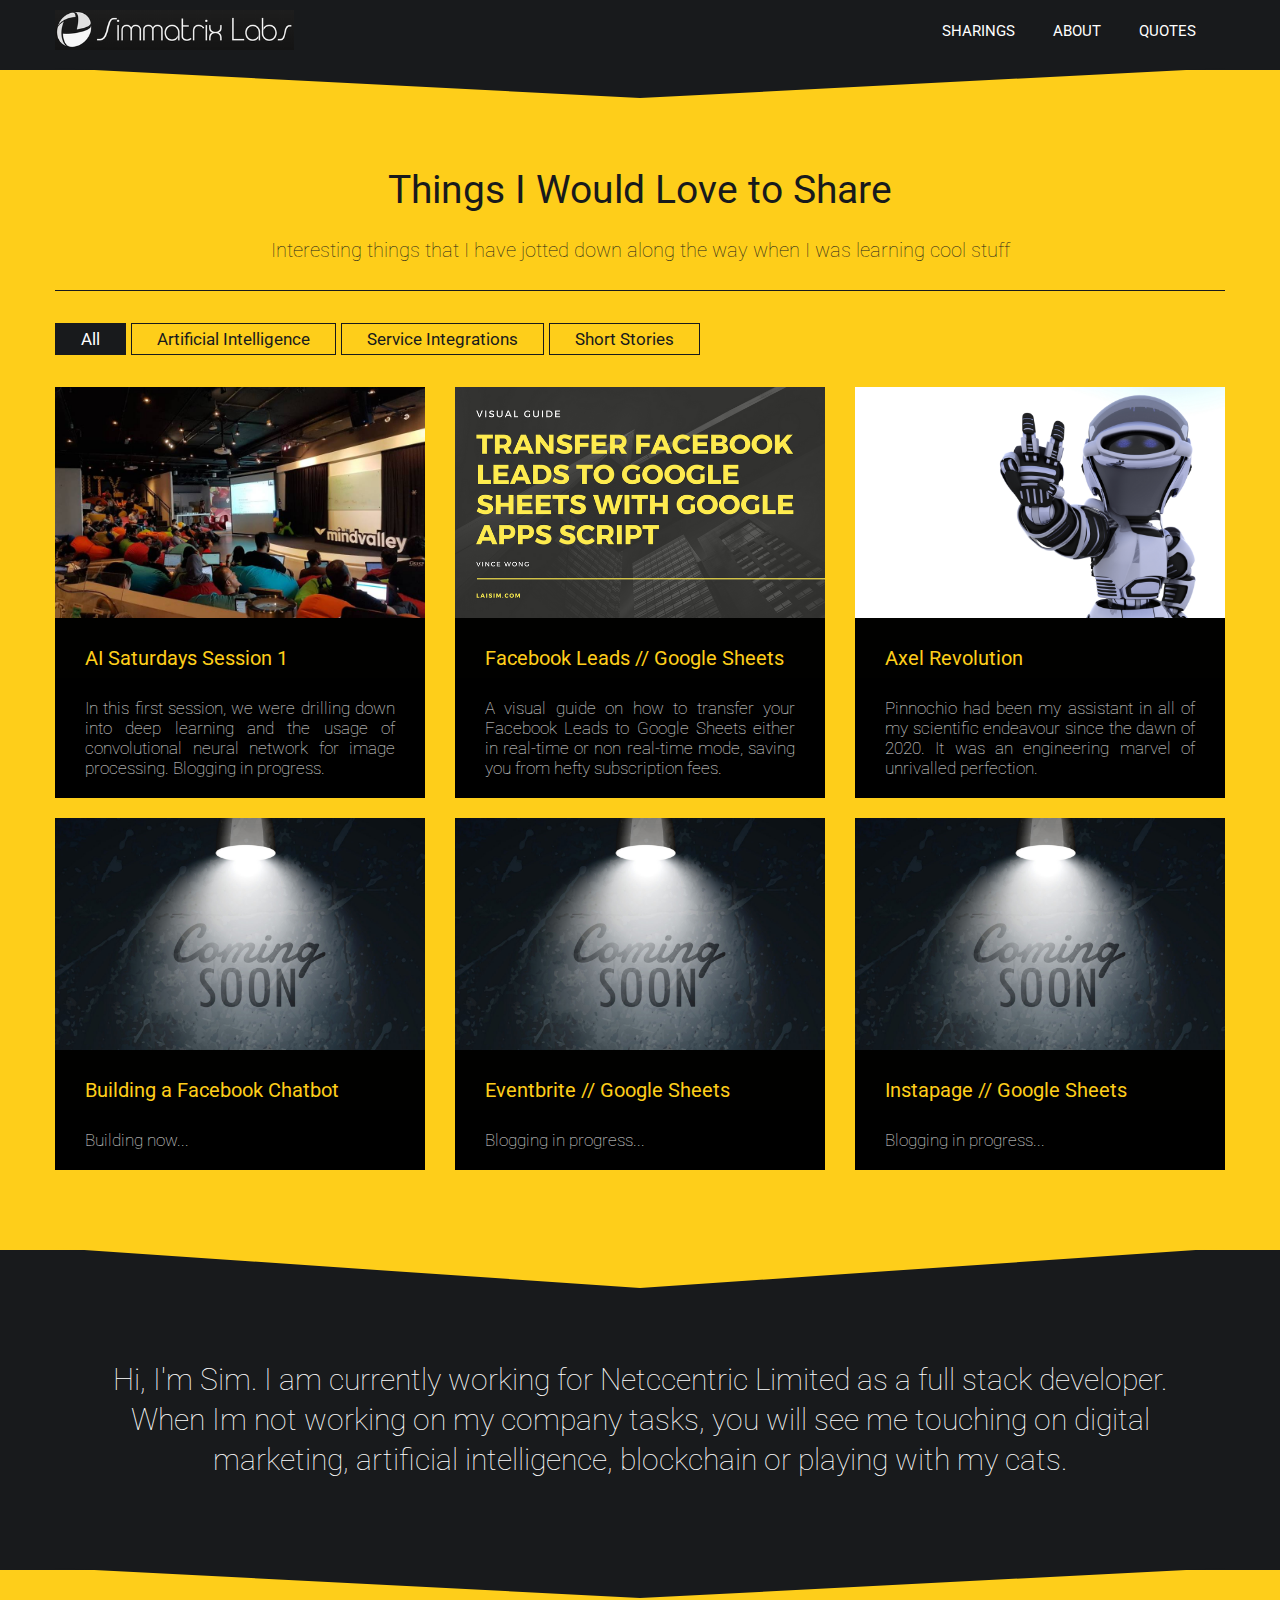
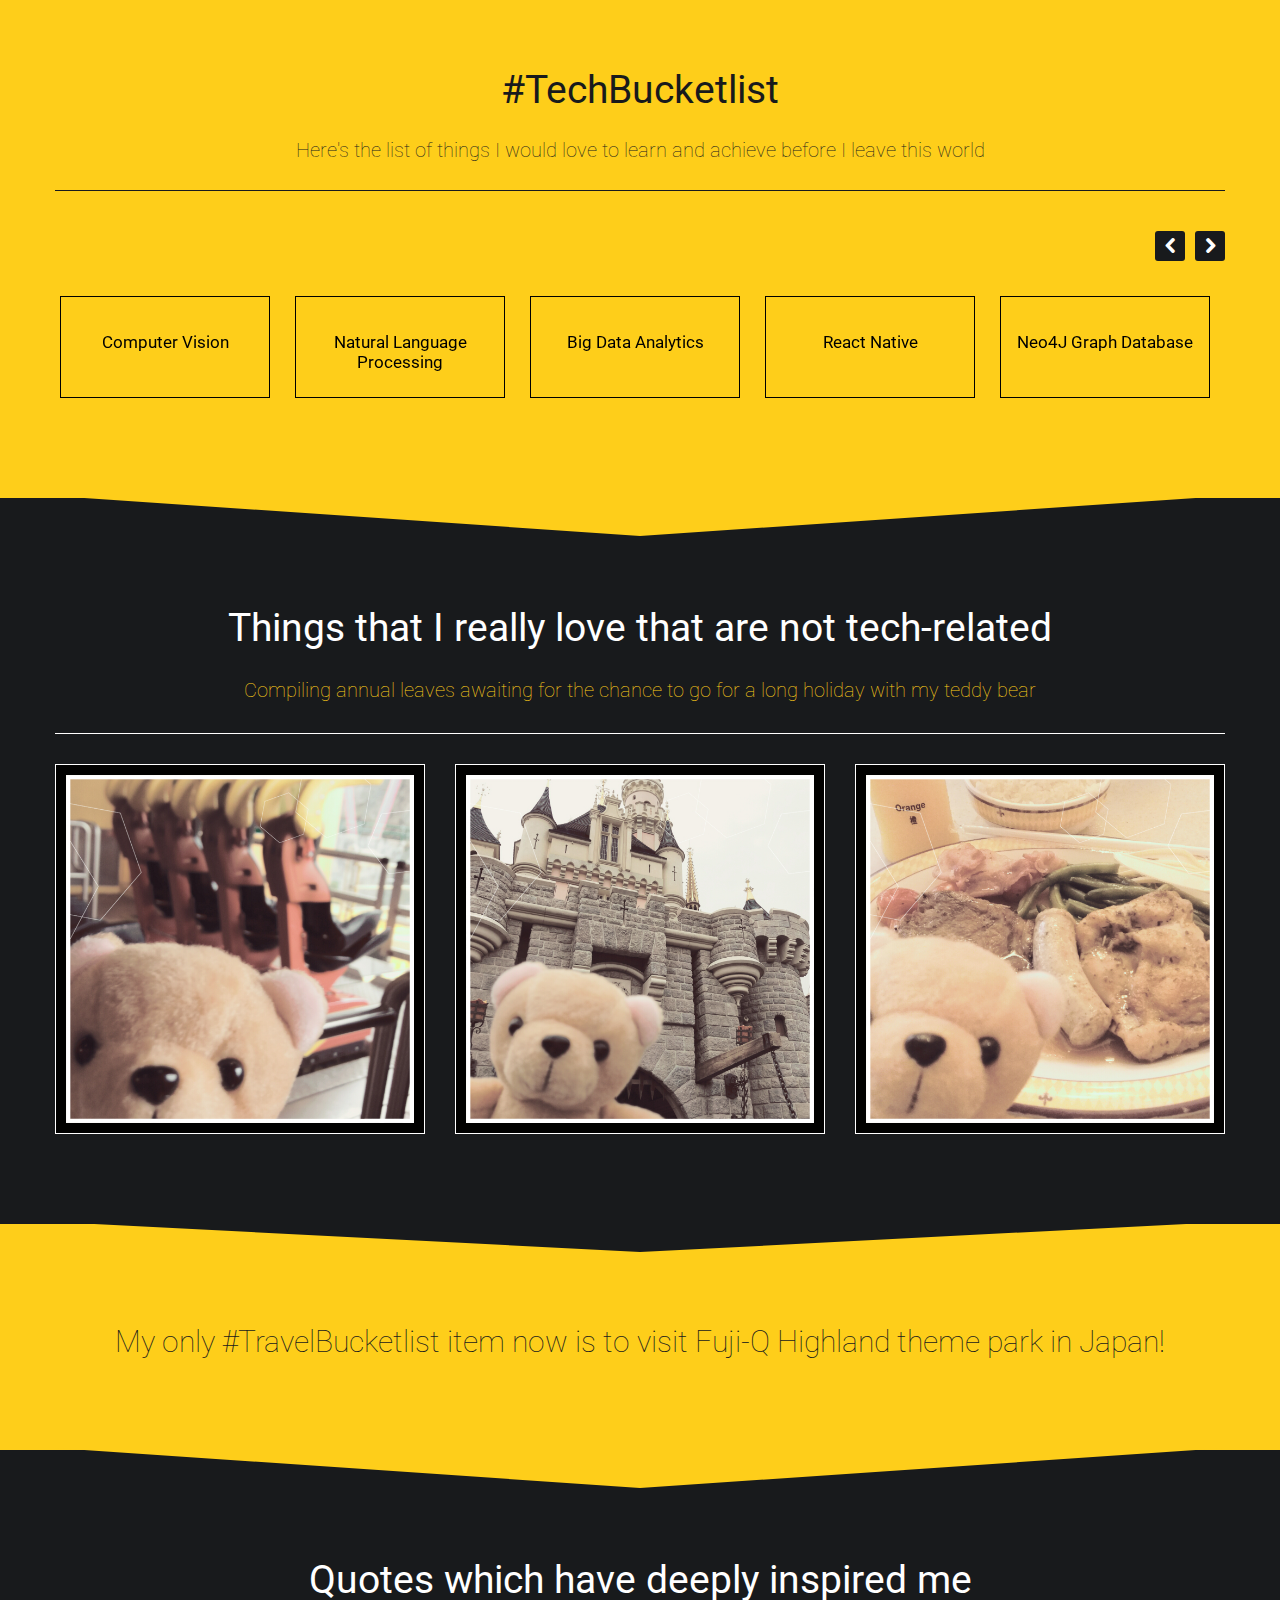
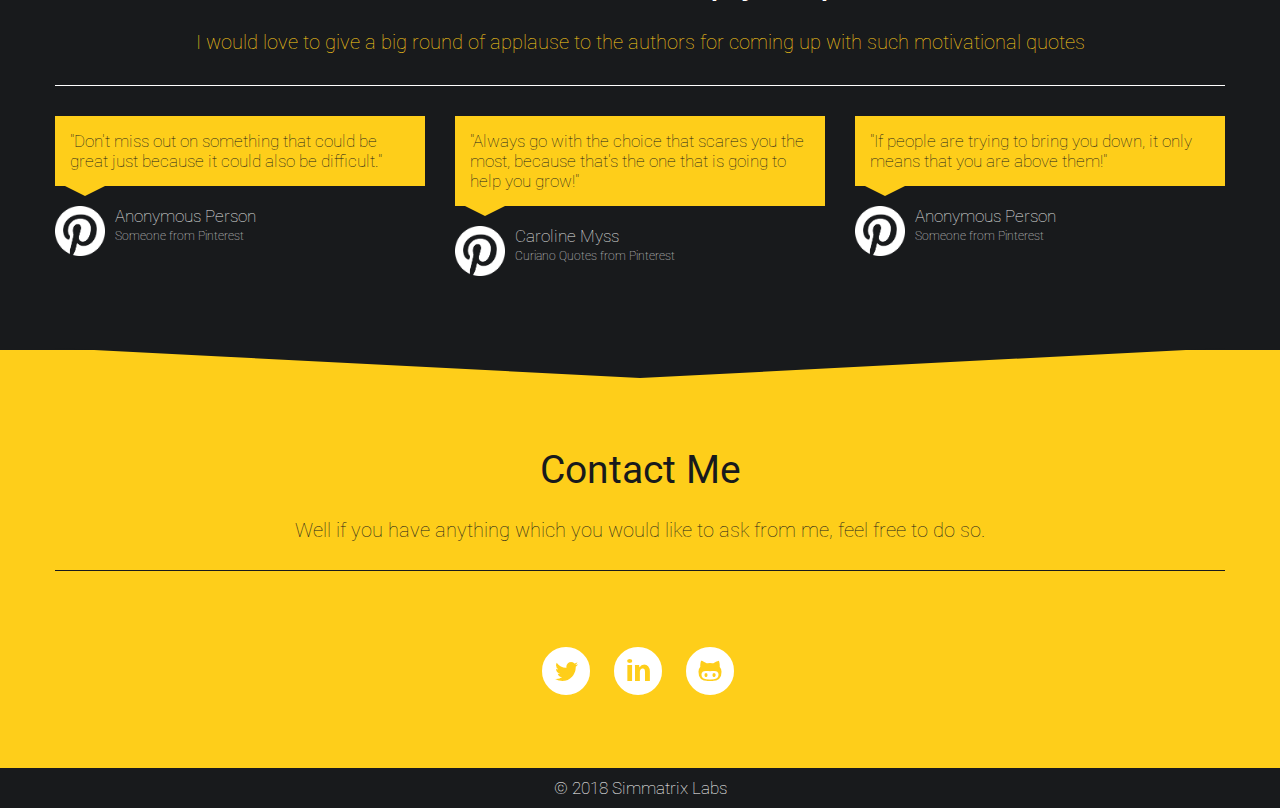
<file: index.html>
<!DOCTYPE html>
<!--
 * A Design by GraphBerry
 * Author: GraphBerry
 * Author URL: http://graphberry.com
 * License: http://graphberry.com/pages/license
-->
<html lang="en">

    <head>
        <!-- Global site tag (gtag.js) - Google Analytics -->
        <script async src="https://www.googletagmanager.com/gtag/js?id=G-CCZ04DTD64"></script>
        <script>
          window.dataLayer = window.dataLayer || [];
          function gtag(){dataLayer.push(arguments);}
          gtag('js', new Date());
          gtag('config', 'G-CCZ04DTD64');
          gtag('event', 'Test Event Action B', {
              'event_category': 'Test Event Category B',
              'event_label': 'Test Event Label B'
          });
        </script>

        <meta charset=utf-8>
        <meta name="viewport" content="width=device-width, initial-scale=1.0">
        <title>Simmatrix Labs</title>
        <!-- Load Roboto font -->
        <link href='https://fonts.googleapis.com/css?family=Roboto:400,300,700&amp;subset=latin,latin-ext' rel='stylesheet' type='text/css'>
        <!-- Load css styles -->
        <link rel="stylesheet" type="text/css" href="css/bootstrap.css" />
        <link rel="stylesheet" type="text/css" href="css/bootstrap-responsive.css" />
        <link rel="stylesheet" type="text/css" href="css/style.css" />
        <link rel="stylesheet" type="text/css" href="css/pluton.css" />
        <!--[if IE 7]>
            <link rel="stylesheet" type="text/css" href="css/pluton-ie7.css" />
        <![endif]-->
        <link rel="stylesheet" type="text/css" href="css/jquery.cslider.css" />
        <link rel="stylesheet" type="text/css" href="css/jquery.bxslider.css" />
        <link rel="stylesheet" type="text/css" href="css/animate.css" />
    </head>

    <body>
        <div class="navbar">
            <div class="navbar-inner">
                <div class="container">
                    <a href="#" class="brand">
                        <img src="images/logo.png" height="40" alt="Logo" />
                        <!-- This is website logo -->
                    </a>
                    <!-- Navigation button, visible on small resolution -->
                    <button type="button" class="btn btn-navbar" data-toggle="collapse" data-target=".nav-collapse">
                        <i class="icon-menu"></i>
                    </button>
                    <!-- Main navigation -->
                    <div class="nav-collapse collapse pull-right">
                        <ul class="nav" id="top-navigation">
                            <li><a href="#portfolio" class="active">Sharings</a></li>
                            <li><a href="#about">About</a></li>
                            <li><a href="#clients">Quotes</a></li>
                        </ul>
                    </div>
                    <!-- End main navigation -->
                </div>
            </div>
        </div>

        <!-- Portfolio section start -->
        <div class="section secondary-section" id="portfolio">
            <div class="triangle"></div>
            <div class="container">
                <div class=" title">
                    <h1>Things I Would Love to Share</h1>
                    <p>Interesting things that I have jotted down along the way when I was learning cool stuff</p>
                </div>
                <ul class="nav nav-pills">
                    <li class="filter" data-filter="all">
                        <a href="#noAction">All</a>
                    </li>
                    <li class="filter" data-filter="ai">
                        <a href="#noAction">Artificial Intelligence</a>
                    </li>
                    <li class="filter" data-filter="service-integrations">
                        <a href="#noAction">Service Integrations</a>
                    </li>
                    <li class="filter" data-filter="short-stories">
                        <a href="#noAction">Short Stories</a>
                    </li>
                </ul>

                <div id="single-project">
                    <div id="slidingDiv1" class="toggleDiv row-fluid single-project">
                        <div class="span6">
                            <img src="journal/aisaturdays-session-1/images/banner.svg" alt="project 1" />
                        </div>
                        <div class="span6">
                            <div class="project-description">
                                <div class="project-title clearfix">
                                    <h3>AI Saturdays Session</h3>
                                    <span class="show_hide close">
                                        <i class="icon-cancel"></i>
                                    </span>
                                </div>
                                <div class="project-info">
                                    <div>
                                        <span>Venue</span>Mindvalley Kuala Lumpur</div>
                                    <div>
                                        <span>Date</span>January 06, 2018</div>
                                    <div>
                                        <span>Feelings</span>Excited. Satisfied. Fulfilling.</div>
                                    <!-- <div>
                                        <span>Link</span><a target="_blank" href="http://simmatrix.github.io/journal/aisaturdays-session-1">http://simmatrix.github.io/journal/aisaturdays-session-1</a>
                                    </div> -->
                                </div>
                                <p>In this first session, we were drilling down into deep learning and the usage of convolutional neural network for image processing tasks. We went through some research papers and Youtube videos of Stanford University lecture sessions</p>
                            </div>
                        </div>
                    </div>

                    <div id="slidingDiv2" class="toggleDiv row-fluid single-project">
                        <div class="span6">
                            <img src="journal/facebook-leads-google-sheets-integrations/images/banner.svg" alt="project 2">
                        </div>
                        <div class="span6">
                            <div class="project-description">
                                <div class="project-title clearfix">
                                    <h3>Facebook Leads & Google Sheets Free Integration with Google Apps Script</h3>
                                    <span class="show_hide close">
                                        <i class="icon-cancel"></i>
                                    </span>
                                </div>
                                <div class="project-info">
                                    <div>
                                        <span>Date</span>December 2017</div>
                                    <div>
                                        <span>Purpose</span>To save money from paying subscription fees</div>
                                    <div>
                                        <span>Link</span><a href="https://github.com/simmatrix/facebook-leads-google-sheets-integration" target="_blank">Click to view full article</a></div>
                                </div>
                                <p>A visual guide on how to transfer your Facebook Leads to Google Sheets either in real-time or non real-time mode, saving you from hefty subscription fees.</p>
                            </div>
                        </div>
                    </div>

                    <div id="slidingDiv3" class="toggleDiv row-fluid single-project">
                        <div class="span6">
                            <img src="journal/axel-revolution/images/banner.svg" alt="project 3">
                        </div>
                        <div class="span6">
                            <div class="project-description">
                                <div class="project-title clearfix">
                                    <h3>Axel Revolution</h3>
                                    <span class="show_hide close">
                                        <i class="icon-cancel"></i>
                                    </span>
                                </div>
                                <div class="project-info">
                                    <div>
                                        <span>Year</span>2008</div>
                                    <div>
                                        <span>Genre</span>Science Fiction</div>
                                    <div>
                                        <span>Link</span><a href="https://simmatrix.github.com/journal/axel-revolution" target="_blank">Click to continue on the adventure</a></div>
                                    <!-- <div>
                                        <span>Link</span><a target="_blank" href="http://simmatrix.github.io/journal/aisaturdays-session-1">http://simmatrix.github.io/journal/aisaturdays-session-1</a>
                                    </div> -->
                                </div>
                                <p>"No! Why, Pinnochio?" Scalding tears were brimming in my eyes before streaming down my cheeks. My sight were fixed on the flying shrapnel all over the sky. Pinnochio had sacrificed itself for the sake of my life. The two flickering infrared sensors on the ground were as though Pinnochio twinkling its eyes, bidding farewell to me. From that day onwards, I knew that I would never see it again. It all started like this...</p>
                            </div>
                        </div>
                    </div>

                    <div id="slidingDiv4" class="toggleDiv row-fluid single-project">
                        <div class="span6">
                            <img src="journal/core/images/banner.svg" alt="project 4">
                        </div>
                        <div class="span6">
                            <div class="project-description">
                                <div class="project-title clearfix">
                                    <h3>Building a Facebook Chatbot</h3>
                                    <span class="show_hide close">
                                        <i class="icon-cancel"></i>
                                    </span>
                                </div>
                                <div class="project-info">
                                    <div>
                                        <span>Venue</span>Mindvalley Kuala Lumpur</div>
                                    <div>
                                        <span>Date</span>January 13, 2018</div>
                                    <div>
                                        <span>Feelings</span>Excited. Satisfied. Fulfilling.</div>
                                    <!-- <div>
                                        <span>Link</span><a target="_blank" href="http://simmatrix.github.io/journal/aisaturdays-session-1">http://simmatrix.github.io/journal/aisaturdays-session-1</a>
                                    </div> -->
                                </div>
                                <p>How far you go in life depends on your being tender with the young, compassionate with the aged, sympathetic with the striving and tolerant of the weak and strong. Because someday in your life you will have been all of these.</p>
                            </div>
                        </div>
                    </div>

                    <div id="slidingDiv5" class="toggleDiv row-fluid single-project">
                        <div class="span6">
                            <img src="journal/core/images/banner.svg" alt="project 5">
                        </div>
                        <div class="span6">
                            <div class="project-description">
                                <div class="project-title clearfix">
                                    <h3>Eventbrite and Google Sheets Integration</h3>
                                    <span class="show_hide close">
                                        <i class="icon-cancel"></i>
                                    </span>
                                </div>
                                <div class="project-info">
                                    <div>
                                        <span>Client</span>Some Client Name</div>
                                    <div>
                                        <span>Date</span>July 2013</div>
                                    <div>
                                        <span>Skills</span>HTML5, CSS3, JavaScript</div>
                                    <div>
                                        <span>Link</span>http://examplecomp.com</div>
                                </div>
                                <p>Life's but a walking shadow, a poor player, that struts and frets his hour upon the stage, and then is heard no more; it is a tale told by an idiot, full of sound and fury, signifying nothing.</p>
                            </div>
                        </div>
                    </div>

                    <div id="slidingDiv6" class="toggleDiv row-fluid single-project">
                        <div class="span6">
                            <img src="journal/core/images/banner.svg" alt="project 6">
                        </div>
                        <div class="span6">
                            <div class="project-description">
                                <div class="project-title clearfix">
                                    <h3>Instapage and Google Sheets Integration</h3>
                                    <span class="show_hide close">
                                        <i class="icon-cancel"></i>
                                    </span>
                                </div>
                                <div class="project-info">
                                    <div>
                                        <span>Venue</span>Mindvalley Kuala Lumpur</div>
                                    <div>
                                        <span>Date</span>January 20, 2018</div>
                                    <div>
                                        <span>Feelings</span>Excited. Satisfied. Fulfilling.</div>
                                    <!-- <div>
                                        <span>Link</span><a target="_blank" href="http://simmatrix.github.io/journal/aisaturdays-session-1">http://simmatrix.github.io/journal/aisaturdays-session-1</a>
                                    </div> -->
                                </div>
                                <p>We need to give each other the space to grow, to be ourselves, to exercise our diversity. We need to give each other space so that we may both give and receive such beautiful things as ideas, openness, dignity, joy, healing, and inclusion.</p>
                            </div>
                        </div>
                    </div>

                    <ul id="portfolio-grid" class="thumbnails row">
                        <li class="span4 mix ai">
                            <div class="thumbnail">
                                <img src="journal/aisaturdays-session-1/images/banner.svg" alt="project 1">
                                <a href="#single-project" class="more show_hide" rel="#slidingDiv1">
                                    <i class="icon-plus"></i>
                                </a>
                                <h3>AI Saturdays Session 1</h3>
                                <p>In this first session, we were drilling down into deep learning and the usage of convolutional neural network for image processing. Blogging in progress.</p>
                                <div class="mask"></div>
                            </div>
                        </li>
                        <li class="span4 mix service-integrations">
                            <div class="thumbnail">
                                <img src="journal/facebook-leads-google-sheets-integrations/images/banner.svg" alt="project 2">
                                <a href="#single-project" class="show_hide more" rel="#slidingDiv2">
                                    <i class="icon-plus"></i>
                                </a>
                                <h3>Facebook Leads // Google Sheets</h3>
                                <p>A visual guide on how to transfer your Facebook Leads to Google Sheets either in real-time or non real-time mode, saving you from hefty subscription fees.</p>
                                <div class="mask"></div>
                            </div>
                        </li>
                        <li class="span4 mix short-stories">
                            <div class="thumbnail">
                                <img src="journal/axel-revolution/images/banner.svg" alt="project 3">
                                <a href="#single-project" class="show_hide more" rel="#slidingDiv3">
                                    <i class="icon-plus"></i>
                                </a>
                                <h3>Axel Revolution</h3>
                                <p>Pinnochio had been my assistant in all of my scientific endeavour since the dawn of 2020. It was an engineering marvel of unrivalled perfection.</p>
                                <div class="mask"></div>
                            </div>
                        </li>
                        <li class="span4 mix ai">
                            <div class="thumbnail">
                                <img src="journal/core/images/banner.svg" alt="project 4">
                                <a style="display:none;" href="#single-project" class="show_hide more" rel="#slidingDiv4">
                                    <i class="icon-plus"></i>
                                </a>
                                <h3>Building a Facebook Chatbot</h3>
                                <p>Building now...</p>
                                <div class="mask"></div>
                            </div>
                        </li>
                        <li class="span4 mix service-integrations">
                            <div class="thumbnail">
                                <img src="journal/core/images/banner.svg" alt="project 5">
                                <a style="display:none;" href="#single-project" class="show_hide more" rel="#slidingDiv5">
                                    <i class="icon-plus"></i>
                                </a>
                                <h3>Eventbrite // Google Sheets</h3>
                                <p>Blogging in progress...</p>
                                <div class="mask"></div>
                            </div>
                        </li>
                        <li class="span4 mix service-integrations">
                            <div class="thumbnail">
                                <img src="journal/core/images/banner.svg" alt="project 6">
                                <a style="display:none;" href="#single-project" class="show_hide more" rel="#slidingDiv6">
                                    <i class="icon-plus"></i>
                                </a>
                                <h3>Instapage // Google Sheets</h3>
                                <p>Blogging in progress...</p>
                                <div class="mask"></div>
                            </div>
                        </li>
                    </ul>
                </div>
            </div>
        </div>
        <!-- Portfolio section end -->

        <div class="section primary-section">
            <div class="triangle"></div>
            <div class="container centered">
                <p class="large-text">Hi, I'm Sim. I am currently working for Netccentric Limited as a full stack developer. When Im not working on my company tasks, you will see me touching on digital marketing, artificial intelligence, blockchain or playing with my cats.</p>
            </div>
        </div>

        <div class="section secondary-section">
            <div class="triangle"></div>
            <div class="container centered">
                <div class="title">
                    <h1>#TechBucketlist</h1>
                    <p>Here's the list of things I would love to learn and achieve before I leave this world</p>
                </div>
                <div class="sub-section">
                    <div class="clearfix" style="margin-bottom: 25px;">
                        <ul class="client-nav pull-right">
                            <li id="client-prev"></li>
                            <li id="client-next"></li>
                        </ul>
                    </div>
                    <ul class="row client-slider" id="clint-slider">
                        <li>
                            <div>Computer Vision</div>
                        </li>
                        <li>
                            <div>Natural Language Processing</div>
                        </li>
                        <li>
                            <div>Big Data Analytics</div>
                        </li>
                        <li>
                            <div>React Native</div>
                        </li>
                        <li>
                            <div>Neo4J Graph Database</div>
                        </li>
                        <li>
                            <div>Blockchain & DApps</div>
                        </li>
                        <li>
                            <div>Arduino & Raspberry Pi</div>
                        </li>
                    </ul>
                </div>
                <p>&nbsp;</p>
            </div>
        </div>

        <!-- About us section start -->
        <div class="section primary-section" id="about">
            <div class="triangle"></div>
            <div class="container">
                <div class="title">
                    <h1>Things that I really love that are not tech-related</h1>
                    <p>Compiling annual leaves awaiting for the chance to go for a long holiday with my teddy bear</p>
                </div>
                <div class="row-fluid team">
                    <div class="span4" id="first-person">
                        <div class="thumbnail">
                            <img src="images/love1.jpg" alt="team 1">
                            <div class="mask">
                                <h2>Roller Coaster</h2>
                                <p>Initially I was still quite hesitant and afraid of going for extreme roller coaster rides, but then I felt that through these rides, it flushed away all of my accumulated stress. The joy is purely ineffable!</p>
                            </div>
                        </div>
                    </div>
                    <div class="span4" id="first-person">
                        <div class="thumbnail">
                            <img src="images/love2.jpg" alt="team 1">
                            <div class="mask">
                                <h2>Travel</h2>
                                <p>I love to travel and my wish is to travel to as many amusement parks as possible. I am marvelled at the splendours of the architecture of all structures within a theme park. Places without amusement parks wouldn't be in my travel list.</p>
                            </div>
                        </div>
                    </div>
                    <div class="span4" id="first-person">
                        <div class="thumbnail">
                            <img src="images/love3.jpg" alt="team 1">
                            <div class="mask">
                                <h2>Good Food</h2>
                                <p>After healing from my severe heartburn, I am delighted and started to enjoy good food. Before this I wouldn't usually care about the food that I would be eating because no matter what I have eaten, I would still suffer from heartburn after every meal.</p>
                            </div>
                        </div>
                    </div>
                <p>&nbsp;</p>
                </div>
            </div>
        </div>
        <!-- About us section end -->

        <div class="section secondary-section">
            <div class="triangle"></div>
            <div class="container centered">
                <p class="large-text">My only #TravelBucketlist item now is to visit Fuji-Q Highland theme park in Japan!</p>
            </div>
        </div>

        <!-- Client section start -->
        <div id="clients">
            <div class="section primary-section">
                <div class="triangle"></div>
                <div class="container">
                    <div class="title">
                        <h1>Quotes which have deeply inspired me</h1>
                        <p>I would love to give a big round of applause to the authors for coming up with such motivational quotes</p>
                    </div>
                    <div class="row">
                        <div class="span4">
                            <div class="testimonial">
                                <p>"Don't miss out on something that could be great just because it could also be difficult."</p>
                                <div class="whopic">
                                    <div class="arrow"></div>
                                    <img src="images/pinterest-logo.png" class="centered" alt="client 3">
                                    <strong>Anonymous Person
                                        <small>Someone from Pinterest</small>
                                    </strong>
                                </div>
                            </div>
                        </div>
                        <div class="span4">
                            <div class="testimonial">
                                <p>"Always go with the choice that scares you the most, because that's the one that is going to help you grow!"</p>
                                <div class="whopic">
                                    <div class="arrow"></div>
                                    <img src="images/pinterest-logo.png" class="centered" alt="client 2">
                                    <strong>Caroline Myss
                                        <small>Curiano Quotes from Pinterest</small>
                                    </strong>
                                </div>
                            </div>
                        </div>
                        <div class="span4">
                            <div class="testimonial">
                                <p>"If people are trying to bring you down, it only means that you are above them!"</p>
                                <div class="whopic">
                                    <div class="arrow"></div>
                                    <img src="images/pinterest-logo.png" class="centered" alt="client 1">
                                    <strong>Anonymous Person
                                        <small>Someone from Pinterest</small>
                                    </strong>
                                </div>
                            </div>
                        </div>
                        <p>&nbsp;</p>
                    </div>
                </div>
            </div>
        </div>

        <!-- Contact section start -->
        <div id="contact" class="contact">
            <div class="section secondary-section">
                <div class="triangle"></div>
                <div class="container">
                    <div class="title">
                        <h1>Contact Me</h1>
                        <p>Well if you have anything which you would like to ask from me, feel free to do so.</p>
                    </div>
                </div>
                <div class="container" style="padding-top:0px;">
                    <div class="row-fluid centered" style=" margin-top: 40px; margin-bottom: 15px;">
                        <ul class="social">
                            <li>
                                <a href="https://twitter.com/SimWL/" target="_blank">
                                    <span class="icon-twitter-circled"></span>
                                </a>
                            </li>
                            <li>
                                <a href="https://www.linkedin.com/in/laisim/" target="_blank">
                                    <span class="icon-linkedin-circled"></span>
                                </a>
                            </li>
                            <li>
                                <a href="https://github.com/simmatrix/" target="_blank">
                                    <span class="icon-github-circled"></span>
                                </a>
                            </li>
                        </ul>
                    </div>
                </div>
            </div>
        </div>
        <!-- Contact section edn -->
        <!-- Footer section start -->
        <div class="footer">
            <p>&copy; 2018 Simmatrix Labs</p>
        </div>
        <!-- Footer section end -->
        <!-- ScrollUp button start -->
        <div class="scrollup">
            <a href="#">
                <i class="icon-up-open"></i>
            </a>
        </div>
        <!-- ScrollUp button end -->
        <!-- Include javascript -->
        <script src="js/jquery.js"></script>
        <script type="text/javascript" src="js/jquery.mixitup.js"></script>
        <script type="text/javascript" src="js/bootstrap.js"></script>
        <script type="text/javascript" src="js/modernizr.custom.js"></script>
        <script type="text/javascript" src="js/jquery.bxslider.js"></script>
        <script type="text/javascript" src="js/jquery.cslider.js"></script>
        <script type="text/javascript" src="js/jquery.placeholder.js"></script>
        <script type="text/javascript" src="js/jquery.inview.js"></script>
        <!-- css3-mediaqueries.js for IE8 or older -->
        <!--[if lt IE 9]>
            <script src="js/respond.min.js"></script>
        <![endif]-->
        <script type="text/javascript" src="js/app.js"></script>
    </body>
</html>
</file>
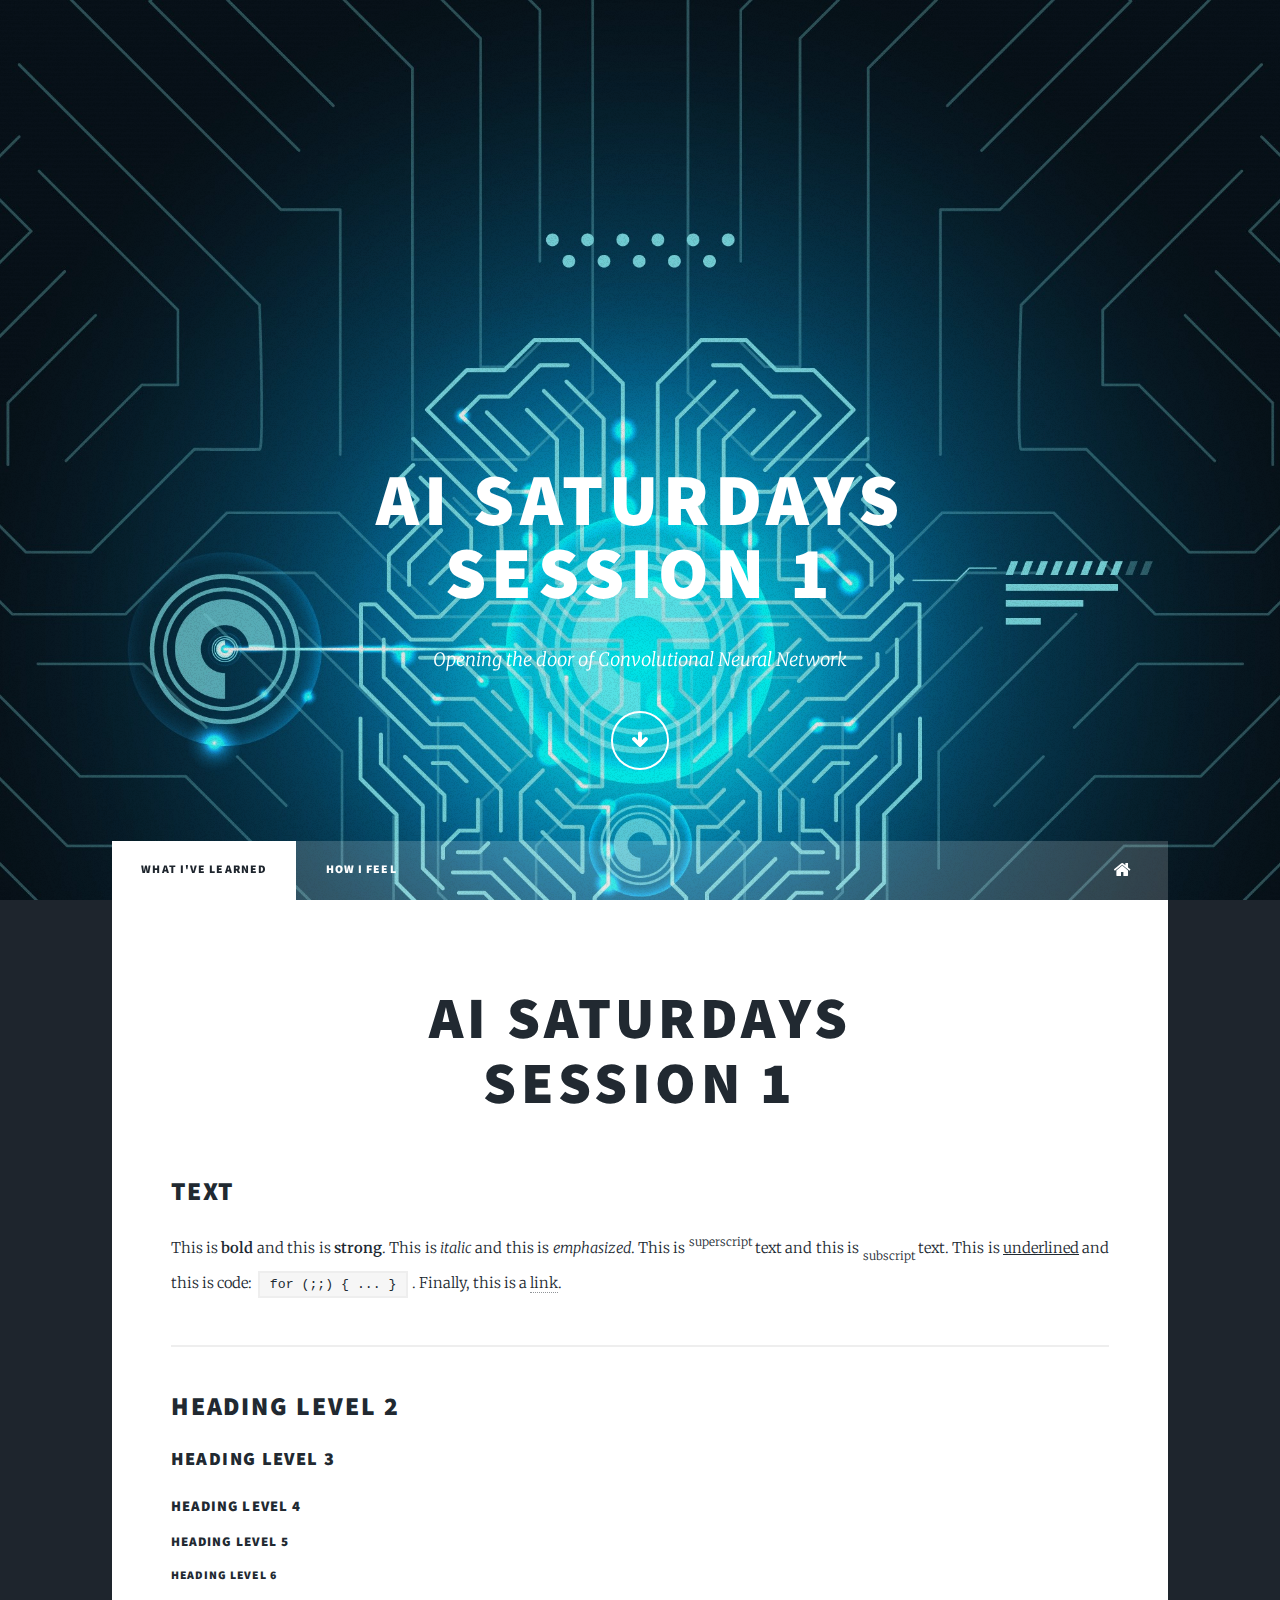
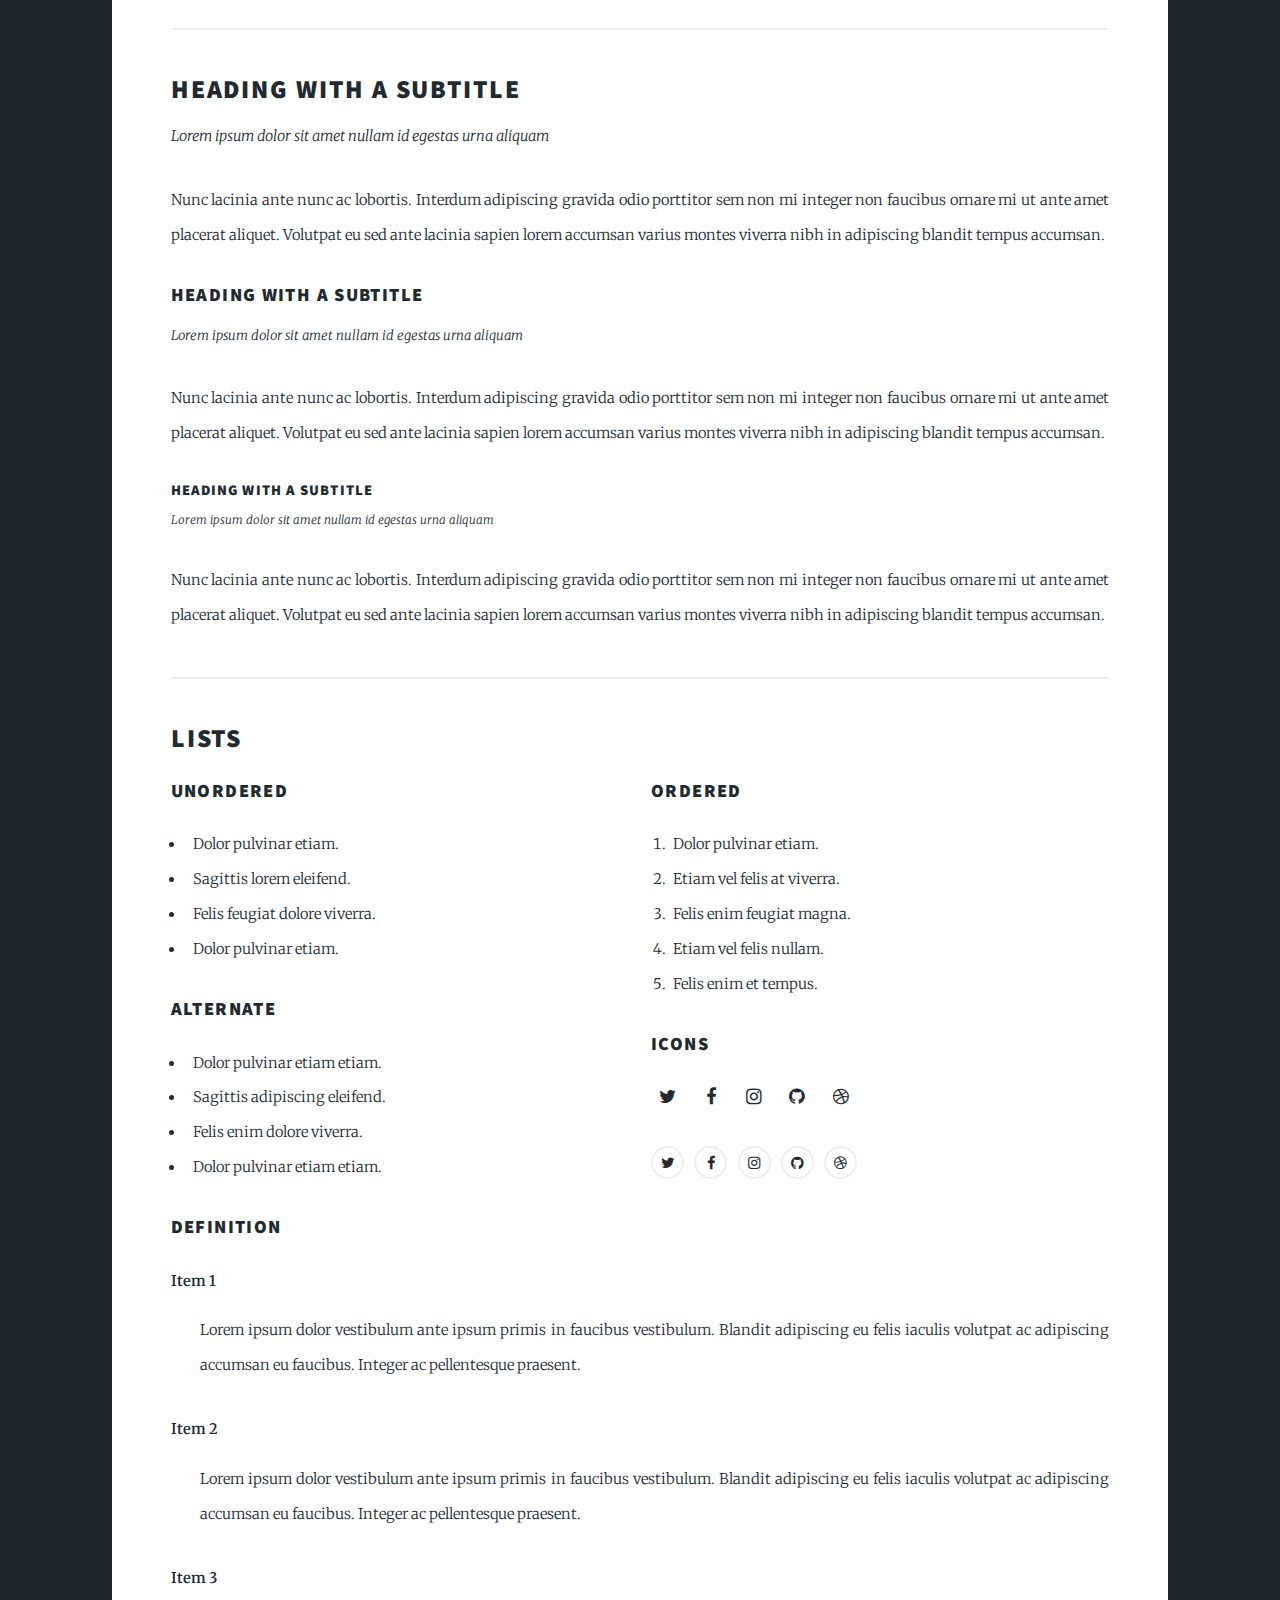
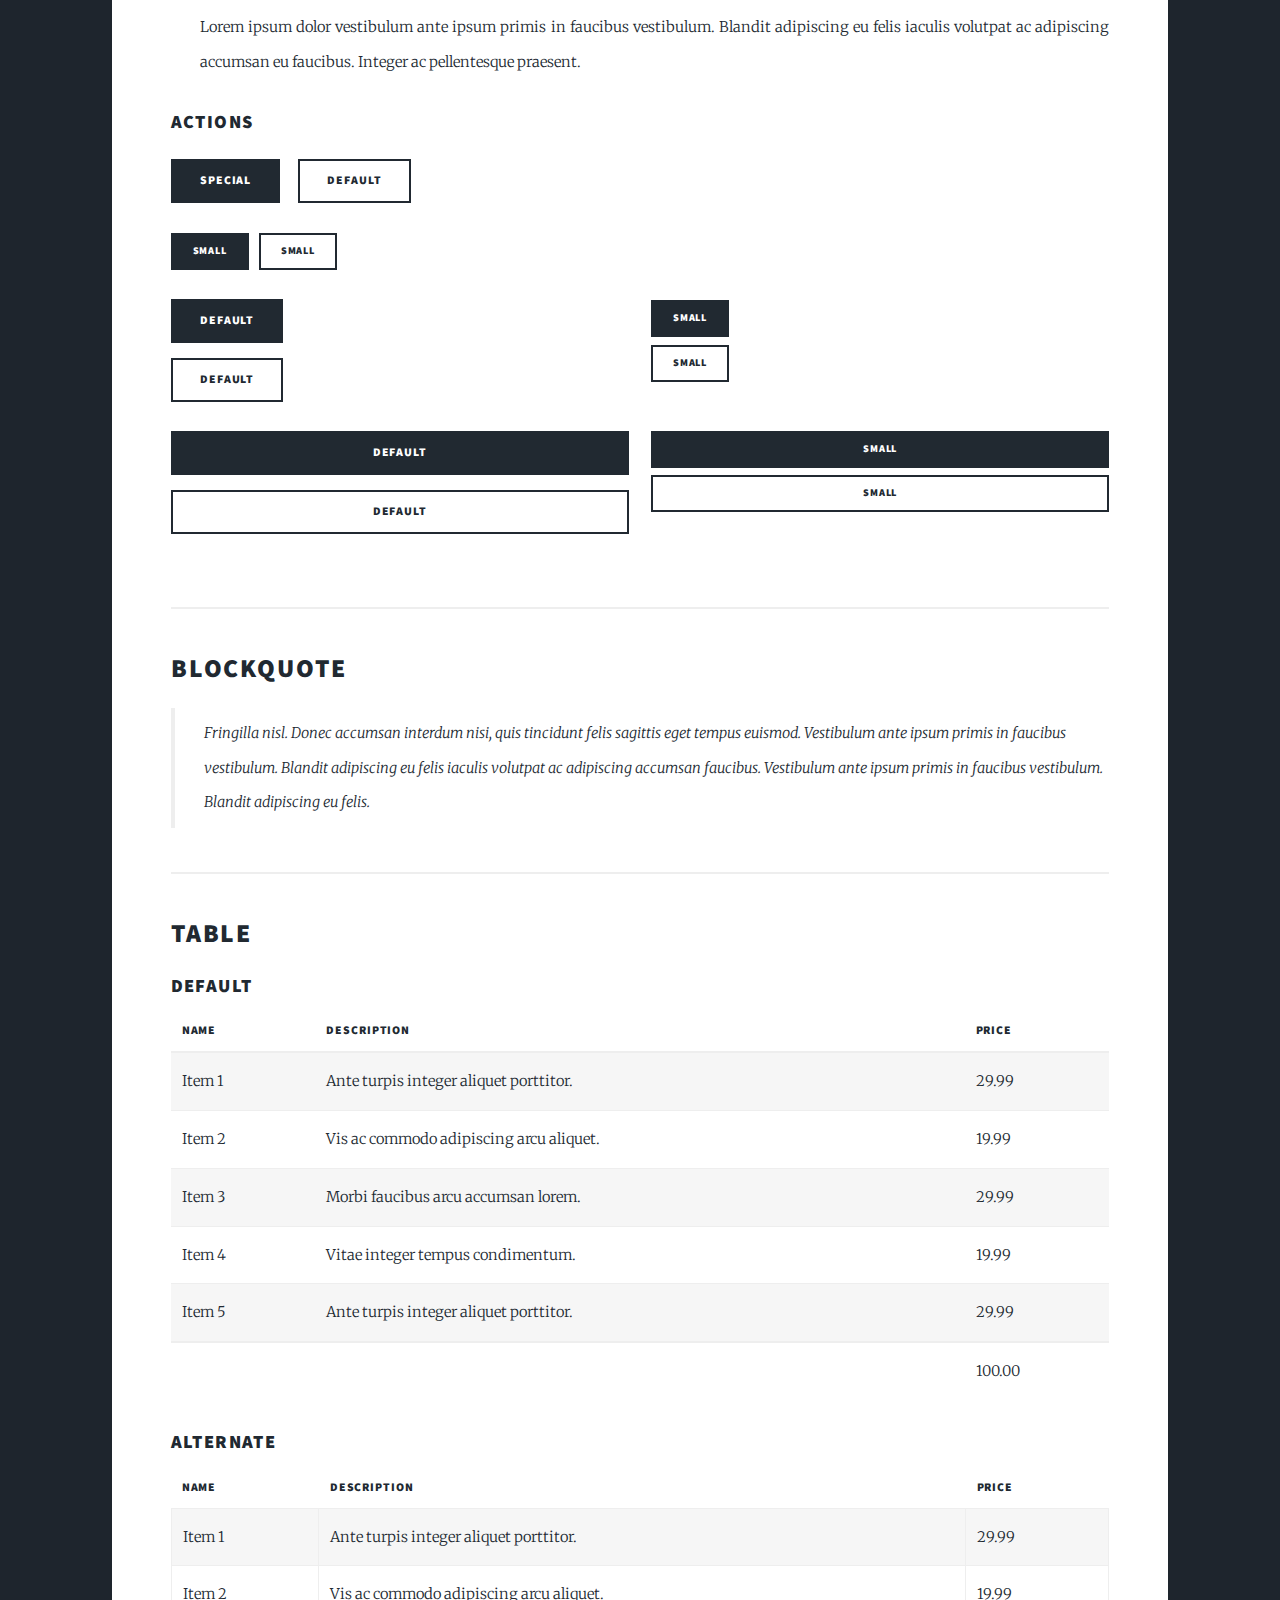
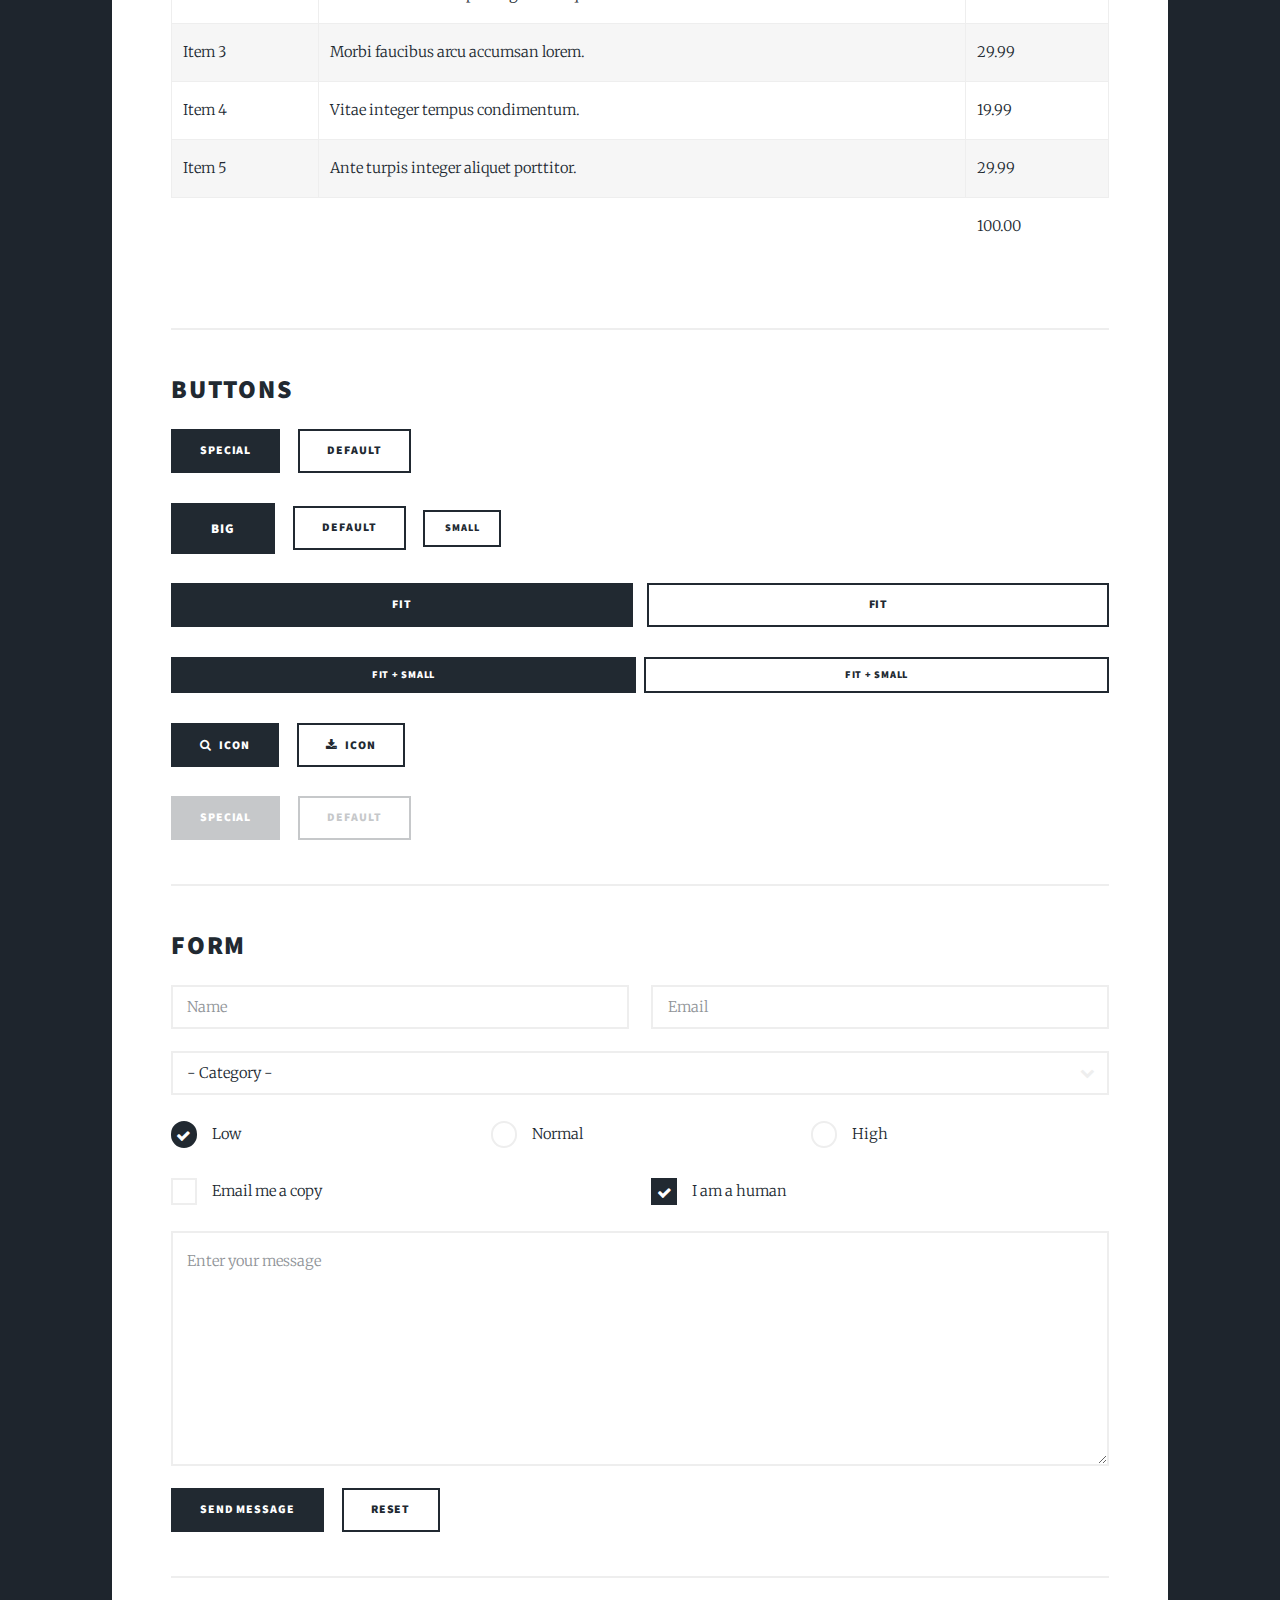
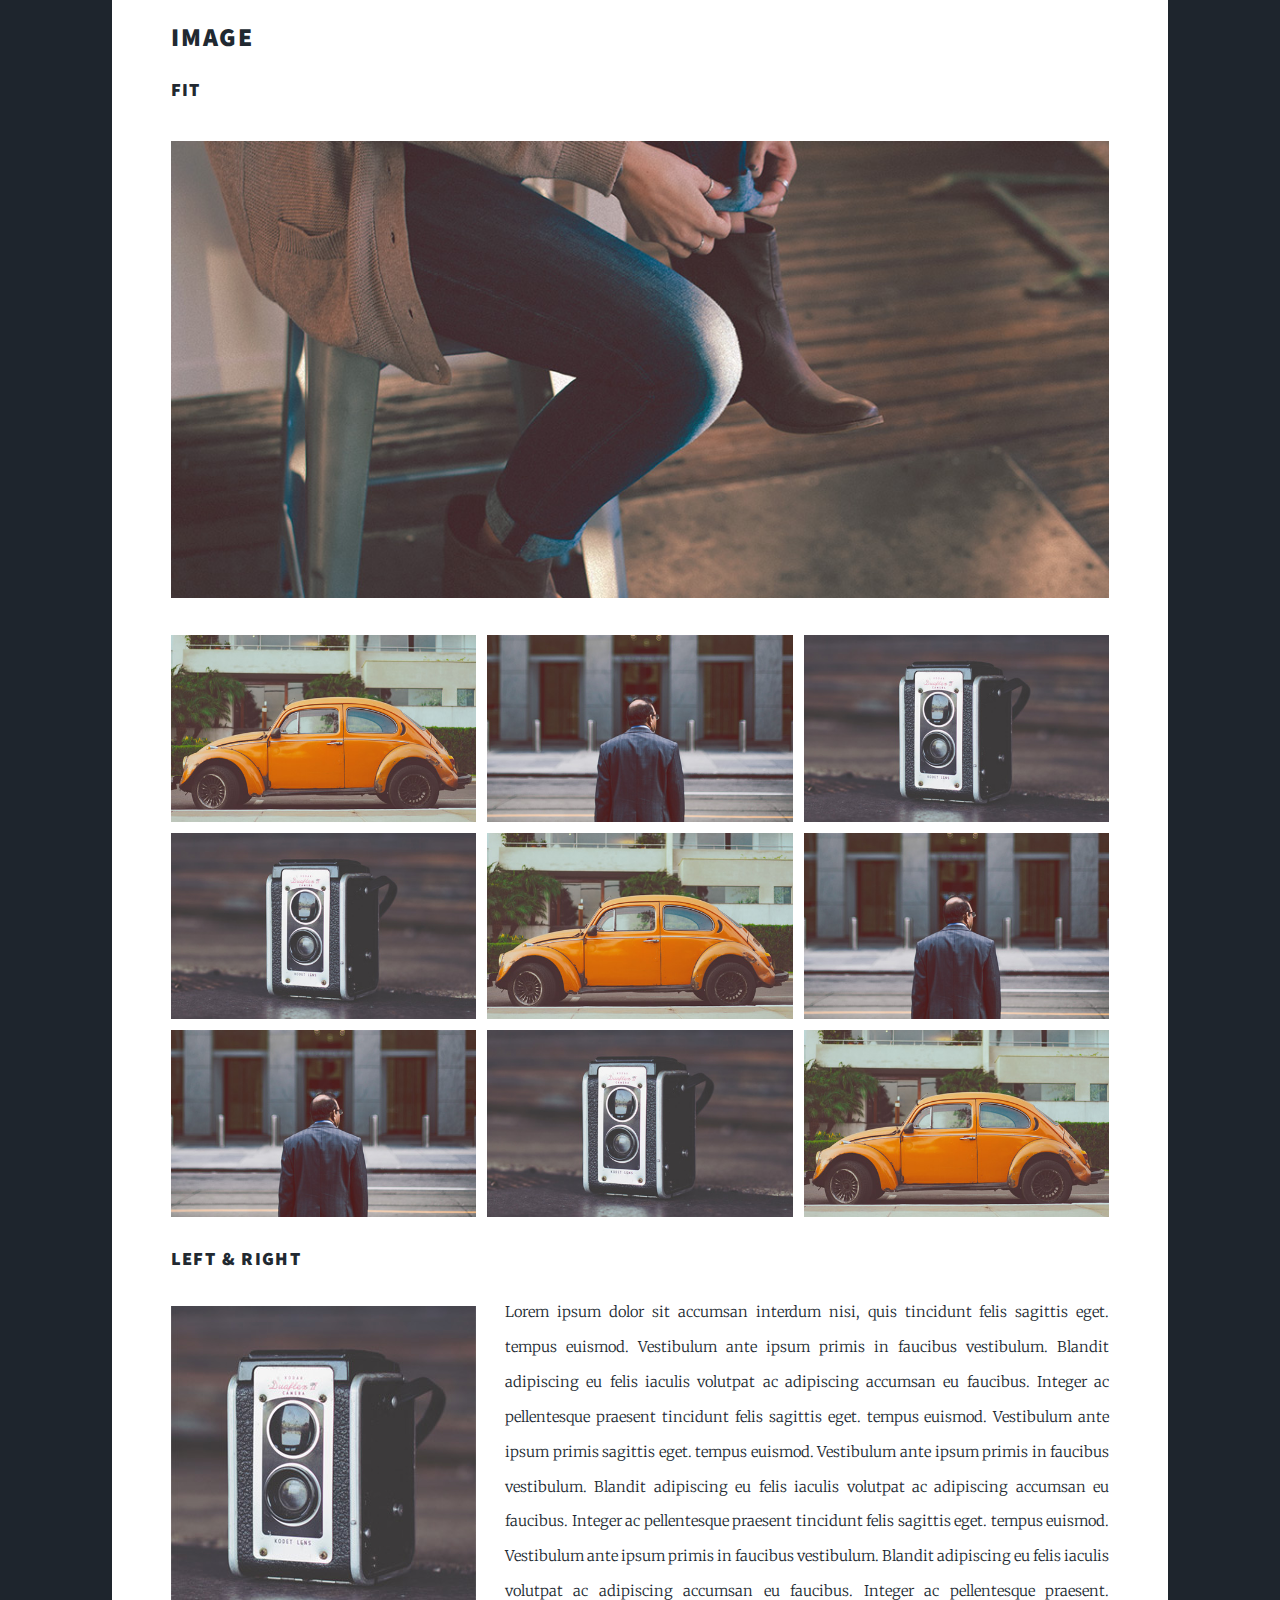
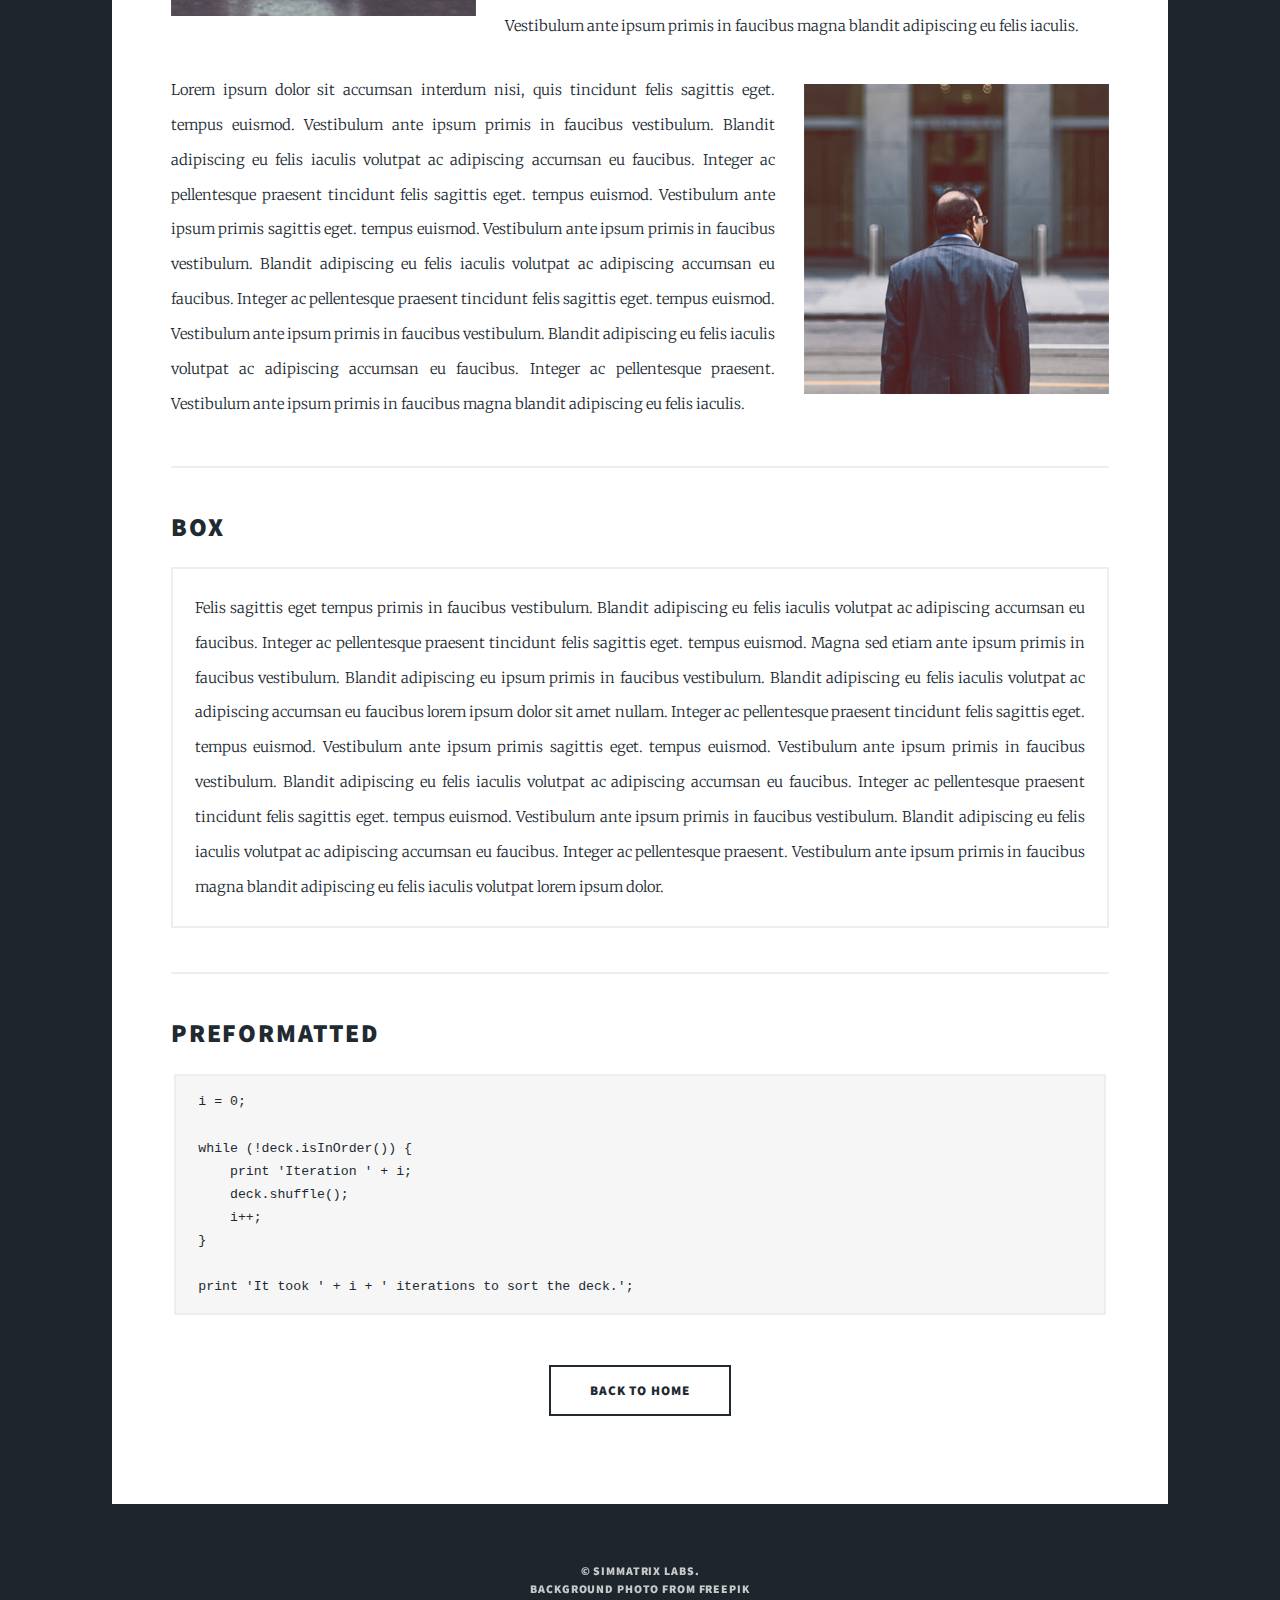
<file: journal/aisaturdays-session-1/index.html>
<!DOCTYPE HTML>
<!--
	Massively by HTML5 UP
	html5up.net | @ajlkn
	Free for personal and commercial use under the CCA 3.0 license (html5up.net/license)
-->
<html>
	<head>
		<title>Simmatrix Journal</title>
		<meta charset="utf-8" />
		<meta name="viewport" content="width=device-width, initial-scale=1, user-scalable=no" />
		<link rel="stylesheet" href="../core/assets/css/main.css" />
		<noscript><link rel="stylesheet" href="../core/assets/css/noscript.css" /></noscript>
		<style>
			#wrapper > .bg {
				background-image: url("../core/images/overlay.png"), linear-gradient(0deg, rgba(0, 0, 0, 0.1), rgba(0, 0, 0, 0.1)), url("images/bg.jpg")!important;
			}
		</style>
	</head>
	<body class="is-loading">

		<!-- Wrapper -->
			<div id="wrapper" class="fade-in">

				<!-- Intro -->
					<div id="intro">
						<h1>AI Saturdays<br />
						Session 1</h1>
						<p>Opening the door of Convolutional Neural Network</p>
						<ul class="actions">
							<li><a href="#header" class="button icon solo fa-arrow-down scrolly">Continue</a></li>
						</ul>
					</div>

				<!-- Header -->
					<header id="header">
						<a href="index.html" class="logo">AI SATURDAYS</a>
					</header>

				<!-- Nav -->
					<nav id="nav">
						<ul class="links">
							<li class="active"><a href="index.html">What I've Learned</a></li>
							<li><a href="feel.html">How I Feel</a></li>
						</ul>
						<ul class="icons">
							<li><a href="http://simmatrix.github.io" class="icon fa-home"><span class="label">Home</span></a></li>
						</ul>
					</nav>

				<!-- Main -->
					<div id="main">

						<!-- Post -->
							<section class="post">
								<header class="major">
									<h1>AI Saturdays<br />
									Session 1</h1>
								</header>

								<!-- Text stuff -->
									<h2>Text</h2>
									<p>This is <b>bold</b> and this is <strong>strong</strong>. This is <i>italic</i> and this is <em>emphasized</em>.
									This is <sup>superscript</sup> text and this is <sub>subscript</sub> text.
									This is <u>underlined</u> and this is code: <code>for (;;) { ... }</code>.
									Finally, this is a <a href="#">link</a>.</p>
									<hr />
									<h2>Heading Level 2</h2>
									<h3>Heading Level 3</h3>
									<h4>Heading Level 4</h4>
									<h5>Heading Level 5</h5>
									<h6>Heading Level 6</h6>
									<hr />
									<header>
										<h2>Heading with a Subtitle</h2>
										<p>Lorem ipsum dolor sit amet nullam id egestas urna aliquam</p>
									</header>
									<p>Nunc lacinia ante nunc ac lobortis. Interdum adipiscing gravida odio porttitor sem non mi integer non faucibus ornare mi ut ante amet placerat aliquet. Volutpat eu sed ante lacinia sapien lorem accumsan varius montes viverra nibh in adipiscing blandit tempus accumsan.</p>
									<header>
										<h3>Heading with a Subtitle</h3>
										<p>Lorem ipsum dolor sit amet nullam id egestas urna aliquam</p>
									</header>
									<p>Nunc lacinia ante nunc ac lobortis. Interdum adipiscing gravida odio porttitor sem non mi integer non faucibus ornare mi ut ante amet placerat aliquet. Volutpat eu sed ante lacinia sapien lorem accumsan varius montes viverra nibh in adipiscing blandit tempus accumsan.</p>
									<header>
										<h4>Heading with a Subtitle</h4>
										<p>Lorem ipsum dolor sit amet nullam id egestas urna aliquam</p>
									</header>
									<p>Nunc lacinia ante nunc ac lobortis. Interdum adipiscing gravida odio porttitor sem non mi integer non faucibus ornare mi ut ante amet placerat aliquet. Volutpat eu sed ante lacinia sapien lorem accumsan varius montes viverra nibh in adipiscing blandit tempus accumsan.</p>

									<hr />

								<!-- Lists -->
									<h2>Lists</h2>
									<div class="row">
										<div class="6u 12u$(small)">

											<h3>Unordered</h3>
											<ul>
												<li>Dolor pulvinar etiam.</li>
												<li>Sagittis lorem eleifend.</li>
												<li>Felis feugiat dolore viverra.</li>
												<li>Dolor pulvinar etiam.</li>
											</ul>

											<h3>Alternate</h3>
											<ul class="alt">
												<li>Dolor pulvinar etiam etiam.</li>
												<li>Sagittis adipiscing eleifend.</li>
												<li>Felis enim dolore viverra.</li>
												<li>Dolor pulvinar etiam etiam.</li>
											</ul>

										</div>
										<div class="6u$ 12u$(small)">

											<h3>Ordered</h3>
											<ol>
												<li>Dolor pulvinar etiam.</li>
												<li>Etiam vel felis at viverra.</li>
												<li>Felis enim feugiat magna.</li>
												<li>Etiam vel felis nullam.</li>
												<li>Felis enim et tempus.</li>
											</ol>

											<h3>Icons</h3>
											<ul class="icons">
												<li><a href="#" class="icon fa-twitter"><span class="label">Twitter</span></a></li>
												<li><a href="#" class="icon fa-facebook"><span class="label">Facebook</span></a></li>
												<li><a href="#" class="icon fa-instagram"><span class="label">Instagram</span></a></li>
												<li><a href="#" class="icon fa-github"><span class="label">Github</span></a></li>
												<li><a href="#" class="icon fa-dribbble"><span class="label">Dribbble</span></a></li>
											</ul>
											<ul class="icons alt">
												<li><a href="#" class="icon alt fa-twitter"><span class="label">Twitter</span></a></li>
												<li><a href="#" class="icon alt fa-facebook"><span class="label">Facebook</span></a></li>
												<li><a href="#" class="icon alt fa-instagram"><span class="label">Instagram</span></a></li>
												<li><a href="#" class="icon alt fa-github"><span class="label">Github</span></a></li>
												<li><a href="#" class="icon alt fa-dribbble"><span class="label">Dribbble</span></a></li>
											</ul>

										</div>
									</div>
									<h3>Definition</h3>
									<dl>
										<dt>Item 1</dt>
										<dd>
											<p>Lorem ipsum dolor vestibulum ante ipsum primis in faucibus vestibulum. Blandit adipiscing eu felis iaculis volutpat ac adipiscing accumsan eu faucibus. Integer ac pellentesque praesent.</p>
										</dd>
										<dt>Item 2</dt>
										<dd>
											<p>Lorem ipsum dolor vestibulum ante ipsum primis in faucibus vestibulum. Blandit adipiscing eu felis iaculis volutpat ac adipiscing accumsan eu faucibus. Integer ac pellentesque praesent.</p>
										</dd>
										<dt>Item 3</dt>
										<dd>
											<p>Lorem ipsum dolor vestibulum ante ipsum primis in faucibus vestibulum. Blandit adipiscing eu felis iaculis volutpat ac adipiscing accumsan eu faucibus. Integer ac pellentesque praesent.</p>
										</dd>
									</dl>

									<h3>Actions</h3>
									<ul class="actions">
										<li><a href="#" class="button special">Special</a></li>
										<li><a href="#" class="button">Default</a></li>
									</ul>
									<ul class="actions small">
										<li><a href="#" class="button special small">Small</a></li>
										<li><a href="#" class="button small">Small</a></li>
									</ul>
									<div class="row">
										<div class="6u 12u$(small)">
											<ul class="actions vertical">
												<li><a href="#" class="button special">Default</a></li>
												<li><a href="#" class="button">Default</a></li>
											</ul>
										</div>
										<div class="6u 12u$(small)">
											<ul class="actions vertical small">
												<li><a href="#" class="button special small">Small</a></li>
												<li><a href="#" class="button small">Small</a></li>
											</ul>
										</div>
									</div>
									<div class="row">
										<div class="6u 12u$(small)">
											<ul class="actions vertical">
												<li><a href="#" class="button special fit">Default</a></li>
												<li><a href="#" class="button fit">Default</a></li>
											</ul>
										</div>
										<div class="6u$ 12u$(small)">
											<ul class="actions vertical small">
												<li><a href="#" class="button special small fit">Small</a></li>
												<li><a href="#" class="button small fit">Small</a></li>
											</ul>
										</div>
									</div>

									<hr />

								<!-- Blockquote -->
									<h2>Blockquote</h2>
									<blockquote>Fringilla nisl. Donec accumsan interdum nisi, quis tincidunt felis sagittis eget tempus euismod. Vestibulum ante ipsum primis in faucibus vestibulum. Blandit adipiscing eu felis iaculis volutpat ac adipiscing accumsan faucibus. Vestibulum ante ipsum primis in faucibus vestibulum. Blandit adipiscing eu felis.</blockquote>

									<hr />

								<!-- Table -->
									<h2>Table</h2>

									<h3>Default</h3>
									<div class="table-wrapper">
										<table>
											<thead>
												<tr>
													<th>Name</th>
													<th>Description</th>
													<th>Price</th>
												</tr>
											</thead>
											<tbody>
												<tr>
													<td>Item 1</td>
													<td>Ante turpis integer aliquet porttitor.</td>
													<td>29.99</td>
												</tr>
												<tr>
													<td>Item 2</td>
													<td>Vis ac commodo adipiscing arcu aliquet.</td>
													<td>19.99</td>
												</tr>
												<tr>
													<td>Item 3</td>
													<td> Morbi faucibus arcu accumsan lorem.</td>
													<td>29.99</td>
												</tr>
												<tr>
													<td>Item 4</td>
													<td>Vitae integer tempus condimentum.</td>
													<td>19.99</td>
												</tr>
												<tr>
													<td>Item 5</td>
													<td>Ante turpis integer aliquet porttitor.</td>
													<td>29.99</td>
												</tr>
											</tbody>
											<tfoot>
												<tr>
													<td colspan="2"></td>
													<td>100.00</td>
												</tr>
											</tfoot>
										</table>
									</div>

									<h3>Alternate</h3>
									<div class="table-wrapper">
										<table class="alt">
											<thead>
												<tr>
													<th>Name</th>
													<th>Description</th>
													<th>Price</th>
												</tr>
											</thead>
											<tbody>
												<tr>
													<td>Item 1</td>
													<td>Ante turpis integer aliquet porttitor.</td>
													<td>29.99</td>
												</tr>
												<tr>
													<td>Item 2</td>
													<td>Vis ac commodo adipiscing arcu aliquet.</td>
													<td>19.99</td>
												</tr>
												<tr>
													<td>Item 3</td>
													<td> Morbi faucibus arcu accumsan lorem.</td>
													<td>29.99</td>
												</tr>
												<tr>
													<td>Item 4</td>
													<td>Vitae integer tempus condimentum.</td>
													<td>19.99</td>
												</tr>
												<tr>
													<td>Item 5</td>
													<td>Ante turpis integer aliquet porttitor.</td>
													<td>29.99</td>
												</tr>
											</tbody>
											<tfoot>
												<tr>
													<td colspan="2"></td>
													<td>100.00</td>
												</tr>
											</tfoot>
										</table>
									</div>

									<hr />

								<!-- Buttons -->
									<h2>Buttons</h2>
									<ul class="actions">
										<li><a href="#" class="button special">Special</a></li>
										<li><a href="#" class="button">Default</a></li>
									</ul>
									<ul class="actions">
										<li><a href="#" class="button special big">Big</a></li>
										<li><a href="#" class="button">Default</a></li>
										<li><a href="#" class="button small">Small</a></li>
									</ul>
									<ul class="actions fit">
										<li><a href="#" class="button special fit">Fit</a></li>
										<li><a href="#" class="button fit">Fit</a></li>
									</ul>
									<ul class="actions fit small">
										<li><a href="#" class="button special fit small">Fit + Small</a></li>
										<li><a href="#" class="button fit small">Fit + Small</a></li>
									</ul>
									<ul class="actions">
										<li><a href="#" class="button special icon fa-search">Icon</a></li>
										<li><a href="#" class="button icon fa-download">Icon</a></li>
									</ul>
									<ul class="actions">
										<li><span class="button special disabled">Special</span></li>
										<li><span class="button disabled">Default</span></li>
									</ul>

									<hr />

								<!-- Form -->
									<h2>Form</h2>

									<form method="post" action="#" class="alt">
										<div class="row uniform">
											<div class="6u 12u$(xsmall)">
												<input type="text" name="demo-name" id="demo-name" value="" placeholder="Name" />
											</div>
											<div class="6u$ 12u$(xsmall)">
												<input type="email" name="demo-email" id="demo-email" value="" placeholder="Email" />
											</div>
											<!-- Break -->
											<div class="12u$">
												<div class="select-wrapper">
													<select name="demo-category" id="demo-category">
														<option value="">- Category -</option>
														<option value="1">Manufacturing</option>
														<option value="1">Shipping</option>
														<option value="1">Administration</option>
														<option value="1">Human Resources</option>
													</select>
												</div>
											</div>
											<!-- Break -->
											<div class="4u 12u$(small)">
												<input type="radio" id="demo-priority-low" name="demo-priority" checked>
												<label for="demo-priority-low">Low</label>
											</div>
											<div class="4u 12u$(small)">
												<input type="radio" id="demo-priority-normal" name="demo-priority">
												<label for="demo-priority-normal">Normal</label>
											</div>
											<div class="4u$ 12u$(small)">
												<input type="radio" id="demo-priority-high" name="demo-priority">
												<label for="demo-priority-high">High</label>
											</div>
											<!-- Break -->
											<div class="6u 12u$(small)">
												<input type="checkbox" id="demo-copy" name="demo-copy">
												<label for="demo-copy">Email me a copy</label>
											</div>
											<div class="6u$ 12u$(small)">
												<input type="checkbox" id="demo-human" name="demo-human" checked>
												<label for="demo-human">I am a human</label>
											</div>
											<!-- Break -->
											<div class="12u$">
												<textarea name="demo-message" id="demo-message" placeholder="Enter your message" rows="6"></textarea>
											</div>
											<!-- Break -->
											<div class="12u$">
												<ul class="actions">
													<li><input type="submit" value="Send Message" class="special" /></li>
													<li><input type="reset" value="Reset" /></li>
												</ul>
											</div>
										</div>
									</form>

									<hr />

								<!-- Image -->
									<h2>Image</h2>

									<h3>Fit</h3>
									<span class="image fit"><img src="images/pic01.jpg" alt="" /></span>
									<div class="box alt">
										<div class="row 50% uniform">
											<div class="4u"><span class="image fit"><img src="images/pic02.jpg" alt="" /></span></div>
											<div class="4u"><span class="image fit"><img src="images/pic03.jpg" alt="" /></span></div>
											<div class="4u$"><span class="image fit"><img src="images/pic04.jpg" alt="" /></span></div>
											<!-- Break -->
											<div class="4u"><span class="image fit"><img src="images/pic04.jpg" alt="" /></span></div>
											<div class="4u"><span class="image fit"><img src="images/pic02.jpg" alt="" /></span></div>
											<div class="4u$"><span class="image fit"><img src="images/pic03.jpg" alt="" /></span></div>
											<!-- Break -->
											<div class="4u"><span class="image fit"><img src="images/pic03.jpg" alt="" /></span></div>
											<div class="4u"><span class="image fit"><img src="images/pic04.jpg" alt="" /></span></div>
											<div class="4u$"><span class="image fit"><img src="images/pic02.jpg" alt="" /></span></div>
										</div>
									</div>

									<h3>Left &amp; Right</h3>
									<p><span class="image left"><img src="images/pic08.jpg" alt="" /></span>Lorem ipsum dolor sit accumsan interdum nisi, quis tincidunt felis sagittis eget. tempus euismod. Vestibulum ante ipsum primis in faucibus vestibulum. Blandit adipiscing eu felis iaculis volutpat ac adipiscing accumsan eu faucibus. Integer ac pellentesque praesent tincidunt felis sagittis eget. tempus euismod. Vestibulum ante ipsum primis sagittis eget. tempus euismod. Vestibulum ante ipsum primis in faucibus vestibulum. Blandit adipiscing eu felis iaculis volutpat ac adipiscing accumsan eu faucibus. Integer ac pellentesque praesent tincidunt felis sagittis eget. tempus euismod. Vestibulum ante ipsum primis in faucibus vestibulum. Blandit adipiscing eu felis iaculis volutpat ac adipiscing accumsan eu faucibus. Integer ac pellentesque praesent. Vestibulum ante ipsum primis in faucibus magna blandit adipiscing eu felis iaculis.</p>
									<p><span class="image right"><img src="images/pic09.jpg" alt="" /></span>Lorem ipsum dolor sit accumsan interdum nisi, quis tincidunt felis sagittis eget. tempus euismod. Vestibulum ante ipsum primis in faucibus vestibulum. Blandit adipiscing eu felis iaculis volutpat ac adipiscing accumsan eu faucibus. Integer ac pellentesque praesent tincidunt felis sagittis eget. tempus euismod. Vestibulum ante ipsum primis sagittis eget. tempus euismod. Vestibulum ante ipsum primis in faucibus vestibulum. Blandit adipiscing eu felis iaculis volutpat ac adipiscing accumsan eu faucibus. Integer ac pellentesque praesent tincidunt felis sagittis eget. tempus euismod. Vestibulum ante ipsum primis in faucibus vestibulum. Blandit adipiscing eu felis iaculis volutpat ac adipiscing accumsan eu faucibus. Integer ac pellentesque praesent. Vestibulum ante ipsum primis in faucibus magna blandit adipiscing eu felis iaculis.</p>

									<hr />

								<!-- Box -->
									<h2>Box</h2>
									<div class="box">
										<p>Felis sagittis eget tempus primis in faucibus vestibulum. Blandit adipiscing eu felis iaculis volutpat ac adipiscing accumsan eu faucibus. Integer ac pellentesque praesent tincidunt felis sagittis eget. tempus euismod. Magna sed etiam ante ipsum primis in faucibus vestibulum. Blandit adipiscing eu ipsum primis in faucibus vestibulum. Blandit adipiscing eu felis iaculis volutpat ac adipiscing accumsan eu faucibus lorem ipsum dolor sit amet nullam. Integer ac pellentesque praesent tincidunt felis sagittis eget. tempus euismod. Vestibulum ante ipsum primis sagittis eget. tempus euismod. Vestibulum ante ipsum primis in faucibus vestibulum. Blandit adipiscing eu felis iaculis volutpat ac adipiscing accumsan eu faucibus. Integer ac pellentesque praesent tincidunt felis sagittis eget. tempus euismod. Vestibulum ante ipsum primis in faucibus vestibulum. Blandit adipiscing eu felis iaculis volutpat ac adipiscing accumsan eu faucibus. Integer ac pellentesque praesent. Vestibulum ante ipsum primis in faucibus magna blandit adipiscing eu felis iaculis volutpat lorem ipsum dolor.</p>
									</div>

									<hr />

								<!-- Preformatted Code -->
									<h2>Preformatted</h2>
									<pre><code>i = 0;

while (!deck.isInOrder()) {
    print 'Iteration ' + i;
    deck.shuffle();
    i++;
}

print 'It took ' + i + ' iterations to sort the deck.';
</code></pre>

								<p style="text-align:center;margin-top:50px;"><a href="#" class="button big">Back to Home</a></p>
							</section>

					</div>

				<!-- Copyright -->
					<div id="copyright">
						&copy; Simmatrix Labs.<br />Background photo from Freepik
					</div>

			</div>

		<!-- Scripts -->
			<script src="../core/assets/js/jquery.min.js"></script>
			<script src="../core/assets/js/jquery.scrollex.min.js"></script>
			<script src="../core/assets/js/jquery.scrolly.min.js"></script>
			<script src="../core/assets/js/skel.min.js"></script>
			<script src="../core/assets/js/util.js"></script>
			<script src="../core/assets/js/main.js"></script>

	</body>
</html>
</file>
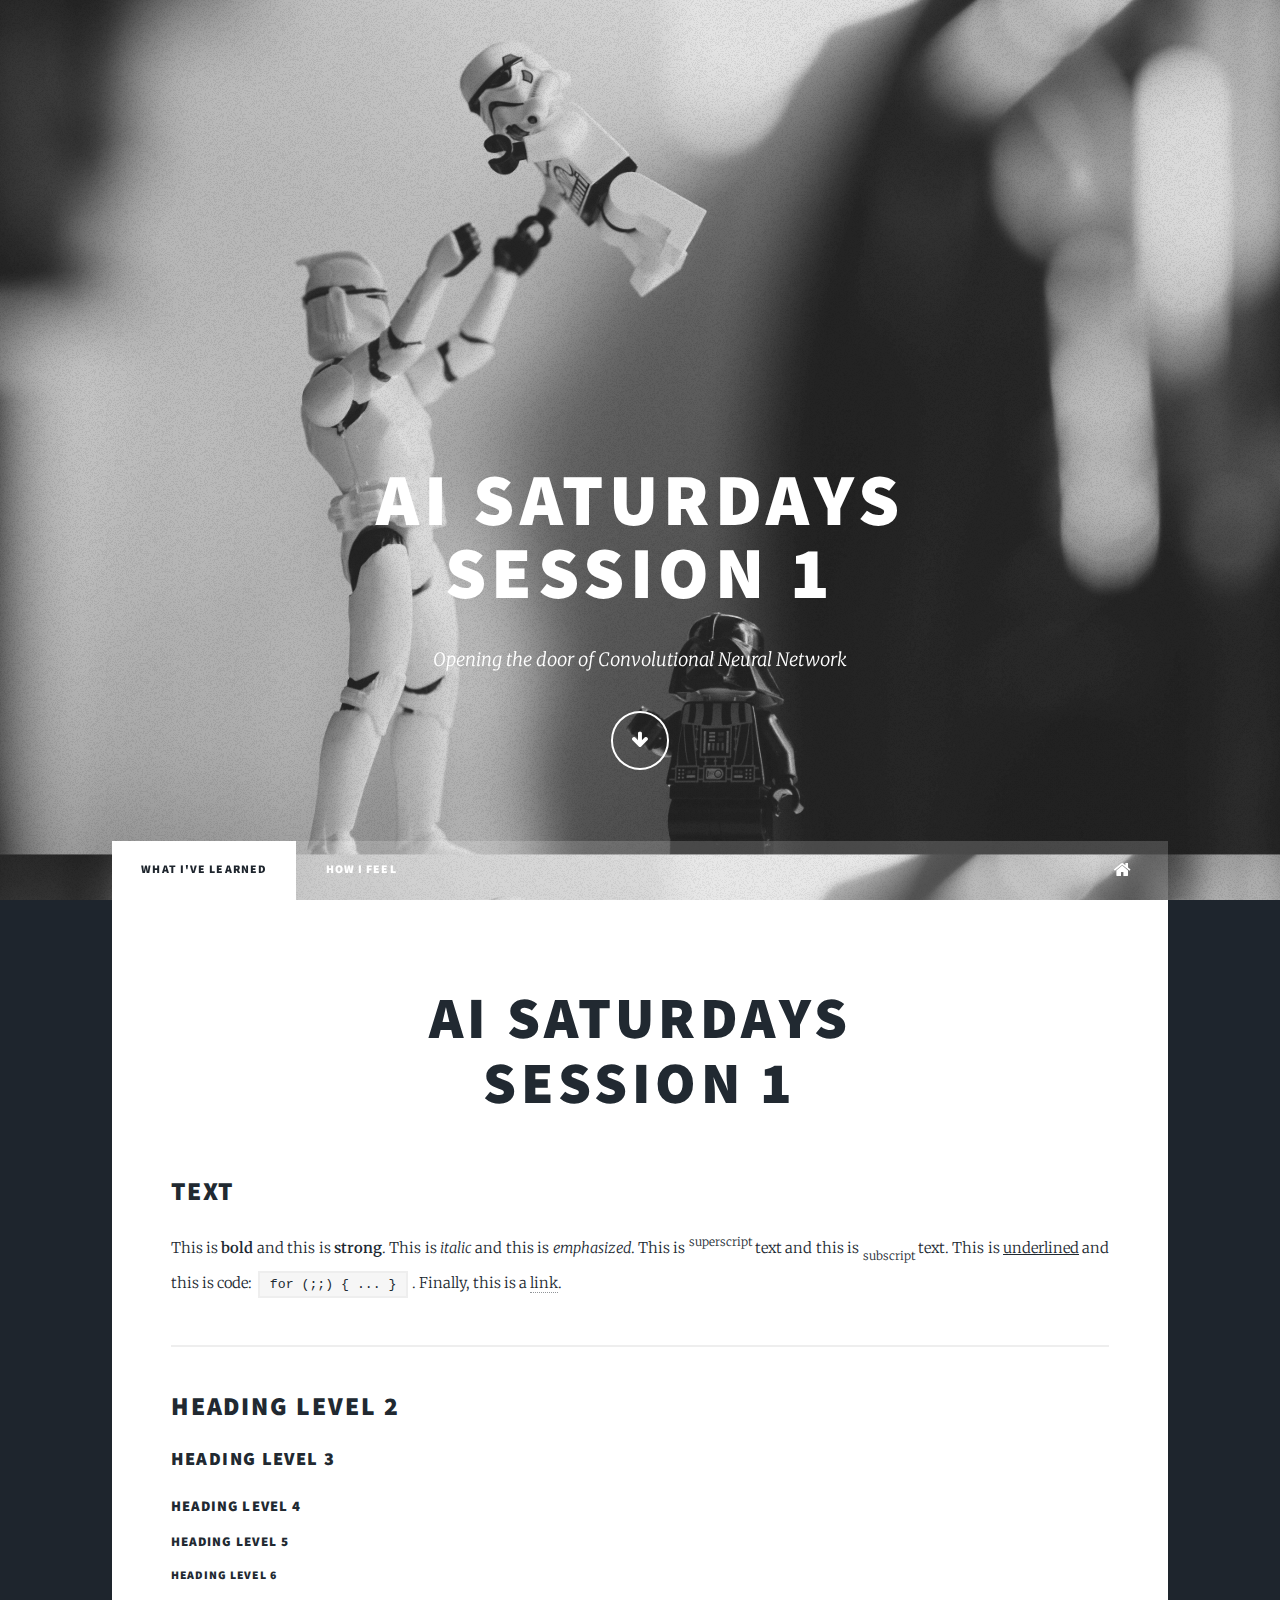
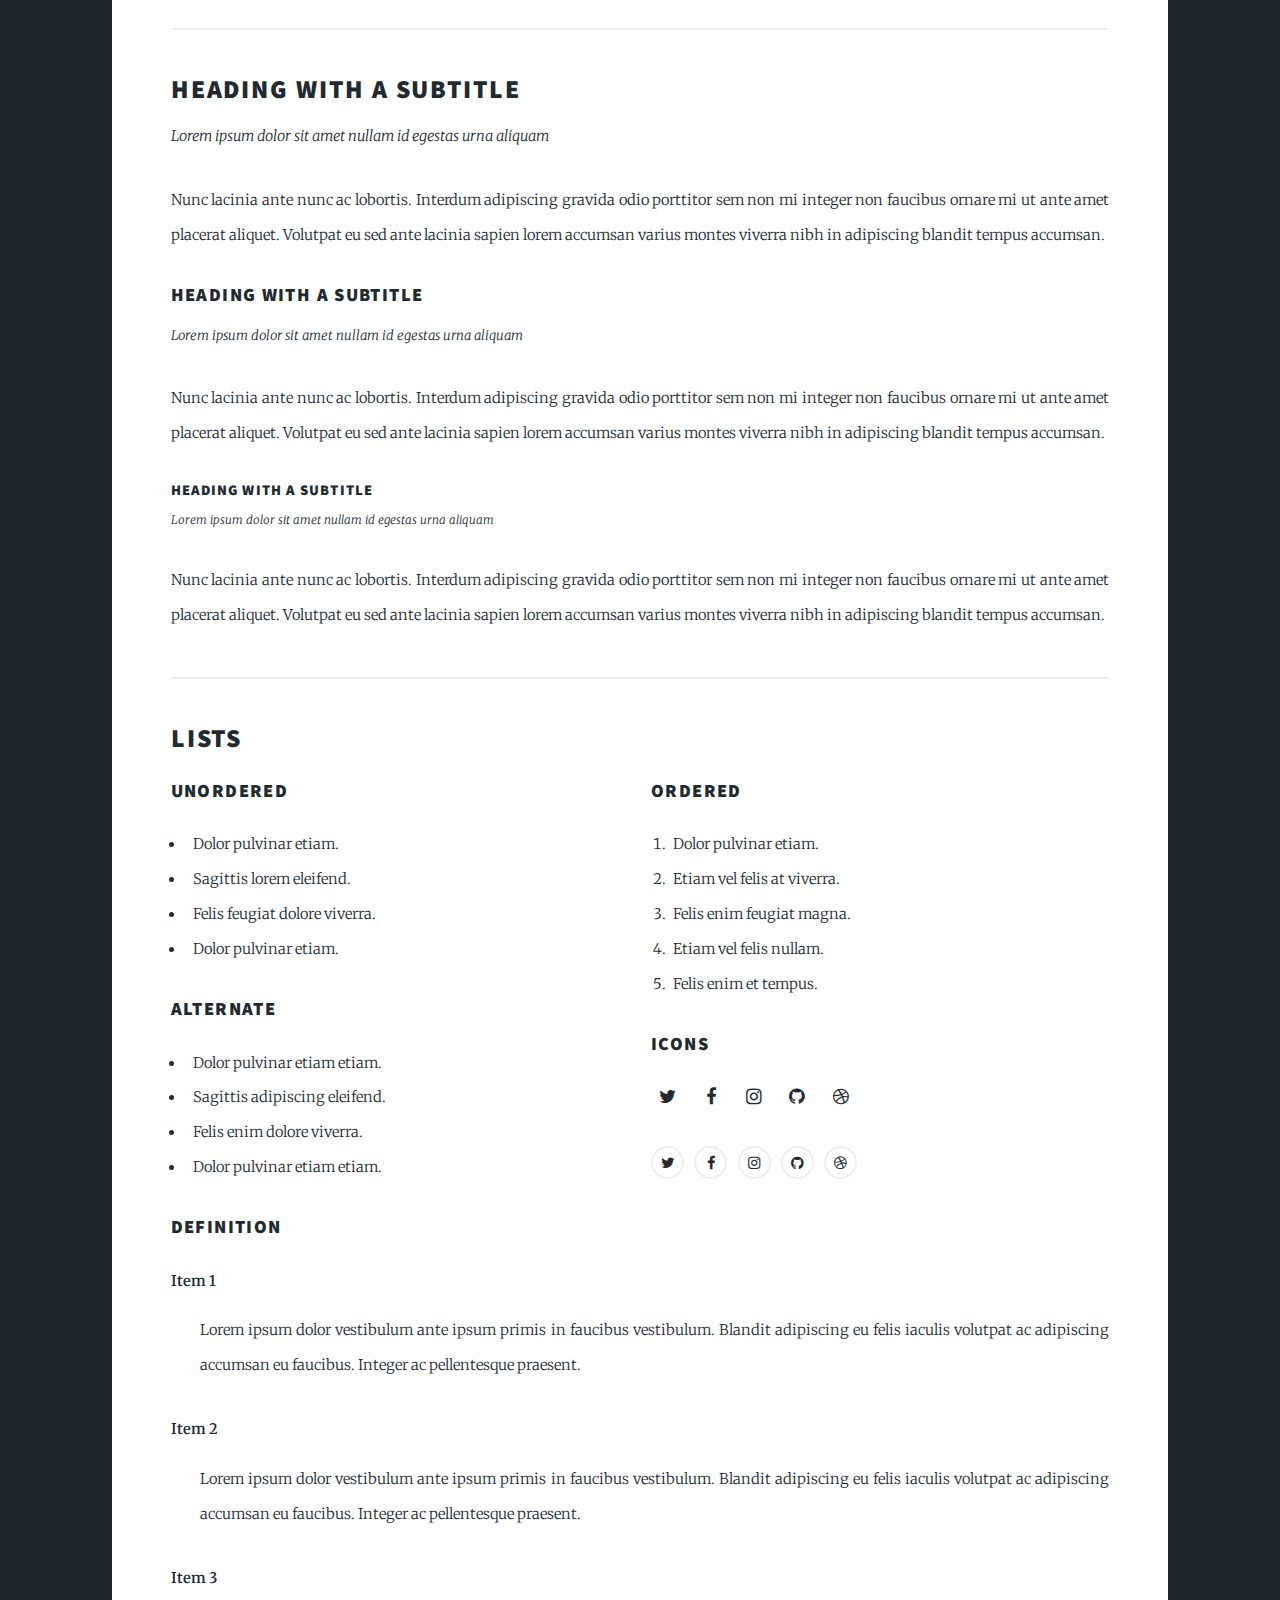
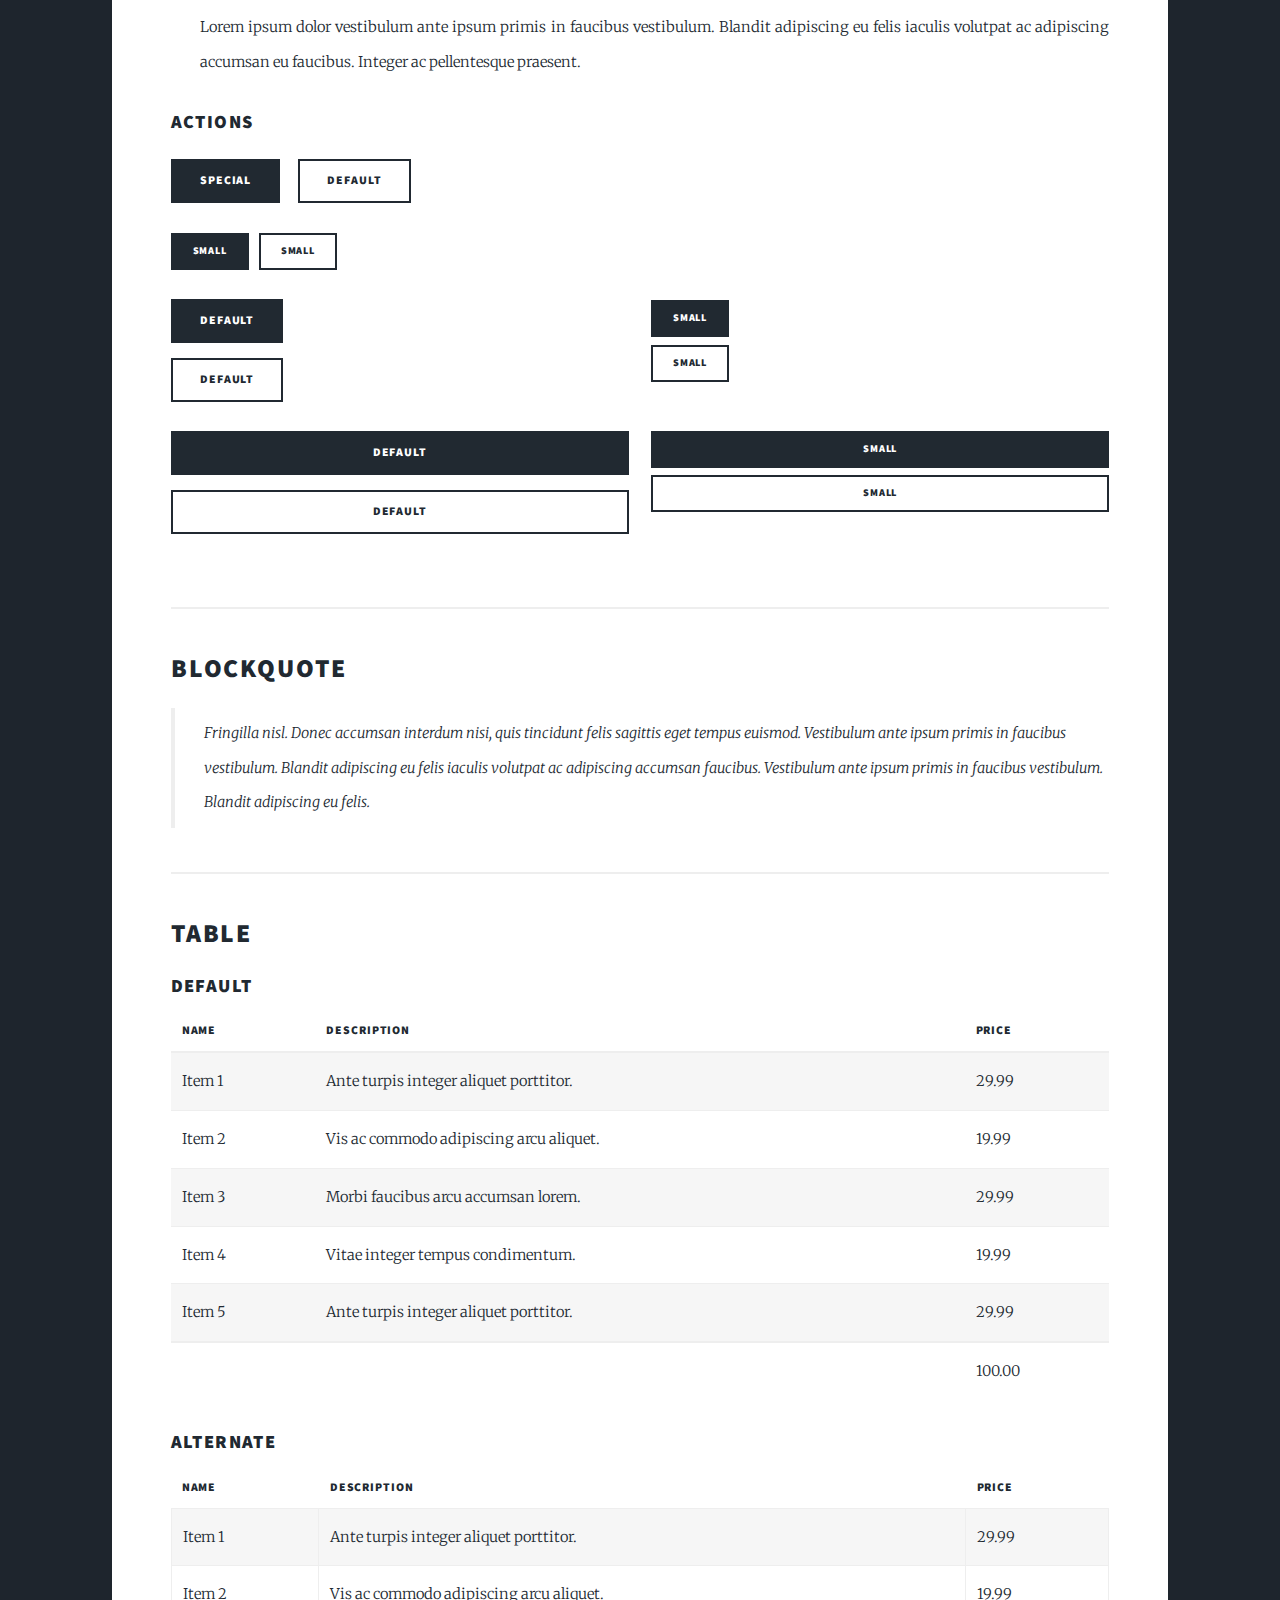
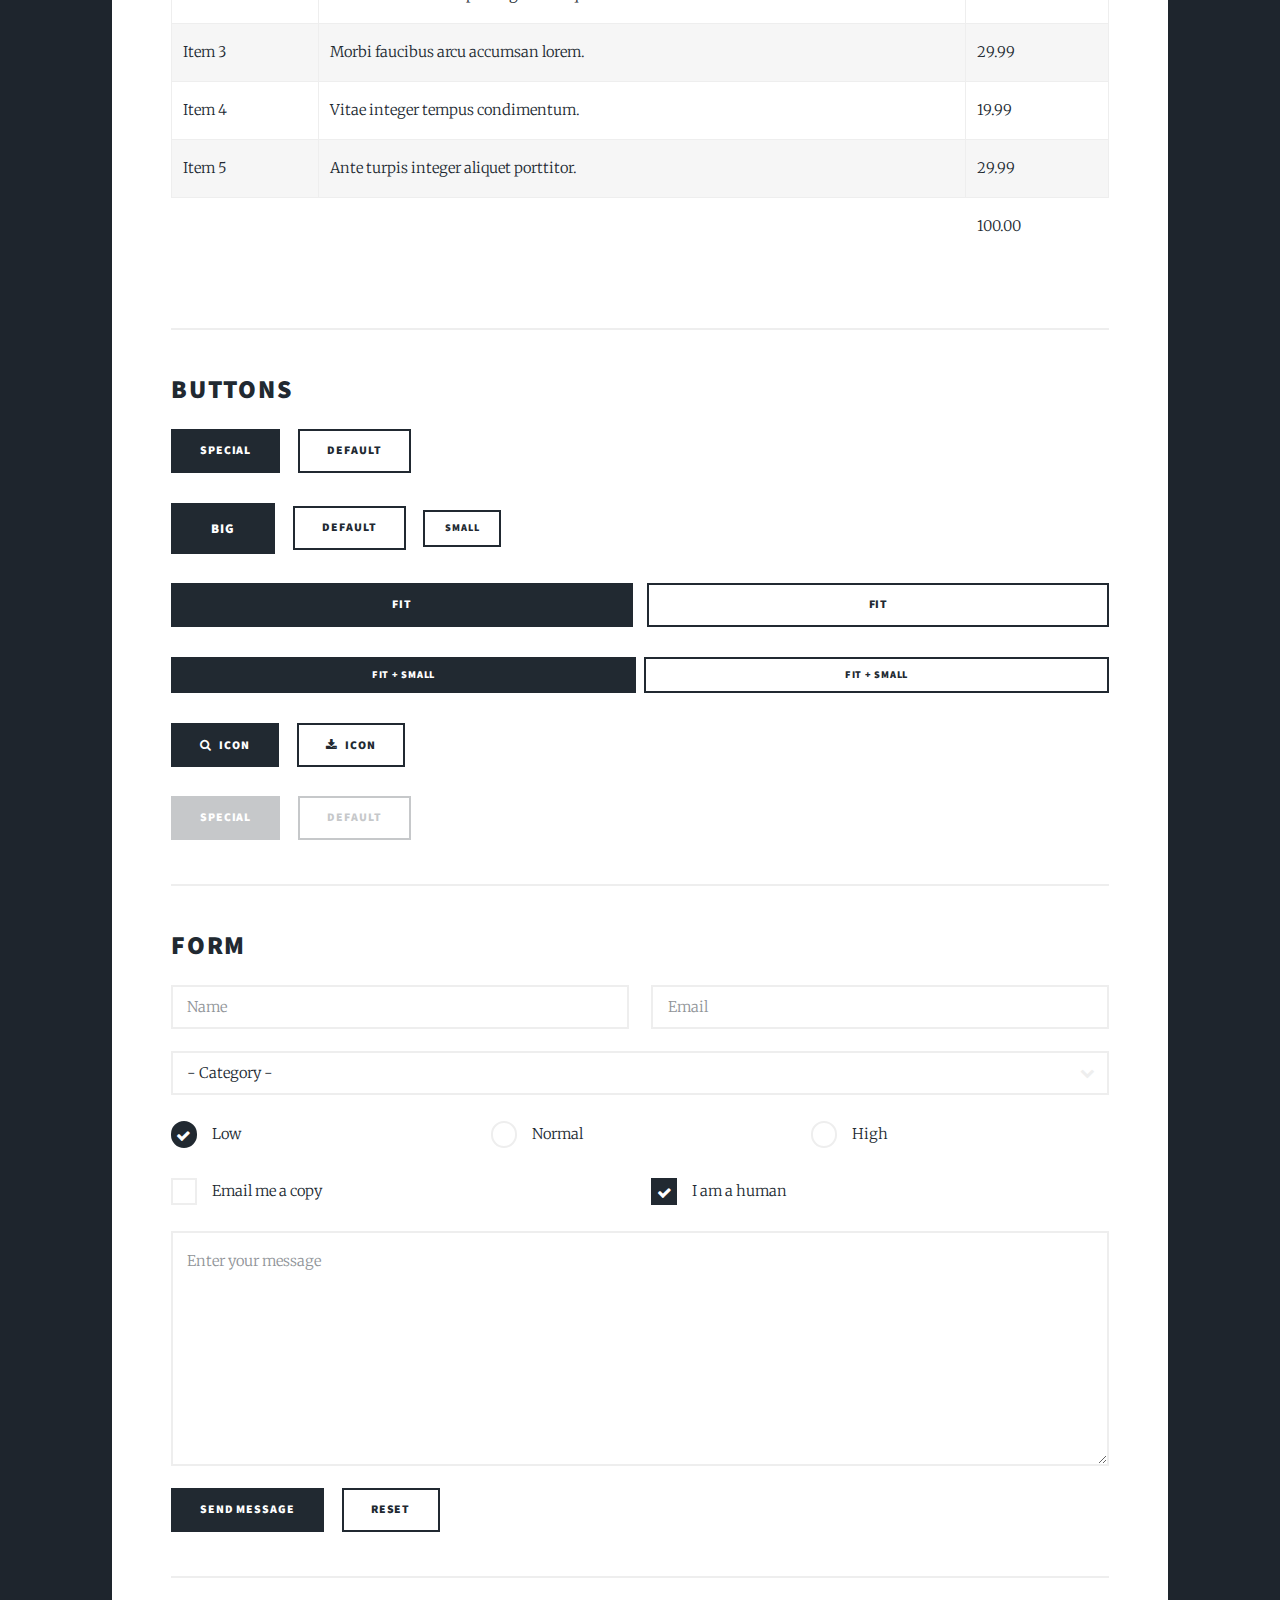
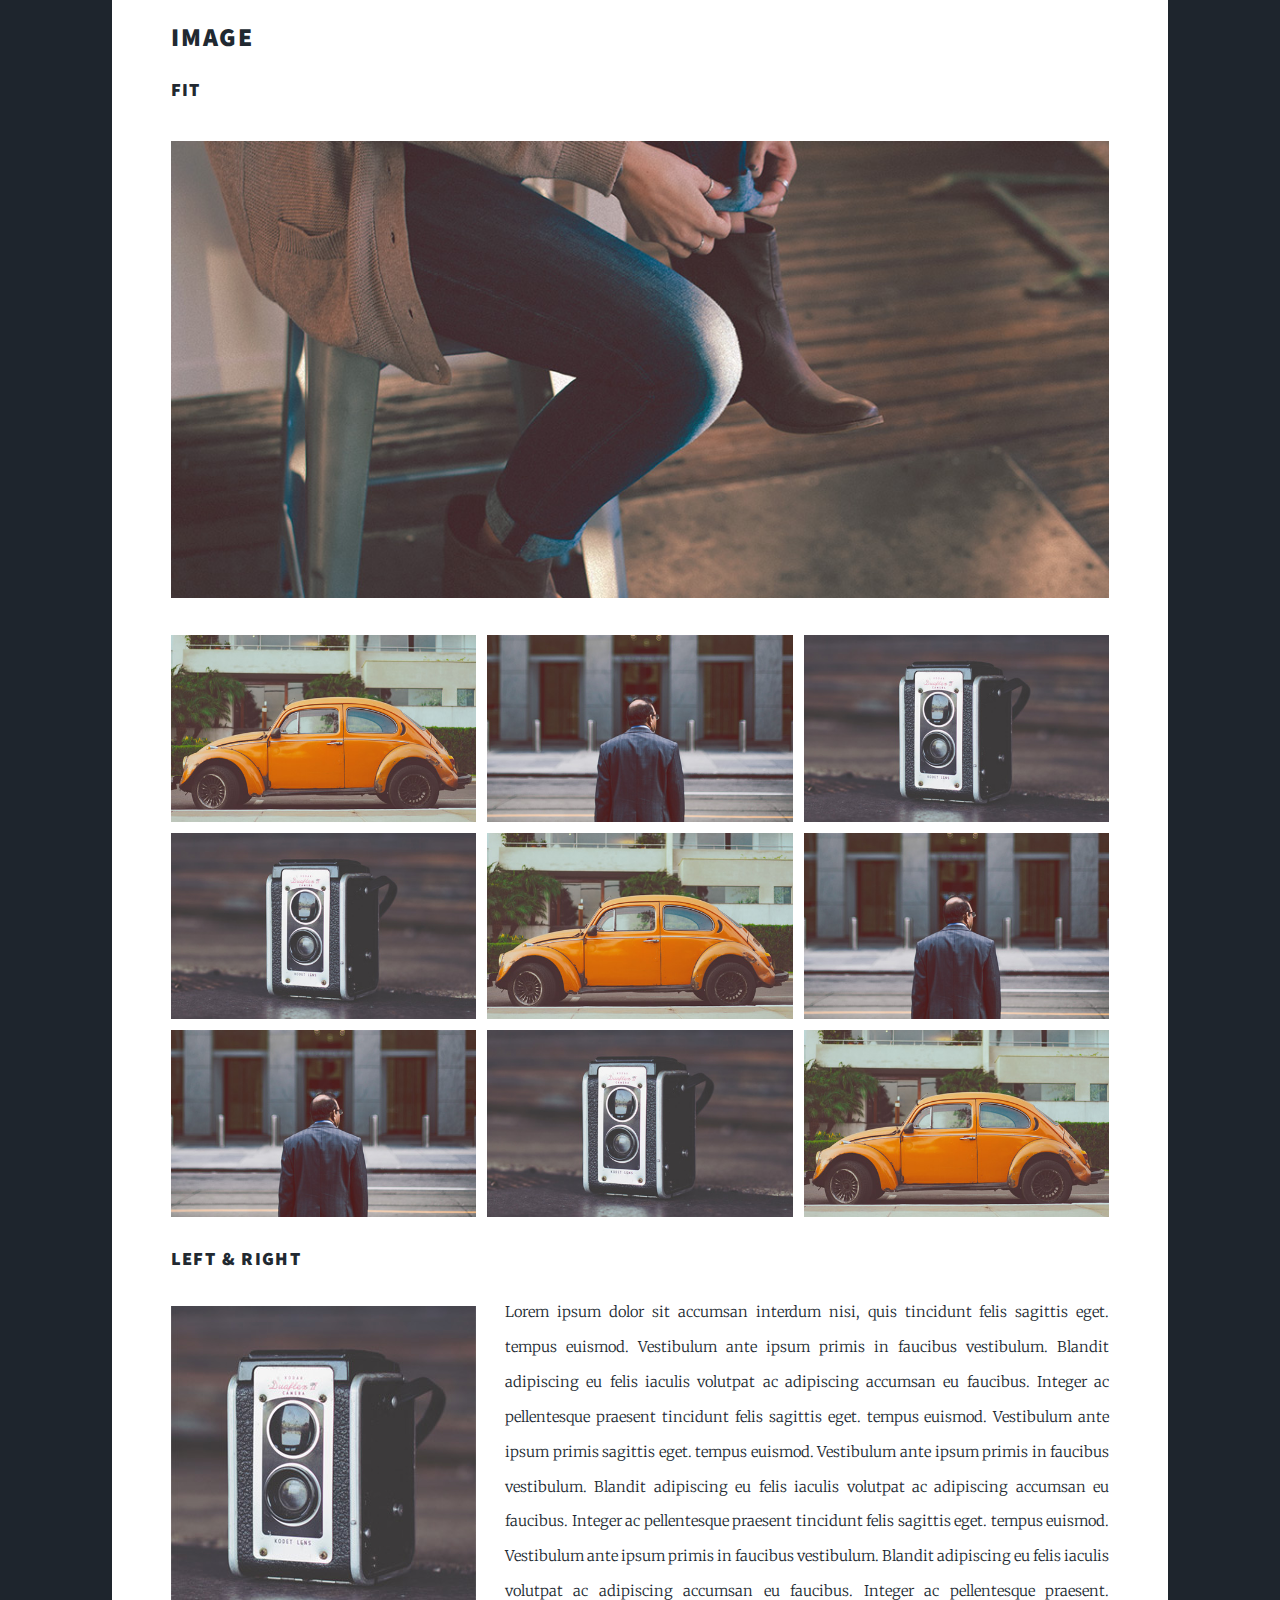
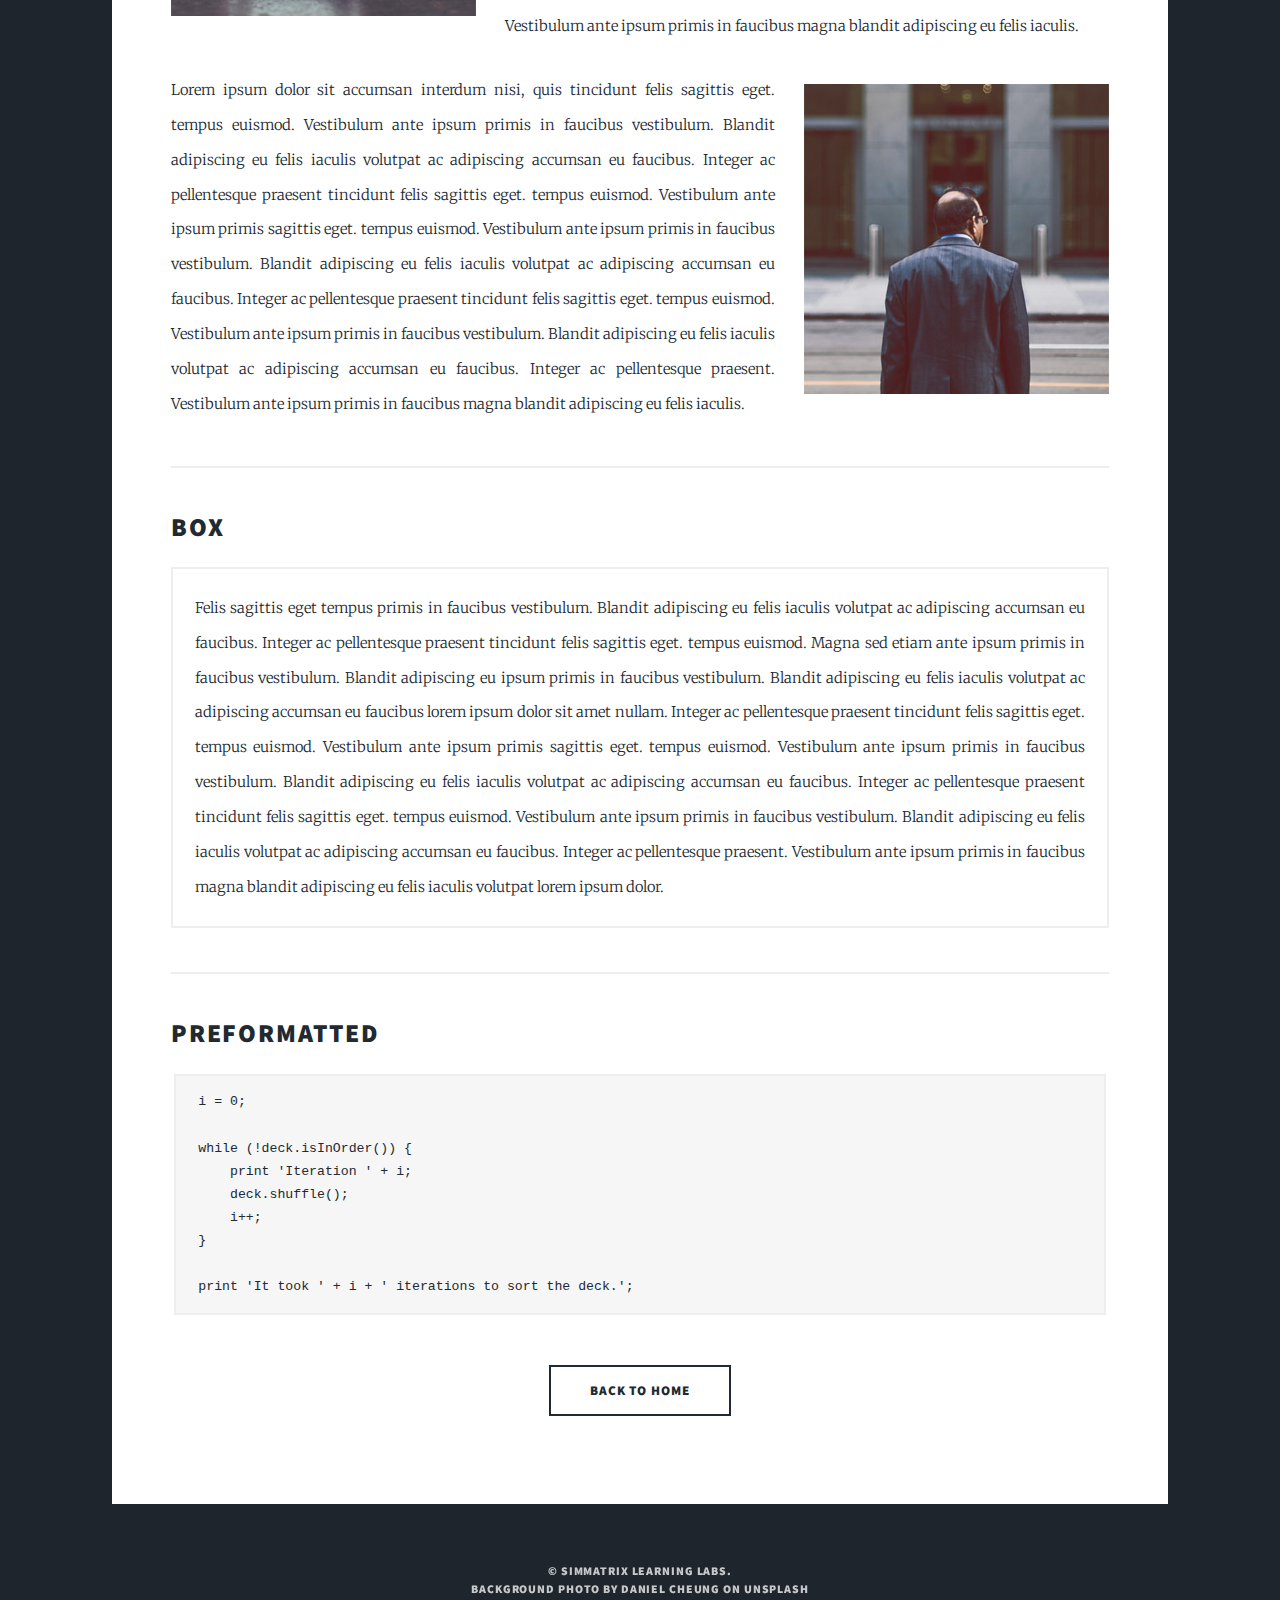
<file: journal/aisaturdays-session-2/index.html>
<!DOCTYPE HTML>
<!--
	Massively by HTML5 UP
	html5up.net | @ajlkn
	Free for personal and commercial use under the CCA 3.0 license (html5up.net/license)
-->
<html>
	<head>
		<title>Simmatrix Journal</title>
		<meta charset="utf-8" />
		<meta name="viewport" content="width=device-width, initial-scale=1, user-scalable=no" />
		<link rel="stylesheet" href="../core/assets/css/main.css" />
		<noscript><link rel="stylesheet" href="../core/assets/css/noscript.css" /></noscript>
		<style>
			#wrapper > .bg {
				background-image: url("../core/images/overlay.png"), linear-gradient(0deg, rgba(0, 0, 0, 0.1), rgba(0, 0, 0, 0.1)), url("images/bg.jpg")!important;
			}
		</style>
	</head>
	<body class="is-loading">

		<!-- Wrapper -->
			<div id="wrapper" class="fade-in">

				<!-- Intro -->
					<div id="intro">
						<h1>AI Saturdays<br />
						Session 1</h1>
						<p>Opening the door of Convolutional Neural Network</p>
						<ul class="actions">
							<li><a href="#header" class="button icon solo fa-arrow-down scrolly">Continue</a></li>
						</ul>
					</div>

				<!-- Header -->
					<header id="header">
						<a href="index.html" class="logo">AI SATURDAYS</a>
					</header>

				<!-- Nav -->
					<nav id="nav">
						<ul class="links">
							<li class="active"><a href="index.html">What I've Learned</a></li>
							<li><a href="feel.html">How I Feel</a></li>
						</ul>
						<ul class="icons">
							<li><a href="http://simmatrix.github.local" class="icon fa-home"><span class="label">Home</span></a></li>
						</ul>
					</nav>

				<!-- Main -->
					<div id="main">

						<!-- Post -->
							<section class="post">
								<header class="major">
									<h1>AI Saturdays<br />
									Session 1</h1>
								</header>

								<!-- Text stuff -->
									<h2>Text</h2>
									<p>This is <b>bold</b> and this is <strong>strong</strong>. This is <i>italic</i> and this is <em>emphasized</em>.
									This is <sup>superscript</sup> text and this is <sub>subscript</sub> text.
									This is <u>underlined</u> and this is code: <code>for (;;) { ... }</code>.
									Finally, this is a <a href="#">link</a>.</p>
									<hr />
									<h2>Heading Level 2</h2>
									<h3>Heading Level 3</h3>
									<h4>Heading Level 4</h4>
									<h5>Heading Level 5</h5>
									<h6>Heading Level 6</h6>
									<hr />
									<header>
										<h2>Heading with a Subtitle</h2>
										<p>Lorem ipsum dolor sit amet nullam id egestas urna aliquam</p>
									</header>
									<p>Nunc lacinia ante nunc ac lobortis. Interdum adipiscing gravida odio porttitor sem non mi integer non faucibus ornare mi ut ante amet placerat aliquet. Volutpat eu sed ante lacinia sapien lorem accumsan varius montes viverra nibh in adipiscing blandit tempus accumsan.</p>
									<header>
										<h3>Heading with a Subtitle</h3>
										<p>Lorem ipsum dolor sit amet nullam id egestas urna aliquam</p>
									</header>
									<p>Nunc lacinia ante nunc ac lobortis. Interdum adipiscing gravida odio porttitor sem non mi integer non faucibus ornare mi ut ante amet placerat aliquet. Volutpat eu sed ante lacinia sapien lorem accumsan varius montes viverra nibh in adipiscing blandit tempus accumsan.</p>
									<header>
										<h4>Heading with a Subtitle</h4>
										<p>Lorem ipsum dolor sit amet nullam id egestas urna aliquam</p>
									</header>
									<p>Nunc lacinia ante nunc ac lobortis. Interdum adipiscing gravida odio porttitor sem non mi integer non faucibus ornare mi ut ante amet placerat aliquet. Volutpat eu sed ante lacinia sapien lorem accumsan varius montes viverra nibh in adipiscing blandit tempus accumsan.</p>

									<hr />

								<!-- Lists -->
									<h2>Lists</h2>
									<div class="row">
										<div class="6u 12u$(small)">

											<h3>Unordered</h3>
											<ul>
												<li>Dolor pulvinar etiam.</li>
												<li>Sagittis lorem eleifend.</li>
												<li>Felis feugiat dolore viverra.</li>
												<li>Dolor pulvinar etiam.</li>
											</ul>

											<h3>Alternate</h3>
											<ul class="alt">
												<li>Dolor pulvinar etiam etiam.</li>
												<li>Sagittis adipiscing eleifend.</li>
												<li>Felis enim dolore viverra.</li>
												<li>Dolor pulvinar etiam etiam.</li>
											</ul>

										</div>
										<div class="6u$ 12u$(small)">

											<h3>Ordered</h3>
											<ol>
												<li>Dolor pulvinar etiam.</li>
												<li>Etiam vel felis at viverra.</li>
												<li>Felis enim feugiat magna.</li>
												<li>Etiam vel felis nullam.</li>
												<li>Felis enim et tempus.</li>
											</ol>

											<h3>Icons</h3>
											<ul class="icons">
												<li><a href="#" class="icon fa-twitter"><span class="label">Twitter</span></a></li>
												<li><a href="#" class="icon fa-facebook"><span class="label">Facebook</span></a></li>
												<li><a href="#" class="icon fa-instagram"><span class="label">Instagram</span></a></li>
												<li><a href="#" class="icon fa-github"><span class="label">Github</span></a></li>
												<li><a href="#" class="icon fa-dribbble"><span class="label">Dribbble</span></a></li>
											</ul>
											<ul class="icons alt">
												<li><a href="#" class="icon alt fa-twitter"><span class="label">Twitter</span></a></li>
												<li><a href="#" class="icon alt fa-facebook"><span class="label">Facebook</span></a></li>
												<li><a href="#" class="icon alt fa-instagram"><span class="label">Instagram</span></a></li>
												<li><a href="#" class="icon alt fa-github"><span class="label">Github</span></a></li>
												<li><a href="#" class="icon alt fa-dribbble"><span class="label">Dribbble</span></a></li>
											</ul>

										</div>
									</div>
									<h3>Definition</h3>
									<dl>
										<dt>Item 1</dt>
										<dd>
											<p>Lorem ipsum dolor vestibulum ante ipsum primis in faucibus vestibulum. Blandit adipiscing eu felis iaculis volutpat ac adipiscing accumsan eu faucibus. Integer ac pellentesque praesent.</p>
										</dd>
										<dt>Item 2</dt>
										<dd>
											<p>Lorem ipsum dolor vestibulum ante ipsum primis in faucibus vestibulum. Blandit adipiscing eu felis iaculis volutpat ac adipiscing accumsan eu faucibus. Integer ac pellentesque praesent.</p>
										</dd>
										<dt>Item 3</dt>
										<dd>
											<p>Lorem ipsum dolor vestibulum ante ipsum primis in faucibus vestibulum. Blandit adipiscing eu felis iaculis volutpat ac adipiscing accumsan eu faucibus. Integer ac pellentesque praesent.</p>
										</dd>
									</dl>

									<h3>Actions</h3>
									<ul class="actions">
										<li><a href="#" class="button special">Special</a></li>
										<li><a href="#" class="button">Default</a></li>
									</ul>
									<ul class="actions small">
										<li><a href="#" class="button special small">Small</a></li>
										<li><a href="#" class="button small">Small</a></li>
									</ul>
									<div class="row">
										<div class="6u 12u$(small)">
											<ul class="actions vertical">
												<li><a href="#" class="button special">Default</a></li>
												<li><a href="#" class="button">Default</a></li>
											</ul>
										</div>
										<div class="6u 12u$(small)">
											<ul class="actions vertical small">
												<li><a href="#" class="button special small">Small</a></li>
												<li><a href="#" class="button small">Small</a></li>
											</ul>
										</div>
									</div>
									<div class="row">
										<div class="6u 12u$(small)">
											<ul class="actions vertical">
												<li><a href="#" class="button special fit">Default</a></li>
												<li><a href="#" class="button fit">Default</a></li>
											</ul>
										</div>
										<div class="6u$ 12u$(small)">
											<ul class="actions vertical small">
												<li><a href="#" class="button special small fit">Small</a></li>
												<li><a href="#" class="button small fit">Small</a></li>
											</ul>
										</div>
									</div>

									<hr />

								<!-- Blockquote -->
									<h2>Blockquote</h2>
									<blockquote>Fringilla nisl. Donec accumsan interdum nisi, quis tincidunt felis sagittis eget tempus euismod. Vestibulum ante ipsum primis in faucibus vestibulum. Blandit adipiscing eu felis iaculis volutpat ac adipiscing accumsan faucibus. Vestibulum ante ipsum primis in faucibus vestibulum. Blandit adipiscing eu felis.</blockquote>

									<hr />

								<!-- Table -->
									<h2>Table</h2>

									<h3>Default</h3>
									<div class="table-wrapper">
										<table>
											<thead>
												<tr>
													<th>Name</th>
													<th>Description</th>
													<th>Price</th>
												</tr>
											</thead>
											<tbody>
												<tr>
													<td>Item 1</td>
													<td>Ante turpis integer aliquet porttitor.</td>
													<td>29.99</td>
												</tr>
												<tr>
													<td>Item 2</td>
													<td>Vis ac commodo adipiscing arcu aliquet.</td>
													<td>19.99</td>
												</tr>
												<tr>
													<td>Item 3</td>
													<td> Morbi faucibus arcu accumsan lorem.</td>
													<td>29.99</td>
												</tr>
												<tr>
													<td>Item 4</td>
													<td>Vitae integer tempus condimentum.</td>
													<td>19.99</td>
												</tr>
												<tr>
													<td>Item 5</td>
													<td>Ante turpis integer aliquet porttitor.</td>
													<td>29.99</td>
												</tr>
											</tbody>
											<tfoot>
												<tr>
													<td colspan="2"></td>
													<td>100.00</td>
												</tr>
											</tfoot>
										</table>
									</div>

									<h3>Alternate</h3>
									<div class="table-wrapper">
										<table class="alt">
											<thead>
												<tr>
													<th>Name</th>
													<th>Description</th>
													<th>Price</th>
												</tr>
											</thead>
											<tbody>
												<tr>
													<td>Item 1</td>
													<td>Ante turpis integer aliquet porttitor.</td>
													<td>29.99</td>
												</tr>
												<tr>
													<td>Item 2</td>
													<td>Vis ac commodo adipiscing arcu aliquet.</td>
													<td>19.99</td>
												</tr>
												<tr>
													<td>Item 3</td>
													<td> Morbi faucibus arcu accumsan lorem.</td>
													<td>29.99</td>
												</tr>
												<tr>
													<td>Item 4</td>
													<td>Vitae integer tempus condimentum.</td>
													<td>19.99</td>
												</tr>
												<tr>
													<td>Item 5</td>
													<td>Ante turpis integer aliquet porttitor.</td>
													<td>29.99</td>
												</tr>
											</tbody>
											<tfoot>
												<tr>
													<td colspan="2"></td>
													<td>100.00</td>
												</tr>
											</tfoot>
										</table>
									</div>

									<hr />

								<!-- Buttons -->
									<h2>Buttons</h2>
									<ul class="actions">
										<li><a href="#" class="button special">Special</a></li>
										<li><a href="#" class="button">Default</a></li>
									</ul>
									<ul class="actions">
										<li><a href="#" class="button special big">Big</a></li>
										<li><a href="#" class="button">Default</a></li>
										<li><a href="#" class="button small">Small</a></li>
									</ul>
									<ul class="actions fit">
										<li><a href="#" class="button special fit">Fit</a></li>
										<li><a href="#" class="button fit">Fit</a></li>
									</ul>
									<ul class="actions fit small">
										<li><a href="#" class="button special fit small">Fit + Small</a></li>
										<li><a href="#" class="button fit small">Fit + Small</a></li>
									</ul>
									<ul class="actions">
										<li><a href="#" class="button special icon fa-search">Icon</a></li>
										<li><a href="#" class="button icon fa-download">Icon</a></li>
									</ul>
									<ul class="actions">
										<li><span class="button special disabled">Special</span></li>
										<li><span class="button disabled">Default</span></li>
									</ul>

									<hr />

								<!-- Form -->
									<h2>Form</h2>

									<form method="post" action="#" class="alt">
										<div class="row uniform">
											<div class="6u 12u$(xsmall)">
												<input type="text" name="demo-name" id="demo-name" value="" placeholder="Name" />
											</div>
											<div class="6u$ 12u$(xsmall)">
												<input type="email" name="demo-email" id="demo-email" value="" placeholder="Email" />
											</div>
											<!-- Break -->
											<div class="12u$">
												<div class="select-wrapper">
													<select name="demo-category" id="demo-category">
														<option value="">- Category -</option>
														<option value="1">Manufacturing</option>
														<option value="1">Shipping</option>
														<option value="1">Administration</option>
														<option value="1">Human Resources</option>
													</select>
												</div>
											</div>
											<!-- Break -->
											<div class="4u 12u$(small)">
												<input type="radio" id="demo-priority-low" name="demo-priority" checked>
												<label for="demo-priority-low">Low</label>
											</div>
											<div class="4u 12u$(small)">
												<input type="radio" id="demo-priority-normal" name="demo-priority">
												<label for="demo-priority-normal">Normal</label>
											</div>
											<div class="4u$ 12u$(small)">
												<input type="radio" id="demo-priority-high" name="demo-priority">
												<label for="demo-priority-high">High</label>
											</div>
											<!-- Break -->
											<div class="6u 12u$(small)">
												<input type="checkbox" id="demo-copy" name="demo-copy">
												<label for="demo-copy">Email me a copy</label>
											</div>
											<div class="6u$ 12u$(small)">
												<input type="checkbox" id="demo-human" name="demo-human" checked>
												<label for="demo-human">I am a human</label>
											</div>
											<!-- Break -->
											<div class="12u$">
												<textarea name="demo-message" id="demo-message" placeholder="Enter your message" rows="6"></textarea>
											</div>
											<!-- Break -->
											<div class="12u$">
												<ul class="actions">
													<li><input type="submit" value="Send Message" class="special" /></li>
													<li><input type="reset" value="Reset" /></li>
												</ul>
											</div>
										</div>
									</form>

									<hr />

								<!-- Image -->
									<h2>Image</h2>

									<h3>Fit</h3>
									<span class="image fit"><img src="images/pic01.jpg" alt="" /></span>
									<div class="box alt">
										<div class="row 50% uniform">
											<div class="4u"><span class="image fit"><img src="images/pic02.jpg" alt="" /></span></div>
											<div class="4u"><span class="image fit"><img src="images/pic03.jpg" alt="" /></span></div>
											<div class="4u$"><span class="image fit"><img src="images/pic04.jpg" alt="" /></span></div>
											<!-- Break -->
											<div class="4u"><span class="image fit"><img src="images/pic04.jpg" alt="" /></span></div>
											<div class="4u"><span class="image fit"><img src="images/pic02.jpg" alt="" /></span></div>
											<div class="4u$"><span class="image fit"><img src="images/pic03.jpg" alt="" /></span></div>
											<!-- Break -->
											<div class="4u"><span class="image fit"><img src="images/pic03.jpg" alt="" /></span></div>
											<div class="4u"><span class="image fit"><img src="images/pic04.jpg" alt="" /></span></div>
											<div class="4u$"><span class="image fit"><img src="images/pic02.jpg" alt="" /></span></div>
										</div>
									</div>

									<h3>Left &amp; Right</h3>
									<p><span class="image left"><img src="images/pic08.jpg" alt="" /></span>Lorem ipsum dolor sit accumsan interdum nisi, quis tincidunt felis sagittis eget. tempus euismod. Vestibulum ante ipsum primis in faucibus vestibulum. Blandit adipiscing eu felis iaculis volutpat ac adipiscing accumsan eu faucibus. Integer ac pellentesque praesent tincidunt felis sagittis eget. tempus euismod. Vestibulum ante ipsum primis sagittis eget. tempus euismod. Vestibulum ante ipsum primis in faucibus vestibulum. Blandit adipiscing eu felis iaculis volutpat ac adipiscing accumsan eu faucibus. Integer ac pellentesque praesent tincidunt felis sagittis eget. tempus euismod. Vestibulum ante ipsum primis in faucibus vestibulum. Blandit adipiscing eu felis iaculis volutpat ac adipiscing accumsan eu faucibus. Integer ac pellentesque praesent. Vestibulum ante ipsum primis in faucibus magna blandit adipiscing eu felis iaculis.</p>
									<p><span class="image right"><img src="images/pic09.jpg" alt="" /></span>Lorem ipsum dolor sit accumsan interdum nisi, quis tincidunt felis sagittis eget. tempus euismod. Vestibulum ante ipsum primis in faucibus vestibulum. Blandit adipiscing eu felis iaculis volutpat ac adipiscing accumsan eu faucibus. Integer ac pellentesque praesent tincidunt felis sagittis eget. tempus euismod. Vestibulum ante ipsum primis sagittis eget. tempus euismod. Vestibulum ante ipsum primis in faucibus vestibulum. Blandit adipiscing eu felis iaculis volutpat ac adipiscing accumsan eu faucibus. Integer ac pellentesque praesent tincidunt felis sagittis eget. tempus euismod. Vestibulum ante ipsum primis in faucibus vestibulum. Blandit adipiscing eu felis iaculis volutpat ac adipiscing accumsan eu faucibus. Integer ac pellentesque praesent. Vestibulum ante ipsum primis in faucibus magna blandit adipiscing eu felis iaculis.</p>

									<hr />

								<!-- Box -->
									<h2>Box</h2>
									<div class="box">
										<p>Felis sagittis eget tempus primis in faucibus vestibulum. Blandit adipiscing eu felis iaculis volutpat ac adipiscing accumsan eu faucibus. Integer ac pellentesque praesent tincidunt felis sagittis eget. tempus euismod. Magna sed etiam ante ipsum primis in faucibus vestibulum. Blandit adipiscing eu ipsum primis in faucibus vestibulum. Blandit adipiscing eu felis iaculis volutpat ac adipiscing accumsan eu faucibus lorem ipsum dolor sit amet nullam. Integer ac pellentesque praesent tincidunt felis sagittis eget. tempus euismod. Vestibulum ante ipsum primis sagittis eget. tempus euismod. Vestibulum ante ipsum primis in faucibus vestibulum. Blandit adipiscing eu felis iaculis volutpat ac adipiscing accumsan eu faucibus. Integer ac pellentesque praesent tincidunt felis sagittis eget. tempus euismod. Vestibulum ante ipsum primis in faucibus vestibulum. Blandit adipiscing eu felis iaculis volutpat ac adipiscing accumsan eu faucibus. Integer ac pellentesque praesent. Vestibulum ante ipsum primis in faucibus magna blandit adipiscing eu felis iaculis volutpat lorem ipsum dolor.</p>
									</div>

									<hr />

								<!-- Preformatted Code -->
									<h2>Preformatted</h2>
									<pre><code>i = 0;

while (!deck.isInOrder()) {
    print 'Iteration ' + i;
    deck.shuffle();
    i++;
}

print 'It took ' + i + ' iterations to sort the deck.';
</code></pre>

								<p style="text-align:center;margin-top:50px;"><a href="#" class="button big">Back to Home</a></p>
							</section>

					</div>

				<!-- Copyright -->
					<div id="copyright">
						&copy; Simmatrix Learning Labs.<br />Background photo by Daniel Cheung on Unsplash
					</div>

			</div>

		<!-- Scripts -->
			<script src="../core/assets/js/jquery.min.js"></script>
			<script src="../core/assets/js/jquery.scrollex.min.js"></script>
			<script src="../core/assets/js/jquery.scrolly.min.js"></script>
			<script src="../core/assets/js/skel.min.js"></script>
			<script src="../core/assets/js/util.js"></script>
			<script src="../core/assets/js/main.js"></script>

	</body>
</html>
</file>
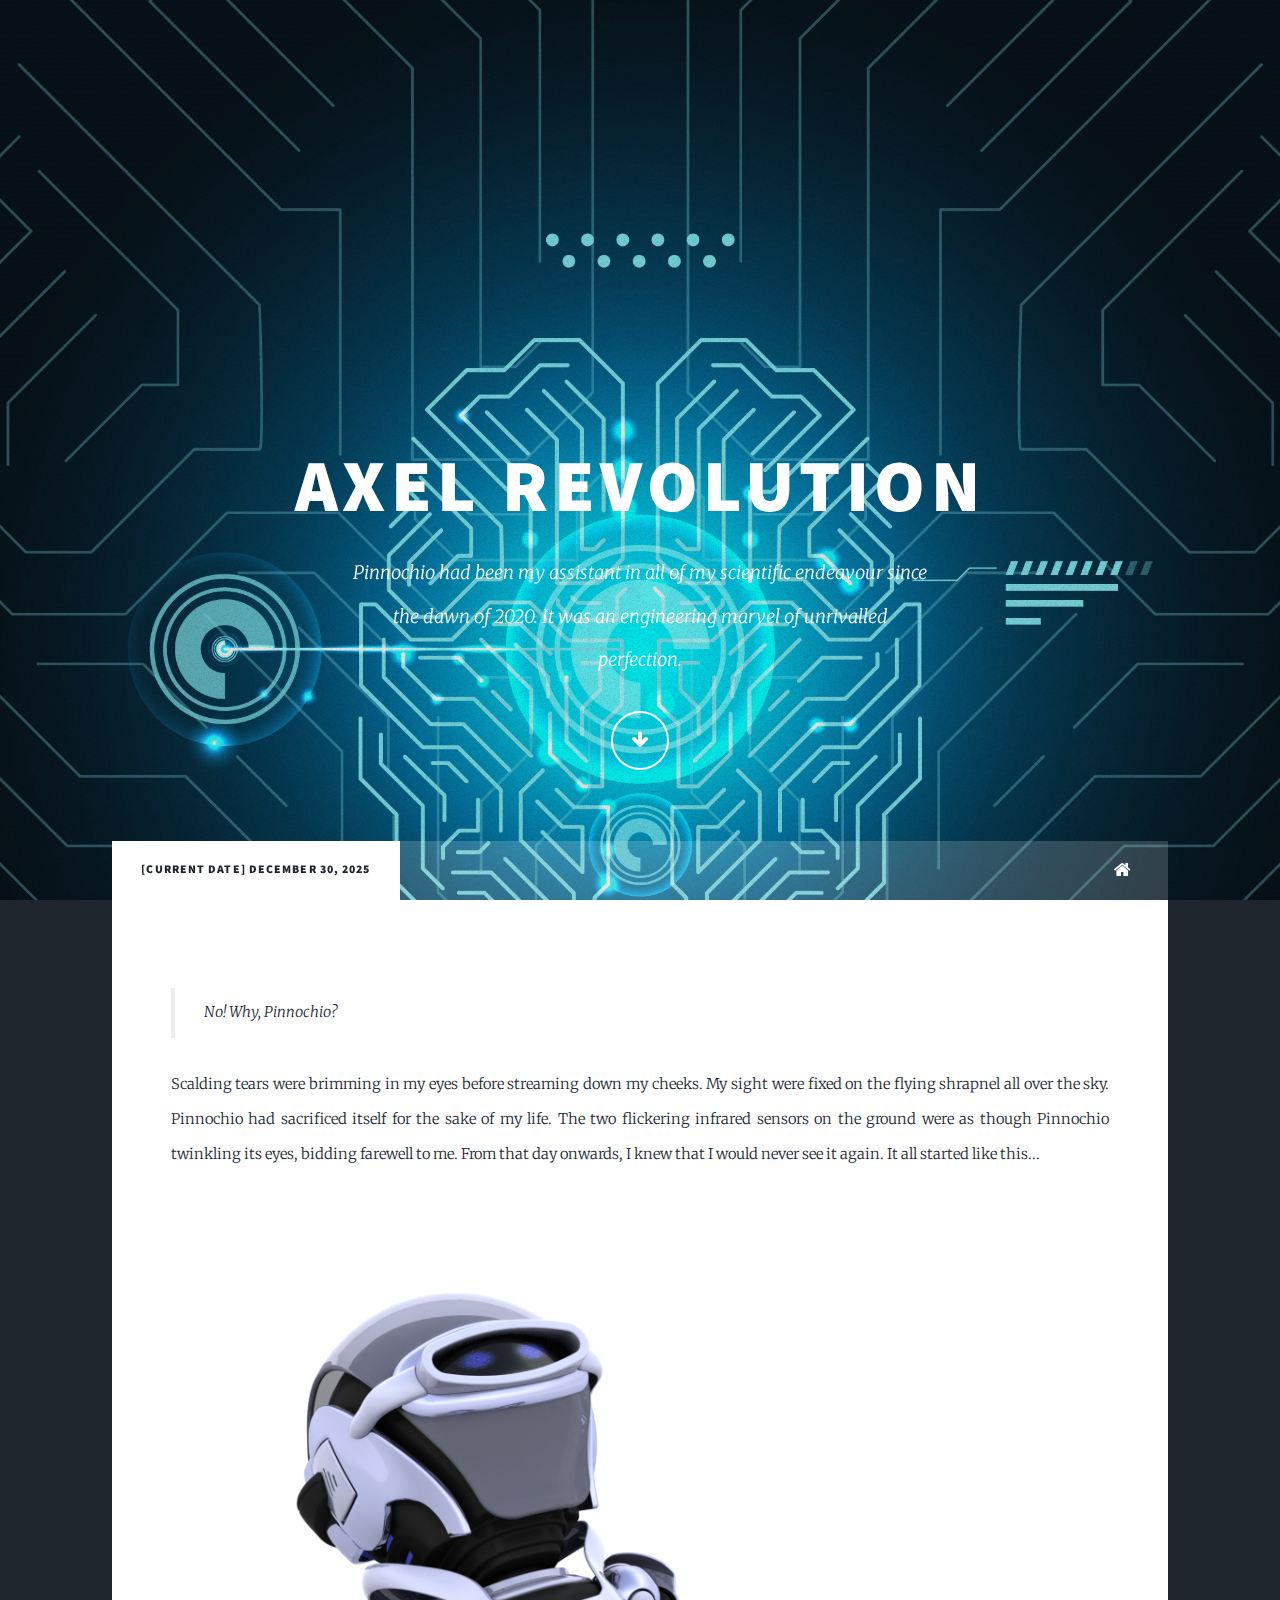
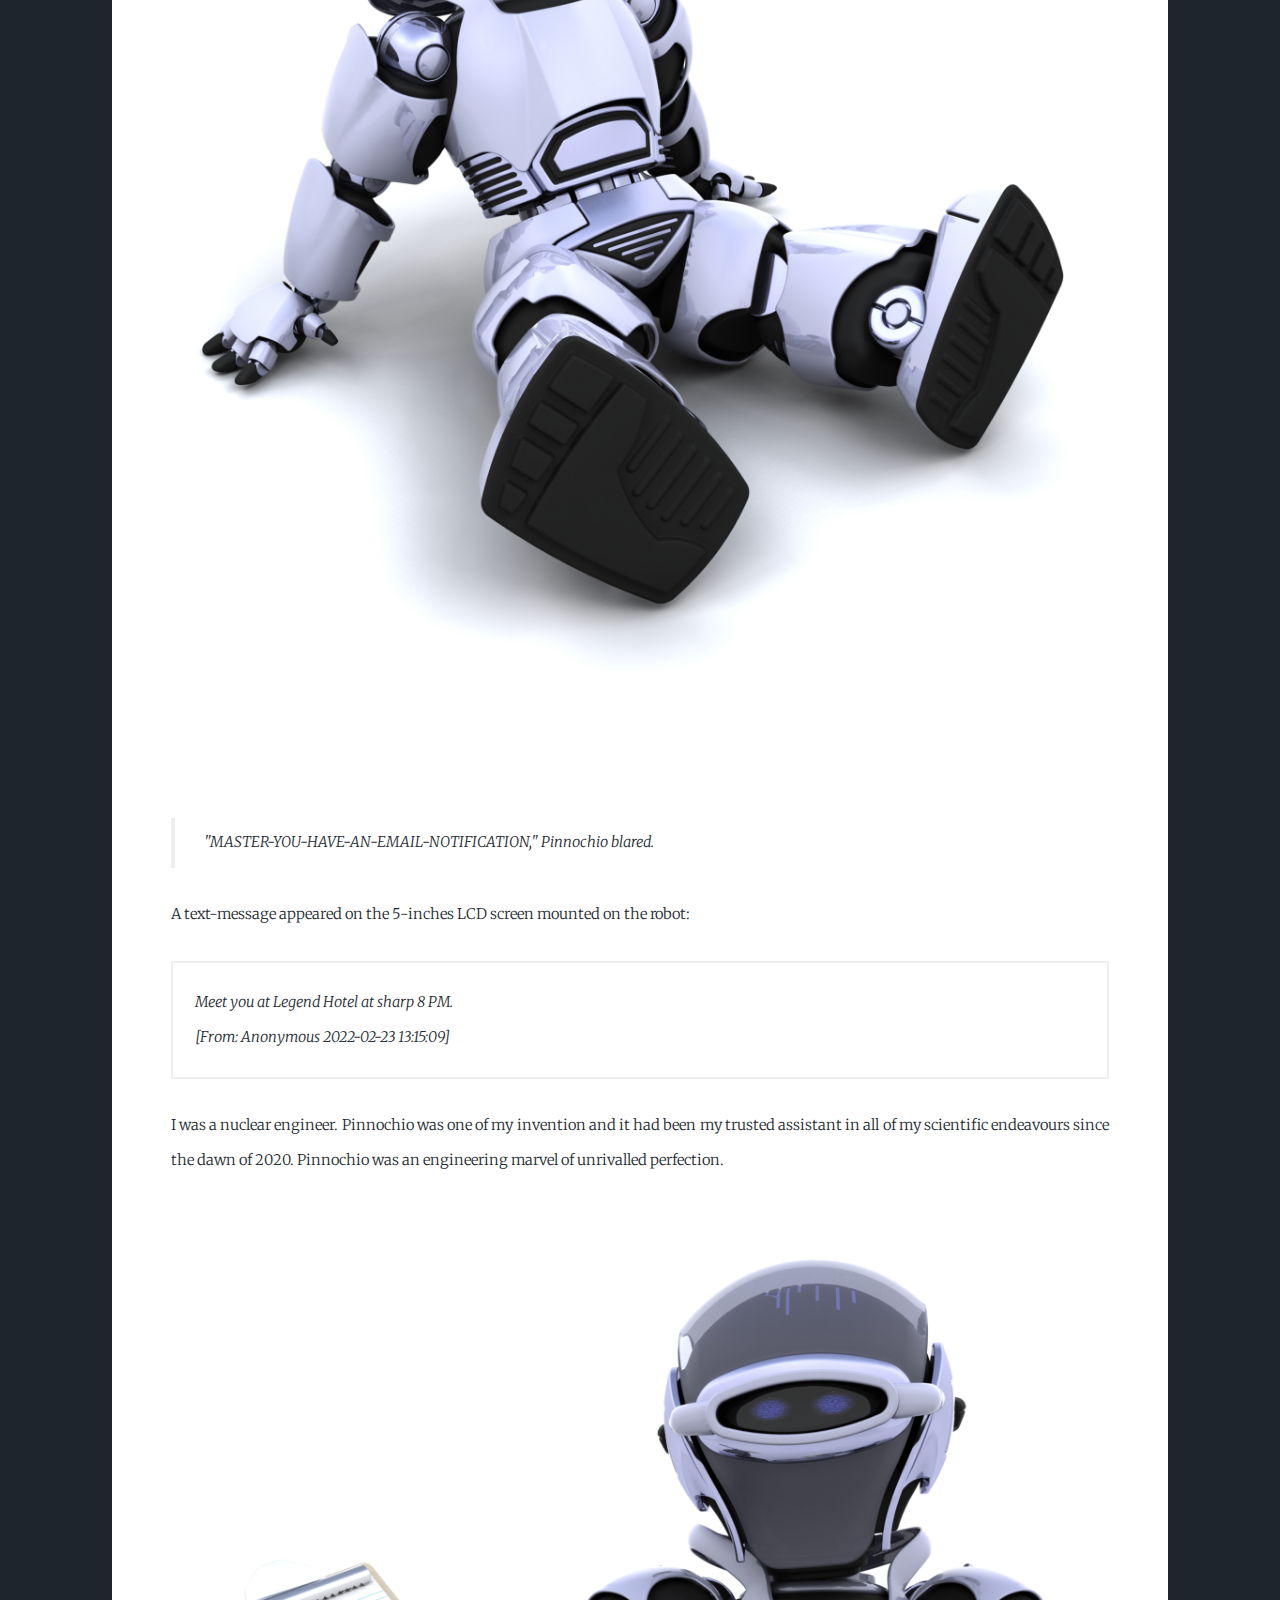
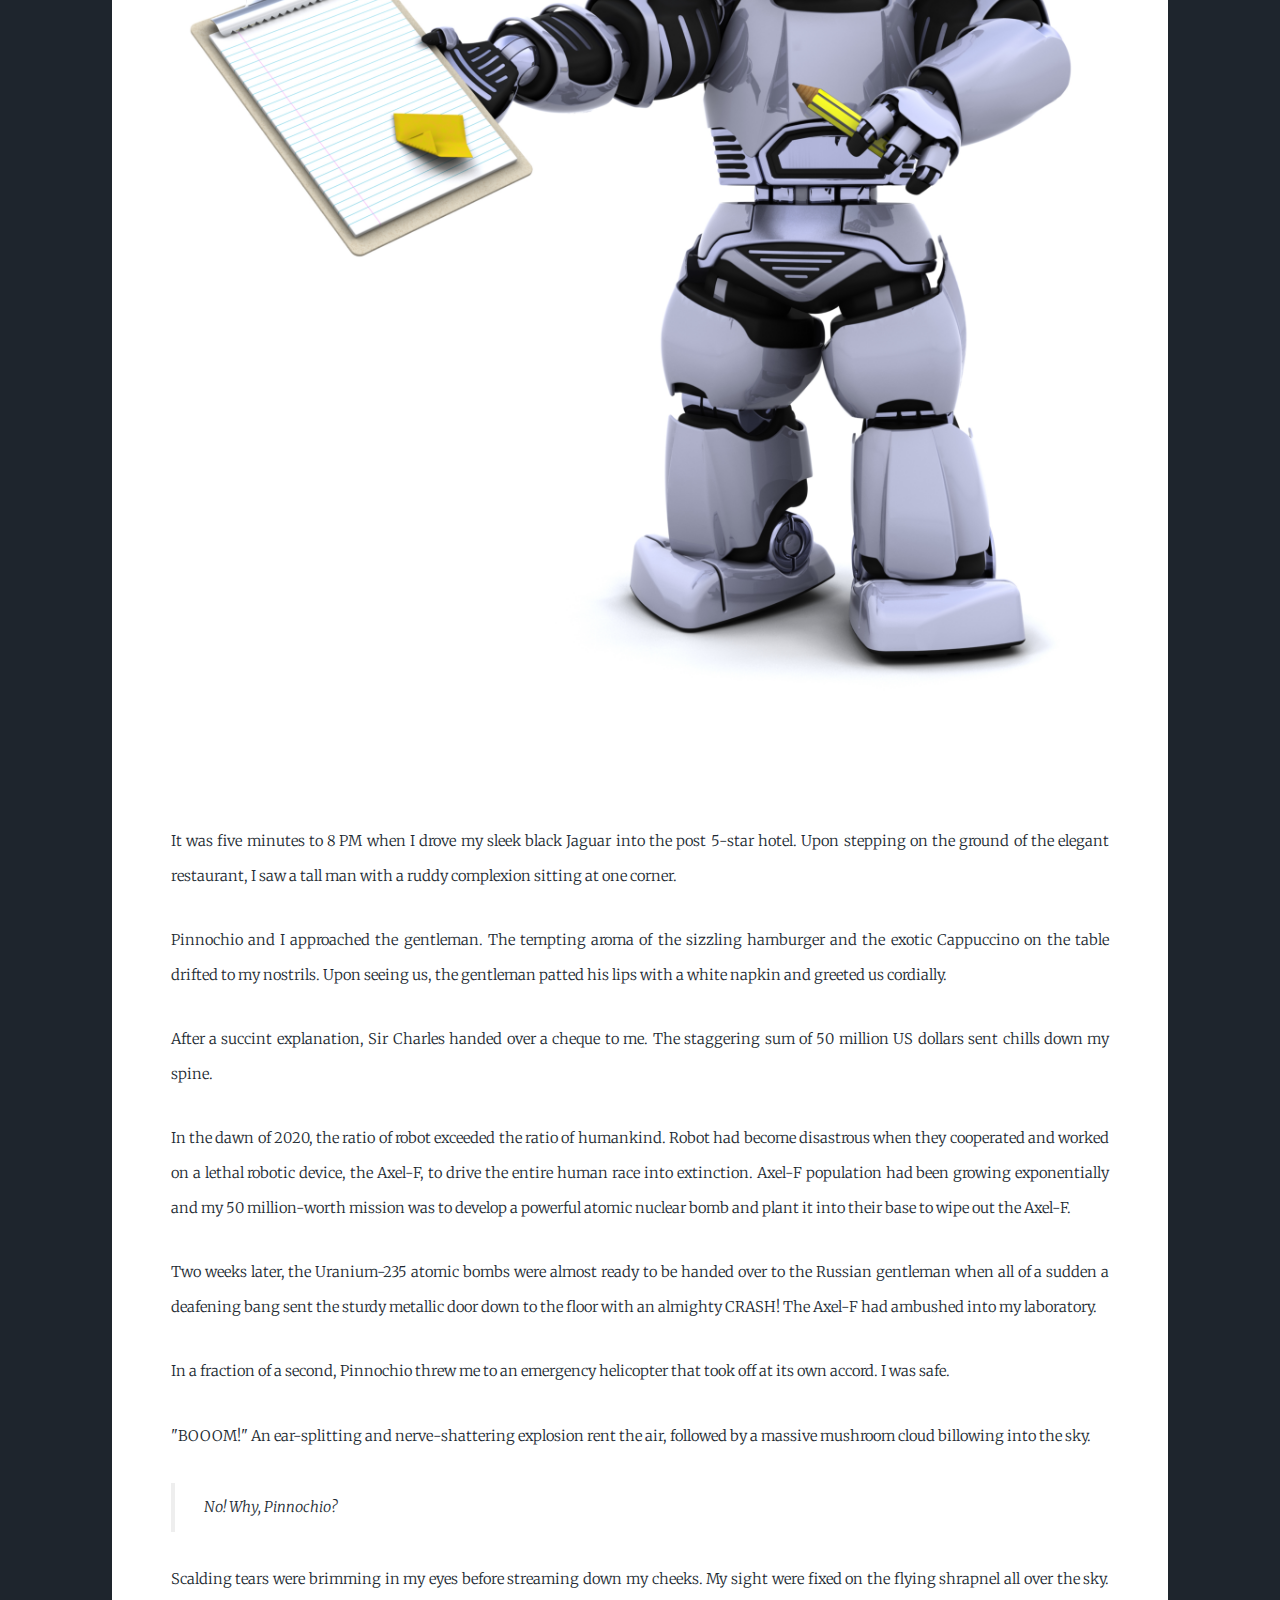
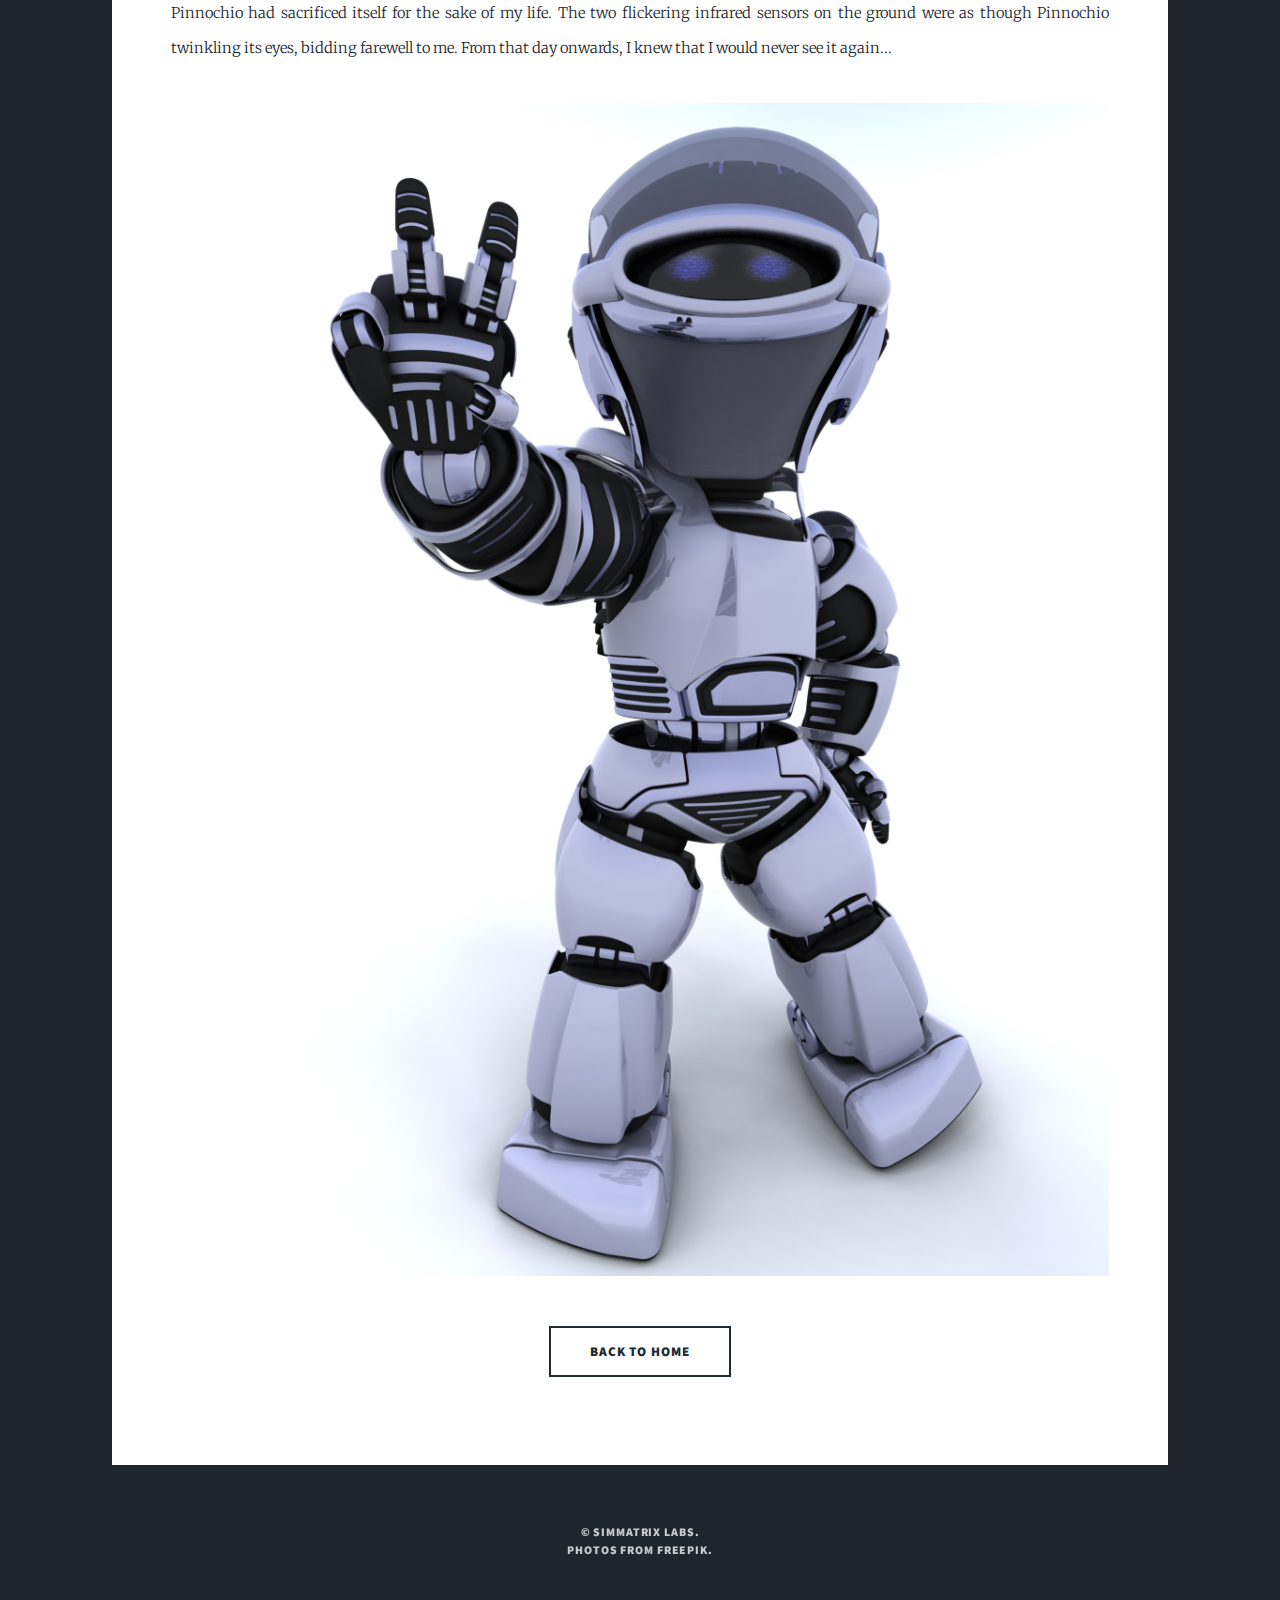
<file: journal/axel-revolution/index.html>
<!DOCTYPE HTML>
<!--
	Massively by HTML5 UP
	html5up.net | @ajlkn
	Free for personal and commercial use under the CCA 3.0 license (html5up.net/license)
-->
<html>
	<head>
		<title>Simmatrix Journal</title>
		<meta charset="utf-8" />
		<meta name="viewport" content="width=device-width, initial-scale=1, user-scalable=no" />
		<link rel="stylesheet" href="../core/assets/css/main.css" />
		<meta property="og:title" content="Axel Revolution" />
		<meta property="og:description" content="Pinnochio had been my assistant in all of my scientific endeavour since the dawn of 2020. It was an engineering marvel of unrivalled perfection." />
		<meta property="og:type" content="article" />
		<meta property="og:url" content="https://simmatrix.github.io/journal/axel-revolution/" />
		<meta property="og:image" content="https://simmatrix.github.io/journal/axel-revolution/images/axel-revolution.png" />
		<noscript><link rel="stylesheet" href="../core/assets/css/noscript.css" /></noscript>
		<style>
			#wrapper > .bg {
				background-image: url("../core/images/overlay.png"), linear-gradient(0deg, rgba(0, 0, 0, 0.1), rgba(0, 0, 0, 0.1)), url("images/bg.jpg")!important;
			}
		</style>
	</head>
	<body class="is-loading">

		<!-- Wrapper -->
			<div id="wrapper" class="fade-in">

				<!-- Intro -->
					<div id="intro">
						<h1>Axel Revolution</h1>
						<p>Pinnochio had been my assistant in all of my scientific endeavour since the dawn of 2020. It was an engineering marvel of unrivalled perfection.</p>
						<ul class="actions">
							<li><a href="#header" class="button icon solo fa-arrow-down scrolly">Continue</a></li>
						</ul>
					</div>

				<!-- Header -->
					<header id="header">
						<a href="index.html" class="logo">Axel Revolution</a>
					</header>

				<!-- Nav -->
					<nav id="nav">
						<ul class="links">
							<li class="active"><a href="index.html">[Current Date] December 30, 2025</a></li>
						</ul>
						<ul class="icons">
							<li><a href="http://simmatrix.github.io" class="icon fa-home"><span class="label">Home</span></a></li>
						</ul>
					</nav>

				<!-- Main -->
					<div id="main">

						<!-- Post -->
							<section class="post">

								<blockquote>No! Why, Pinnochio?</blockquote>

								<p>
									Scalding tears were brimming in my eyes before streaming down my cheeks. My sight were fixed on the flying shrapnel all over the sky. Pinnochio had sacrificed itself for the sake of my life. The two flickering infrared sensors on the ground were as though Pinnochio twinkling its eyes, bidding farewell to me. From that day onwards, I knew that I would never see it again. It all started like this...
								</p>

								<span class="image fit"><img src="images/pinnochio_relaxing.jpg" alt="" /></span>

								<blockquote>"MASTER-YOU-HAVE-AN-EMAIL-NOTIFICATION," Pinnochio blared.</blockquote>

								<p>
									A text-message appeared on the 5-inches LCD screen mounted on the robot:
								</p>

								<div class="box">
									<p><i>Meet you at Legend Hotel at sharp 8 PM.<br />[From: Anonymous 2022-02-23 13:15:09]</i></p>
								</div>

								<p>
									I was a nuclear engineer. Pinnochio was one of my invention and it had been my trusted assistant in all of my scientific endeavours since the dawn of 2020. Pinnochio was an engineering marvel of unrivalled perfection.
								</p>

								<span class="image fit"><img src="images/pinnochio_with_clipboard.jpg" alt="" /></span>

								<p>
									It was five minutes to 8 PM when I drove my sleek black Jaguar into the post 5-star hotel. Upon stepping on the ground of the elegant restaurant, I saw a tall man with a ruddy complexion sitting at one corner.
								</p>

								<p>
									Pinnochio and I approached the gentleman. The tempting aroma of the sizzling hamburger and the exotic Cappuccino on the table drifted to my nostrils. Upon seeing us, the gentleman patted his lips with a white napkin and greeted us cordially.
								</p>

								<p>
									After a succint explanation, Sir Charles handed over a cheque to me. The staggering sum of 50 million US dollars sent chills down my spine.
								</p>

								<p>
									In the dawn of 2020, the ratio of robot exceeded the ratio of humankind. Robot had become disastrous when they cooperated and worked on a lethal robotic device, the Axel-F, to drive the entire human race into extinction. Axel-F population had been growing exponentially and my 50 million-worth mission was to develop a powerful atomic nuclear bomb and plant it into their base to wipe out the Axel-F.
								</p>

								<p>
									Two weeks later, the Uranium-235 atomic bombs were almost ready to be handed over to the Russian gentleman when all of a sudden a deafening bang sent the sturdy metallic door down to the floor with an almighty CRASH! The Axel-F had ambushed into my laboratory.
								</p>

								<p>
									In a fraction of a second, Pinnochio threw me to an emergency helicopter that took off at its own accord. I was safe.
								</p>

								<p>
									"BOOOM!" An ear-splitting and nerve-shattering explosion rent the air, followed by a massive mushroom cloud billowing into the sky.
								</p>

								<blockquote>No! Why, Pinnochio?</blockquote>

								<p>
									Scalding tears were brimming in my eyes before streaming down my cheeks. My sight were fixed on the flying shrapnel all over the sky. Pinnochio had sacrificed itself for the sake of my life. The two flickering infrared sensors on the ground were as though Pinnochio twinkling its eyes, bidding farewell to me. From that day onwards, I knew that I would never see it again...
								</p>

								<span class="image fit"><img src="images/pinnochio_peace_sign.jpg" alt="" /></span>

								<p style="text-align:center;margin-top:50px;"><a href="http://simmatrix.github.io" class="button big">Back to Home</a></p>
							</section>

					</div>

				<!-- Copyright -->
					<div id="copyright">
						&copy; Simmatrix Labs.<br />Photos from Freepik.
					</div>

			</div>

		<!-- Scripts -->
			<script src="../core/assets/js/jquery.min.js"></script>
			<script src="../core/assets/js/jquery.scrollex.min.js"></script>
			<script src="../core/assets/js/jquery.scrolly.min.js"></script>
			<script src="../core/assets/js/skel.min.js"></script>
			<script src="../core/assets/js/util.js"></script>
			<script src="../core/assets/js/main.js"></script>

	</body>
</html>
</file>
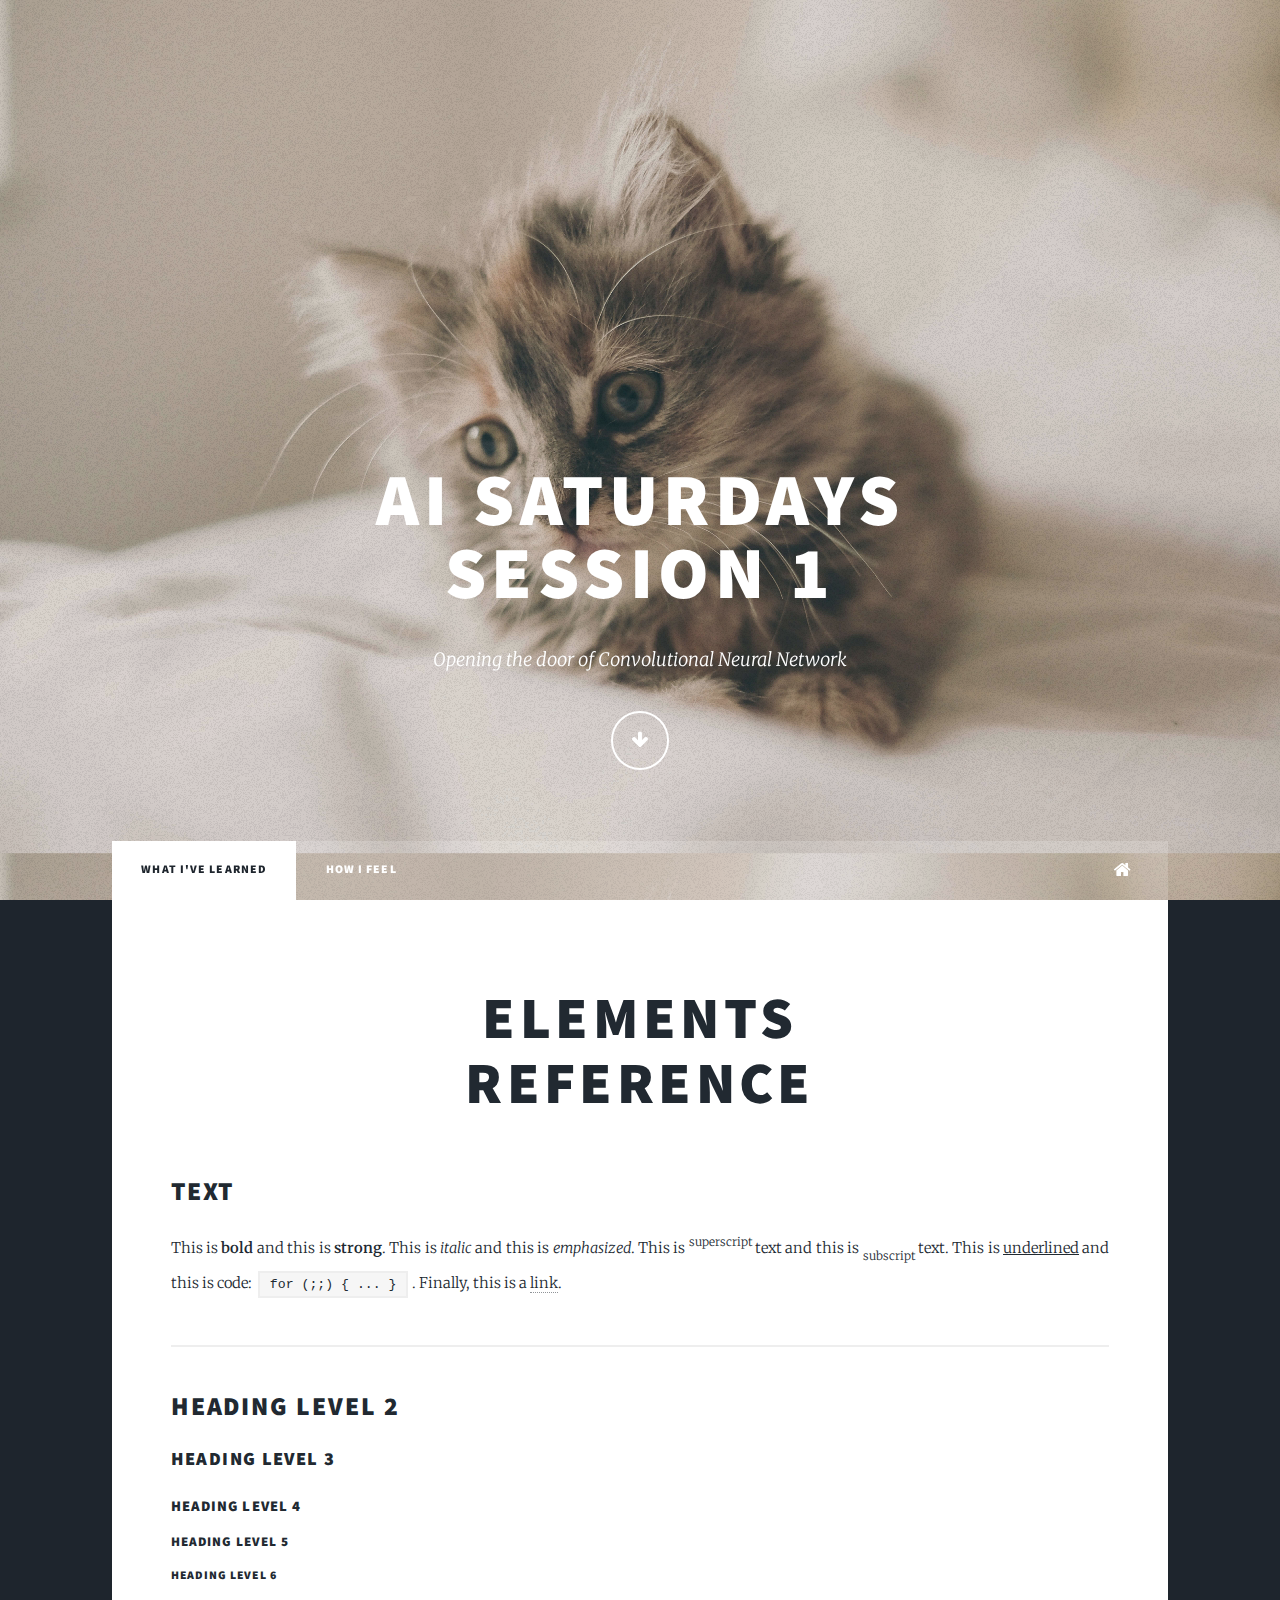
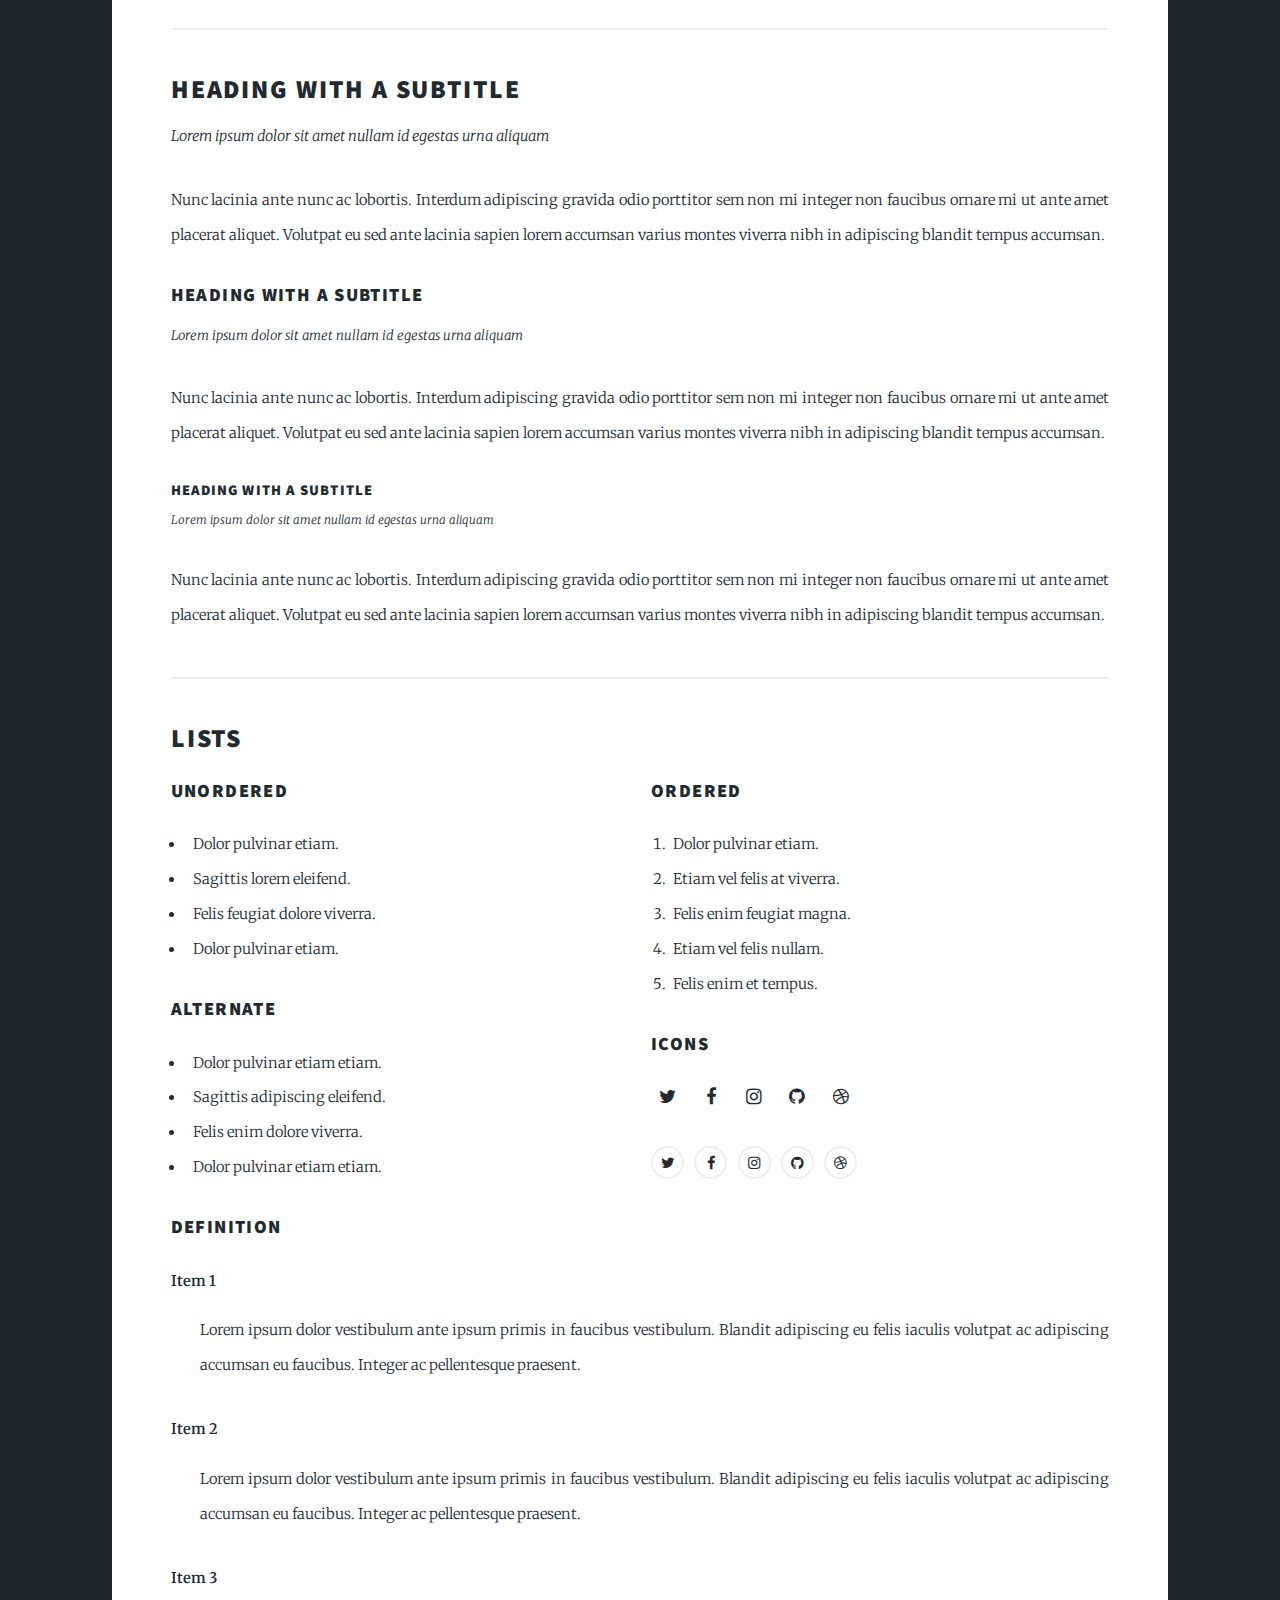
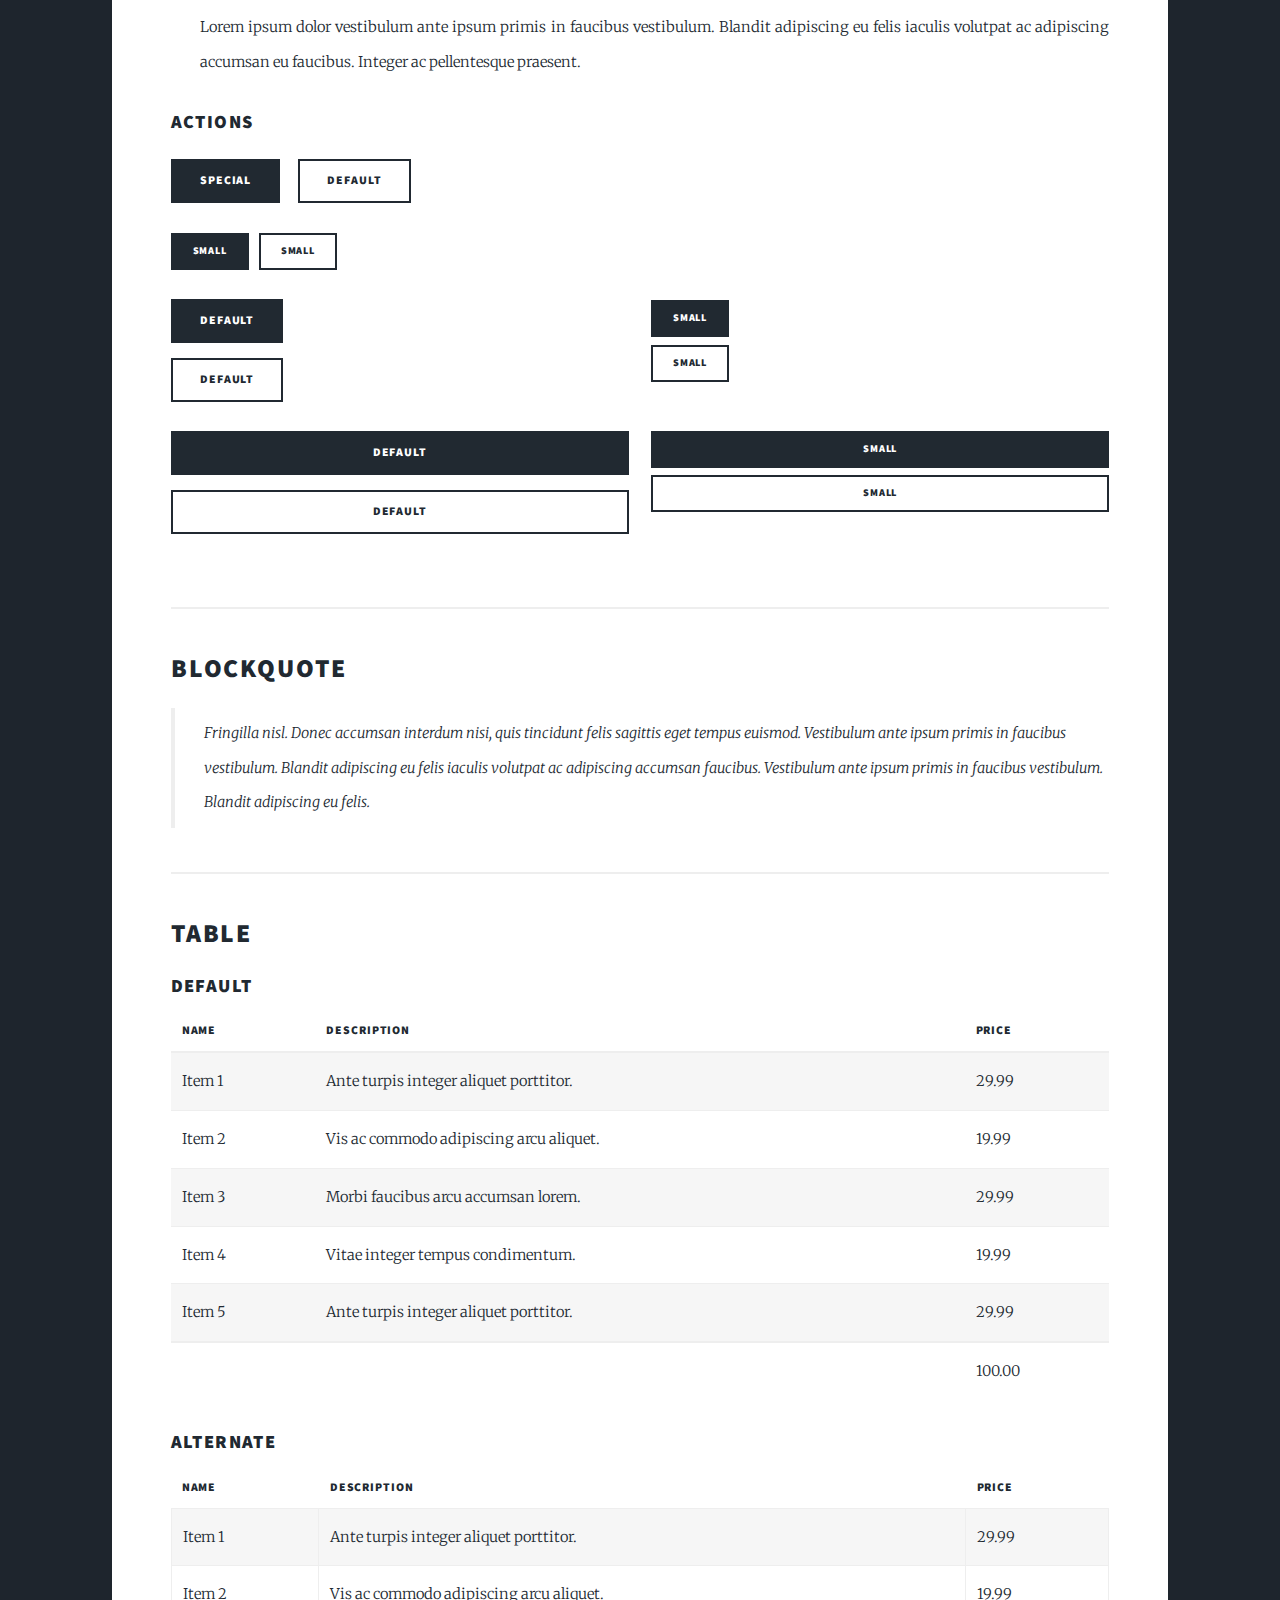
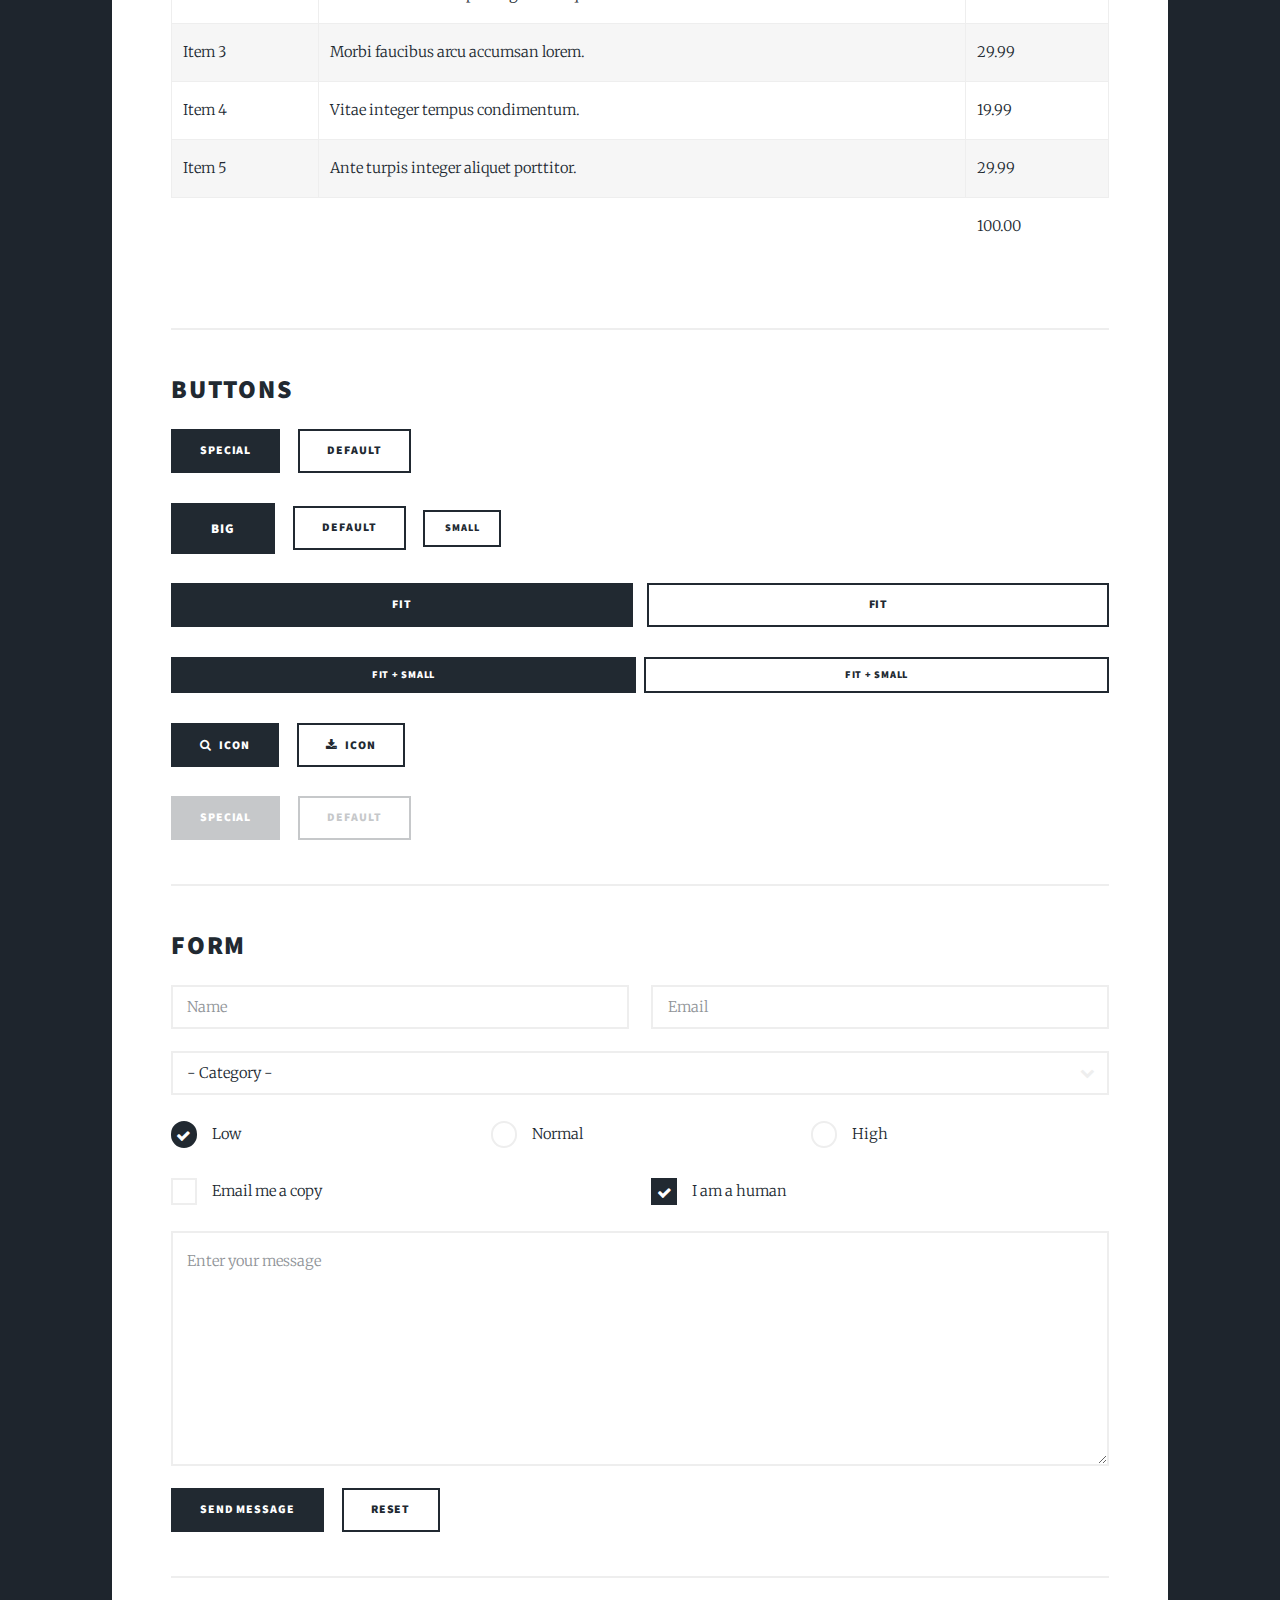
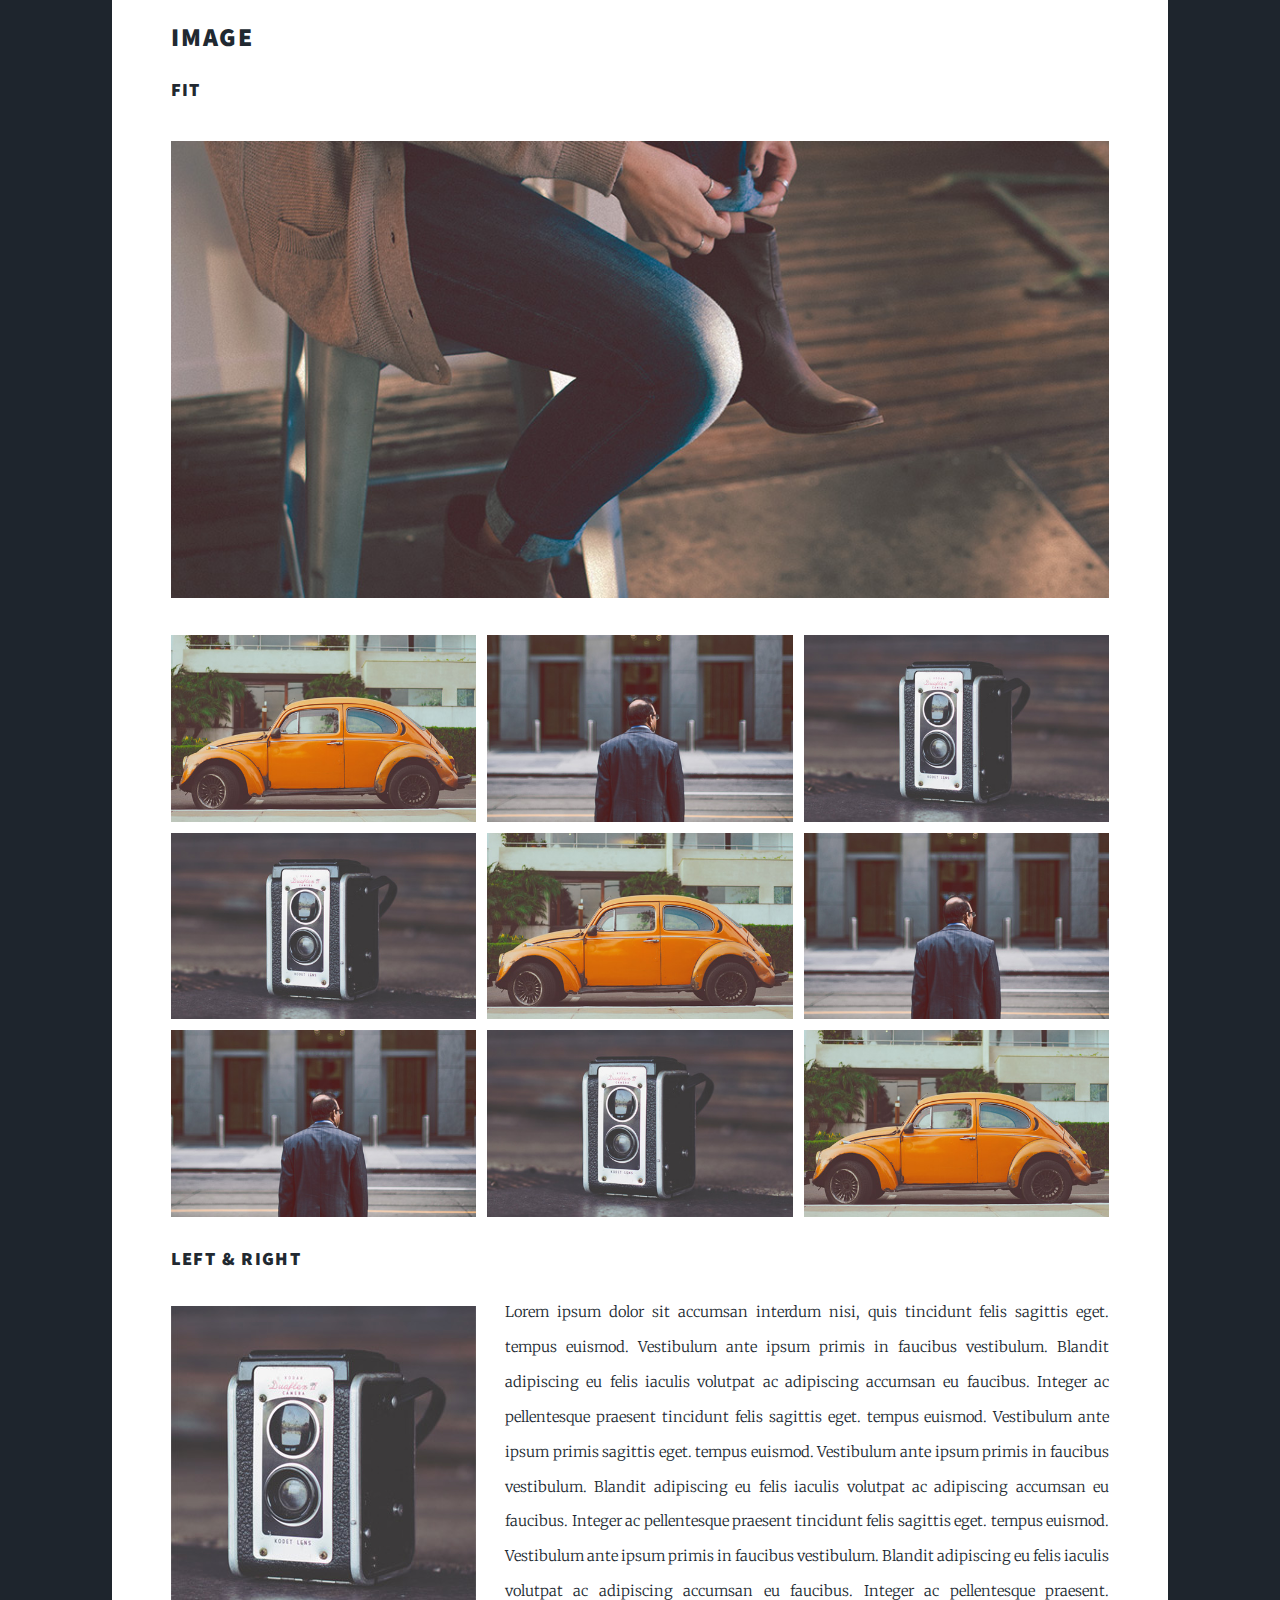
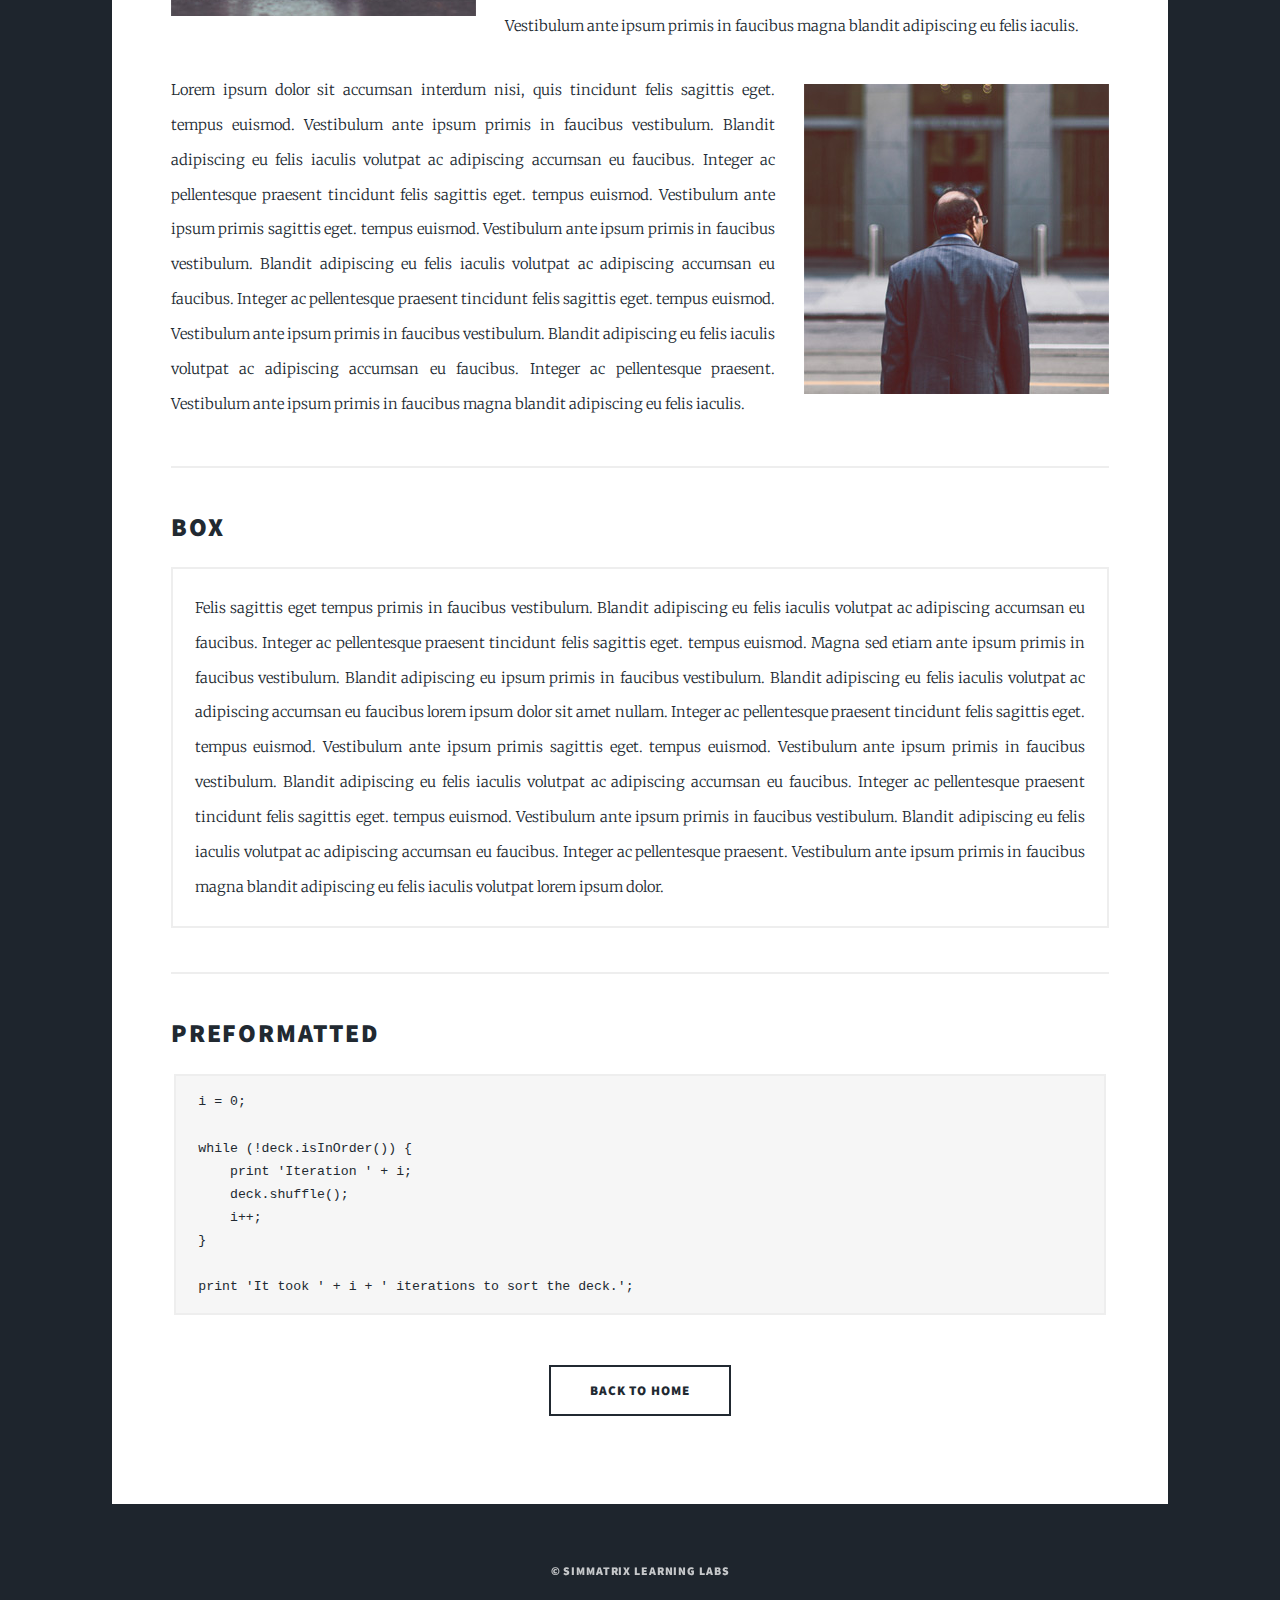
<file: journal/core/index.html>
<!DOCTYPE HTML>
<!--
	Massively by HTML5 UP
	html5up.net | @ajlkn
	Free for personal and commercial use under the CCA 3.0 license (html5up.net/license)
-->
<html>
	<head>
		<title>Massively by HTML5 UP</title>
		<meta charset="utf-8" />
		<meta name="viewport" content="width=device-width, initial-scale=1, user-scalable=no" />
		<link rel="stylesheet" href="assets/css/main.css" />
		<noscript><link rel="stylesheet" href="assets/css/noscript.css" /></noscript>
	</head>
	<body class="is-loading">

		<!-- Wrapper -->
			<div id="wrapper" class="fade-in">

				<!-- Intro -->
					<div id="intro">
						<h1>AI Saturdays<br />
						Session 1</h1>
						<p>Opening the door of Convolutional Neural Network</p>
						<ul class="actions">
							<li><a href="#header" class="button icon solo fa-arrow-down scrolly">Continue</a></li>
						</ul>
					</div>

				<!-- Header -->
					<header id="header">
						<a href="index.html" class="logo">AI SATURDAYS</a>
					</header>

				<!-- Nav -->
					<nav id="nav">
						<ul class="links">
							<li class="active"><a href="index.html">What I've Learned</a></li>
							<li><a href="feel.html">How I Feel</a></li>
						</ul>
						<ul class="icons">
							<li><a href="http://simmatrix.github.local" class="icon fa-home"><span class="label">Home</span></a></li>
						</ul>
					</nav>

				<!-- Main -->
					<div id="main">

						<!-- Post -->
							<section class="post">
								<header class="major">
									<h1>Elements<br />
									Reference</h1>
								</header>

								<!-- Text stuff -->
									<h2>Text</h2>
									<p>This is <b>bold</b> and this is <strong>strong</strong>. This is <i>italic</i> and this is <em>emphasized</em>.
									This is <sup>superscript</sup> text and this is <sub>subscript</sub> text.
									This is <u>underlined</u> and this is code: <code>for (;;) { ... }</code>.
									Finally, this is a <a href="#">link</a>.</p>
									<hr />
									<h2>Heading Level 2</h2>
									<h3>Heading Level 3</h3>
									<h4>Heading Level 4</h4>
									<h5>Heading Level 5</h5>
									<h6>Heading Level 6</h6>
									<hr />
									<header>
										<h2>Heading with a Subtitle</h2>
										<p>Lorem ipsum dolor sit amet nullam id egestas urna aliquam</p>
									</header>
									<p>Nunc lacinia ante nunc ac lobortis. Interdum adipiscing gravida odio porttitor sem non mi integer non faucibus ornare mi ut ante amet placerat aliquet. Volutpat eu sed ante lacinia sapien lorem accumsan varius montes viverra nibh in adipiscing blandit tempus accumsan.</p>
									<header>
										<h3>Heading with a Subtitle</h3>
										<p>Lorem ipsum dolor sit amet nullam id egestas urna aliquam</p>
									</header>
									<p>Nunc lacinia ante nunc ac lobortis. Interdum adipiscing gravida odio porttitor sem non mi integer non faucibus ornare mi ut ante amet placerat aliquet. Volutpat eu sed ante lacinia sapien lorem accumsan varius montes viverra nibh in adipiscing blandit tempus accumsan.</p>
									<header>
										<h4>Heading with a Subtitle</h4>
										<p>Lorem ipsum dolor sit amet nullam id egestas urna aliquam</p>
									</header>
									<p>Nunc lacinia ante nunc ac lobortis. Interdum adipiscing gravida odio porttitor sem non mi integer non faucibus ornare mi ut ante amet placerat aliquet. Volutpat eu sed ante lacinia sapien lorem accumsan varius montes viverra nibh in adipiscing blandit tempus accumsan.</p>

									<hr />

								<!-- Lists -->
									<h2>Lists</h2>
									<div class="row">
										<div class="6u 12u$(small)">

											<h3>Unordered</h3>
											<ul>
												<li>Dolor pulvinar etiam.</li>
												<li>Sagittis lorem eleifend.</li>
												<li>Felis feugiat dolore viverra.</li>
												<li>Dolor pulvinar etiam.</li>
											</ul>

											<h3>Alternate</h3>
											<ul class="alt">
												<li>Dolor pulvinar etiam etiam.</li>
												<li>Sagittis adipiscing eleifend.</li>
												<li>Felis enim dolore viverra.</li>
												<li>Dolor pulvinar etiam etiam.</li>
											</ul>

										</div>
										<div class="6u$ 12u$(small)">

											<h3>Ordered</h3>
											<ol>
												<li>Dolor pulvinar etiam.</li>
												<li>Etiam vel felis at viverra.</li>
												<li>Felis enim feugiat magna.</li>
												<li>Etiam vel felis nullam.</li>
												<li>Felis enim et tempus.</li>
											</ol>

											<h3>Icons</h3>
											<ul class="icons">
												<li><a href="#" class="icon fa-twitter"><span class="label">Twitter</span></a></li>
												<li><a href="#" class="icon fa-facebook"><span class="label">Facebook</span></a></li>
												<li><a href="#" class="icon fa-instagram"><span class="label">Instagram</span></a></li>
												<li><a href="#" class="icon fa-github"><span class="label">Github</span></a></li>
												<li><a href="#" class="icon fa-dribbble"><span class="label">Dribbble</span></a></li>
											</ul>
											<ul class="icons alt">
												<li><a href="#" class="icon alt fa-twitter"><span class="label">Twitter</span></a></li>
												<li><a href="#" class="icon alt fa-facebook"><span class="label">Facebook</span></a></li>
												<li><a href="#" class="icon alt fa-instagram"><span class="label">Instagram</span></a></li>
												<li><a href="#" class="icon alt fa-github"><span class="label">Github</span></a></li>
												<li><a href="#" class="icon alt fa-dribbble"><span class="label">Dribbble</span></a></li>
											</ul>

										</div>
									</div>
									<h3>Definition</h3>
									<dl>
										<dt>Item 1</dt>
										<dd>
											<p>Lorem ipsum dolor vestibulum ante ipsum primis in faucibus vestibulum. Blandit adipiscing eu felis iaculis volutpat ac adipiscing accumsan eu faucibus. Integer ac pellentesque praesent.</p>
										</dd>
										<dt>Item 2</dt>
										<dd>
											<p>Lorem ipsum dolor vestibulum ante ipsum primis in faucibus vestibulum. Blandit adipiscing eu felis iaculis volutpat ac adipiscing accumsan eu faucibus. Integer ac pellentesque praesent.</p>
										</dd>
										<dt>Item 3</dt>
										<dd>
											<p>Lorem ipsum dolor vestibulum ante ipsum primis in faucibus vestibulum. Blandit adipiscing eu felis iaculis volutpat ac adipiscing accumsan eu faucibus. Integer ac pellentesque praesent.</p>
										</dd>
									</dl>

									<h3>Actions</h3>
									<ul class="actions">
										<li><a href="#" class="button special">Special</a></li>
										<li><a href="#" class="button">Default</a></li>
									</ul>
									<ul class="actions small">
										<li><a href="#" class="button special small">Small</a></li>
										<li><a href="#" class="button small">Small</a></li>
									</ul>
									<div class="row">
										<div class="6u 12u$(small)">
											<ul class="actions vertical">
												<li><a href="#" class="button special">Default</a></li>
												<li><a href="#" class="button">Default</a></li>
											</ul>
										</div>
										<div class="6u 12u$(small)">
											<ul class="actions vertical small">
												<li><a href="#" class="button special small">Small</a></li>
												<li><a href="#" class="button small">Small</a></li>
											</ul>
										</div>
									</div>
									<div class="row">
										<div class="6u 12u$(small)">
											<ul class="actions vertical">
												<li><a href="#" class="button special fit">Default</a></li>
												<li><a href="#" class="button fit">Default</a></li>
											</ul>
										</div>
										<div class="6u$ 12u$(small)">
											<ul class="actions vertical small">
												<li><a href="#" class="button special small fit">Small</a></li>
												<li><a href="#" class="button small fit">Small</a></li>
											</ul>
										</div>
									</div>

									<hr />

								<!-- Blockquote -->
									<h2>Blockquote</h2>
									<blockquote>Fringilla nisl. Donec accumsan interdum nisi, quis tincidunt felis sagittis eget tempus euismod. Vestibulum ante ipsum primis in faucibus vestibulum. Blandit adipiscing eu felis iaculis volutpat ac adipiscing accumsan faucibus. Vestibulum ante ipsum primis in faucibus vestibulum. Blandit adipiscing eu felis.</blockquote>

									<hr />

								<!-- Table -->
									<h2>Table</h2>

									<h3>Default</h3>
									<div class="table-wrapper">
										<table>
											<thead>
												<tr>
													<th>Name</th>
													<th>Description</th>
													<th>Price</th>
												</tr>
											</thead>
											<tbody>
												<tr>
													<td>Item 1</td>
													<td>Ante turpis integer aliquet porttitor.</td>
													<td>29.99</td>
												</tr>
												<tr>
													<td>Item 2</td>
													<td>Vis ac commodo adipiscing arcu aliquet.</td>
													<td>19.99</td>
												</tr>
												<tr>
													<td>Item 3</td>
													<td> Morbi faucibus arcu accumsan lorem.</td>
													<td>29.99</td>
												</tr>
												<tr>
													<td>Item 4</td>
													<td>Vitae integer tempus condimentum.</td>
													<td>19.99</td>
												</tr>
												<tr>
													<td>Item 5</td>
													<td>Ante turpis integer aliquet porttitor.</td>
													<td>29.99</td>
												</tr>
											</tbody>
											<tfoot>
												<tr>
													<td colspan="2"></td>
													<td>100.00</td>
												</tr>
											</tfoot>
										</table>
									</div>

									<h3>Alternate</h3>
									<div class="table-wrapper">
										<table class="alt">
											<thead>
												<tr>
													<th>Name</th>
													<th>Description</th>
													<th>Price</th>
												</tr>
											</thead>
											<tbody>
												<tr>
													<td>Item 1</td>
													<td>Ante turpis integer aliquet porttitor.</td>
													<td>29.99</td>
												</tr>
												<tr>
													<td>Item 2</td>
													<td>Vis ac commodo adipiscing arcu aliquet.</td>
													<td>19.99</td>
												</tr>
												<tr>
													<td>Item 3</td>
													<td> Morbi faucibus arcu accumsan lorem.</td>
													<td>29.99</td>
												</tr>
												<tr>
													<td>Item 4</td>
													<td>Vitae integer tempus condimentum.</td>
													<td>19.99</td>
												</tr>
												<tr>
													<td>Item 5</td>
													<td>Ante turpis integer aliquet porttitor.</td>
													<td>29.99</td>
												</tr>
											</tbody>
											<tfoot>
												<tr>
													<td colspan="2"></td>
													<td>100.00</td>
												</tr>
											</tfoot>
										</table>
									</div>

									<hr />

								<!-- Buttons -->
									<h2>Buttons</h2>
									<ul class="actions">
										<li><a href="#" class="button special">Special</a></li>
										<li><a href="#" class="button">Default</a></li>
									</ul>
									<ul class="actions">
										<li><a href="#" class="button special big">Big</a></li>
										<li><a href="#" class="button">Default</a></li>
										<li><a href="#" class="button small">Small</a></li>
									</ul>
									<ul class="actions fit">
										<li><a href="#" class="button special fit">Fit</a></li>
										<li><a href="#" class="button fit">Fit</a></li>
									</ul>
									<ul class="actions fit small">
										<li><a href="#" class="button special fit small">Fit + Small</a></li>
										<li><a href="#" class="button fit small">Fit + Small</a></li>
									</ul>
									<ul class="actions">
										<li><a href="#" class="button special icon fa-search">Icon</a></li>
										<li><a href="#" class="button icon fa-download">Icon</a></li>
									</ul>
									<ul class="actions">
										<li><span class="button special disabled">Special</span></li>
										<li><span class="button disabled">Default</span></li>
									</ul>

									<hr />

								<!-- Form -->
									<h2>Form</h2>

									<form method="post" action="#" class="alt">
										<div class="row uniform">
											<div class="6u 12u$(xsmall)">
												<input type="text" name="demo-name" id="demo-name" value="" placeholder="Name" />
											</div>
											<div class="6u$ 12u$(xsmall)">
												<input type="email" name="demo-email" id="demo-email" value="" placeholder="Email" />
											</div>
											<!-- Break -->
											<div class="12u$">
												<div class="select-wrapper">
													<select name="demo-category" id="demo-category">
														<option value="">- Category -</option>
														<option value="1">Manufacturing</option>
														<option value="1">Shipping</option>
														<option value="1">Administration</option>
														<option value="1">Human Resources</option>
													</select>
												</div>
											</div>
											<!-- Break -->
											<div class="4u 12u$(small)">
												<input type="radio" id="demo-priority-low" name="demo-priority" checked>
												<label for="demo-priority-low">Low</label>
											</div>
											<div class="4u 12u$(small)">
												<input type="radio" id="demo-priority-normal" name="demo-priority">
												<label for="demo-priority-normal">Normal</label>
											</div>
											<div class="4u$ 12u$(small)">
												<input type="radio" id="demo-priority-high" name="demo-priority">
												<label for="demo-priority-high">High</label>
											</div>
											<!-- Break -->
											<div class="6u 12u$(small)">
												<input type="checkbox" id="demo-copy" name="demo-copy">
												<label for="demo-copy">Email me a copy</label>
											</div>
											<div class="6u$ 12u$(small)">
												<input type="checkbox" id="demo-human" name="demo-human" checked>
												<label for="demo-human">I am a human</label>
											</div>
											<!-- Break -->
											<div class="12u$">
												<textarea name="demo-message" id="demo-message" placeholder="Enter your message" rows="6"></textarea>
											</div>
											<!-- Break -->
											<div class="12u$">
												<ul class="actions">
													<li><input type="submit" value="Send Message" class="special" /></li>
													<li><input type="reset" value="Reset" /></li>
												</ul>
											</div>
										</div>
									</form>

									<hr />

								<!-- Image -->
									<h2>Image</h2>

									<h3>Fit</h3>
									<span class="image fit"><img src="images/pic01.jpg" alt="" /></span>
									<div class="box alt">
										<div class="row 50% uniform">
											<div class="4u"><span class="image fit"><img src="images/pic02.jpg" alt="" /></span></div>
											<div class="4u"><span class="image fit"><img src="images/pic03.jpg" alt="" /></span></div>
											<div class="4u$"><span class="image fit"><img src="images/pic04.jpg" alt="" /></span></div>
											<!-- Break -->
											<div class="4u"><span class="image fit"><img src="images/pic04.jpg" alt="" /></span></div>
											<div class="4u"><span class="image fit"><img src="images/pic02.jpg" alt="" /></span></div>
											<div class="4u$"><span class="image fit"><img src="images/pic03.jpg" alt="" /></span></div>
											<!-- Break -->
											<div class="4u"><span class="image fit"><img src="images/pic03.jpg" alt="" /></span></div>
											<div class="4u"><span class="image fit"><img src="images/pic04.jpg" alt="" /></span></div>
											<div class="4u$"><span class="image fit"><img src="images/pic02.jpg" alt="" /></span></div>
										</div>
									</div>

									<h3>Left &amp; Right</h3>
									<p><span class="image left"><img src="images/pic08.jpg" alt="" /></span>Lorem ipsum dolor sit accumsan interdum nisi, quis tincidunt felis sagittis eget. tempus euismod. Vestibulum ante ipsum primis in faucibus vestibulum. Blandit adipiscing eu felis iaculis volutpat ac adipiscing accumsan eu faucibus. Integer ac pellentesque praesent tincidunt felis sagittis eget. tempus euismod. Vestibulum ante ipsum primis sagittis eget. tempus euismod. Vestibulum ante ipsum primis in faucibus vestibulum. Blandit adipiscing eu felis iaculis volutpat ac adipiscing accumsan eu faucibus. Integer ac pellentesque praesent tincidunt felis sagittis eget. tempus euismod. Vestibulum ante ipsum primis in faucibus vestibulum. Blandit adipiscing eu felis iaculis volutpat ac adipiscing accumsan eu faucibus. Integer ac pellentesque praesent. Vestibulum ante ipsum primis in faucibus magna blandit adipiscing eu felis iaculis.</p>
									<p><span class="image right"><img src="images/pic09.jpg" alt="" /></span>Lorem ipsum dolor sit accumsan interdum nisi, quis tincidunt felis sagittis eget. tempus euismod. Vestibulum ante ipsum primis in faucibus vestibulum. Blandit adipiscing eu felis iaculis volutpat ac adipiscing accumsan eu faucibus. Integer ac pellentesque praesent tincidunt felis sagittis eget. tempus euismod. Vestibulum ante ipsum primis sagittis eget. tempus euismod. Vestibulum ante ipsum primis in faucibus vestibulum. Blandit adipiscing eu felis iaculis volutpat ac adipiscing accumsan eu faucibus. Integer ac pellentesque praesent tincidunt felis sagittis eget. tempus euismod. Vestibulum ante ipsum primis in faucibus vestibulum. Blandit adipiscing eu felis iaculis volutpat ac adipiscing accumsan eu faucibus. Integer ac pellentesque praesent. Vestibulum ante ipsum primis in faucibus magna blandit adipiscing eu felis iaculis.</p>

									<hr />

								<!-- Box -->
									<h2>Box</h2>
									<div class="box">
										<p>Felis sagittis eget tempus primis in faucibus vestibulum. Blandit adipiscing eu felis iaculis volutpat ac adipiscing accumsan eu faucibus. Integer ac pellentesque praesent tincidunt felis sagittis eget. tempus euismod. Magna sed etiam ante ipsum primis in faucibus vestibulum. Blandit adipiscing eu ipsum primis in faucibus vestibulum. Blandit adipiscing eu felis iaculis volutpat ac adipiscing accumsan eu faucibus lorem ipsum dolor sit amet nullam. Integer ac pellentesque praesent tincidunt felis sagittis eget. tempus euismod. Vestibulum ante ipsum primis sagittis eget. tempus euismod. Vestibulum ante ipsum primis in faucibus vestibulum. Blandit adipiscing eu felis iaculis volutpat ac adipiscing accumsan eu faucibus. Integer ac pellentesque praesent tincidunt felis sagittis eget. tempus euismod. Vestibulum ante ipsum primis in faucibus vestibulum. Blandit adipiscing eu felis iaculis volutpat ac adipiscing accumsan eu faucibus. Integer ac pellentesque praesent. Vestibulum ante ipsum primis in faucibus magna blandit adipiscing eu felis iaculis volutpat lorem ipsum dolor.</p>
									</div>

									<hr />

								<!-- Preformatted Code -->
									<h2>Preformatted</h2>
									<pre><code>i = 0;

while (!deck.isInOrder()) {
    print 'Iteration ' + i;
    deck.shuffle();
    i++;
}

print 'It took ' + i + ' iterations to sort the deck.';
</code></pre>

								<p style="text-align:center;margin-top:50px;"><a href="#" class="button big">Back to Home</a></p>
							</section>

					</div>

				<!-- Copyright -->
					<div id="copyright">
						&copy; Simmatrix Learning Labs
					</div>

			</div>

		<!-- Scripts -->
			<script src="assets/js/jquery.min.js"></script>
			<script src="assets/js/jquery.scrollex.min.js"></script>
			<script src="assets/js/jquery.scrolly.min.js"></script>
			<script src="assets/js/skel.min.js"></script>
			<script src="assets/js/util.js"></script>
			<script src="assets/js/main.js"></script>

	</body>
</html>
</file>
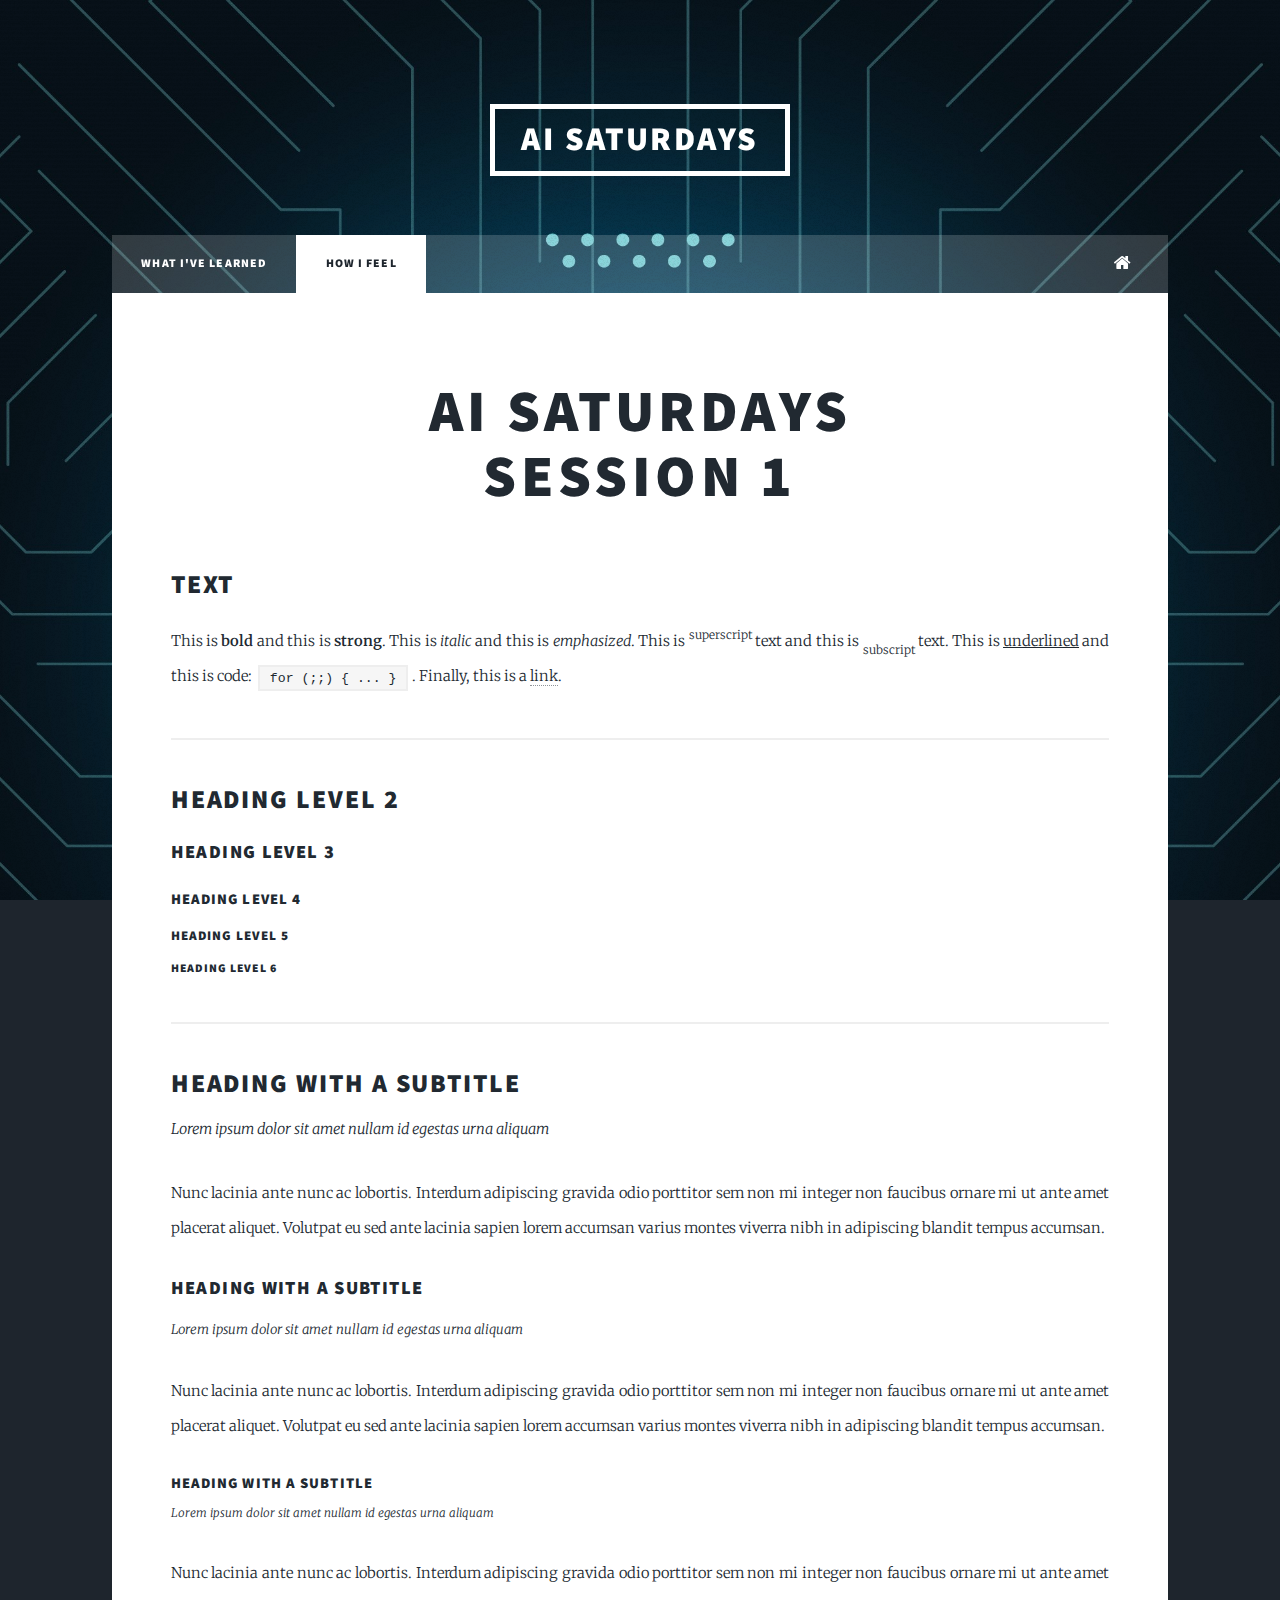
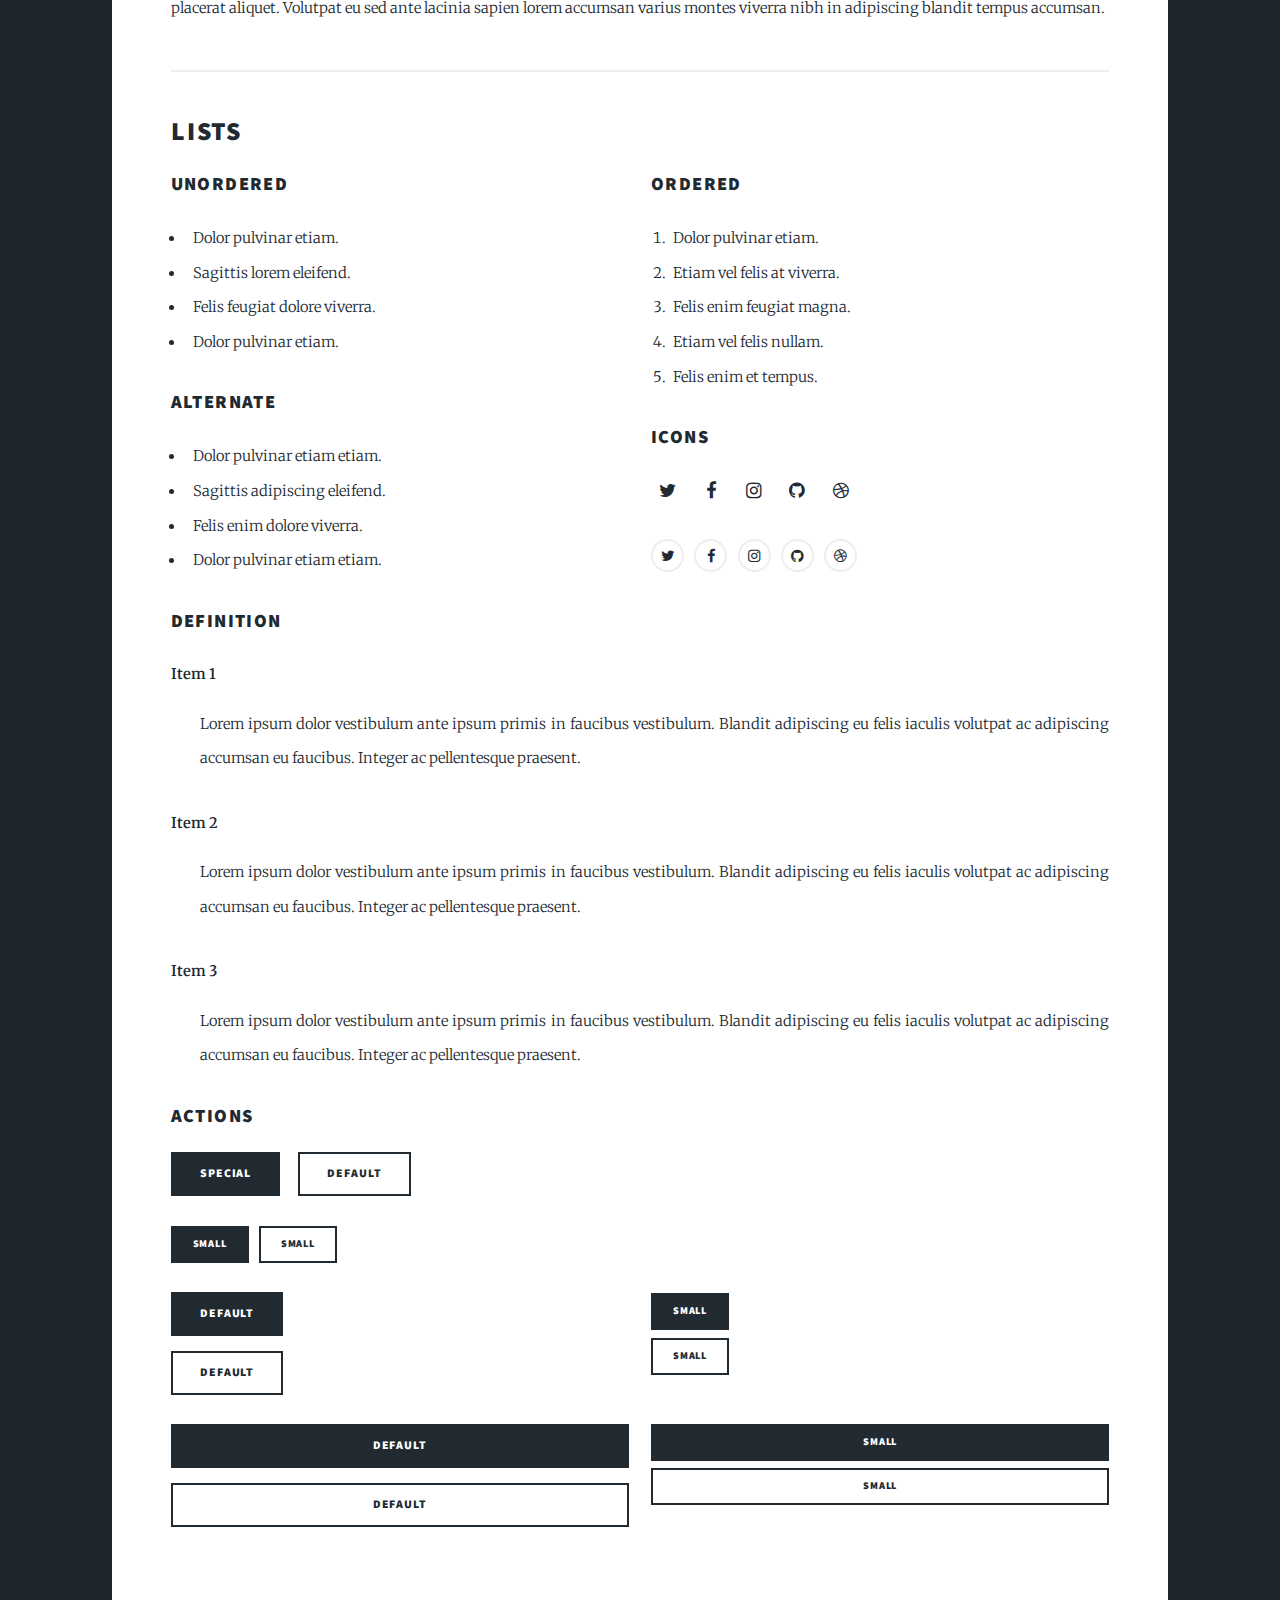
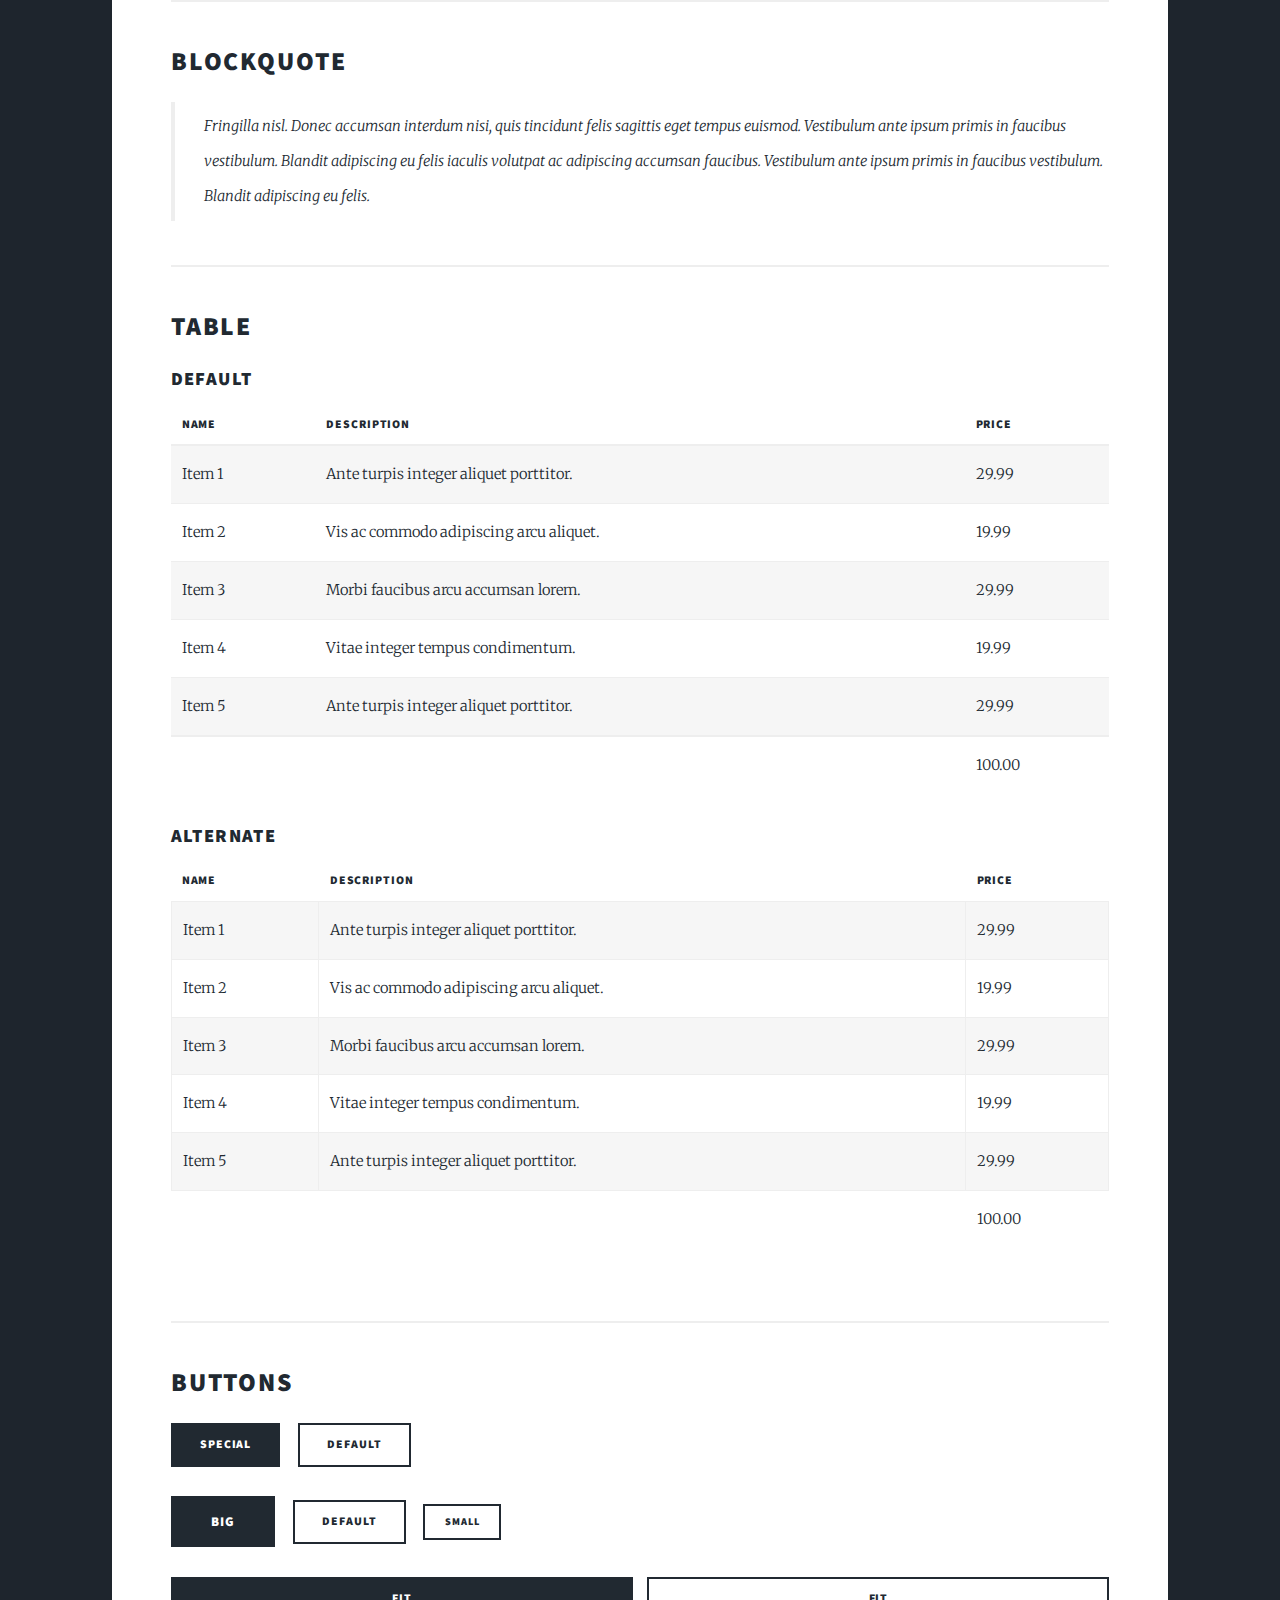
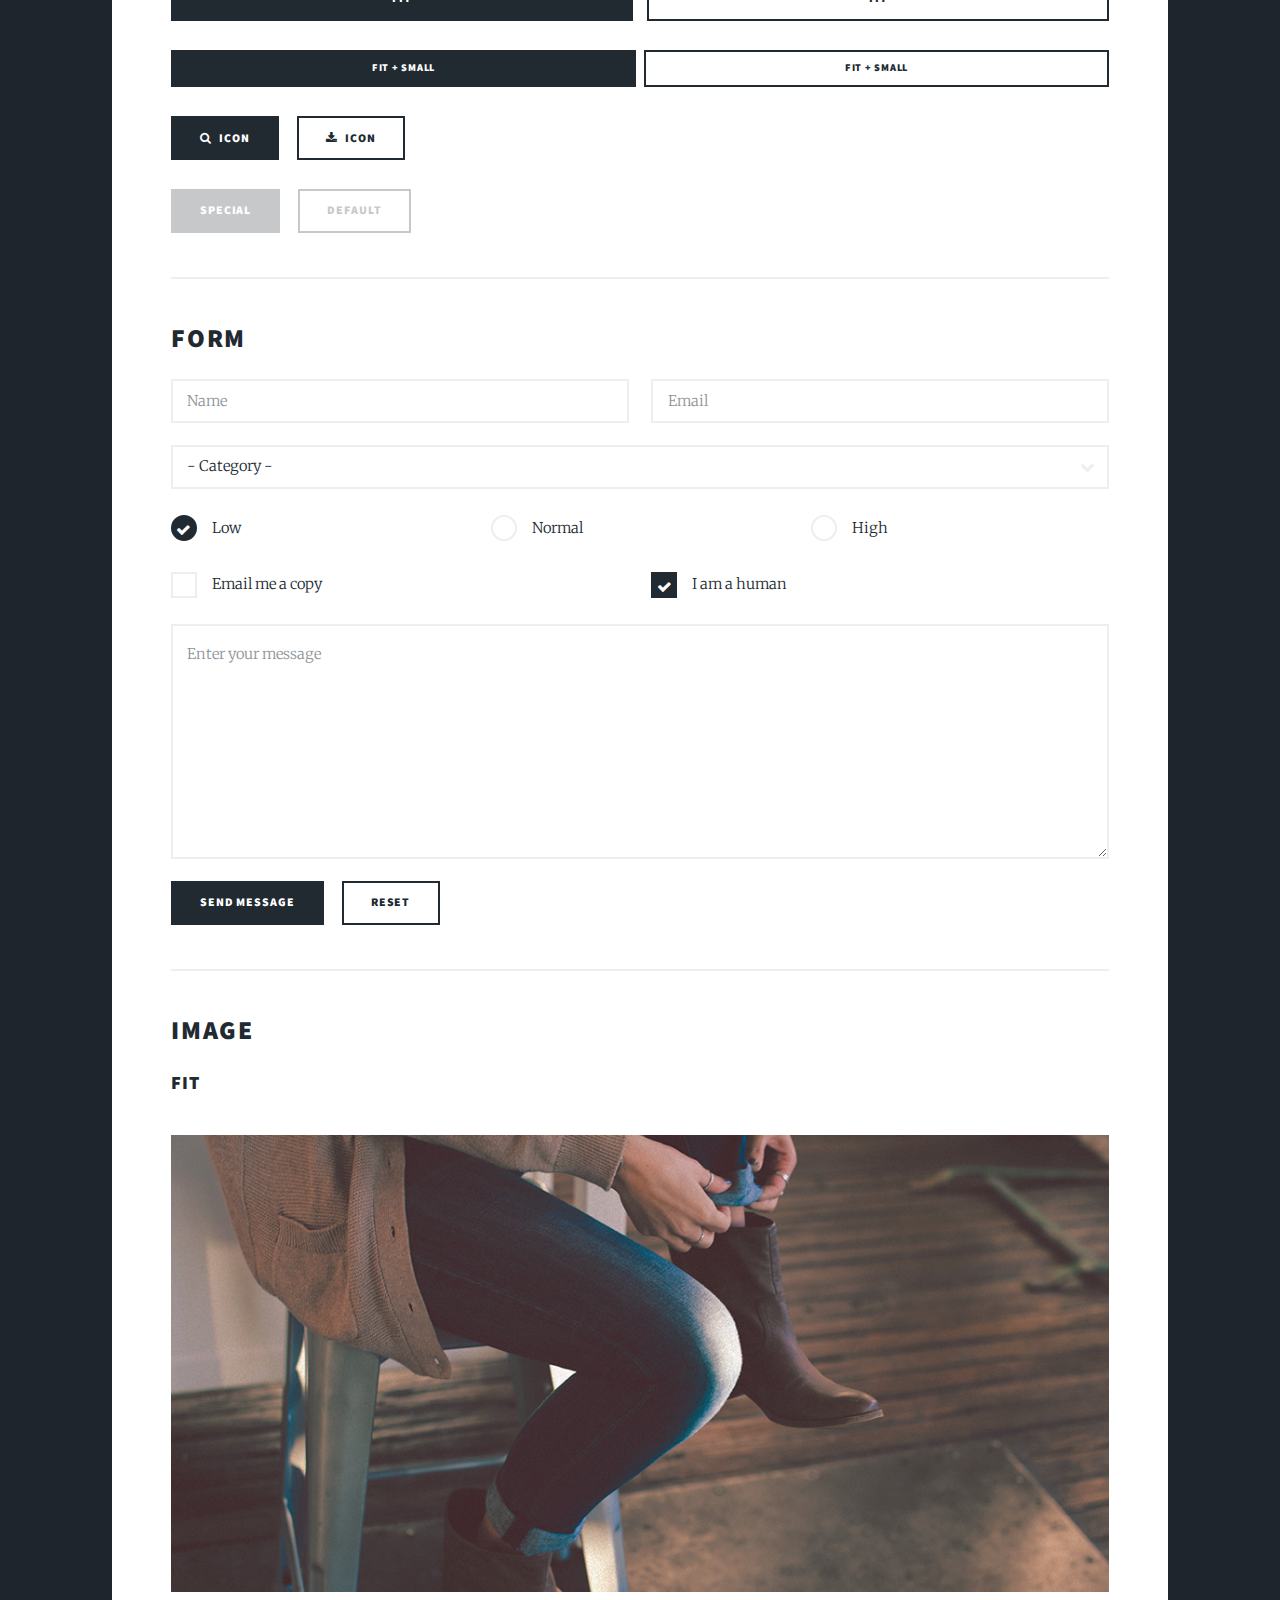
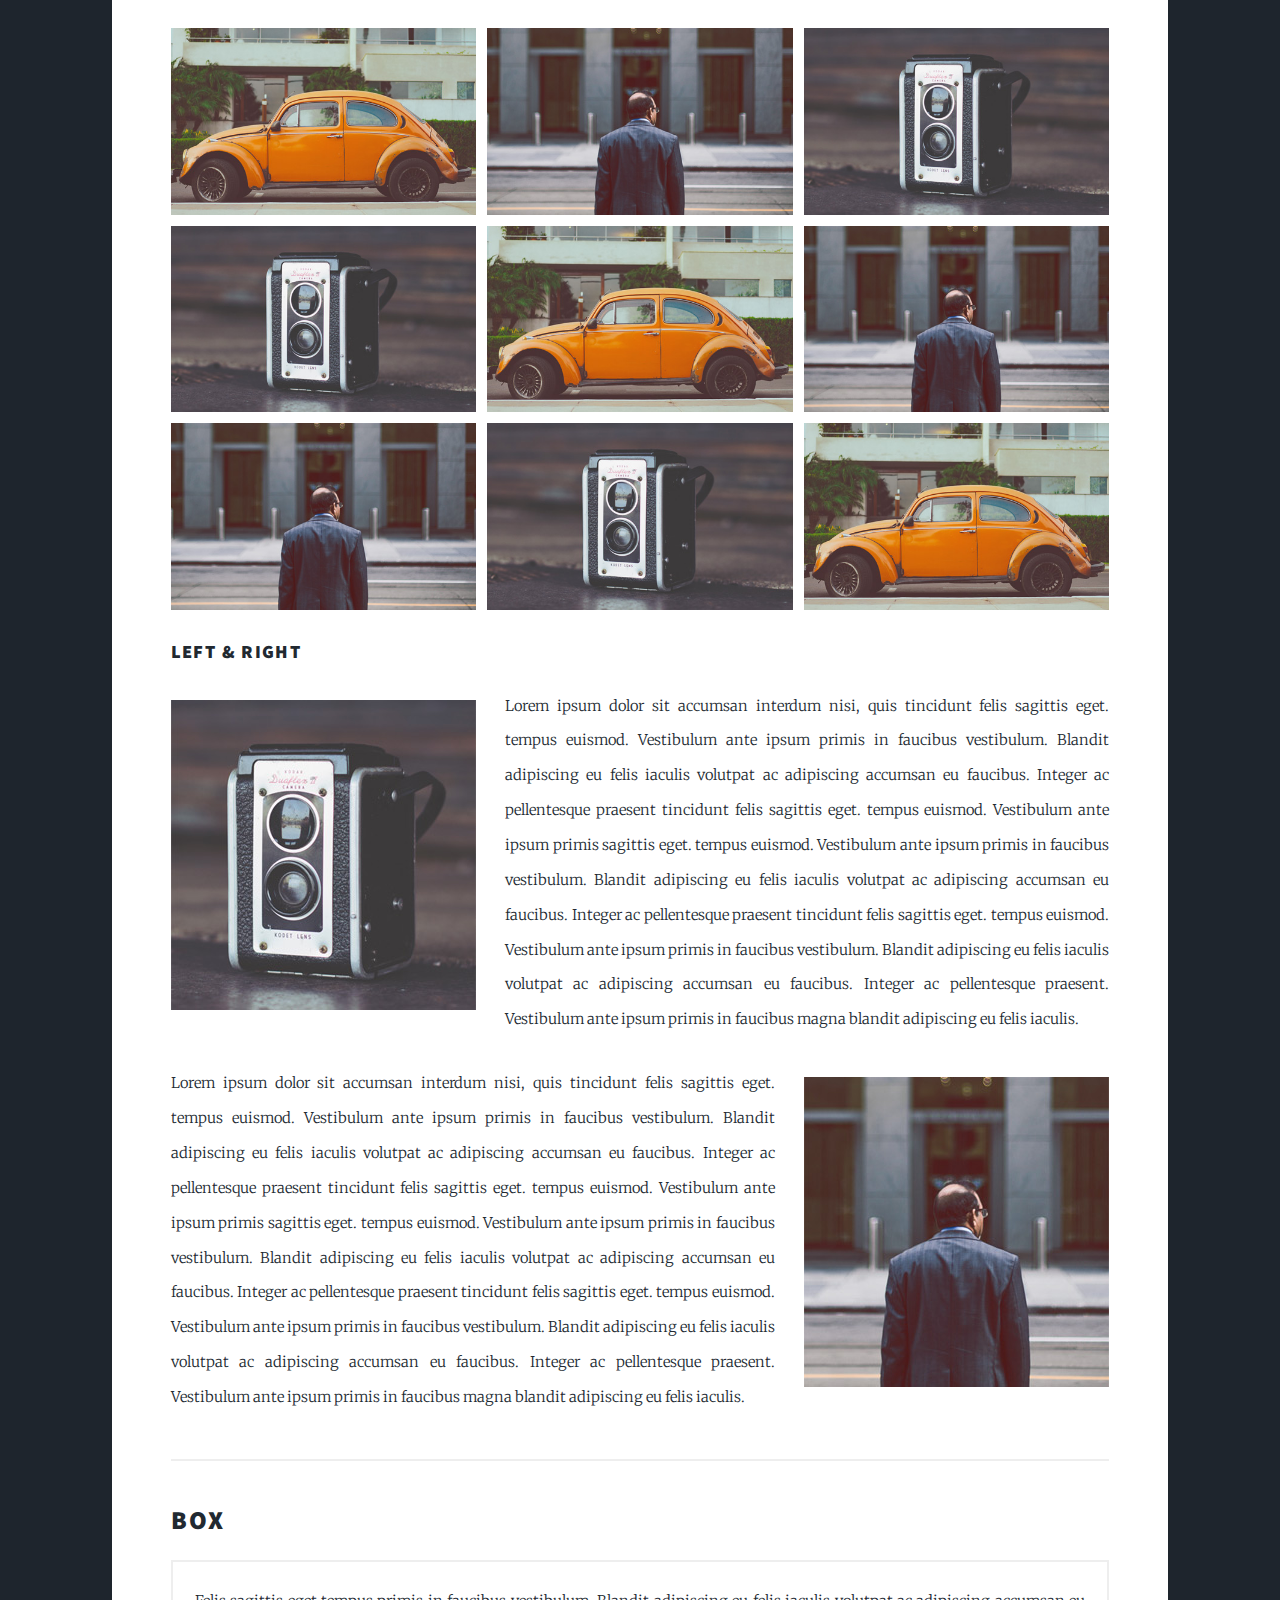
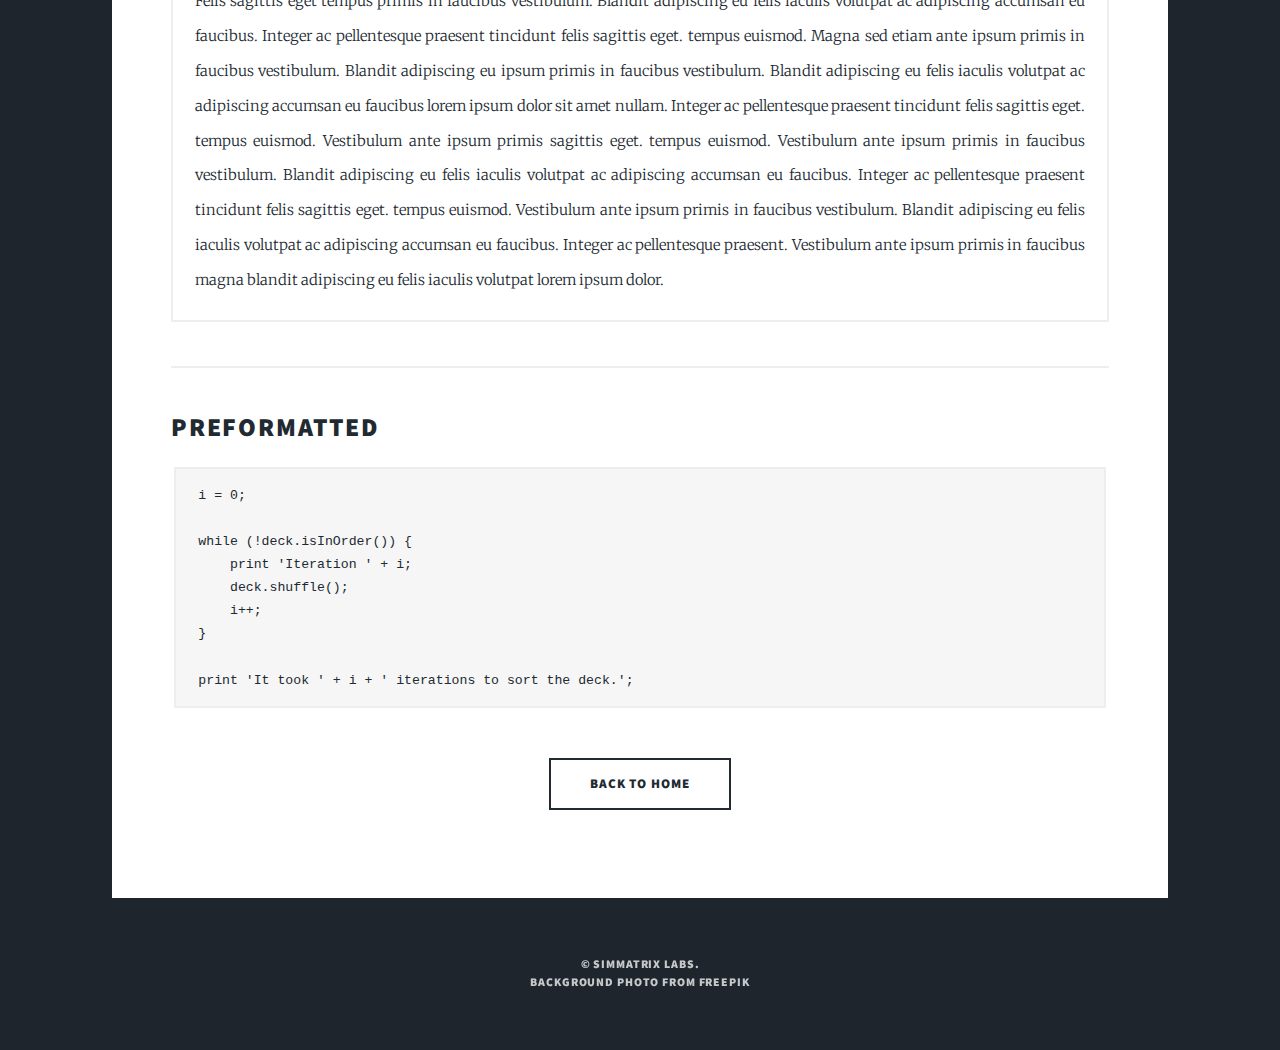
<file: journal/aisaturdays-session-1/feel.html>
<!DOCTYPE HTML>
<!--
	Massively by HTML5 UP
	html5up.net | @ajlkn
	Free for personal and commercial use under the CCA 3.0 license (html5up.net/license)
-->
<html>
	<head>
		<title>Simmatrix Journal</title>
		<meta charset="utf-8" />
		<meta name="viewport" content="width=device-width, initial-scale=1, user-scalable=no" />
		<link rel="stylesheet" href="../core/assets/css/main.css" />
		<noscript><link rel="stylesheet" href="../core/assets/css/noscript.css" /></noscript>
		<style>
			#wrapper > .bg {
				background-image: url("../core/images/overlay.png"), linear-gradient(0deg, rgba(0, 0, 0, 0.1), rgba(0, 0, 0, 0.1)), url("images/bg.jpg")!important;
			}
		</style>
	</head>
	<body class="is-loading">

		<!-- Wrapper -->
			<div id="wrapper">

				<!-- Header -->
					<header id="header">
						<a href="index.html" class="logo">AI Saturdays</a>
					</header>

				<!-- Nav -->
					<nav id="nav">
						<ul class="links">
							<li><a href="index.html">What I've Learned</a></li>
							<li class="active"><a href="feel.html">How I Feel</a></li>
						</ul>
						<ul class="icons">
							<li><a href="http://simmatrix.github.io" class="icon fa-home"><span class="label">Home</span></a></li>
						</ul>
					</nav>

				<!-- Main -->
					<div id="main">

						<!-- Post -->
							<section class="post">
								<header class="major">
									<h1>AI Saturdays<br />
									Session 1</h1>
								</header>

								<!-- Text stuff -->
									<h2>Text</h2>
									<p>This is <b>bold</b> and this is <strong>strong</strong>. This is <i>italic</i> and this is <em>emphasized</em>.
									This is <sup>superscript</sup> text and this is <sub>subscript</sub> text.
									This is <u>underlined</u> and this is code: <code>for (;;) { ... }</code>.
									Finally, this is a <a href="#">link</a>.</p>
									<hr />
									<h2>Heading Level 2</h2>
									<h3>Heading Level 3</h3>
									<h4>Heading Level 4</h4>
									<h5>Heading Level 5</h5>
									<h6>Heading Level 6</h6>
									<hr />
									<header>
										<h2>Heading with a Subtitle</h2>
										<p>Lorem ipsum dolor sit amet nullam id egestas urna aliquam</p>
									</header>
									<p>Nunc lacinia ante nunc ac lobortis. Interdum adipiscing gravida odio porttitor sem non mi integer non faucibus ornare mi ut ante amet placerat aliquet. Volutpat eu sed ante lacinia sapien lorem accumsan varius montes viverra nibh in adipiscing blandit tempus accumsan.</p>
									<header>
										<h3>Heading with a Subtitle</h3>
										<p>Lorem ipsum dolor sit amet nullam id egestas urna aliquam</p>
									</header>
									<p>Nunc lacinia ante nunc ac lobortis. Interdum adipiscing gravida odio porttitor sem non mi integer non faucibus ornare mi ut ante amet placerat aliquet. Volutpat eu sed ante lacinia sapien lorem accumsan varius montes viverra nibh in adipiscing blandit tempus accumsan.</p>
									<header>
										<h4>Heading with a Subtitle</h4>
										<p>Lorem ipsum dolor sit amet nullam id egestas urna aliquam</p>
									</header>
									<p>Nunc lacinia ante nunc ac lobortis. Interdum adipiscing gravida odio porttitor sem non mi integer non faucibus ornare mi ut ante amet placerat aliquet. Volutpat eu sed ante lacinia sapien lorem accumsan varius montes viverra nibh in adipiscing blandit tempus accumsan.</p>

									<hr />

								<!-- Lists -->
									<h2>Lists</h2>
									<div class="row">
										<div class="6u 12u$(small)">

											<h3>Unordered</h3>
											<ul>
												<li>Dolor pulvinar etiam.</li>
												<li>Sagittis lorem eleifend.</li>
												<li>Felis feugiat dolore viverra.</li>
												<li>Dolor pulvinar etiam.</li>
											</ul>

											<h3>Alternate</h3>
											<ul class="alt">
												<li>Dolor pulvinar etiam etiam.</li>
												<li>Sagittis adipiscing eleifend.</li>
												<li>Felis enim dolore viverra.</li>
												<li>Dolor pulvinar etiam etiam.</li>
											</ul>

										</div>
										<div class="6u$ 12u$(small)">

											<h3>Ordered</h3>
											<ol>
												<li>Dolor pulvinar etiam.</li>
												<li>Etiam vel felis at viverra.</li>
												<li>Felis enim feugiat magna.</li>
												<li>Etiam vel felis nullam.</li>
												<li>Felis enim et tempus.</li>
											</ol>

											<h3>Icons</h3>
											<ul class="icons">
												<li><a href="#" class="icon fa-twitter"><span class="label">Twitter</span></a></li>
												<li><a href="#" class="icon fa-facebook"><span class="label">Facebook</span></a></li>
												<li><a href="#" class="icon fa-instagram"><span class="label">Instagram</span></a></li>
												<li><a href="#" class="icon fa-github"><span class="label">Github</span></a></li>
												<li><a href="#" class="icon fa-dribbble"><span class="label">Dribbble</span></a></li>
											</ul>
											<ul class="icons alt">
												<li><a href="#" class="icon alt fa-twitter"><span class="label">Twitter</span></a></li>
												<li><a href="#" class="icon alt fa-facebook"><span class="label">Facebook</span></a></li>
												<li><a href="#" class="icon alt fa-instagram"><span class="label">Instagram</span></a></li>
												<li><a href="#" class="icon alt fa-github"><span class="label">Github</span></a></li>
												<li><a href="#" class="icon alt fa-dribbble"><span class="label">Dribbble</span></a></li>
											</ul>

										</div>
									</div>
									<h3>Definition</h3>
									<dl>
										<dt>Item 1</dt>
										<dd>
											<p>Lorem ipsum dolor vestibulum ante ipsum primis in faucibus vestibulum. Blandit adipiscing eu felis iaculis volutpat ac adipiscing accumsan eu faucibus. Integer ac pellentesque praesent.</p>
										</dd>
										<dt>Item 2</dt>
										<dd>
											<p>Lorem ipsum dolor vestibulum ante ipsum primis in faucibus vestibulum. Blandit adipiscing eu felis iaculis volutpat ac adipiscing accumsan eu faucibus. Integer ac pellentesque praesent.</p>
										</dd>
										<dt>Item 3</dt>
										<dd>
											<p>Lorem ipsum dolor vestibulum ante ipsum primis in faucibus vestibulum. Blandit adipiscing eu felis iaculis volutpat ac adipiscing accumsan eu faucibus. Integer ac pellentesque praesent.</p>
										</dd>
									</dl>

									<h3>Actions</h3>
									<ul class="actions">
										<li><a href="#" class="button special">Special</a></li>
										<li><a href="#" class="button">Default</a></li>
									</ul>
									<ul class="actions small">
										<li><a href="#" class="button special small">Small</a></li>
										<li><a href="#" class="button small">Small</a></li>
									</ul>
									<div class="row">
										<div class="6u 12u$(small)">
											<ul class="actions vertical">
												<li><a href="#" class="button special">Default</a></li>
												<li><a href="#" class="button">Default</a></li>
											</ul>
										</div>
										<div class="6u 12u$(small)">
											<ul class="actions vertical small">
												<li><a href="#" class="button special small">Small</a></li>
												<li><a href="#" class="button small">Small</a></li>
											</ul>
										</div>
									</div>
									<div class="row">
										<div class="6u 12u$(small)">
											<ul class="actions vertical">
												<li><a href="#" class="button special fit">Default</a></li>
												<li><a href="#" class="button fit">Default</a></li>
											</ul>
										</div>
										<div class="6u$ 12u$(small)">
											<ul class="actions vertical small">
												<li><a href="#" class="button special small fit">Small</a></li>
												<li><a href="#" class="button small fit">Small</a></li>
											</ul>
										</div>
									</div>

									<hr />

								<!-- Blockquote -->
									<h2>Blockquote</h2>
									<blockquote>Fringilla nisl. Donec accumsan interdum nisi, quis tincidunt felis sagittis eget tempus euismod. Vestibulum ante ipsum primis in faucibus vestibulum. Blandit adipiscing eu felis iaculis volutpat ac adipiscing accumsan faucibus. Vestibulum ante ipsum primis in faucibus vestibulum. Blandit adipiscing eu felis.</blockquote>

									<hr />

								<!-- Table -->
									<h2>Table</h2>

									<h3>Default</h3>
									<div class="table-wrapper">
										<table>
											<thead>
												<tr>
													<th>Name</th>
													<th>Description</th>
													<th>Price</th>
												</tr>
											</thead>
											<tbody>
												<tr>
													<td>Item 1</td>
													<td>Ante turpis integer aliquet porttitor.</td>
													<td>29.99</td>
												</tr>
												<tr>
													<td>Item 2</td>
													<td>Vis ac commodo adipiscing arcu aliquet.</td>
													<td>19.99</td>
												</tr>
												<tr>
													<td>Item 3</td>
													<td> Morbi faucibus arcu accumsan lorem.</td>
													<td>29.99</td>
												</tr>
												<tr>
													<td>Item 4</td>
													<td>Vitae integer tempus condimentum.</td>
													<td>19.99</td>
												</tr>
												<tr>
													<td>Item 5</td>
													<td>Ante turpis integer aliquet porttitor.</td>
													<td>29.99</td>
												</tr>
											</tbody>
											<tfoot>
												<tr>
													<td colspan="2"></td>
													<td>100.00</td>
												</tr>
											</tfoot>
										</table>
									</div>

									<h3>Alternate</h3>
									<div class="table-wrapper">
										<table class="alt">
											<thead>
												<tr>
													<th>Name</th>
													<th>Description</th>
													<th>Price</th>
												</tr>
											</thead>
											<tbody>
												<tr>
													<td>Item 1</td>
													<td>Ante turpis integer aliquet porttitor.</td>
													<td>29.99</td>
												</tr>
												<tr>
													<td>Item 2</td>
													<td>Vis ac commodo adipiscing arcu aliquet.</td>
													<td>19.99</td>
												</tr>
												<tr>
													<td>Item 3</td>
													<td> Morbi faucibus arcu accumsan lorem.</td>
													<td>29.99</td>
												</tr>
												<tr>
													<td>Item 4</td>
													<td>Vitae integer tempus condimentum.</td>
													<td>19.99</td>
												</tr>
												<tr>
													<td>Item 5</td>
													<td>Ante turpis integer aliquet porttitor.</td>
													<td>29.99</td>
												</tr>
											</tbody>
											<tfoot>
												<tr>
													<td colspan="2"></td>
													<td>100.00</td>
												</tr>
											</tfoot>
										</table>
									</div>

									<hr />

								<!-- Buttons -->
									<h2>Buttons</h2>
									<ul class="actions">
										<li><a href="#" class="button special">Special</a></li>
										<li><a href="#" class="button">Default</a></li>
									</ul>
									<ul class="actions">
										<li><a href="#" class="button special big">Big</a></li>
										<li><a href="#" class="button">Default</a></li>
										<li><a href="#" class="button small">Small</a></li>
									</ul>
									<ul class="actions fit">
										<li><a href="#" class="button special fit">Fit</a></li>
										<li><a href="#" class="button fit">Fit</a></li>
									</ul>
									<ul class="actions fit small">
										<li><a href="#" class="button special fit small">Fit + Small</a></li>
										<li><a href="#" class="button fit small">Fit + Small</a></li>
									</ul>
									<ul class="actions">
										<li><a href="#" class="button special icon fa-search">Icon</a></li>
										<li><a href="#" class="button icon fa-download">Icon</a></li>
									</ul>
									<ul class="actions">
										<li><span class="button special disabled">Special</span></li>
										<li><span class="button disabled">Default</span></li>
									</ul>

									<hr />

								<!-- Form -->
									<h2>Form</h2>

									<form method="post" action="#" class="alt">
										<div class="row uniform">
											<div class="6u 12u$(xsmall)">
												<input type="text" name="demo-name" id="demo-name" value="" placeholder="Name" />
											</div>
											<div class="6u$ 12u$(xsmall)">
												<input type="email" name="demo-email" id="demo-email" value="" placeholder="Email" />
											</div>
											<!-- Break -->
											<div class="12u$">
												<div class="select-wrapper">
													<select name="demo-category" id="demo-category">
														<option value="">- Category -</option>
														<option value="1">Manufacturing</option>
														<option value="1">Shipping</option>
														<option value="1">Administration</option>
														<option value="1">Human Resources</option>
													</select>
												</div>
											</div>
											<!-- Break -->
											<div class="4u 12u$(small)">
												<input type="radio" id="demo-priority-low" name="demo-priority" checked>
												<label for="demo-priority-low">Low</label>
											</div>
											<div class="4u 12u$(small)">
												<input type="radio" id="demo-priority-normal" name="demo-priority">
												<label for="demo-priority-normal">Normal</label>
											</div>
											<div class="4u$ 12u$(small)">
												<input type="radio" id="demo-priority-high" name="demo-priority">
												<label for="demo-priority-high">High</label>
											</div>
											<!-- Break -->
											<div class="6u 12u$(small)">
												<input type="checkbox" id="demo-copy" name="demo-copy">
												<label for="demo-copy">Email me a copy</label>
											</div>
											<div class="6u$ 12u$(small)">
												<input type="checkbox" id="demo-human" name="demo-human" checked>
												<label for="demo-human">I am a human</label>
											</div>
											<!-- Break -->
											<div class="12u$">
												<textarea name="demo-message" id="demo-message" placeholder="Enter your message" rows="6"></textarea>
											</div>
											<!-- Break -->
											<div class="12u$">
												<ul class="actions">
													<li><input type="submit" value="Send Message" class="special" /></li>
													<li><input type="reset" value="Reset" /></li>
												</ul>
											</div>
										</div>
									</form>

									<hr />

								<!-- Image -->
									<h2>Image</h2>

									<h3>Fit</h3>
									<span class="image fit"><img src="images/pic01.jpg" alt="" /></span>
									<div class="box alt">
										<div class="row 50% uniform">
											<div class="4u"><span class="image fit"><img src="images/pic02.jpg" alt="" /></span></div>
											<div class="4u"><span class="image fit"><img src="images/pic03.jpg" alt="" /></span></div>
											<div class="4u$"><span class="image fit"><img src="images/pic04.jpg" alt="" /></span></div>
											<!-- Break -->
											<div class="4u"><span class="image fit"><img src="images/pic04.jpg" alt="" /></span></div>
											<div class="4u"><span class="image fit"><img src="images/pic02.jpg" alt="" /></span></div>
											<div class="4u$"><span class="image fit"><img src="images/pic03.jpg" alt="" /></span></div>
											<!-- Break -->
											<div class="4u"><span class="image fit"><img src="images/pic03.jpg" alt="" /></span></div>
											<div class="4u"><span class="image fit"><img src="images/pic04.jpg" alt="" /></span></div>
											<div class="4u$"><span class="image fit"><img src="images/pic02.jpg" alt="" /></span></div>
										</div>
									</div>

									<h3>Left &amp; Right</h3>
									<p><span class="image left"><img src="images/pic08.jpg" alt="" /></span>Lorem ipsum dolor sit accumsan interdum nisi, quis tincidunt felis sagittis eget. tempus euismod. Vestibulum ante ipsum primis in faucibus vestibulum. Blandit adipiscing eu felis iaculis volutpat ac adipiscing accumsan eu faucibus. Integer ac pellentesque praesent tincidunt felis sagittis eget. tempus euismod. Vestibulum ante ipsum primis sagittis eget. tempus euismod. Vestibulum ante ipsum primis in faucibus vestibulum. Blandit adipiscing eu felis iaculis volutpat ac adipiscing accumsan eu faucibus. Integer ac pellentesque praesent tincidunt felis sagittis eget. tempus euismod. Vestibulum ante ipsum primis in faucibus vestibulum. Blandit adipiscing eu felis iaculis volutpat ac adipiscing accumsan eu faucibus. Integer ac pellentesque praesent. Vestibulum ante ipsum primis in faucibus magna blandit adipiscing eu felis iaculis.</p>
									<p><span class="image right"><img src="images/pic09.jpg" alt="" /></span>Lorem ipsum dolor sit accumsan interdum nisi, quis tincidunt felis sagittis eget. tempus euismod. Vestibulum ante ipsum primis in faucibus vestibulum. Blandit adipiscing eu felis iaculis volutpat ac adipiscing accumsan eu faucibus. Integer ac pellentesque praesent tincidunt felis sagittis eget. tempus euismod. Vestibulum ante ipsum primis sagittis eget. tempus euismod. Vestibulum ante ipsum primis in faucibus vestibulum. Blandit adipiscing eu felis iaculis volutpat ac adipiscing accumsan eu faucibus. Integer ac pellentesque praesent tincidunt felis sagittis eget. tempus euismod. Vestibulum ante ipsum primis in faucibus vestibulum. Blandit adipiscing eu felis iaculis volutpat ac adipiscing accumsan eu faucibus. Integer ac pellentesque praesent. Vestibulum ante ipsum primis in faucibus magna blandit adipiscing eu felis iaculis.</p>

									<hr />

								<!-- Box -->
									<h2>Box</h2>
									<div class="box">
										<p>Felis sagittis eget tempus primis in faucibus vestibulum. Blandit adipiscing eu felis iaculis volutpat ac adipiscing accumsan eu faucibus. Integer ac pellentesque praesent tincidunt felis sagittis eget. tempus euismod. Magna sed etiam ante ipsum primis in faucibus vestibulum. Blandit adipiscing eu ipsum primis in faucibus vestibulum. Blandit adipiscing eu felis iaculis volutpat ac adipiscing accumsan eu faucibus lorem ipsum dolor sit amet nullam. Integer ac pellentesque praesent tincidunt felis sagittis eget. tempus euismod. Vestibulum ante ipsum primis sagittis eget. tempus euismod. Vestibulum ante ipsum primis in faucibus vestibulum. Blandit adipiscing eu felis iaculis volutpat ac adipiscing accumsan eu faucibus. Integer ac pellentesque praesent tincidunt felis sagittis eget. tempus euismod. Vestibulum ante ipsum primis in faucibus vestibulum. Blandit adipiscing eu felis iaculis volutpat ac adipiscing accumsan eu faucibus. Integer ac pellentesque praesent. Vestibulum ante ipsum primis in faucibus magna blandit adipiscing eu felis iaculis volutpat lorem ipsum dolor.</p>
									</div>

									<hr />

								<!-- Preformatted Code -->
									<h2>Preformatted</h2>
									<pre><code>i = 0;

while (!deck.isInOrder()) {
    print 'Iteration ' + i;
    deck.shuffle();
    i++;
}

print 'It took ' + i + ' iterations to sort the deck.';
</code></pre>

								<p style="text-align:center;margin-top:50px;"><a href="#" class="button big">Back to Home</a></p>
							</section>

					</div>

				<!-- Copyright -->
					<div id="copyright">
						&copy; Simmatrix Labs.<br />Background photo from Freepik
					</div>

			</div>

		<!-- Scripts -->
			<script src="../core/assets/js/jquery.min.js"></script>
			<script src="../core/assets/js/jquery.scrollex.min.js"></script>
			<script src="../core/assets/js/jquery.scrolly.min.js"></script>
			<script src="../core/assets/js/skel.min.js"></script>
			<script src="../core/assets/js/util.js"></script>
			<script src="../core/assets/js/main.js"></script>

	</body>
</html>
</file>
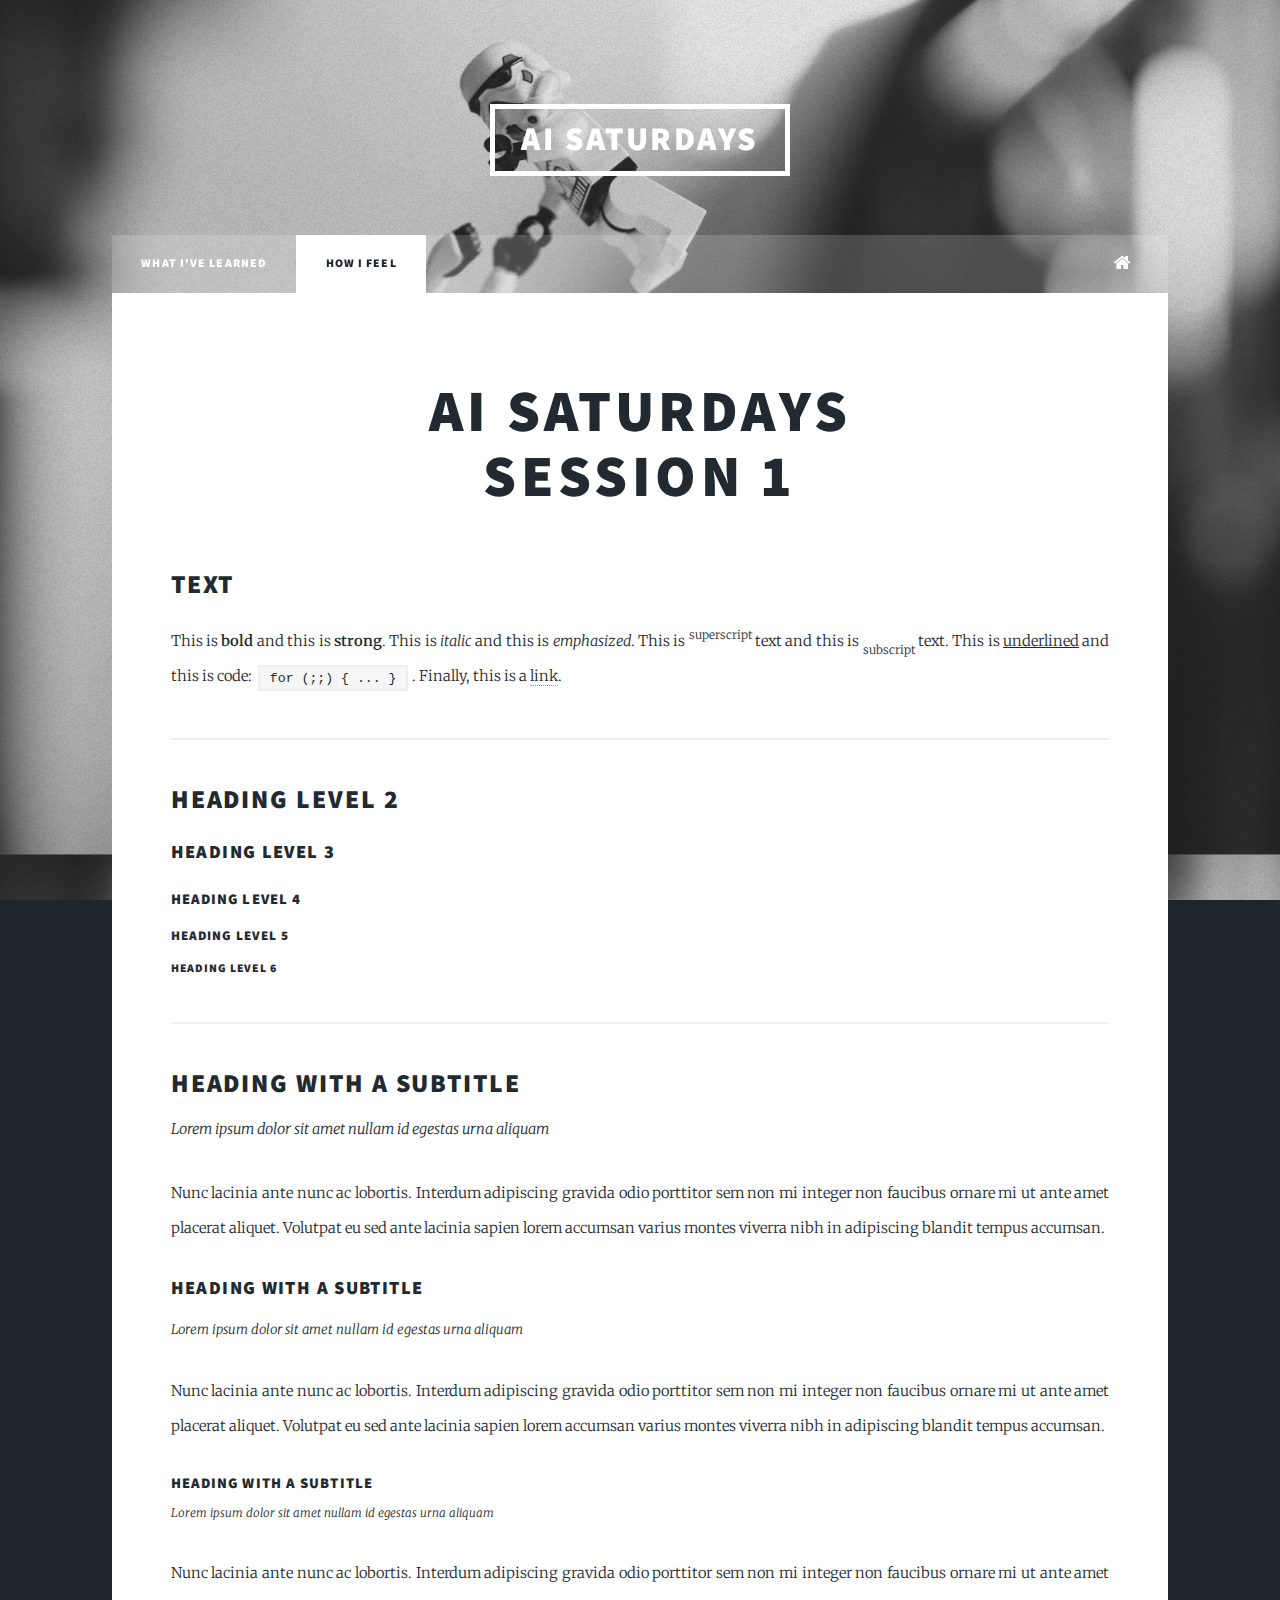
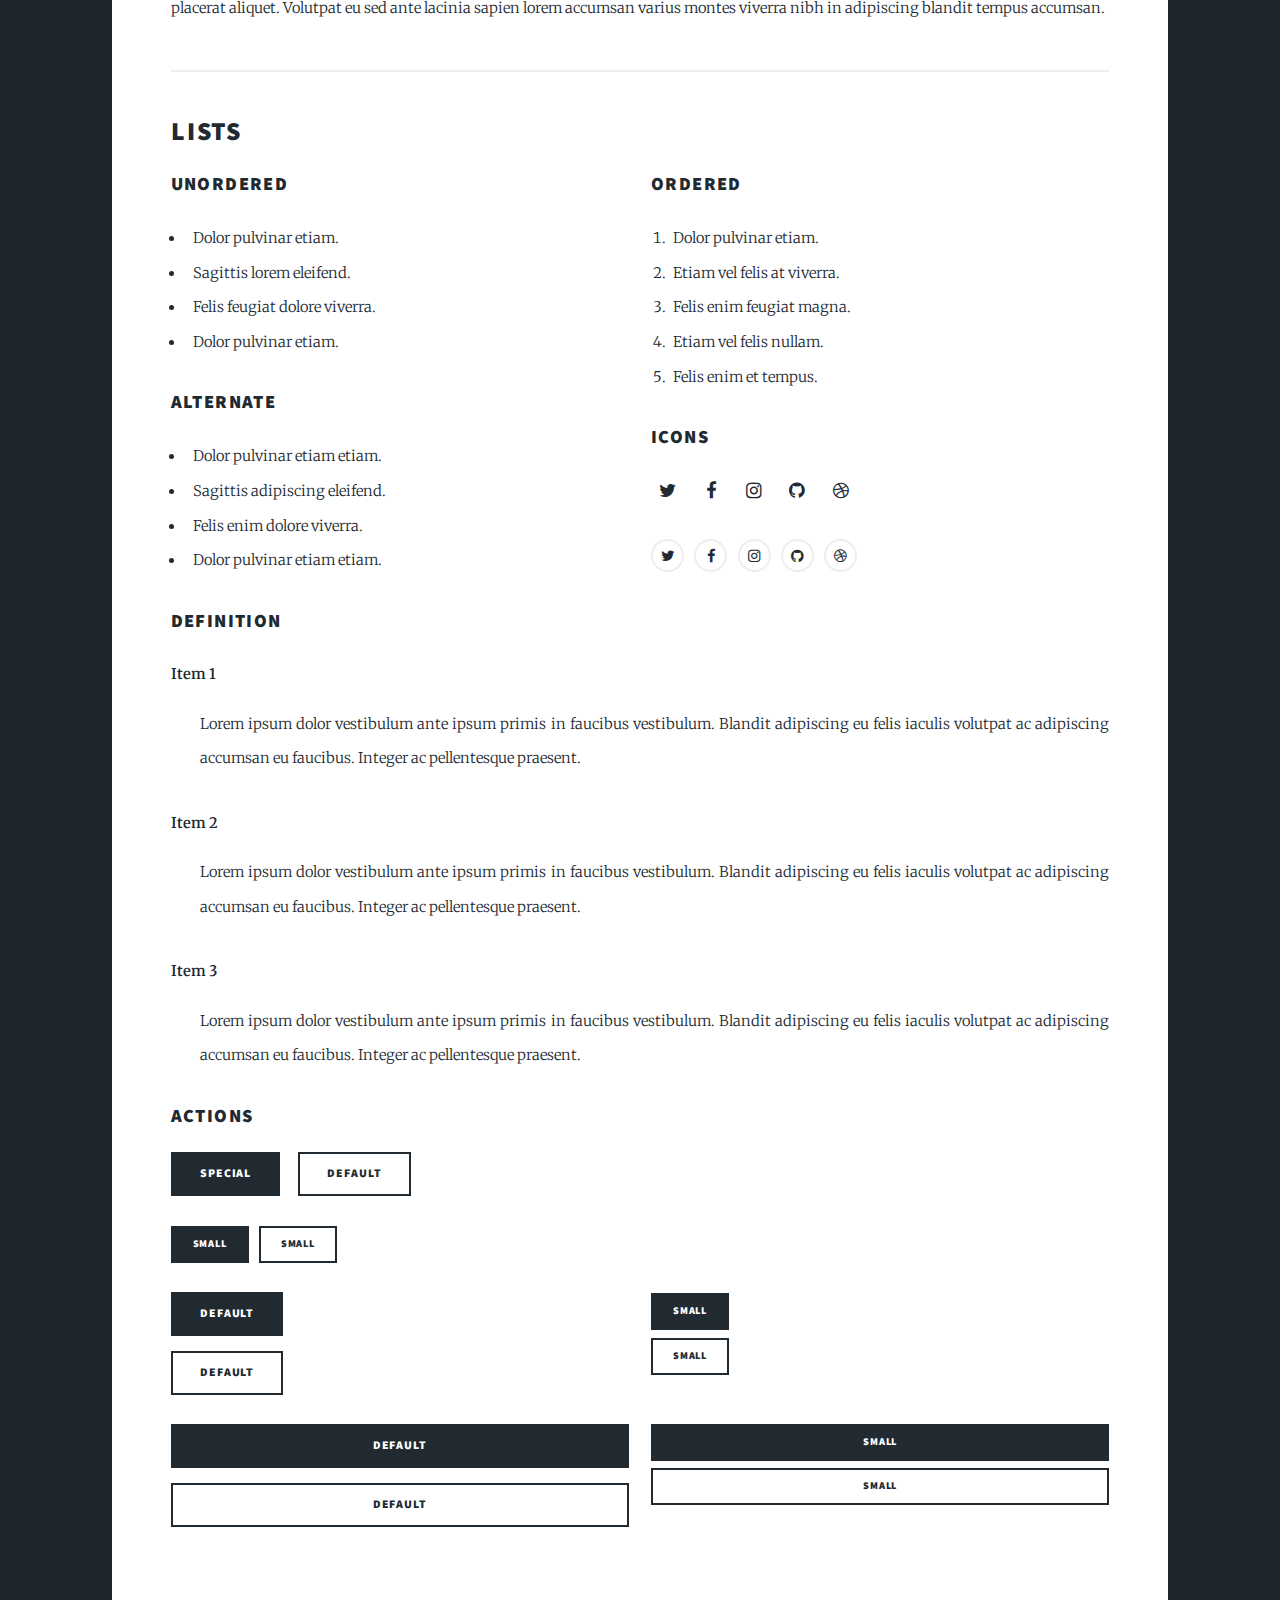
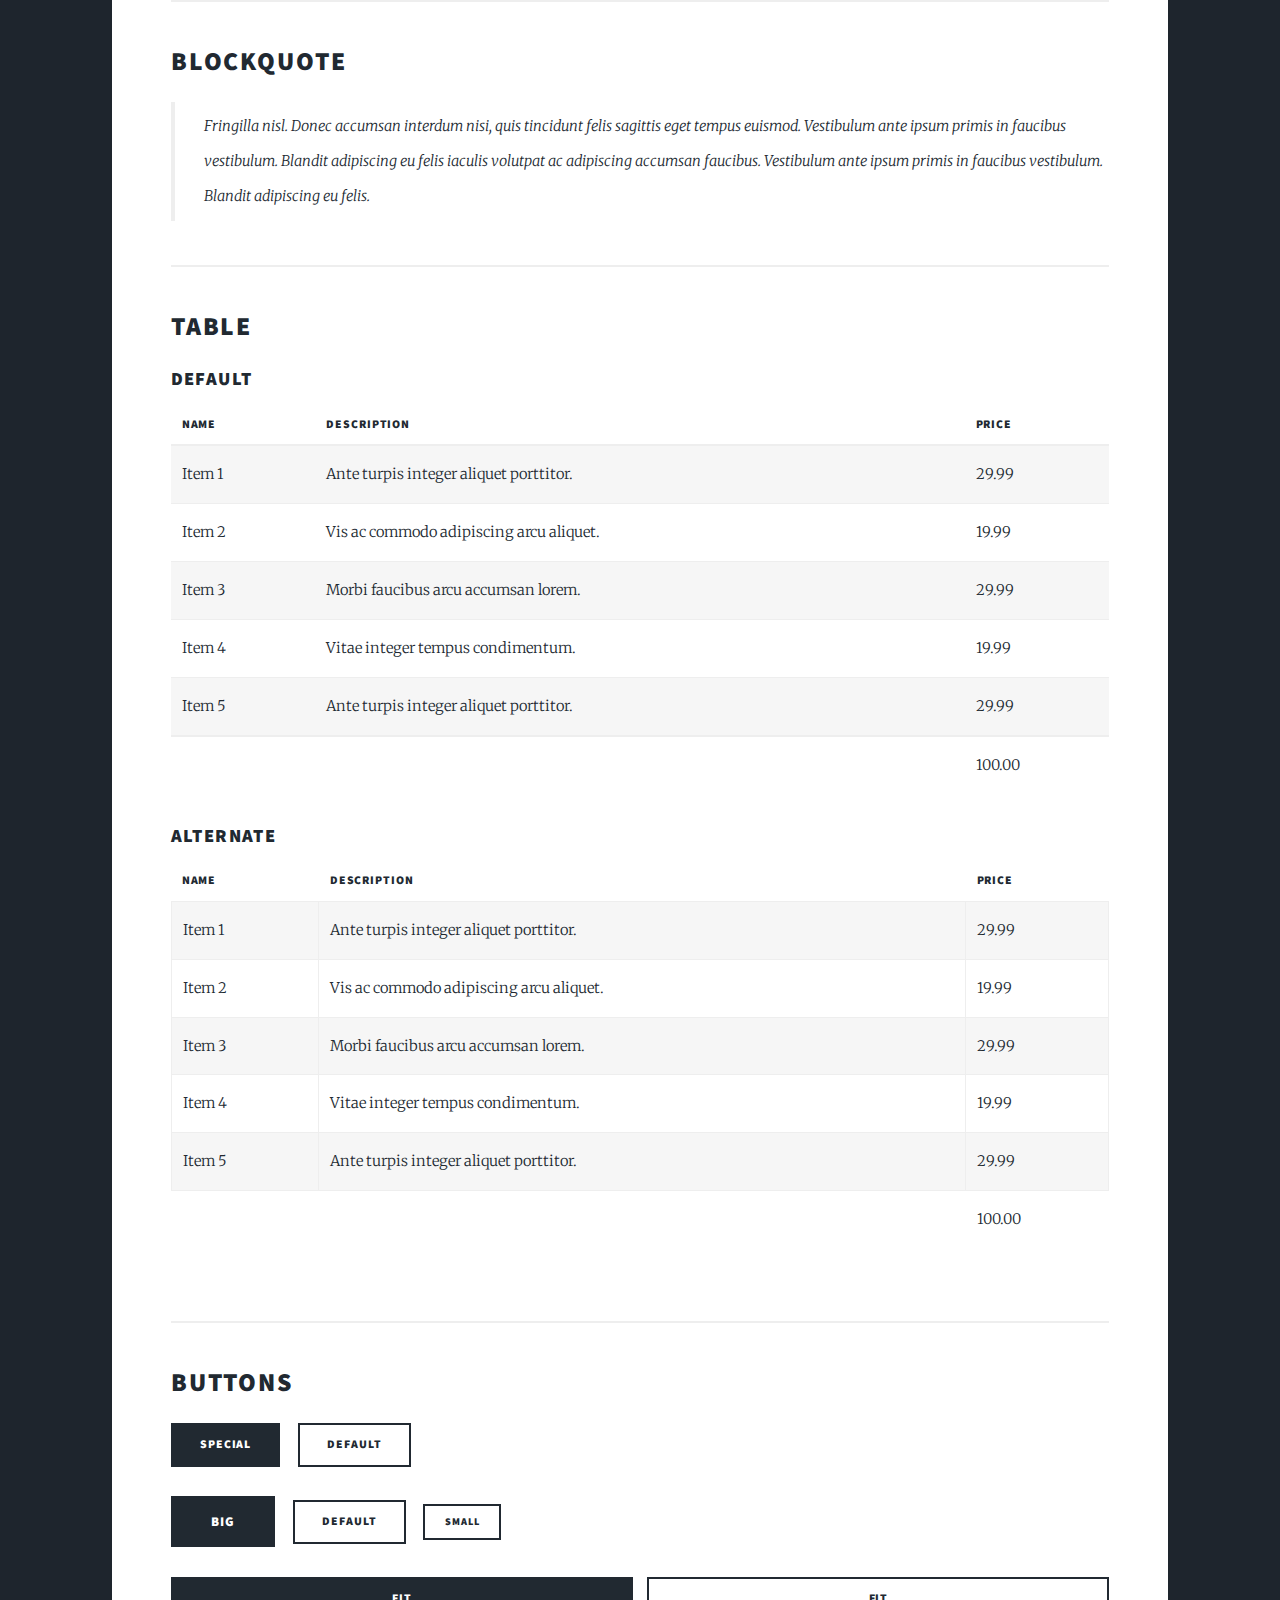
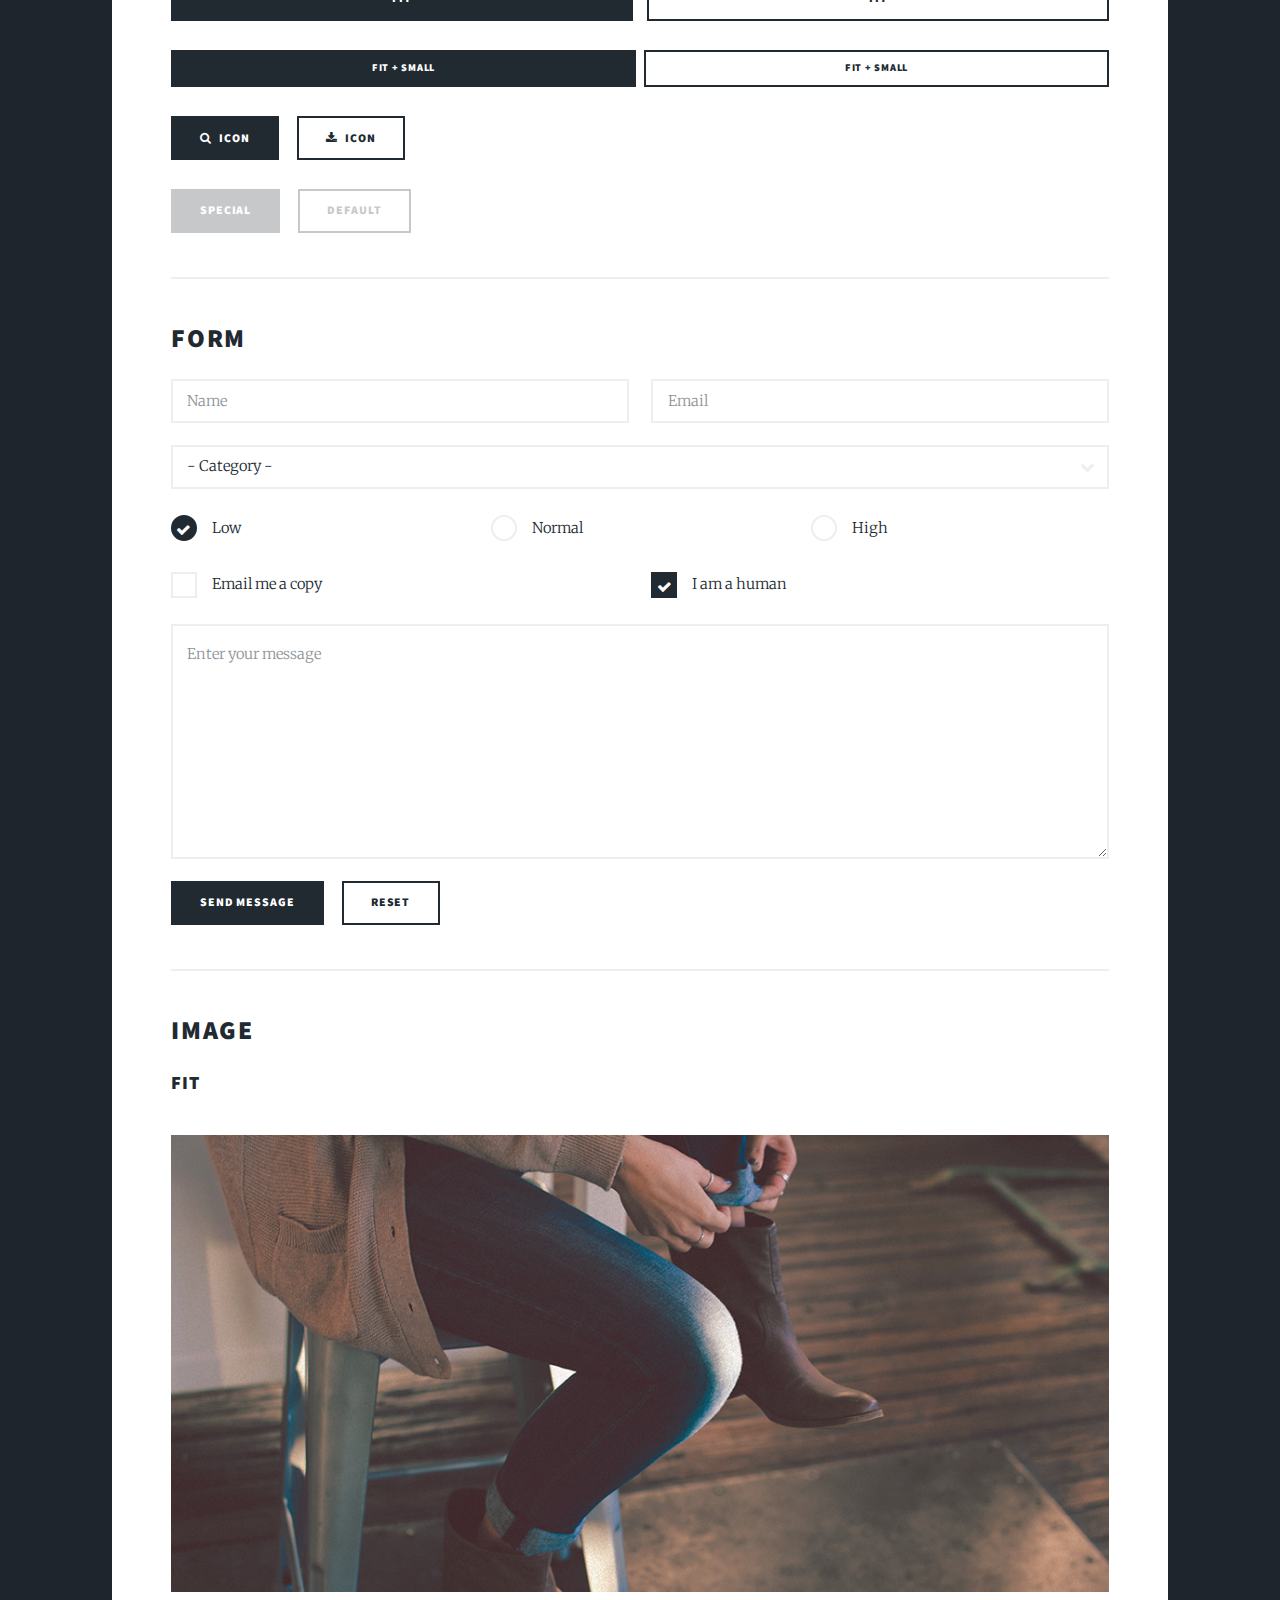
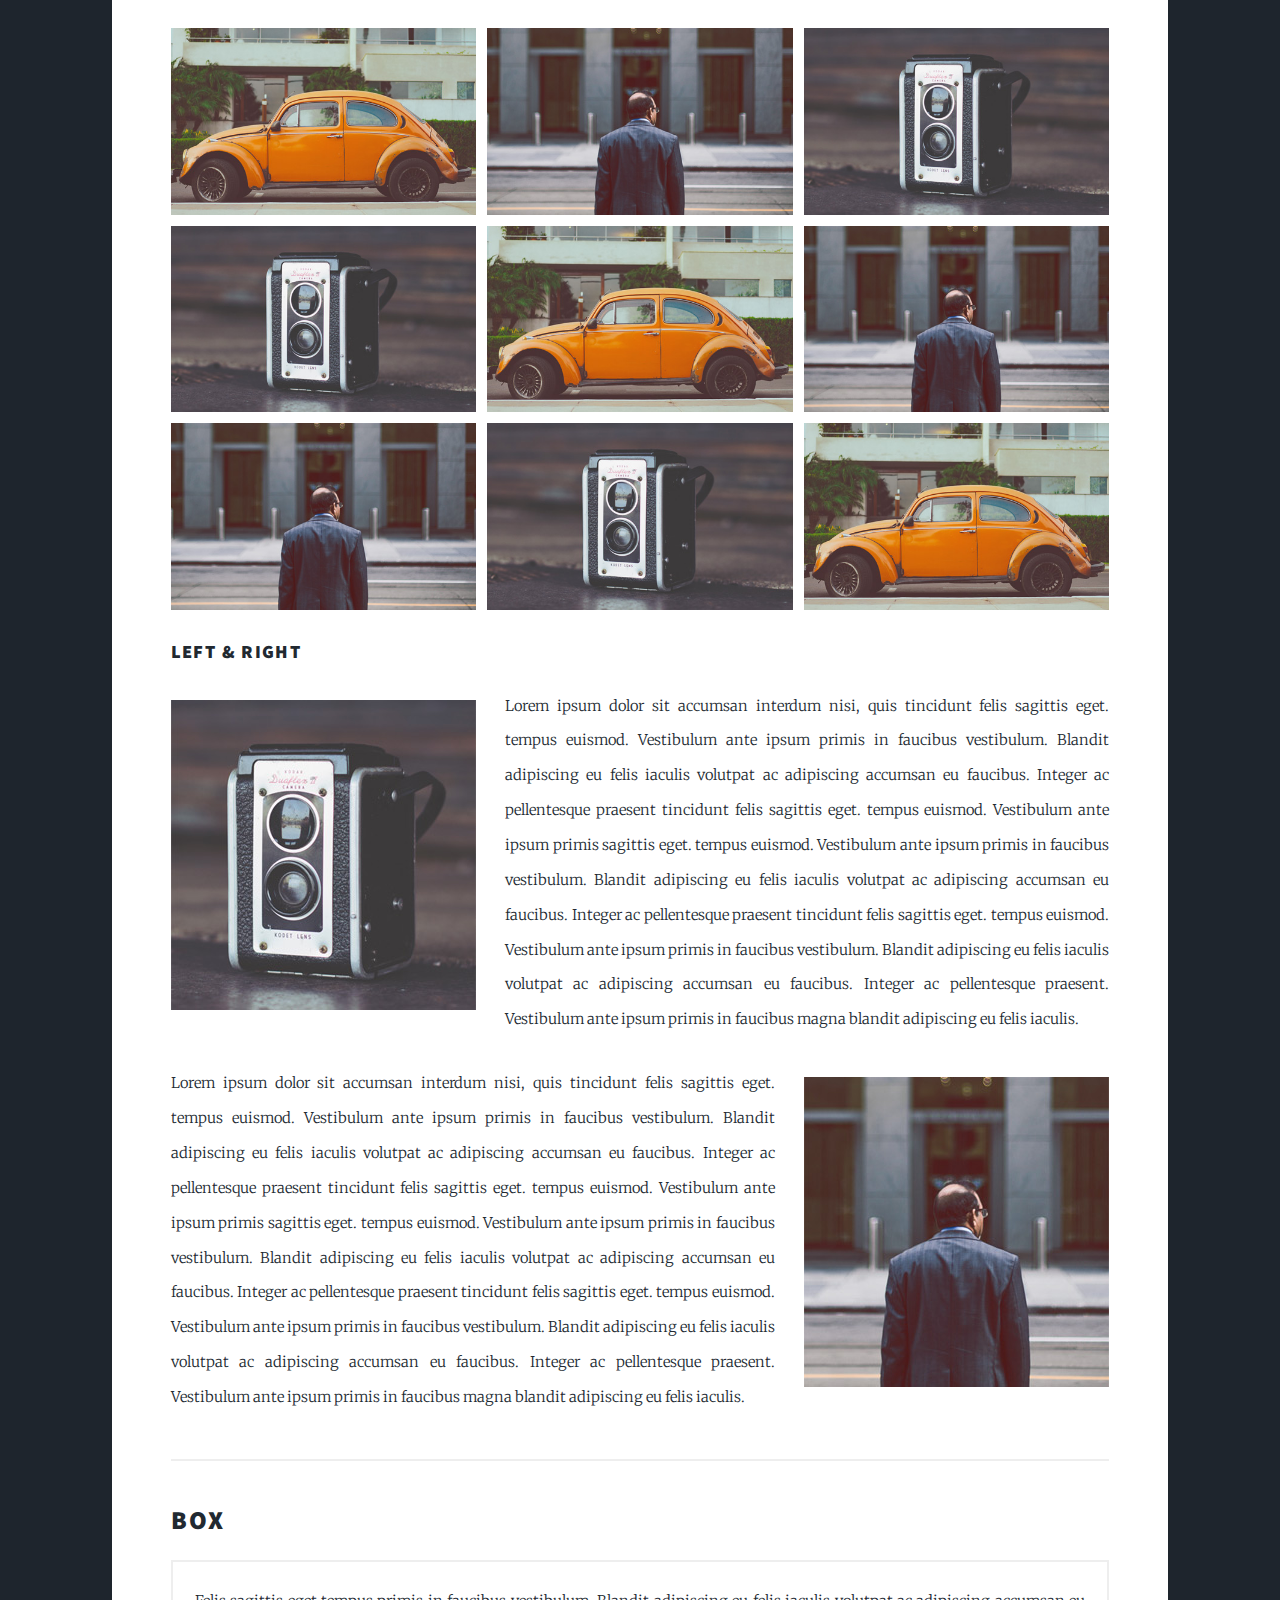
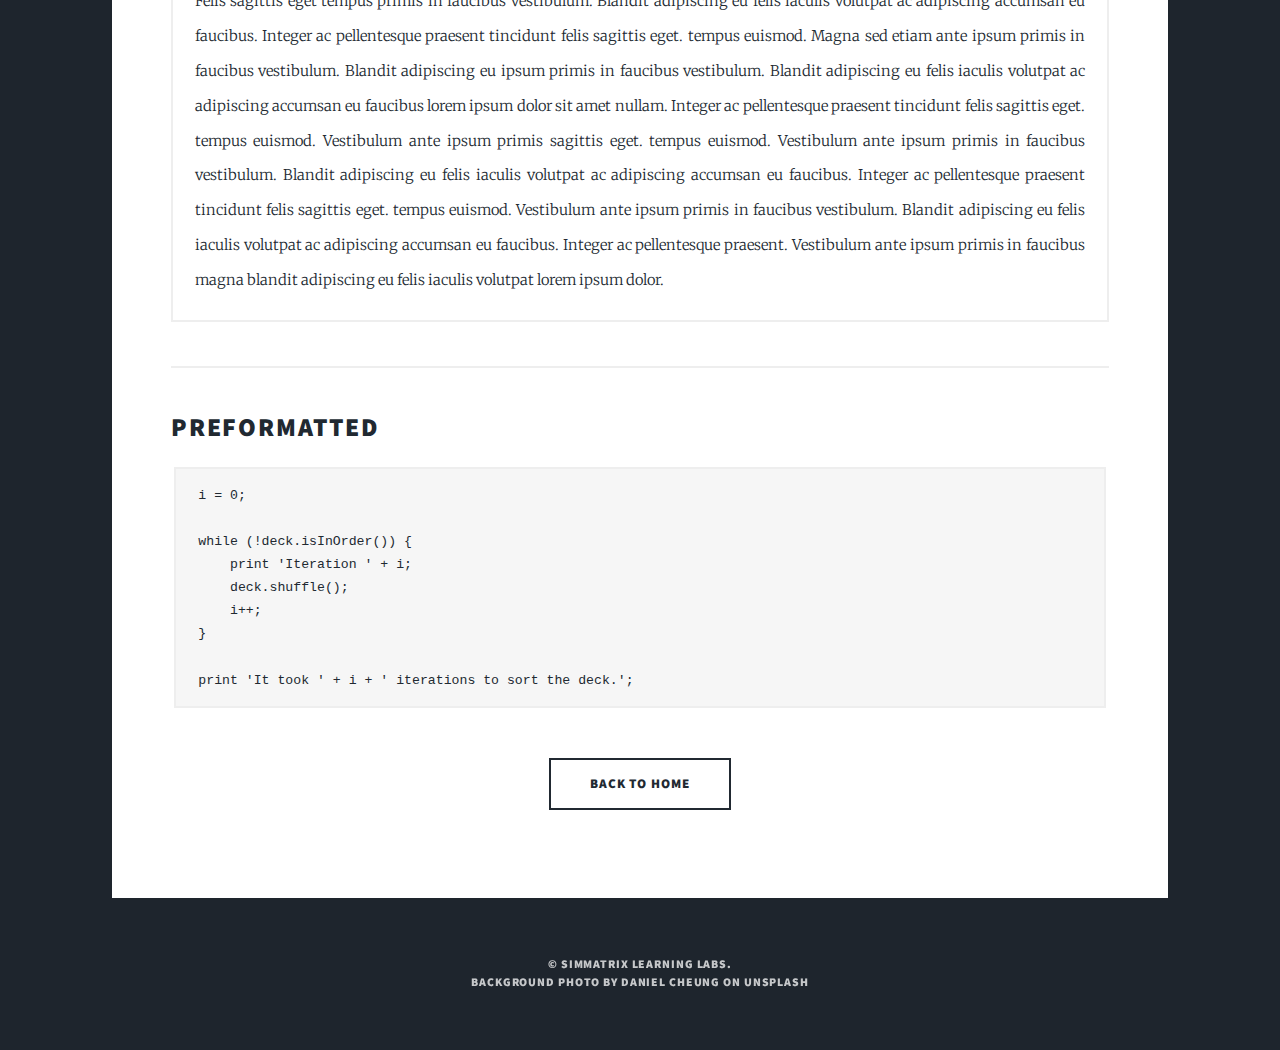
<file: journal/aisaturdays-session-2/feel.html>
<!DOCTYPE HTML>
<!--
	Massively by HTML5 UP
	html5up.net | @ajlkn
	Free for personal and commercial use under the CCA 3.0 license (html5up.net/license)
-->
<html>
	<head>
		<title>Simmatrix Journal</title>
		<meta charset="utf-8" />
		<meta name="viewport" content="width=device-width, initial-scale=1, user-scalable=no" />
		<link rel="stylesheet" href="../core/assets/css/main.css" />
		<noscript><link rel="stylesheet" href="../core/assets/css/noscript.css" /></noscript>
		<style>
			#wrapper > .bg {
				background-image: url("../core/images/overlay.png"), linear-gradient(0deg, rgba(0, 0, 0, 0.1), rgba(0, 0, 0, 0.1)), url("images/bg.jpg")!important;
			}
		</style>
	</head>
	<body class="is-loading">

		<!-- Wrapper -->
			<div id="wrapper">

				<!-- Header -->
					<header id="header">
						<a href="index.html" class="logo">AI Saturdays</a>
					</header>

				<!-- Nav -->
					<nav id="nav">
						<ul class="links">
							<li><a href="index.html">What I've Learned</a></li>
							<li class="active"><a href="feel.html">How I Feel</a></li>
						</ul>
						<ul class="icons">
							<li><a href="http://simmatrix.github.local" class="icon fa-home"><span class="label">Home</span></a></li>
						</ul>
					</nav>

				<!-- Main -->
					<div id="main">

						<!-- Post -->
							<section class="post">
								<header class="major">
									<h1>AI Saturdays<br />
									Session 1</h1>
								</header>

								<!-- Text stuff -->
									<h2>Text</h2>
									<p>This is <b>bold</b> and this is <strong>strong</strong>. This is <i>italic</i> and this is <em>emphasized</em>.
									This is <sup>superscript</sup> text and this is <sub>subscript</sub> text.
									This is <u>underlined</u> and this is code: <code>for (;;) { ... }</code>.
									Finally, this is a <a href="#">link</a>.</p>
									<hr />
									<h2>Heading Level 2</h2>
									<h3>Heading Level 3</h3>
									<h4>Heading Level 4</h4>
									<h5>Heading Level 5</h5>
									<h6>Heading Level 6</h6>
									<hr />
									<header>
										<h2>Heading with a Subtitle</h2>
										<p>Lorem ipsum dolor sit amet nullam id egestas urna aliquam</p>
									</header>
									<p>Nunc lacinia ante nunc ac lobortis. Interdum adipiscing gravida odio porttitor sem non mi integer non faucibus ornare mi ut ante amet placerat aliquet. Volutpat eu sed ante lacinia sapien lorem accumsan varius montes viverra nibh in adipiscing blandit tempus accumsan.</p>
									<header>
										<h3>Heading with a Subtitle</h3>
										<p>Lorem ipsum dolor sit amet nullam id egestas urna aliquam</p>
									</header>
									<p>Nunc lacinia ante nunc ac lobortis. Interdum adipiscing gravida odio porttitor sem non mi integer non faucibus ornare mi ut ante amet placerat aliquet. Volutpat eu sed ante lacinia sapien lorem accumsan varius montes viverra nibh in adipiscing blandit tempus accumsan.</p>
									<header>
										<h4>Heading with a Subtitle</h4>
										<p>Lorem ipsum dolor sit amet nullam id egestas urna aliquam</p>
									</header>
									<p>Nunc lacinia ante nunc ac lobortis. Interdum adipiscing gravida odio porttitor sem non mi integer non faucibus ornare mi ut ante amet placerat aliquet. Volutpat eu sed ante lacinia sapien lorem accumsan varius montes viverra nibh in adipiscing blandit tempus accumsan.</p>

									<hr />

								<!-- Lists -->
									<h2>Lists</h2>
									<div class="row">
										<div class="6u 12u$(small)">

											<h3>Unordered</h3>
											<ul>
												<li>Dolor pulvinar etiam.</li>
												<li>Sagittis lorem eleifend.</li>
												<li>Felis feugiat dolore viverra.</li>
												<li>Dolor pulvinar etiam.</li>
											</ul>

											<h3>Alternate</h3>
											<ul class="alt">
												<li>Dolor pulvinar etiam etiam.</li>
												<li>Sagittis adipiscing eleifend.</li>
												<li>Felis enim dolore viverra.</li>
												<li>Dolor pulvinar etiam etiam.</li>
											</ul>

										</div>
										<div class="6u$ 12u$(small)">

											<h3>Ordered</h3>
											<ol>
												<li>Dolor pulvinar etiam.</li>
												<li>Etiam vel felis at viverra.</li>
												<li>Felis enim feugiat magna.</li>
												<li>Etiam vel felis nullam.</li>
												<li>Felis enim et tempus.</li>
											</ol>

											<h3>Icons</h3>
											<ul class="icons">
												<li><a href="#" class="icon fa-twitter"><span class="label">Twitter</span></a></li>
												<li><a href="#" class="icon fa-facebook"><span class="label">Facebook</span></a></li>
												<li><a href="#" class="icon fa-instagram"><span class="label">Instagram</span></a></li>
												<li><a href="#" class="icon fa-github"><span class="label">Github</span></a></li>
												<li><a href="#" class="icon fa-dribbble"><span class="label">Dribbble</span></a></li>
											</ul>
											<ul class="icons alt">
												<li><a href="#" class="icon alt fa-twitter"><span class="label">Twitter</span></a></li>
												<li><a href="#" class="icon alt fa-facebook"><span class="label">Facebook</span></a></li>
												<li><a href="#" class="icon alt fa-instagram"><span class="label">Instagram</span></a></li>
												<li><a href="#" class="icon alt fa-github"><span class="label">Github</span></a></li>
												<li><a href="#" class="icon alt fa-dribbble"><span class="label">Dribbble</span></a></li>
											</ul>

										</div>
									</div>
									<h3>Definition</h3>
									<dl>
										<dt>Item 1</dt>
										<dd>
											<p>Lorem ipsum dolor vestibulum ante ipsum primis in faucibus vestibulum. Blandit adipiscing eu felis iaculis volutpat ac adipiscing accumsan eu faucibus. Integer ac pellentesque praesent.</p>
										</dd>
										<dt>Item 2</dt>
										<dd>
											<p>Lorem ipsum dolor vestibulum ante ipsum primis in faucibus vestibulum. Blandit adipiscing eu felis iaculis volutpat ac adipiscing accumsan eu faucibus. Integer ac pellentesque praesent.</p>
										</dd>
										<dt>Item 3</dt>
										<dd>
											<p>Lorem ipsum dolor vestibulum ante ipsum primis in faucibus vestibulum. Blandit adipiscing eu felis iaculis volutpat ac adipiscing accumsan eu faucibus. Integer ac pellentesque praesent.</p>
										</dd>
									</dl>

									<h3>Actions</h3>
									<ul class="actions">
										<li><a href="#" class="button special">Special</a></li>
										<li><a href="#" class="button">Default</a></li>
									</ul>
									<ul class="actions small">
										<li><a href="#" class="button special small">Small</a></li>
										<li><a href="#" class="button small">Small</a></li>
									</ul>
									<div class="row">
										<div class="6u 12u$(small)">
											<ul class="actions vertical">
												<li><a href="#" class="button special">Default</a></li>
												<li><a href="#" class="button">Default</a></li>
											</ul>
										</div>
										<div class="6u 12u$(small)">
											<ul class="actions vertical small">
												<li><a href="#" class="button special small">Small</a></li>
												<li><a href="#" class="button small">Small</a></li>
											</ul>
										</div>
									</div>
									<div class="row">
										<div class="6u 12u$(small)">
											<ul class="actions vertical">
												<li><a href="#" class="button special fit">Default</a></li>
												<li><a href="#" class="button fit">Default</a></li>
											</ul>
										</div>
										<div class="6u$ 12u$(small)">
											<ul class="actions vertical small">
												<li><a href="#" class="button special small fit">Small</a></li>
												<li><a href="#" class="button small fit">Small</a></li>
											</ul>
										</div>
									</div>

									<hr />

								<!-- Blockquote -->
									<h2>Blockquote</h2>
									<blockquote>Fringilla nisl. Donec accumsan interdum nisi, quis tincidunt felis sagittis eget tempus euismod. Vestibulum ante ipsum primis in faucibus vestibulum. Blandit adipiscing eu felis iaculis volutpat ac adipiscing accumsan faucibus. Vestibulum ante ipsum primis in faucibus vestibulum. Blandit adipiscing eu felis.</blockquote>

									<hr />

								<!-- Table -->
									<h2>Table</h2>

									<h3>Default</h3>
									<div class="table-wrapper">
										<table>
											<thead>
												<tr>
													<th>Name</th>
													<th>Description</th>
													<th>Price</th>
												</tr>
											</thead>
											<tbody>
												<tr>
													<td>Item 1</td>
													<td>Ante turpis integer aliquet porttitor.</td>
													<td>29.99</td>
												</tr>
												<tr>
													<td>Item 2</td>
													<td>Vis ac commodo adipiscing arcu aliquet.</td>
													<td>19.99</td>
												</tr>
												<tr>
													<td>Item 3</td>
													<td> Morbi faucibus arcu accumsan lorem.</td>
													<td>29.99</td>
												</tr>
												<tr>
													<td>Item 4</td>
													<td>Vitae integer tempus condimentum.</td>
													<td>19.99</td>
												</tr>
												<tr>
													<td>Item 5</td>
													<td>Ante turpis integer aliquet porttitor.</td>
													<td>29.99</td>
												</tr>
											</tbody>
											<tfoot>
												<tr>
													<td colspan="2"></td>
													<td>100.00</td>
												</tr>
											</tfoot>
										</table>
									</div>

									<h3>Alternate</h3>
									<div class="table-wrapper">
										<table class="alt">
											<thead>
												<tr>
													<th>Name</th>
													<th>Description</th>
													<th>Price</th>
												</tr>
											</thead>
											<tbody>
												<tr>
													<td>Item 1</td>
													<td>Ante turpis integer aliquet porttitor.</td>
													<td>29.99</td>
												</tr>
												<tr>
													<td>Item 2</td>
													<td>Vis ac commodo adipiscing arcu aliquet.</td>
													<td>19.99</td>
												</tr>
												<tr>
													<td>Item 3</td>
													<td> Morbi faucibus arcu accumsan lorem.</td>
													<td>29.99</td>
												</tr>
												<tr>
													<td>Item 4</td>
													<td>Vitae integer tempus condimentum.</td>
													<td>19.99</td>
												</tr>
												<tr>
													<td>Item 5</td>
													<td>Ante turpis integer aliquet porttitor.</td>
													<td>29.99</td>
												</tr>
											</tbody>
											<tfoot>
												<tr>
													<td colspan="2"></td>
													<td>100.00</td>
												</tr>
											</tfoot>
										</table>
									</div>

									<hr />

								<!-- Buttons -->
									<h2>Buttons</h2>
									<ul class="actions">
										<li><a href="#" class="button special">Special</a></li>
										<li><a href="#" class="button">Default</a></li>
									</ul>
									<ul class="actions">
										<li><a href="#" class="button special big">Big</a></li>
										<li><a href="#" class="button">Default</a></li>
										<li><a href="#" class="button small">Small</a></li>
									</ul>
									<ul class="actions fit">
										<li><a href="#" class="button special fit">Fit</a></li>
										<li><a href="#" class="button fit">Fit</a></li>
									</ul>
									<ul class="actions fit small">
										<li><a href="#" class="button special fit small">Fit + Small</a></li>
										<li><a href="#" class="button fit small">Fit + Small</a></li>
									</ul>
									<ul class="actions">
										<li><a href="#" class="button special icon fa-search">Icon</a></li>
										<li><a href="#" class="button icon fa-download">Icon</a></li>
									</ul>
									<ul class="actions">
										<li><span class="button special disabled">Special</span></li>
										<li><span class="button disabled">Default</span></li>
									</ul>

									<hr />

								<!-- Form -->
									<h2>Form</h2>

									<form method="post" action="#" class="alt">
										<div class="row uniform">
											<div class="6u 12u$(xsmall)">
												<input type="text" name="demo-name" id="demo-name" value="" placeholder="Name" />
											</div>
											<div class="6u$ 12u$(xsmall)">
												<input type="email" name="demo-email" id="demo-email" value="" placeholder="Email" />
											</div>
											<!-- Break -->
											<div class="12u$">
												<div class="select-wrapper">
													<select name="demo-category" id="demo-category">
														<option value="">- Category -</option>
														<option value="1">Manufacturing</option>
														<option value="1">Shipping</option>
														<option value="1">Administration</option>
														<option value="1">Human Resources</option>
													</select>
												</div>
											</div>
											<!-- Break -->
											<div class="4u 12u$(small)">
												<input type="radio" id="demo-priority-low" name="demo-priority" checked>
												<label for="demo-priority-low">Low</label>
											</div>
											<div class="4u 12u$(small)">
												<input type="radio" id="demo-priority-normal" name="demo-priority">
												<label for="demo-priority-normal">Normal</label>
											</div>
											<div class="4u$ 12u$(small)">
												<input type="radio" id="demo-priority-high" name="demo-priority">
												<label for="demo-priority-high">High</label>
											</div>
											<!-- Break -->
											<div class="6u 12u$(small)">
												<input type="checkbox" id="demo-copy" name="demo-copy">
												<label for="demo-copy">Email me a copy</label>
											</div>
											<div class="6u$ 12u$(small)">
												<input type="checkbox" id="demo-human" name="demo-human" checked>
												<label for="demo-human">I am a human</label>
											</div>
											<!-- Break -->
											<div class="12u$">
												<textarea name="demo-message" id="demo-message" placeholder="Enter your message" rows="6"></textarea>
											</div>
											<!-- Break -->
											<div class="12u$">
												<ul class="actions">
													<li><input type="submit" value="Send Message" class="special" /></li>
													<li><input type="reset" value="Reset" /></li>
												</ul>
											</div>
										</div>
									</form>

									<hr />

								<!-- Image -->
									<h2>Image</h2>

									<h3>Fit</h3>
									<span class="image fit"><img src="images/pic01.jpg" alt="" /></span>
									<div class="box alt">
										<div class="row 50% uniform">
											<div class="4u"><span class="image fit"><img src="images/pic02.jpg" alt="" /></span></div>
											<div class="4u"><span class="image fit"><img src="images/pic03.jpg" alt="" /></span></div>
											<div class="4u$"><span class="image fit"><img src="images/pic04.jpg" alt="" /></span></div>
											<!-- Break -->
											<div class="4u"><span class="image fit"><img src="images/pic04.jpg" alt="" /></span></div>
											<div class="4u"><span class="image fit"><img src="images/pic02.jpg" alt="" /></span></div>
											<div class="4u$"><span class="image fit"><img src="images/pic03.jpg" alt="" /></span></div>
											<!-- Break -->
											<div class="4u"><span class="image fit"><img src="images/pic03.jpg" alt="" /></span></div>
											<div class="4u"><span class="image fit"><img src="images/pic04.jpg" alt="" /></span></div>
											<div class="4u$"><span class="image fit"><img src="images/pic02.jpg" alt="" /></span></div>
										</div>
									</div>

									<h3>Left &amp; Right</h3>
									<p><span class="image left"><img src="images/pic08.jpg" alt="" /></span>Lorem ipsum dolor sit accumsan interdum nisi, quis tincidunt felis sagittis eget. tempus euismod. Vestibulum ante ipsum primis in faucibus vestibulum. Blandit adipiscing eu felis iaculis volutpat ac adipiscing accumsan eu faucibus. Integer ac pellentesque praesent tincidunt felis sagittis eget. tempus euismod. Vestibulum ante ipsum primis sagittis eget. tempus euismod. Vestibulum ante ipsum primis in faucibus vestibulum. Blandit adipiscing eu felis iaculis volutpat ac adipiscing accumsan eu faucibus. Integer ac pellentesque praesent tincidunt felis sagittis eget. tempus euismod. Vestibulum ante ipsum primis in faucibus vestibulum. Blandit adipiscing eu felis iaculis volutpat ac adipiscing accumsan eu faucibus. Integer ac pellentesque praesent. Vestibulum ante ipsum primis in faucibus magna blandit adipiscing eu felis iaculis.</p>
									<p><span class="image right"><img src="images/pic09.jpg" alt="" /></span>Lorem ipsum dolor sit accumsan interdum nisi, quis tincidunt felis sagittis eget. tempus euismod. Vestibulum ante ipsum primis in faucibus vestibulum. Blandit adipiscing eu felis iaculis volutpat ac adipiscing accumsan eu faucibus. Integer ac pellentesque praesent tincidunt felis sagittis eget. tempus euismod. Vestibulum ante ipsum primis sagittis eget. tempus euismod. Vestibulum ante ipsum primis in faucibus vestibulum. Blandit adipiscing eu felis iaculis volutpat ac adipiscing accumsan eu faucibus. Integer ac pellentesque praesent tincidunt felis sagittis eget. tempus euismod. Vestibulum ante ipsum primis in faucibus vestibulum. Blandit adipiscing eu felis iaculis volutpat ac adipiscing accumsan eu faucibus. Integer ac pellentesque praesent. Vestibulum ante ipsum primis in faucibus magna blandit adipiscing eu felis iaculis.</p>

									<hr />

								<!-- Box -->
									<h2>Box</h2>
									<div class="box">
										<p>Felis sagittis eget tempus primis in faucibus vestibulum. Blandit adipiscing eu felis iaculis volutpat ac adipiscing accumsan eu faucibus. Integer ac pellentesque praesent tincidunt felis sagittis eget. tempus euismod. Magna sed etiam ante ipsum primis in faucibus vestibulum. Blandit adipiscing eu ipsum primis in faucibus vestibulum. Blandit adipiscing eu felis iaculis volutpat ac adipiscing accumsan eu faucibus lorem ipsum dolor sit amet nullam. Integer ac pellentesque praesent tincidunt felis sagittis eget. tempus euismod. Vestibulum ante ipsum primis sagittis eget. tempus euismod. Vestibulum ante ipsum primis in faucibus vestibulum. Blandit adipiscing eu felis iaculis volutpat ac adipiscing accumsan eu faucibus. Integer ac pellentesque praesent tincidunt felis sagittis eget. tempus euismod. Vestibulum ante ipsum primis in faucibus vestibulum. Blandit adipiscing eu felis iaculis volutpat ac adipiscing accumsan eu faucibus. Integer ac pellentesque praesent. Vestibulum ante ipsum primis in faucibus magna blandit adipiscing eu felis iaculis volutpat lorem ipsum dolor.</p>
									</div>

									<hr />

								<!-- Preformatted Code -->
									<h2>Preformatted</h2>
									<pre><code>i = 0;

while (!deck.isInOrder()) {
    print 'Iteration ' + i;
    deck.shuffle();
    i++;
}

print 'It took ' + i + ' iterations to sort the deck.';
</code></pre>

								<p style="text-align:center;margin-top:50px;"><a href="#" class="button big">Back to Home</a></p>
							</section>

					</div>

				<!-- Copyright -->
					<div id="copyright">
						&copy; Simmatrix Learning Labs.<br />Background photo by Daniel Cheung on Unsplash
					</div>

			</div>

		<!-- Scripts -->
			<script src="../core/assets/js/jquery.min.js"></script>
			<script src="../core/assets/js/jquery.scrollex.min.js"></script>
			<script src="../core/assets/js/jquery.scrolly.min.js"></script>
			<script src="../core/assets/js/skel.min.js"></script>
			<script src="../core/assets/js/util.js"></script>
			<script src="../core/assets/js/main.js"></script>

	</body>
</html>
</file>
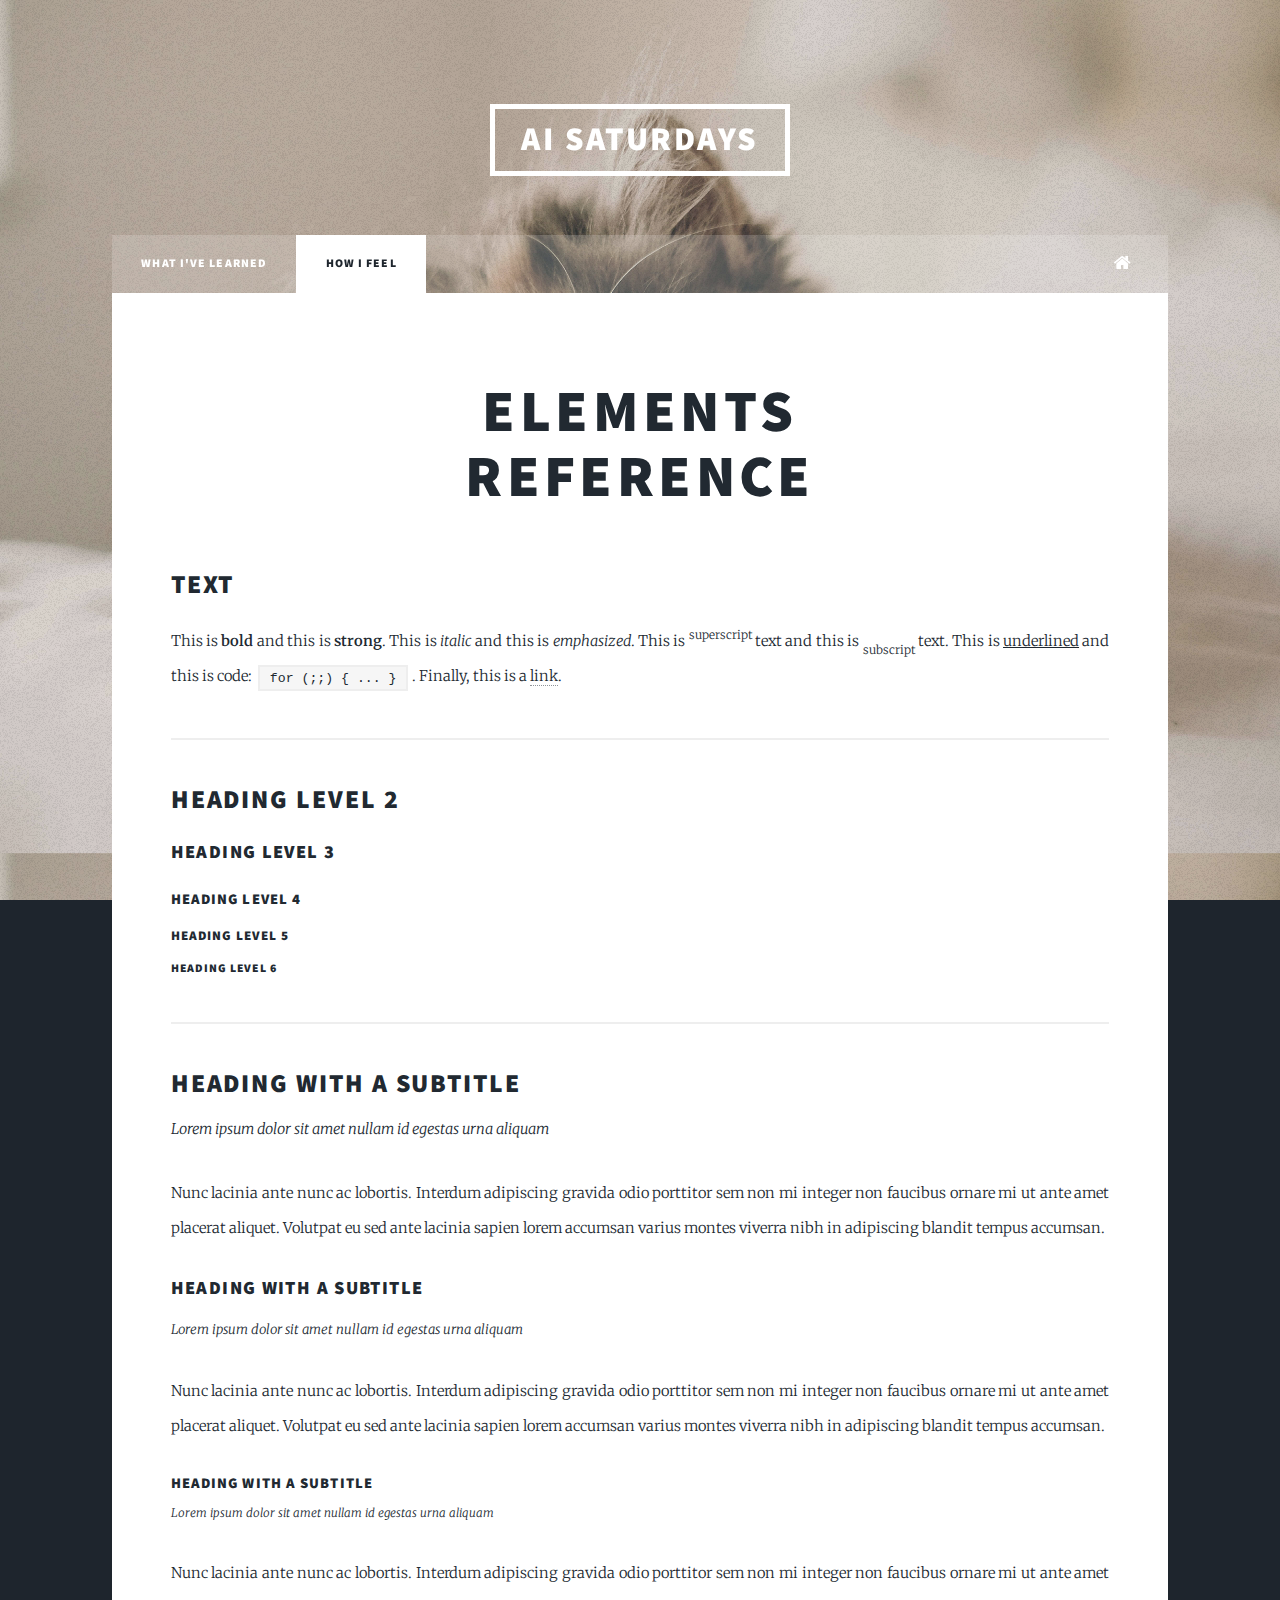
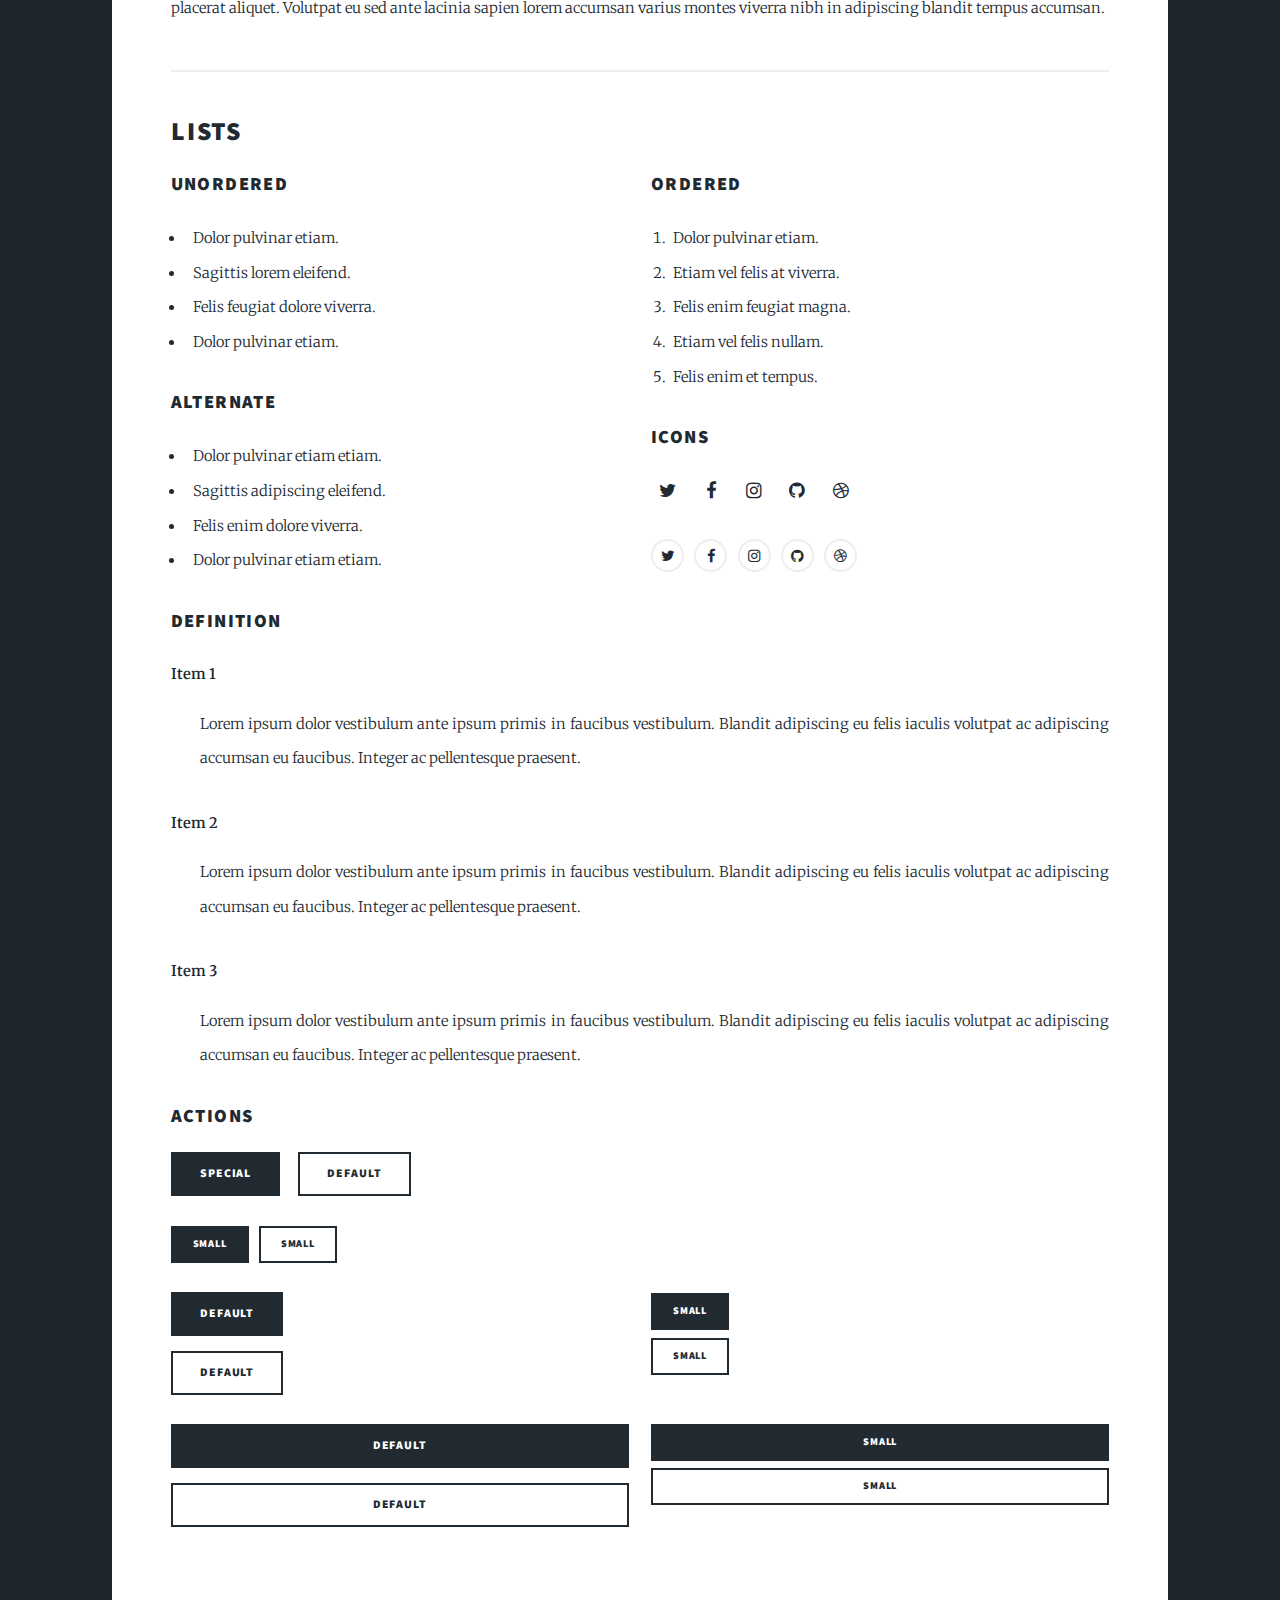
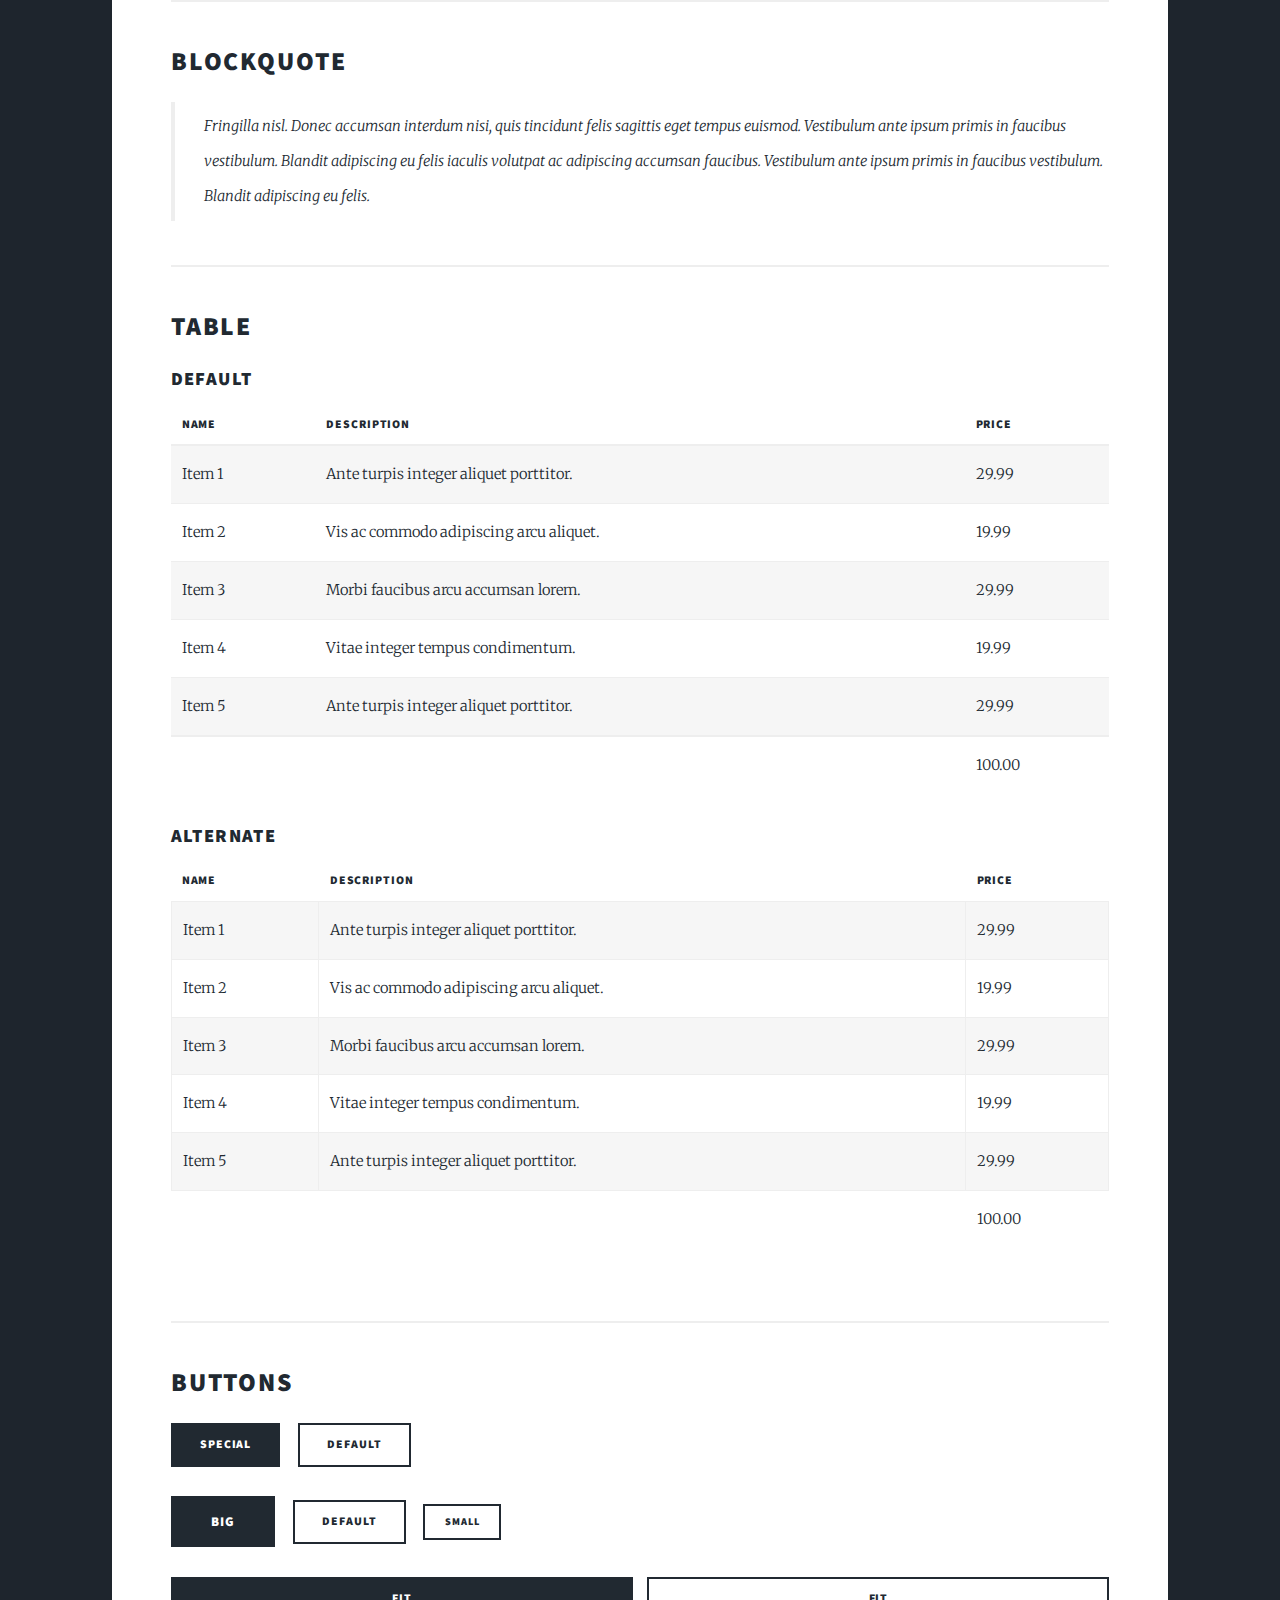
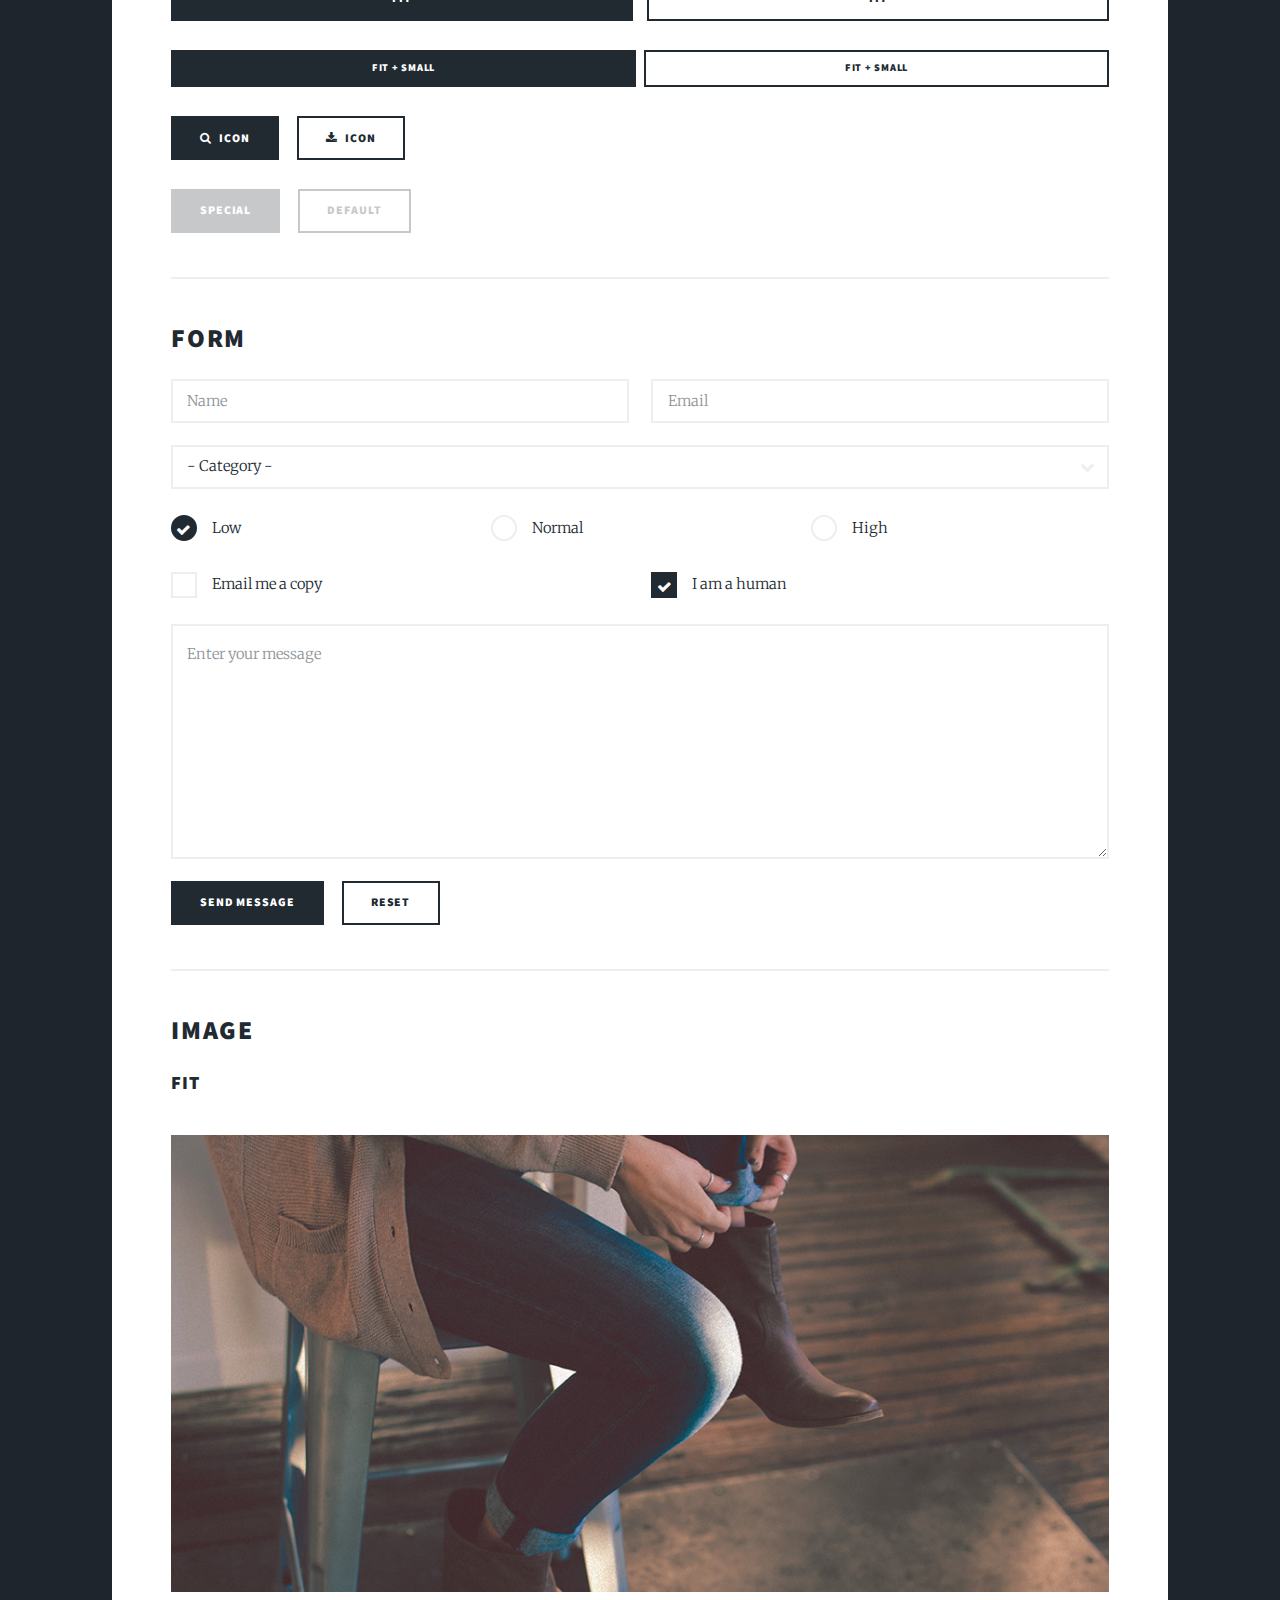
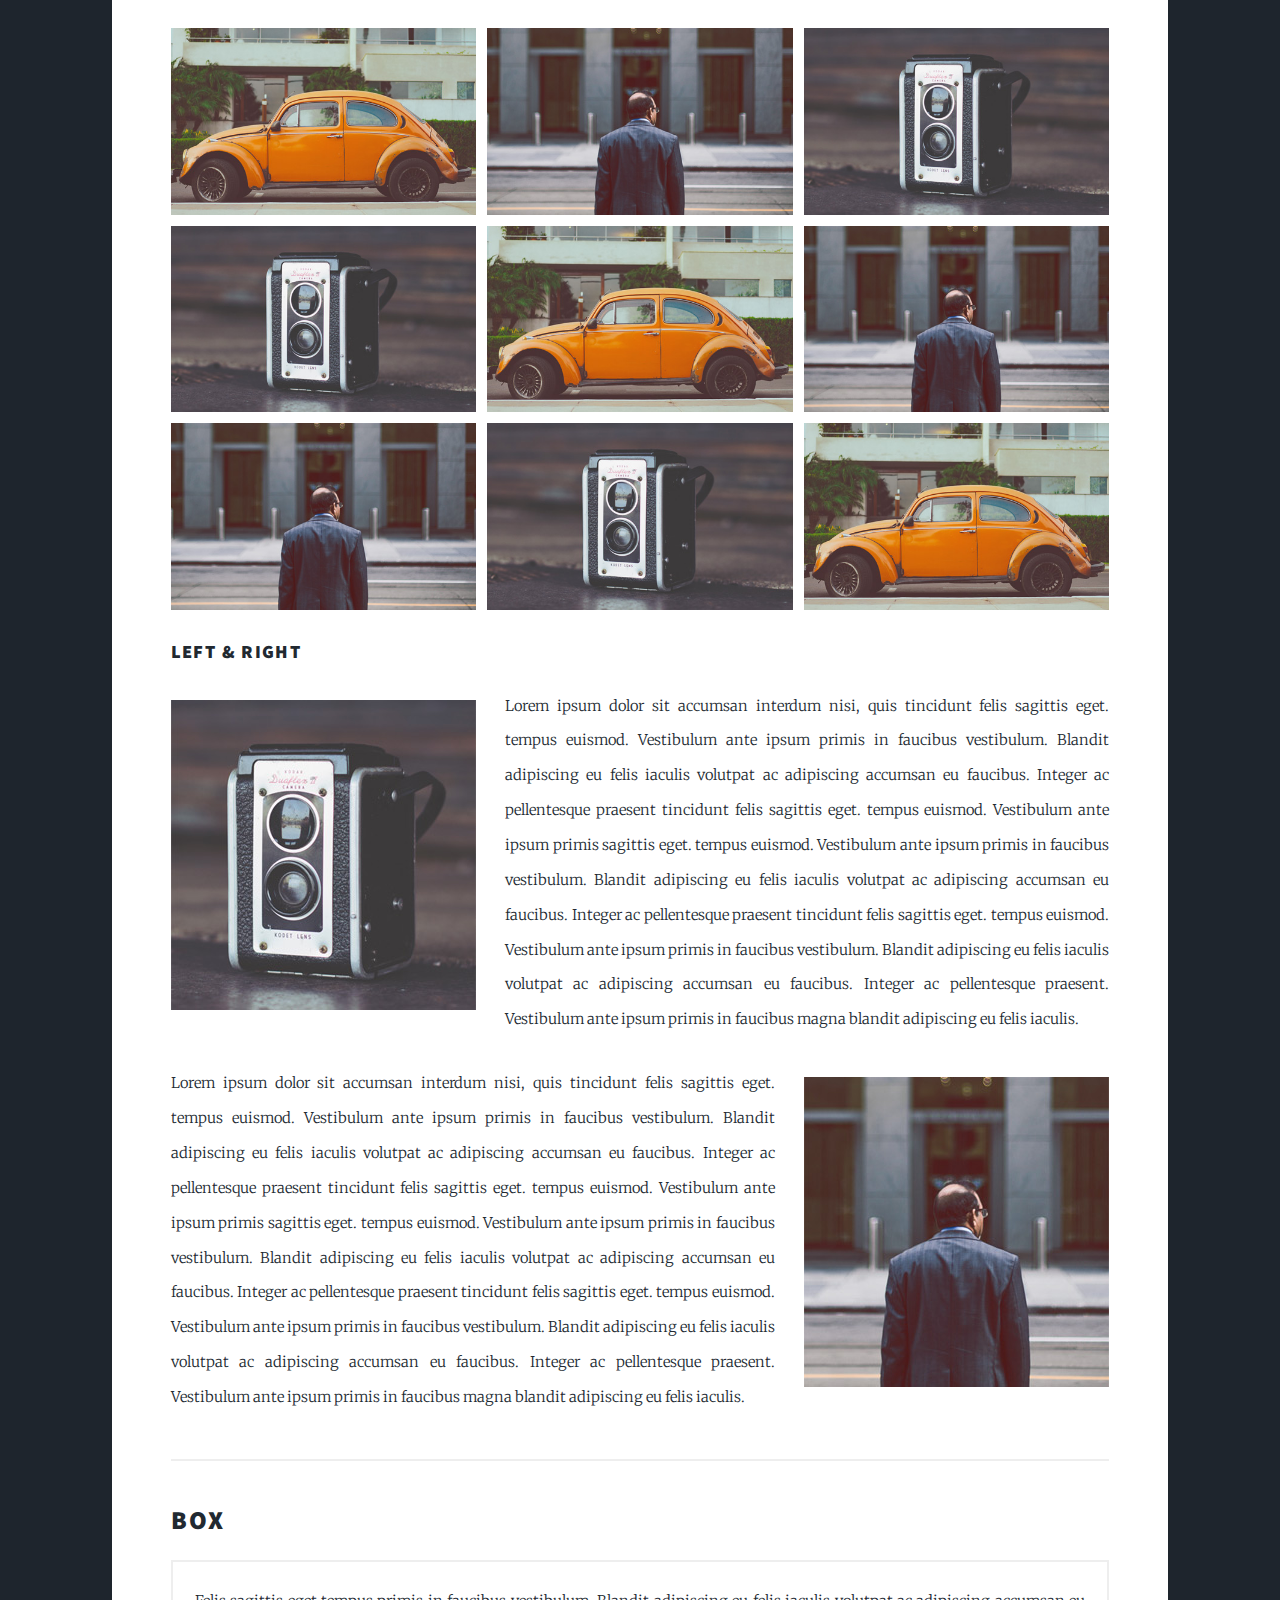
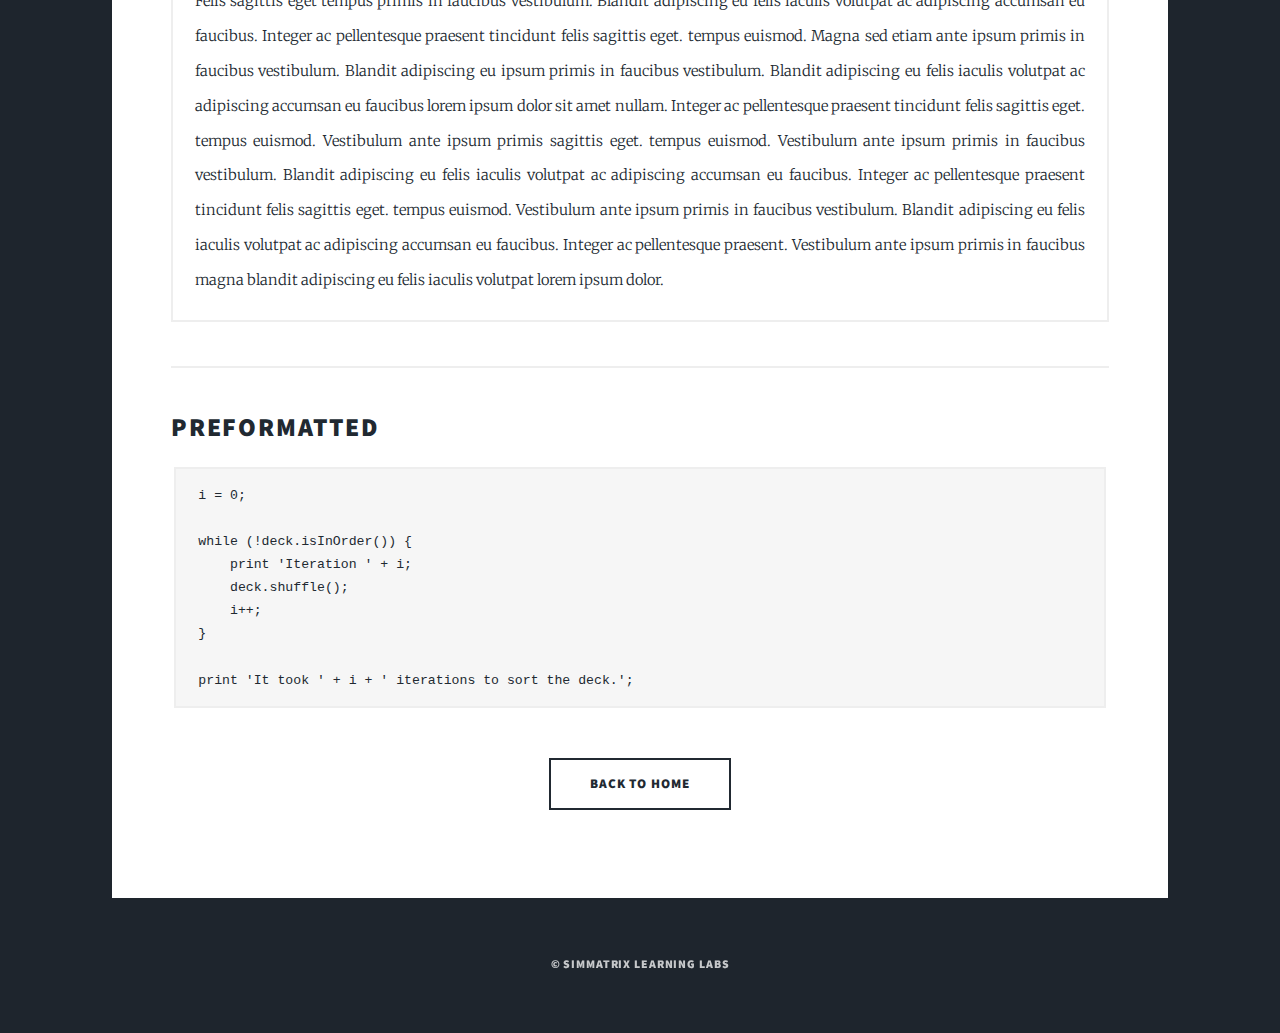
<file: journal/core/feel.html>
<!DOCTYPE HTML>
<!--
	Massively by HTML5 UP
	html5up.net | @ajlkn
	Free for personal and commercial use under the CCA 3.0 license (html5up.net/license)
-->
<html>
	<head>
		<title>Elements Reference - Massively by HTML5 UP</title>
		<meta charset="utf-8" />
		<meta name="viewport" content="width=device-width, initial-scale=1, user-scalable=no" />
		<link rel="stylesheet" href="assets/css/main.css" />
		<noscript><link rel="stylesheet" href="assets/css/noscript.css" /></noscript>
	</head>
	<body class="is-loading">

		<!-- Wrapper -->
			<div id="wrapper">

				<!-- Header -->
					<header id="header">
						<a href="index.html" class="logo">AI Saturdays</a>
					</header>

				<!-- Nav -->
					<nav id="nav">
						<ul class="links">
							<li><a href="index.html">What I've Learned</a></li>
							<li class="active"><a href="feel.html">How I Feel</a></li>
						</ul>
						<ul class="icons">
							<li><a href="http://simmatrix.github.local" class="icon fa-home"><span class="label">Home</span></a></li>
						</ul>
					</nav>

				<!-- Main -->
					<div id="main">

						<!-- Post -->
							<section class="post">
								<header class="major">
									<h1>Elements<br />
									Reference</h1>
								</header>

								<!-- Text stuff -->
									<h2>Text</h2>
									<p>This is <b>bold</b> and this is <strong>strong</strong>. This is <i>italic</i> and this is <em>emphasized</em>.
									This is <sup>superscript</sup> text and this is <sub>subscript</sub> text.
									This is <u>underlined</u> and this is code: <code>for (;;) { ... }</code>.
									Finally, this is a <a href="#">link</a>.</p>
									<hr />
									<h2>Heading Level 2</h2>
									<h3>Heading Level 3</h3>
									<h4>Heading Level 4</h4>
									<h5>Heading Level 5</h5>
									<h6>Heading Level 6</h6>
									<hr />
									<header>
										<h2>Heading with a Subtitle</h2>
										<p>Lorem ipsum dolor sit amet nullam id egestas urna aliquam</p>
									</header>
									<p>Nunc lacinia ante nunc ac lobortis. Interdum adipiscing gravida odio porttitor sem non mi integer non faucibus ornare mi ut ante amet placerat aliquet. Volutpat eu sed ante lacinia sapien lorem accumsan varius montes viverra nibh in adipiscing blandit tempus accumsan.</p>
									<header>
										<h3>Heading with a Subtitle</h3>
										<p>Lorem ipsum dolor sit amet nullam id egestas urna aliquam</p>
									</header>
									<p>Nunc lacinia ante nunc ac lobortis. Interdum adipiscing gravida odio porttitor sem non mi integer non faucibus ornare mi ut ante amet placerat aliquet. Volutpat eu sed ante lacinia sapien lorem accumsan varius montes viverra nibh in adipiscing blandit tempus accumsan.</p>
									<header>
										<h4>Heading with a Subtitle</h4>
										<p>Lorem ipsum dolor sit amet nullam id egestas urna aliquam</p>
									</header>
									<p>Nunc lacinia ante nunc ac lobortis. Interdum adipiscing gravida odio porttitor sem non mi integer non faucibus ornare mi ut ante amet placerat aliquet. Volutpat eu sed ante lacinia sapien lorem accumsan varius montes viverra nibh in adipiscing blandit tempus accumsan.</p>

									<hr />

								<!-- Lists -->
									<h2>Lists</h2>
									<div class="row">
										<div class="6u 12u$(small)">

											<h3>Unordered</h3>
											<ul>
												<li>Dolor pulvinar etiam.</li>
												<li>Sagittis lorem eleifend.</li>
												<li>Felis feugiat dolore viverra.</li>
												<li>Dolor pulvinar etiam.</li>
											</ul>

											<h3>Alternate</h3>
											<ul class="alt">
												<li>Dolor pulvinar etiam etiam.</li>
												<li>Sagittis adipiscing eleifend.</li>
												<li>Felis enim dolore viverra.</li>
												<li>Dolor pulvinar etiam etiam.</li>
											</ul>

										</div>
										<div class="6u$ 12u$(small)">

											<h3>Ordered</h3>
											<ol>
												<li>Dolor pulvinar etiam.</li>
												<li>Etiam vel felis at viverra.</li>
												<li>Felis enim feugiat magna.</li>
												<li>Etiam vel felis nullam.</li>
												<li>Felis enim et tempus.</li>
											</ol>

											<h3>Icons</h3>
											<ul class="icons">
												<li><a href="#" class="icon fa-twitter"><span class="label">Twitter</span></a></li>
												<li><a href="#" class="icon fa-facebook"><span class="label">Facebook</span></a></li>
												<li><a href="#" class="icon fa-instagram"><span class="label">Instagram</span></a></li>
												<li><a href="#" class="icon fa-github"><span class="label">Github</span></a></li>
												<li><a href="#" class="icon fa-dribbble"><span class="label">Dribbble</span></a></li>
											</ul>
											<ul class="icons alt">
												<li><a href="#" class="icon alt fa-twitter"><span class="label">Twitter</span></a></li>
												<li><a href="#" class="icon alt fa-facebook"><span class="label">Facebook</span></a></li>
												<li><a href="#" class="icon alt fa-instagram"><span class="label">Instagram</span></a></li>
												<li><a href="#" class="icon alt fa-github"><span class="label">Github</span></a></li>
												<li><a href="#" class="icon alt fa-dribbble"><span class="label">Dribbble</span></a></li>
											</ul>

										</div>
									</div>
									<h3>Definition</h3>
									<dl>
										<dt>Item 1</dt>
										<dd>
											<p>Lorem ipsum dolor vestibulum ante ipsum primis in faucibus vestibulum. Blandit adipiscing eu felis iaculis volutpat ac adipiscing accumsan eu faucibus. Integer ac pellentesque praesent.</p>
										</dd>
										<dt>Item 2</dt>
										<dd>
											<p>Lorem ipsum dolor vestibulum ante ipsum primis in faucibus vestibulum. Blandit adipiscing eu felis iaculis volutpat ac adipiscing accumsan eu faucibus. Integer ac pellentesque praesent.</p>
										</dd>
										<dt>Item 3</dt>
										<dd>
											<p>Lorem ipsum dolor vestibulum ante ipsum primis in faucibus vestibulum. Blandit adipiscing eu felis iaculis volutpat ac adipiscing accumsan eu faucibus. Integer ac pellentesque praesent.</p>
										</dd>
									</dl>

									<h3>Actions</h3>
									<ul class="actions">
										<li><a href="#" class="button special">Special</a></li>
										<li><a href="#" class="button">Default</a></li>
									</ul>
									<ul class="actions small">
										<li><a href="#" class="button special small">Small</a></li>
										<li><a href="#" class="button small">Small</a></li>
									</ul>
									<div class="row">
										<div class="6u 12u$(small)">
											<ul class="actions vertical">
												<li><a href="#" class="button special">Default</a></li>
												<li><a href="#" class="button">Default</a></li>
											</ul>
										</div>
										<div class="6u 12u$(small)">
											<ul class="actions vertical small">
												<li><a href="#" class="button special small">Small</a></li>
												<li><a href="#" class="button small">Small</a></li>
											</ul>
										</div>
									</div>
									<div class="row">
										<div class="6u 12u$(small)">
											<ul class="actions vertical">
												<li><a href="#" class="button special fit">Default</a></li>
												<li><a href="#" class="button fit">Default</a></li>
											</ul>
										</div>
										<div class="6u$ 12u$(small)">
											<ul class="actions vertical small">
												<li><a href="#" class="button special small fit">Small</a></li>
												<li><a href="#" class="button small fit">Small</a></li>
											</ul>
										</div>
									</div>

									<hr />

								<!-- Blockquote -->
									<h2>Blockquote</h2>
									<blockquote>Fringilla nisl. Donec accumsan interdum nisi, quis tincidunt felis sagittis eget tempus euismod. Vestibulum ante ipsum primis in faucibus vestibulum. Blandit adipiscing eu felis iaculis volutpat ac adipiscing accumsan faucibus. Vestibulum ante ipsum primis in faucibus vestibulum. Blandit adipiscing eu felis.</blockquote>

									<hr />

								<!-- Table -->
									<h2>Table</h2>

									<h3>Default</h3>
									<div class="table-wrapper">
										<table>
											<thead>
												<tr>
													<th>Name</th>
													<th>Description</th>
													<th>Price</th>
												</tr>
											</thead>
											<tbody>
												<tr>
													<td>Item 1</td>
													<td>Ante turpis integer aliquet porttitor.</td>
													<td>29.99</td>
												</tr>
												<tr>
													<td>Item 2</td>
													<td>Vis ac commodo adipiscing arcu aliquet.</td>
													<td>19.99</td>
												</tr>
												<tr>
													<td>Item 3</td>
													<td> Morbi faucibus arcu accumsan lorem.</td>
													<td>29.99</td>
												</tr>
												<tr>
													<td>Item 4</td>
													<td>Vitae integer tempus condimentum.</td>
													<td>19.99</td>
												</tr>
												<tr>
													<td>Item 5</td>
													<td>Ante turpis integer aliquet porttitor.</td>
													<td>29.99</td>
												</tr>
											</tbody>
											<tfoot>
												<tr>
													<td colspan="2"></td>
													<td>100.00</td>
												</tr>
											</tfoot>
										</table>
									</div>

									<h3>Alternate</h3>
									<div class="table-wrapper">
										<table class="alt">
											<thead>
												<tr>
													<th>Name</th>
													<th>Description</th>
													<th>Price</th>
												</tr>
											</thead>
											<tbody>
												<tr>
													<td>Item 1</td>
													<td>Ante turpis integer aliquet porttitor.</td>
													<td>29.99</td>
												</tr>
												<tr>
													<td>Item 2</td>
													<td>Vis ac commodo adipiscing arcu aliquet.</td>
													<td>19.99</td>
												</tr>
												<tr>
													<td>Item 3</td>
													<td> Morbi faucibus arcu accumsan lorem.</td>
													<td>29.99</td>
												</tr>
												<tr>
													<td>Item 4</td>
													<td>Vitae integer tempus condimentum.</td>
													<td>19.99</td>
												</tr>
												<tr>
													<td>Item 5</td>
													<td>Ante turpis integer aliquet porttitor.</td>
													<td>29.99</td>
												</tr>
											</tbody>
											<tfoot>
												<tr>
													<td colspan="2"></td>
													<td>100.00</td>
												</tr>
											</tfoot>
										</table>
									</div>

									<hr />

								<!-- Buttons -->
									<h2>Buttons</h2>
									<ul class="actions">
										<li><a href="#" class="button special">Special</a></li>
										<li><a href="#" class="button">Default</a></li>
									</ul>
									<ul class="actions">
										<li><a href="#" class="button special big">Big</a></li>
										<li><a href="#" class="button">Default</a></li>
										<li><a href="#" class="button small">Small</a></li>
									</ul>
									<ul class="actions fit">
										<li><a href="#" class="button special fit">Fit</a></li>
										<li><a href="#" class="button fit">Fit</a></li>
									</ul>
									<ul class="actions fit small">
										<li><a href="#" class="button special fit small">Fit + Small</a></li>
										<li><a href="#" class="button fit small">Fit + Small</a></li>
									</ul>
									<ul class="actions">
										<li><a href="#" class="button special icon fa-search">Icon</a></li>
										<li><a href="#" class="button icon fa-download">Icon</a></li>
									</ul>
									<ul class="actions">
										<li><span class="button special disabled">Special</span></li>
										<li><span class="button disabled">Default</span></li>
									</ul>

									<hr />

								<!-- Form -->
									<h2>Form</h2>

									<form method="post" action="#" class="alt">
										<div class="row uniform">
											<div class="6u 12u$(xsmall)">
												<input type="text" name="demo-name" id="demo-name" value="" placeholder="Name" />
											</div>
											<div class="6u$ 12u$(xsmall)">
												<input type="email" name="demo-email" id="demo-email" value="" placeholder="Email" />
											</div>
											<!-- Break -->
											<div class="12u$">
												<div class="select-wrapper">
													<select name="demo-category" id="demo-category">
														<option value="">- Category -</option>
														<option value="1">Manufacturing</option>
														<option value="1">Shipping</option>
														<option value="1">Administration</option>
														<option value="1">Human Resources</option>
													</select>
												</div>
											</div>
											<!-- Break -->
											<div class="4u 12u$(small)">
												<input type="radio" id="demo-priority-low" name="demo-priority" checked>
												<label for="demo-priority-low">Low</label>
											</div>
											<div class="4u 12u$(small)">
												<input type="radio" id="demo-priority-normal" name="demo-priority">
												<label for="demo-priority-normal">Normal</label>
											</div>
											<div class="4u$ 12u$(small)">
												<input type="radio" id="demo-priority-high" name="demo-priority">
												<label for="demo-priority-high">High</label>
											</div>
											<!-- Break -->
											<div class="6u 12u$(small)">
												<input type="checkbox" id="demo-copy" name="demo-copy">
												<label for="demo-copy">Email me a copy</label>
											</div>
											<div class="6u$ 12u$(small)">
												<input type="checkbox" id="demo-human" name="demo-human" checked>
												<label for="demo-human">I am a human</label>
											</div>
											<!-- Break -->
											<div class="12u$">
												<textarea name="demo-message" id="demo-message" placeholder="Enter your message" rows="6"></textarea>
											</div>
											<!-- Break -->
											<div class="12u$">
												<ul class="actions">
													<li><input type="submit" value="Send Message" class="special" /></li>
													<li><input type="reset" value="Reset" /></li>
												</ul>
											</div>
										</div>
									</form>

									<hr />

								<!-- Image -->
									<h2>Image</h2>

									<h3>Fit</h3>
									<span class="image fit"><img src="images/pic01.jpg" alt="" /></span>
									<div class="box alt">
										<div class="row 50% uniform">
											<div class="4u"><span class="image fit"><img src="images/pic02.jpg" alt="" /></span></div>
											<div class="4u"><span class="image fit"><img src="images/pic03.jpg" alt="" /></span></div>
											<div class="4u$"><span class="image fit"><img src="images/pic04.jpg" alt="" /></span></div>
											<!-- Break -->
											<div class="4u"><span class="image fit"><img src="images/pic04.jpg" alt="" /></span></div>
											<div class="4u"><span class="image fit"><img src="images/pic02.jpg" alt="" /></span></div>
											<div class="4u$"><span class="image fit"><img src="images/pic03.jpg" alt="" /></span></div>
											<!-- Break -->
											<div class="4u"><span class="image fit"><img src="images/pic03.jpg" alt="" /></span></div>
											<div class="4u"><span class="image fit"><img src="images/pic04.jpg" alt="" /></span></div>
											<div class="4u$"><span class="image fit"><img src="images/pic02.jpg" alt="" /></span></div>
										</div>
									</div>

									<h3>Left &amp; Right</h3>
									<p><span class="image left"><img src="images/pic08.jpg" alt="" /></span>Lorem ipsum dolor sit accumsan interdum nisi, quis tincidunt felis sagittis eget. tempus euismod. Vestibulum ante ipsum primis in faucibus vestibulum. Blandit adipiscing eu felis iaculis volutpat ac adipiscing accumsan eu faucibus. Integer ac pellentesque praesent tincidunt felis sagittis eget. tempus euismod. Vestibulum ante ipsum primis sagittis eget. tempus euismod. Vestibulum ante ipsum primis in faucibus vestibulum. Blandit adipiscing eu felis iaculis volutpat ac adipiscing accumsan eu faucibus. Integer ac pellentesque praesent tincidunt felis sagittis eget. tempus euismod. Vestibulum ante ipsum primis in faucibus vestibulum. Blandit adipiscing eu felis iaculis volutpat ac adipiscing accumsan eu faucibus. Integer ac pellentesque praesent. Vestibulum ante ipsum primis in faucibus magna blandit adipiscing eu felis iaculis.</p>
									<p><span class="image right"><img src="images/pic09.jpg" alt="" /></span>Lorem ipsum dolor sit accumsan interdum nisi, quis tincidunt felis sagittis eget. tempus euismod. Vestibulum ante ipsum primis in faucibus vestibulum. Blandit adipiscing eu felis iaculis volutpat ac adipiscing accumsan eu faucibus. Integer ac pellentesque praesent tincidunt felis sagittis eget. tempus euismod. Vestibulum ante ipsum primis sagittis eget. tempus euismod. Vestibulum ante ipsum primis in faucibus vestibulum. Blandit adipiscing eu felis iaculis volutpat ac adipiscing accumsan eu faucibus. Integer ac pellentesque praesent tincidunt felis sagittis eget. tempus euismod. Vestibulum ante ipsum primis in faucibus vestibulum. Blandit adipiscing eu felis iaculis volutpat ac adipiscing accumsan eu faucibus. Integer ac pellentesque praesent. Vestibulum ante ipsum primis in faucibus magna blandit adipiscing eu felis iaculis.</p>

									<hr />

								<!-- Box -->
									<h2>Box</h2>
									<div class="box">
										<p>Felis sagittis eget tempus primis in faucibus vestibulum. Blandit adipiscing eu felis iaculis volutpat ac adipiscing accumsan eu faucibus. Integer ac pellentesque praesent tincidunt felis sagittis eget. tempus euismod. Magna sed etiam ante ipsum primis in faucibus vestibulum. Blandit adipiscing eu ipsum primis in faucibus vestibulum. Blandit adipiscing eu felis iaculis volutpat ac adipiscing accumsan eu faucibus lorem ipsum dolor sit amet nullam. Integer ac pellentesque praesent tincidunt felis sagittis eget. tempus euismod. Vestibulum ante ipsum primis sagittis eget. tempus euismod. Vestibulum ante ipsum primis in faucibus vestibulum. Blandit adipiscing eu felis iaculis volutpat ac adipiscing accumsan eu faucibus. Integer ac pellentesque praesent tincidunt felis sagittis eget. tempus euismod. Vestibulum ante ipsum primis in faucibus vestibulum. Blandit adipiscing eu felis iaculis volutpat ac adipiscing accumsan eu faucibus. Integer ac pellentesque praesent. Vestibulum ante ipsum primis in faucibus magna blandit adipiscing eu felis iaculis volutpat lorem ipsum dolor.</p>
									</div>

									<hr />

								<!-- Preformatted Code -->
									<h2>Preformatted</h2>
									<pre><code>i = 0;

while (!deck.isInOrder()) {
    print 'Iteration ' + i;
    deck.shuffle();
    i++;
}

print 'It took ' + i + ' iterations to sort the deck.';
</code></pre>

								<p style="text-align:center;margin-top:50px;"><a href="#" class="button big">Back to Home</a></p>
							</section>

					</div>

				<!-- Copyright -->
					<div id="copyright">
						&copy; Simmatrix Learning Labs
					</div>

			</div>

		<!-- Scripts -->
			<script src="assets/js/jquery.min.js"></script>
			<script src="assets/js/jquery.scrollex.min.js"></script>
			<script src="assets/js/jquery.scrolly.min.js"></script>
			<script src="assets/js/skel.min.js"></script>
			<script src="assets/js/util.js"></script>
			<script src="assets/js/main.js"></script>

	</body>
</html>
</file>
<file: css/style.css>
/*
 * A Design by GraphBerry
 * Author: GraphBerry
 * Author URL: http://graphberry.com
 * License: http://graphberry.com/pages/license
 */

/* Table of content
1.General - This is created general styles and overide some bootstrap classes.
2.Layout
 2.1 Animations
 2.2 Buttons
 2.3 Thumbnail - overide bootstrap thumbnail and add mased efect
 2.4 Socail icons -style for social icons list
3 Sections - definition for section and subsection
 3.1 Services
 3.2 Portfolio
 3.3 About
 3.4 Clients
 3.5 Price table
 3.6 Newsletter
 3.7 Contact
 3.8 Footer
4 Responsive
**********************************************************************/

/*
1. General
**********************************************************************/
 body {
    font-family:'Roboto', sans-serif;
    color: #FFF;
    line-height:1.2em;
    font-size:17px;
    line-height:20px;
}
a {
    color:#181A1C;
    text-decoration: none;
}
a:hover {
    color: #FECE1A;
    text-decoration:none;
}
h1, h2, h3, h4, h5, h6 {
    font-weight: normal;
}
h1 {
    margin: 10px;
}
p {
    padding: 10px;
    font-weight: 100;
    color: #fff;
}
.navbar {
    background: #181A1C;
    margin-bottom:0;
    min-height:70px;
}

.navbar-fixed-top {
    min-height:60px;
    height:60px;
    padding-top:0;
}
.navbar-inner {
    background: #181A1C;
    border-radius:0;
    filter: none;
    border: none;
    box-shadow: none;
}
.navbar .brand img {
    height:40px;
}
.navbar .nav > li > a {
    text-transform:uppercase;
    line-height: auto;
    vertical-align: middle;
    margin:10px 3px;
    -webkit-box-shadow: none;
    -moz-box-shadow: none;
    border: 1px solid #181A1C;
    box-shadow: none;
    font-size:15px;
    text-shadow: none;
    color: #fff;
    transition: border-color 1s ease;
}
.navbar .nav > li:hover> a, .navbar .nav > .active > a, .navbar .nav > .active > a:hover, .navbar .nav > .active > a:focus {
    border: 1px solid #FECE1A;
    color: #fff;
    background-color: #181A1C;
    transition: border-color 1s ease;
}
.nav-pills {
    margin-bottom: 30px;
}
.nav-pills > li > a {
    background: transparent;
    -webkit-border-radius: 0;
    -moz-border-radius: 0;
    border-radius: 0;
    margin-right:5px;
    padding-left:25px;
    padding-right:25px;
    border: 1px solid #181A1C;
}
.nav-pills > li > a:hover, .nav-pills > .active > a, .nav-pills > .active > a:hover, .nav-pills > .active > a:focus {
    background: #181A1C;
    color: #fff;
}
.navbar .btn-navbar:hover, .navbar .btn-navbar {
    border-radius:0;
    background:#FECE1A;
    color: #000;
}
/******
2. Layout
**********************************************************************/
.centered {
    margin-left:auto;
    margin-right:auto;
    float: none;
    text-align: center;
}
/* Use this class if you want ceter element with span* class */
 .center {
    float: none !important;
    margin: 0 auto !important;
    text-align: center;
}
.highlighted-box {
    background:#F4F8F9;
    padding:20px 30px;
}
.highlighted-box h1 {
    margin:0px;
}
.large-text {
    line-height:1.2em;
    font-size: 30px;
    color: #181A1C;
    padding:20px;
    margin-bottom:20px;
}
.highlighted-box h1, .highlighted-box p {
    color: #181A1C !important;
}
.circle-border {
    display: inline-block;
    -webkit-border-radius: 500px;
    -moz-border-radius: 500px;
    border-radius: 500px;
    -khtml-border-radius: 500px;
    border: 3px solid #fff;
}
.left-align {
    text-align:left;
}
.right-align {
    text-align:left;
}
.error {
    color: #CF0000;
    display: none;
}
.invisible {
    display:none;
    visibility:visible;
}
.triangle {
    top: -2px;
    margin: 0 auto;
    text-align:center;
    width: 0;
    height: 0;
    border-top: 30px solid #181A1C;
    border-left: 585px outset transparent;
    border-right: 585px outset transparent;
    position: relative;
}
/*
2.1 Animations
**********/
 .zoom-in {
    -webkit-transform: scale(1, 1);
    -moz-transform: scale(1, 1);
    -o-transform: scale(1, 1);
    -ms-transform: scale(1, 1);
    -webkit-transition: all 250ms ease;
    -moz-transition: all 250ms ease;
    -o-transition: all 250ms ease;
    -ms-transition: all 250ms ease;
    transition: all 250ms ease;
}
.zoom-in:hover {
    -webkit-transform: scale(1.1, 1.1);
    -moz-transform: scale(1.1, 1.1);
    -o-transform: scale(1.1, 1.1);
    -ms-transform: scale(1.1, 1.1);
}
/*
2.2 Buttons - There are buttons on a transparent background, primary and secondary color background.
**********/
 .button,  .button:visited, .button:focus {
    display:inline-block;
    border:1px solid #181A1C;
    color:#181A1C;
    background-color:transparent;
    padding:15px 30px;
    font-size:17px;
    line-height:auto;
}
.button:hover, .button:active{
    background-color:#181A1C;
    color:#fff;
}
.button-sp, .button-sp:visited, .button-sp:focus {
    border:none;
    background-color:#FECE1A;
    color:#181A1C;
}
.button-sp:hover, .button-sp:active {
    background-color:#181A1C;
    color:#FECE1A;
}
.button-ps, .button-ps:visited, .button-ps:focus {
    border:none;
    background-color:#181A1C;
    color:#FECE1A;
}
.button-ps:hover, .button-ps:active {
    background-color:#FECE1A;
    color:#181A1C;
}
/*
2.3 Thumbnails - Predefined bootstrap's thumbnail class.
**********/
 .thumbnail {
    width:100%;
    height:100%;
    padding:0;
    overflow: hidden;
    position: relative;
    border:0;
    border-radius:0;
    box-shadow:none;
    text-align:center;
    background: #010100;
}
.thumbnail .more {
    display:block;
    z-index:4;
    position:absolute;
    top:-100px;
    left:50%;
    margin:0 auto;
    margin-left:-41px;
    width:80px;
    height:80px;
    font-size:40px;
    color:#fff;
    text-decoration:none;
    line-height: 70px;
    text-align: center;
}
.thumbnail:hover .more {
    top:40%;
    margin-top:-40px;
    -webkit-transition: all 0.3s ease-out;
    -moz-transition: all 0.3s ease-out;
    -o-transition: all 0.3 s ease-out;
    -ms-transition: all 0.3s ease-out;
    transition: all 0.3s ease-out;
}
.thumbnail h3,
.thumbnail p {
    margin:0;
    padding: 10px 30px 0 30px;
    text-align: left;
    position:relative;
    z-index:4;
}
.thumbnail h3 {
    color: #FECE1A;
    margin-top:10px;
    font-size:20px;
}
.thumbnail > p {
    padding-bottom:20px;
    padding-top: 20px;
    color: #e2e2e2;
    text-align: justify;
    background-color: #000;
}
.thumbnail .mask {
    opacity:0.85;
    filter: alpha(opacity=85);
    top:100%;
    left:0;
    width:100%;
    height:100%;
    background:#181A1C;
    position:absolute;
    -webkit-transition: all 0.2s ease-out;
    -moz-transition: all 0.2s ease-out;
    -o-transition: all 0.2 s ease-out;
    -ms-transition: all 0.2s ease-out;
    transition: all 0.2s ease-out;
}
.thumbnail:hover .mask {
    top:0;
}
/*
2.4 Socail icons
************/
 .social {
    list-style: none;
    float: none;
    position:relative;
    margin:5px; auto;
}
.social li {
    display:inline-block;
    line-height: 32px;
    font-family:'Porta';
    font-size: 32px;
    padding:0 5px;
}
.social li a {
    margin:0;
    padding:0;
    width:32px;
    height:32px;
    color: #FECE1A;
}
.social li a:hover {
    color:#181A1C;
}
/*
3. Sections
***************************************************************************/
 .section {
    padding-bottom: 50px;
}
.section .container {
    padding-top:50px;
}
.section .title {
    text-align: center;
    padding:10px;
    margin-bottom: 30px;
}
.section .title h1 {
    font-weight: normal;
    margin-bottom: 20px;
    padding: 0;
}
.section .title > p {
    font-size: 20px;
    color: #FFF;
    font-weight: lighter;
}
.primary-section {
    background:#181A1C;
}
.primary-section .triangle {
    border-top: 40px solid #FECE1A;
    top: -2px;
}
.primary-section .title {
    border-bottom: 1px solid #FFF;
}
.primary-section, .primary-section .title p, .primary-section h3 {
    color: #FECE1A;
}
.primary-section .title p {
    line-height: 25px;
}
.primary-section h1 {
    color:#FFF;
}
.primary-section .large-text {
    color: #FFF;
    line-height: 40px;
}
.secondary-section {
    background:#FECE1A;
}
.secondary-section .title {
    border-bottom: 1px solid #181A1C;
}
.secondary-section h1, .secondary-section .title p {
    color: #181A1C;
}
/* Third section use bacground image */
.third-section {
    padding-bottom: 70px;
    background: #FECE1A;
    border-top:6px solid #FECE1A;
}
.third-section .container {
    padding-top:20px;
    position:relative;
}
.third-section .title {
    border-bottom: 1px solid #A1AAB7;
    color: #FECE1A;
}
.forth-section {
    background:#181A1C;
}
.forth-section .title {
    border-bottom: 1px solid #181A1C;
}
.forth-section h1, .forth-section .title p {
    color: #181A1C;
}
.sub-section {
    margin-top:30px;
}
.sub-section .title {
    padding:0;
}
/*******
3.1 Services
***************************************/
.service{
    margin-top:20px;
}
 .service, .service h2 {
    padding-top:15px;
}
.service p {
    padding:0px 50px;
    height:60px;
}
.service img {
    width:150px;
    height:150px;
}
/*
3.2 Portfolio
***************************************/
.single-project {
    margin-bottom:30px;
    background:#181A1C;
}
.single-project img {
    width:100%;
}
.project-description {
    padding-right:20px;
}
.project-description p {
    padding-left:0;
}
.project-title {
    margin-top:15px;
    margin-bottom:15px;
    border-bottom:1px solid #FECE1A;
}
.project-title h3 {
    float:left;
    margin-top:0;
    padding:0;
    width:80%;
}
.project-title .close {
    color: #FECE1A;
    margin-top:10px;
}
.project-info span, .project-title h3 {
    color:#FECE1A;
}
.project-info {
    font-weight:100;
    padding:10px 0;
}
.project-info span {
    width: 80px;
    display: inline-block;
}
.project-info div {
    margin-bottom:5px;
}
.project-info a {
    color: #FFF;
}
.close {
    float: right;
    width: 40px;
    height: 40px;
    text-align: center;
}
#portfolio-grid .mix {
    opacity: 0;
    display: none;
}
/*
3.3 About
******************************************************************/
 .team .thumbnail {
    box-sizing: border-box;
    -webkit-box-sizing: border-box;
    -moz-box-sizing: border-box;
    padding: 10px;
    border: 1px solid #fff;
}
.team .thumbnail:hover .social {
    z-index: 5;
}
.team .thumbnail:hover .social a {
    color:#fff;
}
.team .thumbnail .mask {
    background: #FECE1A;
}
.team .thumbnail .mask h2 {
    margin-top:20%;
}
.team .thumbnail .mask, .team .thumbnail .mask h3, .team .thumbnail .mask p, .team .thumbnail:hover h3, .team .thumbnail:hover .social a:hover {
    color:#181A17;
}
.about-text {
    margin-top:30px;
}
.about-text p {
    padding:0;
    font-size:16px;
}
/*********************************************************************
                        SKILLS BAR
*********************************************************************/
 .skills {
    list-style-type: none;
    position: relative;
    margin:0px;
}
.skills li {
    margin-bottom:30px;
    background:#FFF;
    height:40px;
    padding:1px;
}
.skills li h3 {
    position: relative;
    font-size: 15px;
    padding:0;
    margin:0;
    left: 10px;
    z-index: 1;
    color: #181A1C;
}
.skills li .bar {
    height:40px;
    position:absolute;
    background-color: #FECE1A;
}
/*
3.4 Clients
**********************************************************************/
 .client-slider img {
    border:1px solid white;
}
.client-slider img:hover {
    background-color:#FECE1A;
}
.client-slider li {
    float: left;
    list-style: none;
    position: relative;
    width: 208px;
    height: 100px;
    border: 1px solid black;
    color: #000;
    margin-right: 25px;
}
.client-slider li div {
    margin-top: 35px;
}
.client-nav {
    list-style:none;
    margin-top:10px;
}
.client-nav li {
    float:left;
    display:block;
    margin-left:10px;
}
.client-nav li a {
    display:inherit;
    padding:5px;
    background: #181a1c;
    color: #FFF;
    border-radius:3px;
    width:20px;
    height:20px;
}
.client-nav li a:hover {
    background:#181A1C;
}
.testimonial p {
    color:#181A1C;
    background:#FECE1A;
    padding:15px;
    margin:0;
}
.testimonial .arrow {
    margin-left:10px;
    width:0;
    border-top:10px solid #FECE1A;
    border-left: 20px outset transparent;
    border-right: 20px outset transparent;
}
.testimonial .whopic {
    display:inline-block;
}
.testimonial .whopic img {
    margin-top:10px;
    width:50px;
    height:50px;
    float:left;
}
.testimonial .whopic strong {
    float:left;
    margin-top:10px;
    padding-left:10px;
    color: #e2e2e2;
    font-weight: 100;
}
.testimonial .whopic small {
    display:block;
    font-size:12px;

}
.testimonial-text{
    display:block;
    font-size:22px;
    text-align:center;
    margin:0 auto;
    margin-top:30px;
    width:70%;
    line-height:1.3em;
}
/*
3.5 Price table
******************************************************************/
 .price-table {
    margin-top: 70px;
    margin-bottom: 20px;
}
.price-column {
    background-color:white;
    -webkit-border-radius: 10px;
    -moz-border-radius: 10px;
    border-radius: 10px;
    padding-bottom:20px;
    margin:0 auto;
    text-align:center;
}
.price-column h3 {
    background-color:#181A1C;
    text-transform:uppercase;
    text-align: center;
    color:#FECE1A;
    padding:40px 0px;
    font-size: 36px;
    margin-top:0px;
    -moz-border-radius: 0px;
    -webkit-border-radius: 10px 10px 0px 0px;
    border-radius: 10px 10px 0px 0px;
}
.price-column .list{
    list-style:none;
    margin:20px 50px;
}
.price-column .list li{
    font-weight:lighter;
    color:#747C89;
    font-size:20px;
    border-bottom:1px solid #747C89;
    padding:25px 0px;
}
.price-column .list li.price {
    text-align: center;
    font-size:31px;
    background-color:white;
    color:#747C89;
    margin-top:25px;
}
.price-text{
    margin:30px 0 20px;
    font-size:20px;
    color: #181A1C;
    font-weight:normal;
}
/*
3.6 Newsletter
********************************************************************/
 .newsletter, .newsletter h2 {
    color: #D7DDDE;
}
.newsletter .title h2 {
    text-align:left;
    padding:0;
    margin:0;
}
.newsletter form {
    text-align:right;
}
.newsletter input {
    margin-top:10px;
    padding:15px;
    height: auto;
}
.newsletter button {
    margin: 0 0 0 20px;
}
.newsletter .button-sp:hover, .newsletter .button-sp:active {
    background-color:#FFF;
    color:#181A1C;
}

/*
3.7 Contact
********************************************************************/
 .contact {
    background: #FECE1A;
}
.contact h1, .contact h2, .contact h3, .contact h4, .contact h5, .contact h6, .contact .section .title > p, .contact .social > li > a {
    color: #181A1C;
}
.contact textarea, .contact input[type="text"], .contact input[type="email"] {
    padding: 10px;
    line-height: 20px;
    height: auto;
}
.contact textarea {
    height: 120px;
}
.contacts, .contact .social {
    color: #fff;
    list-style: none;
    margin-left: 10px;
}
.contacts > li {
    margin-top: 15px;
}
.contacts > li > a {
    color: #fff;
}
.contact-info {
    margin-top:10px;
    margin-bottom:10px;
}
.contact-info p{
     font-weight:normal;
}
.contact-info .icon {
    margin:10px auto;
    font-size:30px;
}
.map-wrapper {
    position:relative;
    height:500px;
}
.map-canvas {
    position:absolute;
    margin-bottom:20px;
    width:100%;
    height:500px;
    color: #29383F;
    position:absolute;
    left:0;
    top:0;
    right:0;
}
.contact .social {
    display: inline-block;
    margin-left:0;
}
.contact .social li {
    line-height: 32px;
    padding:10px 10px;
    font-family:'Porta';
    font-size: 50px;
    transition: margin 0.4s;
    -webkit-transition: margin 0.4s;
}
.contact .social li a {
    color:#fff;
}
.contact .social li a:hover {
    color:#181A1C;
}
.contact-form {
    background:#fff;
    background: rgba(255, 255, 255, 0.9);
    z-index:110;
    position:relative;
    margin-top:-25px;
    padding:20px;
}
.contact-form h3 {
    color:#838589;
    padding-bottom:20px;
}
.message-btn {
    border:1px solid #747C89;
    color:#747C89;
    background-color:transparent;
    padding:15px 30px;
    font-size:17px;
}
.message-btn:hover {
    background-color:#FECE1A;
}
.contact-info {
    text-align:center;
    font-size:22px;
}
.info-mail {
    border:1px solid white;
    width:60%;
    margin:0 auto;
    padding:15px;
    color:#181A1C;
}
.black {
    color:#181A1C;
}
/*
3.8 Footer
********************************************************************/
 .footer {
    background: #181A1C;
    text-align: center;
}
.footer > p {
    color: #fff;
    margin:0;
}

.footer a{
    color:#FECE1A;
}

.footer a:hover, .footer a:focus{
    text-decoration: underline;
}
.scrollup {
    text-align:center;
    cursor:pointer;
    vertical-align:middle;
    width:39px;
    height:39px;
    border-radius:5px;
    font-size:20px;
    position:fixed;
    bottom:30px;
    right:20px;
	border:1px solid #fff;
    display:none;
    background: #FECE1A;
}
.scrollup > a {
    position:relative;
    top:7px;
    color:#fff;
}
/*
4 Responsible
********************************************************************/
 @media (min-width: 1200px) {
    .thumbnail .more {
        margin-left:-41px;
        width:80px;
        height:80px;
        border-radius:40px;
        line-height: 80px;
    }
}
@media (max-width: 979px) {
    body {
        padding-left:0;
        padding-right:0;
    }
    .navbar-fixed-top, .navbar-fixed-bottom {
        position: fixed;
    }
    .navbar .nav > li > a {
        line-height: 20px;
        vertical-align: middle;
    }
    .section {
        padding-left:20px;
        padding-right:20px;
    }
    .navbar-fixed-top, .navbar-fixed-bottom, .navbar-static-top {
        margin-left: 0px;
        margin-right: 0px;
    }
    .nav-collapse {
        clear: both;
    }
    .nav-collapse .nav {
        float: none;
        margin: 0 0 10px;
    }
    .nav-collapse .nav > li {
        float: none;
    }
    .nav-collapse, .nav-collapse.collapse {
        width: 100%;
        display: inherit;
    }
    .thumbnail .more {
        margin-left:-21px;
        width:40px;
        height:40px;
        border-radius:30px;
        line-height: 40px;
    }
    .thumbnail:hover .more {
        margin-top:-20px;
    }
    .newsletter form {
        text-align:center;
    }
}
@media (max-width: 767px) {
    .info-mail {
        width:90%;
        padding:15px 0px;
    }
    .project-description {
        padding-left:20px;
    }
    .price-column, .testimonial {
        margin-top:30px;
    }
}
</file>
<file: css/pluton.css>
@font-face {
  font-family: 'porta';
  src: url('../fonts/pluton.eot?49924914');
  src: url('../fonts/pluton.eot?49924914#iefix') format('embedded-opentype'),
       url('../fonts/pluton.woff?49924914') format('woff'),
       url('../fonts/pluton.ttf?49924914') format('truetype'),
       url('../fonts/pluton.svg?49924914#porta') format('svg');
  font-weight: normal;
  font-style: normal;
}
/* Chrome hack: SVG is rendered more smooth in Windozze. 100% magic, uncomment if you need it. */
/* Note, that will break hinting! In other OS-es font will be not as sharp as it could be */
/*
@media screen and (-webkit-min-device-pixel-ratio:0) {
  @font-face {
    font-family: 'porta';
    src: url('../font/porta.svg?49924914#porta') format('svg');
  }
}
*/
 
 [class^="icon-"]:before, [class*=" icon-"]:before {
  font-family: "porta";
  font-style: normal;
  font-weight: normal;
  speak: none;
 
  display: inline-block;
  text-decoration: inherit;
  
  text-align: center;
  /* opacity: .8; */
 
  /* For safety - reset parent styles, that can break glyph codes*/
  font-variant: normal;
  text-transform: none;
     
  /* fix buttons height, for twitter bootstrap */
  
 
  /* you can be more comfortable with increased icons size */
   /*font-size: 120%; */


 
  /* Uncomment for 3D effect */
  /* text-shadow: 1px 1px 1px rgba(127, 127, 127, 0.3); */
}

.icon-plus:before { content: '\e826'; } /* '' */
.icon-email:before { content: '\e825'; } /* '' */
.icon-cog:before { content: '\e823'; } /* '' */
.icon-ok:before { content: '\e80a'; } /* '' */
.icon-cancel:before { content: '\e80b'; } /* '' */
.icon-calendar:before { content: '\e10b'; } /* '' */
.icon-help-circled:before { content: '\e81a'; } /* '' */
.icon-location:before { content: '\e81b'; } /* '' */
.icon-left-open:before { content: '\e804'; } /* '' */
.icon-right-open:before { content: '\e803'; } /* '' */
.icon-up-open:before { content: '\e805'; } /* '' */
.icon-menu-1:before { content: '\e800'; } /* '' */
.icon-link-ext:before { content: '\e822'; } /* '' */
.icon-menu:before { content: '\e801'; } /* '' */
.icon-mail-alt:before { content: '\e81c'; } /* '' */
.icon-angle-left:before { content: '\e81e'; } /* '' */
.icon-angle-right:before { content: '\e81f'; } /* '' */
.icon-angle-up:before { content: '\e820'; } /* '' */
.icon-angle-down:before { content: '\e821'; } /* '' */
.icon-desktop:before { content: '\e814'; } /* '' */
.icon-mobile:before { content: '\e81d'; } /* '' */
.icon-calendar-empty:before { content: '\e802'; } /* '' */
.icon-github-circled:before { content: '\e811'; } /* '' */
.icon-vimeo-circled:before { content: '\e808'; } /* '' */
.icon-twitter-circled:before { content: '\e807'; } /* '' */
.icon-facebook-circled:before { content: '\e80e'; } /* '' */
.icon-gplus-circled:before { content: '\e80d'; } /* '' */
.icon-pinterest-circled:before { content: '\e809'; } /* '' */
.icon-linkedin-circled:before { content: '\e806'; } /* '' */
.icon-dribbble-circled:before { content: '\e80f'; } /* '' */
.icon-stumbleupon-circled:before { content: '\e810'; } /* '' */
.icon-lastfm-circled:before { content: '\e812'; } /* '' */
.icon-skype-circled:before { content: '\e813'; } /* '' */
.icon-globe:before { content: '\e815'; } /* '' */
.icon-award:before { content: '\e816'; } /* '' */
.icon-user:before { content: '\e818'; } /* '' */
.icon-users:before { content: '\e819'; } /* '' */
.icon-chart-bar:before { content: '\e80c'; } /* '' */
.icon-phone:before { content: '\e824'; } /* '' */
.icon-megaphone:before { content: '\e817'; } /* '' */
</file>
<file: css/pluton-ie7.css>
[class^="icon-"], [class*=" icon-"] {
  font-family: 'porta';
  font-style: normal;
  font-weight: normal;
 
  /* fix buttons height */
  line-height: 1.0em;
 
  /* you can be more comfortable with increased icons size */
  /* font-size: 120%; */
}
 
.icon-plus { *zoom: expression( this.runtimeStyle['zoom'] = '1', this.innerHTML = '&#xe826;&nbsp;'); }
.icon-email { *zoom: expression( this.runtimeStyle['zoom'] = '1', this.innerHTML = '&#xe825;&nbsp;'); }
.icon-cog { *zoom: expression( this.runtimeStyle['zoom'] = '1', this.innerHTML = '&#xe823;&nbsp;'); }
.icon-ok { *zoom: expression( this.runtimeStyle['zoom'] = '1', this.innerHTML = '&#xe80a;&nbsp;'); }
.icon-cancel { *zoom: expression( this.runtimeStyle['zoom'] = '1', this.innerHTML = '&#xe80b;&nbsp;'); }
.icon-calendar { *zoom: expression( this.runtimeStyle['zoom'] = '1', this.innerHTML = '&#xe10b;&nbsp;'); }
.icon-help-circled { *zoom: expression( this.runtimeStyle['zoom'] = '1', this.innerHTML = '&#xe81a;&nbsp;'); }
.icon-location { *zoom: expression( this.runtimeStyle['zoom'] = '1', this.innerHTML = '&#xe81b;&nbsp;'); }
.icon-left-open { *zoom: expression( this.runtimeStyle['zoom'] = '1', this.innerHTML = '&#xe804;&nbsp;'); }
.icon-right-open { *zoom: expression( this.runtimeStyle['zoom'] = '1', this.innerHTML = '&#xe803;&nbsp;'); }
.icon-up-open { *zoom: expression( this.runtimeStyle['zoom'] = '1', this.innerHTML = '&#xe805;&nbsp;'); }
.icon-menu-1 { *zoom: expression( this.runtimeStyle['zoom'] = '1', this.innerHTML = '&#xe800;&nbsp;'); }
.icon-link-ext { *zoom: expression( this.runtimeStyle['zoom'] = '1', this.innerHTML = '&#xe822;&nbsp;'); }
.icon-menu { *zoom: expression( this.runtimeStyle['zoom'] = '1', this.innerHTML = '&#xe801;&nbsp;'); }
.icon-mail-alt { *zoom: expression( this.runtimeStyle['zoom'] = '1', this.innerHTML = '&#xe81c;&nbsp;'); }
.icon-angle-left { *zoom: expression( this.runtimeStyle['zoom'] = '1', this.innerHTML = '&#xe81e;&nbsp;'); }
.icon-angle-right { *zoom: expression( this.runtimeStyle['zoom'] = '1', this.innerHTML = '&#xe81f;&nbsp;'); }
.icon-angle-up { *zoom: expression( this.runtimeStyle['zoom'] = '1', this.innerHTML = '&#xe820;&nbsp;'); }
.icon-angle-down { *zoom: expression( this.runtimeStyle['zoom'] = '1', this.innerHTML = '&#xe821;&nbsp;'); }
.icon-desktop { *zoom: expression( this.runtimeStyle['zoom'] = '1', this.innerHTML = '&#xe814;&nbsp;'); }
.icon-mobile { *zoom: expression( this.runtimeStyle['zoom'] = '1', this.innerHTML = '&#xe81d;&nbsp;'); }
.icon-calendar-empty { *zoom: expression( this.runtimeStyle['zoom'] = '1', this.innerHTML = '&#xe802;&nbsp;'); }
.icon-github-circled { *zoom: expression( this.runtimeStyle['zoom'] = '1', this.innerHTML = '&#xe811;&nbsp;'); }
.icon-vimeo-circled { *zoom: expression( this.runtimeStyle['zoom'] = '1', this.innerHTML = '&#xe808;&nbsp;'); }
.icon-twitter-circled { *zoom: expression( this.runtimeStyle['zoom'] = '1', this.innerHTML = '&#xe807;&nbsp;'); }
.icon-facebook-circled { *zoom: expression( this.runtimeStyle['zoom'] = '1', this.innerHTML = '&#xe80e;&nbsp;'); }
.icon-gplus-circled { *zoom: expression( this.runtimeStyle['zoom'] = '1', this.innerHTML = '&#xe80d;&nbsp;'); }
.icon-pinterest-circled { *zoom: expression( this.runtimeStyle['zoom'] = '1', this.innerHTML = '&#xe809;&nbsp;'); }
.icon-linkedin-circled { *zoom: expression( this.runtimeStyle['zoom'] = '1', this.innerHTML = '&#xe806;&nbsp;'); }
.icon-dribbble-circled { *zoom: expression( this.runtimeStyle['zoom'] = '1', this.innerHTML = '&#xe80f;&nbsp;'); }
.icon-stumbleupon-circled { *zoom: expression( this.runtimeStyle['zoom'] = '1', this.innerHTML = '&#xe810;&nbsp;'); }
.icon-lastfm-circled { *zoom: expression( this.runtimeStyle['zoom'] = '1', this.innerHTML = '&#xe812;&nbsp;'); }
.icon-skype-circled { *zoom: expression( this.runtimeStyle['zoom'] = '1', this.innerHTML = '&#xe813;&nbsp;'); }
.icon-globe { *zoom: expression( this.runtimeStyle['zoom'] = '1', this.innerHTML = '&#xe815;&nbsp;'); }
.icon-award { *zoom: expression( this.runtimeStyle['zoom'] = '1', this.innerHTML = '&#xe816;&nbsp;'); }
.icon-user { *zoom: expression( this.runtimeStyle['zoom'] = '1', this.innerHTML = '&#xe818;&nbsp;'); }
.icon-users { *zoom: expression( this.runtimeStyle['zoom'] = '1', this.innerHTML = '&#xe819;&nbsp;'); }
.icon-chart-bar { *zoom: expression( this.runtimeStyle['zoom'] = '1', this.innerHTML = '&#xe80c;&nbsp;'); }
.icon-phone { *zoom: expression( this.runtimeStyle['zoom'] = '1', this.innerHTML = '&#xe824;&nbsp;'); }
.icon-megaphone { *zoom: expression( this.runtimeStyle['zoom'] = '1', this.innerHTML = '&#xe817;&nbsp;'); }
</file>
<file: journal/core/assets/css/main.css>
@import url(font-awesome.min.css);
@import url("https://fonts.googleapis.com/css?family=Merriweather:300,700,300italic,700italic|Source+Sans+Pro:900");

/*
	Massively by HTML5 UP
	html5up.net | @ajlkn
	Free for personal and commercial use under the CCA 3.0 license (html5up.net/license)
*/

/* Reset */

	html, body, div, span, applet, object, iframe, h1, h2, h3, h4, h5, h6, p, blockquote, pre, a, abbr, acronym, address, big, cite, code, del, dfn, em, img, ins, kbd, q, s, samp, small, strike, strong, sub, sup, tt, var, b, u, i, center, dl, dt, dd, ol, ul, li, fieldset, form, label, legend, table, caption, tbody, tfoot, thead, tr, th, td, article, aside, canvas, details, embed, figure, figcaption, footer, header, hgroup, menu, nav, output, ruby, section, summary, time, mark, audio, video {
		margin: 0;
		padding: 0;
		border: 0;
		font-size: 100%;
		font: inherit;
		vertical-align: baseline;
	}

	article, aside, details, figcaption, figure, footer, header, hgroup, menu, nav, section {
		display: block;
	}

	body {
		line-height: 1;
	}

	ol, ul {
		list-style: none;
	}

	blockquote, q {
		quotes: none;
	}

	blockquote:before, blockquote:after, q:before, q:after {
		content: '';
		content: none;
	}

	table {
		border-collapse: collapse;
		border-spacing: 0;
	}

	body {
		-webkit-text-size-adjust: none;
	}

/* Box Model */

	*, *:before, *:after {
		-moz-box-sizing: border-box;
		-webkit-box-sizing: border-box;
		box-sizing: border-box;
	}

/* Grid */

	.row {
		border-bottom: solid 1px transparent;
		-moz-box-sizing: border-box;
		-webkit-box-sizing: border-box;
		box-sizing: border-box;
	}

	.row > * {
		float: left;
		-moz-box-sizing: border-box;
		-webkit-box-sizing: border-box;
		box-sizing: border-box;
	}

	.row:after, .row:before {
		content: '';
		display: block;
		clear: both;
		height: 0;
	}

	.row.uniform > * > :first-child {
		margin-top: 0;
	}

	.row.uniform > * > :last-child {
		margin-bottom: 0;
	}

	.row.\30 \25 > * {
		padding: 0 0 0 0rem;
	}

	.row.\30 \25 {
		margin: 0 0 -1px 0rem;
	}

	.row.uniform.\30 \25 > * {
		padding: 0rem 0 0 0rem;
	}

	.row.uniform.\30 \25 {
		margin: 0rem 0 -1px 0rem;
	}

	.row > * {
		padding: 0 0 0 1.5rem;
	}

	.row {
		margin: 0 0 -1px -1.5rem;
	}

	.row.uniform > * {
		padding: 1.5rem 0 0 1.5rem;
	}

	.row.uniform {
		margin: -1.5rem 0 -1px -1.5rem;
	}

	.row.\32 00\25 > * {
		padding: 0 0 0 3rem;
	}

	.row.\32 00\25 {
		margin: 0 0 -1px -3rem;
	}

	.row.uniform.\32 00\25 > * {
		padding: 3rem 0 0 3rem;
	}

	.row.uniform.\32 00\25 {
		margin: -3rem 0 -1px -3rem;
	}

	.row.\31 50\25 > * {
		padding: 0 0 0 2.25rem;
	}

	.row.\31 50\25 {
		margin: 0 0 -1px -2.25rem;
	}

	.row.uniform.\31 50\25 > * {
		padding: 2.25rem 0 0 2.25rem;
	}

	.row.uniform.\31 50\25 {
		margin: -2.25rem 0 -1px -2.25rem;
	}

	.row.\35 0\25 > * {
		padding: 0 0 0 0.75rem;
	}

	.row.\35 0\25 {
		margin: 0 0 -1px -0.75rem;
	}

	.row.uniform.\35 0\25 > * {
		padding: 0.75rem 0 0 0.75rem;
	}

	.row.uniform.\35 0\25 {
		margin: -0.75rem 0 -1px -0.75rem;
	}

	.row.\32 5\25 > * {
		padding: 0 0 0 0.375rem;
	}

	.row.\32 5\25 {
		margin: 0 0 -1px -0.375rem;
	}

	.row.uniform.\32 5\25 > * {
		padding: 0.375rem 0 0 0.375rem;
	}

	.row.uniform.\32 5\25 {
		margin: -0.375rem 0 -1px -0.375rem;
	}

	.\31 2u, .\31 2u\24 {
		width: 100%;
		clear: none;
		margin-left: 0;
	}

	.\31 1u, .\31 1u\24 {
		width: 91.6666666667%;
		clear: none;
		margin-left: 0;
	}

	.\31 0u, .\31 0u\24 {
		width: 83.3333333333%;
		clear: none;
		margin-left: 0;
	}

	.\39 u, .\39 u\24 {
		width: 75%;
		clear: none;
		margin-left: 0;
	}

	.\38 u, .\38 u\24 {
		width: 66.6666666667%;
		clear: none;
		margin-left: 0;
	}

	.\37 u, .\37 u\24 {
		width: 58.3333333333%;
		clear: none;
		margin-left: 0;
	}

	.\36 u, .\36 u\24 {
		width: 50%;
		clear: none;
		margin-left: 0;
	}

	.\35 u, .\35 u\24 {
		width: 41.6666666667%;
		clear: none;
		margin-left: 0;
	}

	.\34 u, .\34 u\24 {
		width: 33.3333333333%;
		clear: none;
		margin-left: 0;
	}

	.\33 u, .\33 u\24 {
		width: 25%;
		clear: none;
		margin-left: 0;
	}

	.\32 u, .\32 u\24 {
		width: 16.6666666667%;
		clear: none;
		margin-left: 0;
	}

	.\31 u, .\31 u\24 {
		width: 8.3333333333%;
		clear: none;
		margin-left: 0;
	}

	.\31 2u\24 + *,
	.\31 1u\24 + *,
	.\31 0u\24 + *,
	.\39 u\24 + *,
	.\38 u\24 + *,
	.\37 u\24 + *,
	.\36 u\24 + *,
	.\35 u\24 + *,
	.\34 u\24 + *,
	.\33 u\24 + *,
	.\32 u\24 + *,
	.\31 u\24 + * {
		clear: left;
	}

	.\-11u {
		margin-left: 91.66667%;
	}

	.\-10u {
		margin-left: 83.33333%;
	}

	.\-9u {
		margin-left: 75%;
	}

	.\-8u {
		margin-left: 66.66667%;
	}

	.\-7u {
		margin-left: 58.33333%;
	}

	.\-6u {
		margin-left: 50%;
	}

	.\-5u {
		margin-left: 41.66667%;
	}

	.\-4u {
		margin-left: 33.33333%;
	}

	.\-3u {
		margin-left: 25%;
	}

	.\-2u {
		margin-left: 16.66667%;
	}

	.\-1u {
		margin-left: 8.33333%;
	}

	@media screen and (max-width: 1680px) {

		.row > * {
			padding: 0 0 0 1.5rem;
		}

		.row {
			margin: 0 0 -1px -1.5rem;
		}

		.row.uniform > * {
			padding: 1.5rem 0 0 1.5rem;
		}

		.row.uniform {
			margin: -1.5rem 0 -1px -1.5rem;
		}

		.row.\32 00\25 > * {
			padding: 0 0 0 3rem;
		}

		.row.\32 00\25 {
			margin: 0 0 -1px -3rem;
		}

		.row.uniform.\32 00\25 > * {
			padding: 3rem 0 0 3rem;
		}

		.row.uniform.\32 00\25 {
			margin: -3rem 0 -1px -3rem;
		}

		.row.\31 50\25 > * {
			padding: 0 0 0 2.25rem;
		}

		.row.\31 50\25 {
			margin: 0 0 -1px -2.25rem;
		}

		.row.uniform.\31 50\25 > * {
			padding: 2.25rem 0 0 2.25rem;
		}

		.row.uniform.\31 50\25 {
			margin: -2.25rem 0 -1px -2.25rem;
		}

		.row.\35 0\25 > * {
			padding: 0 0 0 0.75rem;
		}

		.row.\35 0\25 {
			margin: 0 0 -1px -0.75rem;
		}

		.row.uniform.\35 0\25 > * {
			padding: 0.75rem 0 0 0.75rem;
		}

		.row.uniform.\35 0\25 {
			margin: -0.75rem 0 -1px -0.75rem;
		}

		.row.\32 5\25 > * {
			padding: 0 0 0 0.375rem;
		}

		.row.\32 5\25 {
			margin: 0 0 -1px -0.375rem;
		}

		.row.uniform.\32 5\25 > * {
			padding: 0.375rem 0 0 0.375rem;
		}

		.row.uniform.\32 5\25 {
			margin: -0.375rem 0 -1px -0.375rem;
		}

		.\31 2u\28xlarge\29, .\31 2u\24\28xlarge\29 {
			width: 100%;
			clear: none;
			margin-left: 0;
		}

		.\31 1u\28xlarge\29, .\31 1u\24\28xlarge\29 {
			width: 91.6666666667%;
			clear: none;
			margin-left: 0;
		}

		.\31 0u\28xlarge\29, .\31 0u\24\28xlarge\29 {
			width: 83.3333333333%;
			clear: none;
			margin-left: 0;
		}

		.\39 u\28xlarge\29, .\39 u\24\28xlarge\29 {
			width: 75%;
			clear: none;
			margin-left: 0;
		}

		.\38 u\28xlarge\29, .\38 u\24\28xlarge\29 {
			width: 66.6666666667%;
			clear: none;
			margin-left: 0;
		}

		.\37 u\28xlarge\29, .\37 u\24\28xlarge\29 {
			width: 58.3333333333%;
			clear: none;
			margin-left: 0;
		}

		.\36 u\28xlarge\29, .\36 u\24\28xlarge\29 {
			width: 50%;
			clear: none;
			margin-left: 0;
		}

		.\35 u\28xlarge\29, .\35 u\24\28xlarge\29 {
			width: 41.6666666667%;
			clear: none;
			margin-left: 0;
		}

		.\34 u\28xlarge\29, .\34 u\24\28xlarge\29 {
			width: 33.3333333333%;
			clear: none;
			margin-left: 0;
		}

		.\33 u\28xlarge\29, .\33 u\24\28xlarge\29 {
			width: 25%;
			clear: none;
			margin-left: 0;
		}

		.\32 u\28xlarge\29, .\32 u\24\28xlarge\29 {
			width: 16.6666666667%;
			clear: none;
			margin-left: 0;
		}

		.\31 u\28xlarge\29, .\31 u\24\28xlarge\29 {
			width: 8.3333333333%;
			clear: none;
			margin-left: 0;
		}

		.\31 2u\24\28xlarge\29 + *,
		.\31 1u\24\28xlarge\29 + *,
		.\31 0u\24\28xlarge\29 + *,
		.\39 u\24\28xlarge\29 + *,
		.\38 u\24\28xlarge\29 + *,
		.\37 u\24\28xlarge\29 + *,
		.\36 u\24\28xlarge\29 + *,
		.\35 u\24\28xlarge\29 + *,
		.\34 u\24\28xlarge\29 + *,
		.\33 u\24\28xlarge\29 + *,
		.\32 u\24\28xlarge\29 + *,
		.\31 u\24\28xlarge\29 + * {
			clear: left;
		}

		.\-11u\28xlarge\29 {
			margin-left: 91.66667%;
		}

		.\-10u\28xlarge\29 {
			margin-left: 83.33333%;
		}

		.\-9u\28xlarge\29 {
			margin-left: 75%;
		}

		.\-8u\28xlarge\29 {
			margin-left: 66.66667%;
		}

		.\-7u\28xlarge\29 {
			margin-left: 58.33333%;
		}

		.\-6u\28xlarge\29 {
			margin-left: 50%;
		}

		.\-5u\28xlarge\29 {
			margin-left: 41.66667%;
		}

		.\-4u\28xlarge\29 {
			margin-left: 33.33333%;
		}

		.\-3u\28xlarge\29 {
			margin-left: 25%;
		}

		.\-2u\28xlarge\29 {
			margin-left: 16.66667%;
		}

		.\-1u\28xlarge\29 {
			margin-left: 8.33333%;
		}

	}

	@media screen and (max-width: 1280px) {

		.row > * {
			padding: 0 0 0 1.5rem;
		}

		.row {
			margin: 0 0 -1px -1.5rem;
		}

		.row.uniform > * {
			padding: 1.5rem 0 0 1.5rem;
		}

		.row.uniform {
			margin: -1.5rem 0 -1px -1.5rem;
		}

		.row.\32 00\25 > * {
			padding: 0 0 0 3rem;
		}

		.row.\32 00\25 {
			margin: 0 0 -1px -3rem;
		}

		.row.uniform.\32 00\25 > * {
			padding: 3rem 0 0 3rem;
		}

		.row.uniform.\32 00\25 {
			margin: -3rem 0 -1px -3rem;
		}

		.row.\31 50\25 > * {
			padding: 0 0 0 2.25rem;
		}

		.row.\31 50\25 {
			margin: 0 0 -1px -2.25rem;
		}

		.row.uniform.\31 50\25 > * {
			padding: 2.25rem 0 0 2.25rem;
		}

		.row.uniform.\31 50\25 {
			margin: -2.25rem 0 -1px -2.25rem;
		}

		.row.\35 0\25 > * {
			padding: 0 0 0 0.75rem;
		}

		.row.\35 0\25 {
			margin: 0 0 -1px -0.75rem;
		}

		.row.uniform.\35 0\25 > * {
			padding: 0.75rem 0 0 0.75rem;
		}

		.row.uniform.\35 0\25 {
			margin: -0.75rem 0 -1px -0.75rem;
		}

		.row.\32 5\25 > * {
			padding: 0 0 0 0.375rem;
		}

		.row.\32 5\25 {
			margin: 0 0 -1px -0.375rem;
		}

		.row.uniform.\32 5\25 > * {
			padding: 0.375rem 0 0 0.375rem;
		}

		.row.uniform.\32 5\25 {
			margin: -0.375rem 0 -1px -0.375rem;
		}

		.\31 2u\28large\29, .\31 2u\24\28large\29 {
			width: 100%;
			clear: none;
			margin-left: 0;
		}

		.\31 1u\28large\29, .\31 1u\24\28large\29 {
			width: 91.6666666667%;
			clear: none;
			margin-left: 0;
		}

		.\31 0u\28large\29, .\31 0u\24\28large\29 {
			width: 83.3333333333%;
			clear: none;
			margin-left: 0;
		}

		.\39 u\28large\29, .\39 u\24\28large\29 {
			width: 75%;
			clear: none;
			margin-left: 0;
		}

		.\38 u\28large\29, .\38 u\24\28large\29 {
			width: 66.6666666667%;
			clear: none;
			margin-left: 0;
		}

		.\37 u\28large\29, .\37 u\24\28large\29 {
			width: 58.3333333333%;
			clear: none;
			margin-left: 0;
		}

		.\36 u\28large\29, .\36 u\24\28large\29 {
			width: 50%;
			clear: none;
			margin-left: 0;
		}

		.\35 u\28large\29, .\35 u\24\28large\29 {
			width: 41.6666666667%;
			clear: none;
			margin-left: 0;
		}

		.\34 u\28large\29, .\34 u\24\28large\29 {
			width: 33.3333333333%;
			clear: none;
			margin-left: 0;
		}

		.\33 u\28large\29, .\33 u\24\28large\29 {
			width: 25%;
			clear: none;
			margin-left: 0;
		}

		.\32 u\28large\29, .\32 u\24\28large\29 {
			width: 16.6666666667%;
			clear: none;
			margin-left: 0;
		}

		.\31 u\28large\29, .\31 u\24\28large\29 {
			width: 8.3333333333%;
			clear: none;
			margin-left: 0;
		}

		.\31 2u\24\28large\29 + *,
		.\31 1u\24\28large\29 + *,
		.\31 0u\24\28large\29 + *,
		.\39 u\24\28large\29 + *,
		.\38 u\24\28large\29 + *,
		.\37 u\24\28large\29 + *,
		.\36 u\24\28large\29 + *,
		.\35 u\24\28large\29 + *,
		.\34 u\24\28large\29 + *,
		.\33 u\24\28large\29 + *,
		.\32 u\24\28large\29 + *,
		.\31 u\24\28large\29 + * {
			clear: left;
		}

		.\-11u\28large\29 {
			margin-left: 91.66667%;
		}

		.\-10u\28large\29 {
			margin-left: 83.33333%;
		}

		.\-9u\28large\29 {
			margin-left: 75%;
		}

		.\-8u\28large\29 {
			margin-left: 66.66667%;
		}

		.\-7u\28large\29 {
			margin-left: 58.33333%;
		}

		.\-6u\28large\29 {
			margin-left: 50%;
		}

		.\-5u\28large\29 {
			margin-left: 41.66667%;
		}

		.\-4u\28large\29 {
			margin-left: 33.33333%;
		}

		.\-3u\28large\29 {
			margin-left: 25%;
		}

		.\-2u\28large\29 {
			margin-left: 16.66667%;
		}

		.\-1u\28large\29 {
			margin-left: 8.33333%;
		}

	}

	@media screen and (max-width: 980px) {

		.row > * {
			padding: 0 0 0 1.5rem;
		}

		.row {
			margin: 0 0 -1px -1.5rem;
		}

		.row.uniform > * {
			padding: 1.5rem 0 0 1.5rem;
		}

		.row.uniform {
			margin: -1.5rem 0 -1px -1.5rem;
		}

		.row.\32 00\25 > * {
			padding: 0 0 0 3rem;
		}

		.row.\32 00\25 {
			margin: 0 0 -1px -3rem;
		}

		.row.uniform.\32 00\25 > * {
			padding: 3rem 0 0 3rem;
		}

		.row.uniform.\32 00\25 {
			margin: -3rem 0 -1px -3rem;
		}

		.row.\31 50\25 > * {
			padding: 0 0 0 2.25rem;
		}

		.row.\31 50\25 {
			margin: 0 0 -1px -2.25rem;
		}

		.row.uniform.\31 50\25 > * {
			padding: 2.25rem 0 0 2.25rem;
		}

		.row.uniform.\31 50\25 {
			margin: -2.25rem 0 -1px -2.25rem;
		}

		.row.\35 0\25 > * {
			padding: 0 0 0 0.75rem;
		}

		.row.\35 0\25 {
			margin: 0 0 -1px -0.75rem;
		}

		.row.uniform.\35 0\25 > * {
			padding: 0.75rem 0 0 0.75rem;
		}

		.row.uniform.\35 0\25 {
			margin: -0.75rem 0 -1px -0.75rem;
		}

		.row.\32 5\25 > * {
			padding: 0 0 0 0.375rem;
		}

		.row.\32 5\25 {
			margin: 0 0 -1px -0.375rem;
		}

		.row.uniform.\32 5\25 > * {
			padding: 0.375rem 0 0 0.375rem;
		}

		.row.uniform.\32 5\25 {
			margin: -0.375rem 0 -1px -0.375rem;
		}

		.\31 2u\28medium\29, .\31 2u\24\28medium\29 {
			width: 100%;
			clear: none;
			margin-left: 0;
		}

		.\31 1u\28medium\29, .\31 1u\24\28medium\29 {
			width: 91.6666666667%;
			clear: none;
			margin-left: 0;
		}

		.\31 0u\28medium\29, .\31 0u\24\28medium\29 {
			width: 83.3333333333%;
			clear: none;
			margin-left: 0;
		}

		.\39 u\28medium\29, .\39 u\24\28medium\29 {
			width: 75%;
			clear: none;
			margin-left: 0;
		}

		.\38 u\28medium\29, .\38 u\24\28medium\29 {
			width: 66.6666666667%;
			clear: none;
			margin-left: 0;
		}

		.\37 u\28medium\29, .\37 u\24\28medium\29 {
			width: 58.3333333333%;
			clear: none;
			margin-left: 0;
		}

		.\36 u\28medium\29, .\36 u\24\28medium\29 {
			width: 50%;
			clear: none;
			margin-left: 0;
		}

		.\35 u\28medium\29, .\35 u\24\28medium\29 {
			width: 41.6666666667%;
			clear: none;
			margin-left: 0;
		}

		.\34 u\28medium\29, .\34 u\24\28medium\29 {
			width: 33.3333333333%;
			clear: none;
			margin-left: 0;
		}

		.\33 u\28medium\29, .\33 u\24\28medium\29 {
			width: 25%;
			clear: none;
			margin-left: 0;
		}

		.\32 u\28medium\29, .\32 u\24\28medium\29 {
			width: 16.6666666667%;
			clear: none;
			margin-left: 0;
		}

		.\31 u\28medium\29, .\31 u\24\28medium\29 {
			width: 8.3333333333%;
			clear: none;
			margin-left: 0;
		}

		.\31 2u\24\28medium\29 + *,
		.\31 1u\24\28medium\29 + *,
		.\31 0u\24\28medium\29 + *,
		.\39 u\24\28medium\29 + *,
		.\38 u\24\28medium\29 + *,
		.\37 u\24\28medium\29 + *,
		.\36 u\24\28medium\29 + *,
		.\35 u\24\28medium\29 + *,
		.\34 u\24\28medium\29 + *,
		.\33 u\24\28medium\29 + *,
		.\32 u\24\28medium\29 + *,
		.\31 u\24\28medium\29 + * {
			clear: left;
		}

		.\-11u\28medium\29 {
			margin-left: 91.66667%;
		}

		.\-10u\28medium\29 {
			margin-left: 83.33333%;
		}

		.\-9u\28medium\29 {
			margin-left: 75%;
		}

		.\-8u\28medium\29 {
			margin-left: 66.66667%;
		}

		.\-7u\28medium\29 {
			margin-left: 58.33333%;
		}

		.\-6u\28medium\29 {
			margin-left: 50%;
		}

		.\-5u\28medium\29 {
			margin-left: 41.66667%;
		}

		.\-4u\28medium\29 {
			margin-left: 33.33333%;
		}

		.\-3u\28medium\29 {
			margin-left: 25%;
		}

		.\-2u\28medium\29 {
			margin-left: 16.66667%;
		}

		.\-1u\28medium\29 {
			margin-left: 8.33333%;
		}

	}

	@media screen and (max-width: 736px) {

		.row > * {
			padding: 0 0 0 1.5rem;
		}

		.row {
			margin: 0 0 -1px -1.5rem;
		}

		.row.uniform > * {
			padding: 1.5rem 0 0 1.5rem;
		}

		.row.uniform {
			margin: -1.5rem 0 -1px -1.5rem;
		}

		.row.\32 00\25 > * {
			padding: 0 0 0 3rem;
		}

		.row.\32 00\25 {
			margin: 0 0 -1px -3rem;
		}

		.row.uniform.\32 00\25 > * {
			padding: 3rem 0 0 3rem;
		}

		.row.uniform.\32 00\25 {
			margin: -3rem 0 -1px -3rem;
		}

		.row.\31 50\25 > * {
			padding: 0 0 0 2.25rem;
		}

		.row.\31 50\25 {
			margin: 0 0 -1px -2.25rem;
		}

		.row.uniform.\31 50\25 > * {
			padding: 2.25rem 0 0 2.25rem;
		}

		.row.uniform.\31 50\25 {
			margin: -2.25rem 0 -1px -2.25rem;
		}

		.row.\35 0\25 > * {
			padding: 0 0 0 0.75rem;
		}

		.row.\35 0\25 {
			margin: 0 0 -1px -0.75rem;
		}

		.row.uniform.\35 0\25 > * {
			padding: 0.75rem 0 0 0.75rem;
		}

		.row.uniform.\35 0\25 {
			margin: -0.75rem 0 -1px -0.75rem;
		}

		.row.\32 5\25 > * {
			padding: 0 0 0 0.375rem;
		}

		.row.\32 5\25 {
			margin: 0 0 -1px -0.375rem;
		}

		.row.uniform.\32 5\25 > * {
			padding: 0.375rem 0 0 0.375rem;
		}

		.row.uniform.\32 5\25 {
			margin: -0.375rem 0 -1px -0.375rem;
		}

		.\31 2u\28small\29, .\31 2u\24\28small\29 {
			width: 100%;
			clear: none;
			margin-left: 0;
		}

		.\31 1u\28small\29, .\31 1u\24\28small\29 {
			width: 91.6666666667%;
			clear: none;
			margin-left: 0;
		}

		.\31 0u\28small\29, .\31 0u\24\28small\29 {
			width: 83.3333333333%;
			clear: none;
			margin-left: 0;
		}

		.\39 u\28small\29, .\39 u\24\28small\29 {
			width: 75%;
			clear: none;
			margin-left: 0;
		}

		.\38 u\28small\29, .\38 u\24\28small\29 {
			width: 66.6666666667%;
			clear: none;
			margin-left: 0;
		}

		.\37 u\28small\29, .\37 u\24\28small\29 {
			width: 58.3333333333%;
			clear: none;
			margin-left: 0;
		}

		.\36 u\28small\29, .\36 u\24\28small\29 {
			width: 50%;
			clear: none;
			margin-left: 0;
		}

		.\35 u\28small\29, .\35 u\24\28small\29 {
			width: 41.6666666667%;
			clear: none;
			margin-left: 0;
		}

		.\34 u\28small\29, .\34 u\24\28small\29 {
			width: 33.3333333333%;
			clear: none;
			margin-left: 0;
		}

		.\33 u\28small\29, .\33 u\24\28small\29 {
			width: 25%;
			clear: none;
			margin-left: 0;
		}

		.\32 u\28small\29, .\32 u\24\28small\29 {
			width: 16.6666666667%;
			clear: none;
			margin-left: 0;
		}

		.\31 u\28small\29, .\31 u\24\28small\29 {
			width: 8.3333333333%;
			clear: none;
			margin-left: 0;
		}

		.\31 2u\24\28small\29 + *,
		.\31 1u\24\28small\29 + *,
		.\31 0u\24\28small\29 + *,
		.\39 u\24\28small\29 + *,
		.\38 u\24\28small\29 + *,
		.\37 u\24\28small\29 + *,
		.\36 u\24\28small\29 + *,
		.\35 u\24\28small\29 + *,
		.\34 u\24\28small\29 + *,
		.\33 u\24\28small\29 + *,
		.\32 u\24\28small\29 + *,
		.\31 u\24\28small\29 + * {
			clear: left;
		}

		.\-11u\28small\29 {
			margin-left: 91.66667%;
		}

		.\-10u\28small\29 {
			margin-left: 83.33333%;
		}

		.\-9u\28small\29 {
			margin-left: 75%;
		}

		.\-8u\28small\29 {
			margin-left: 66.66667%;
		}

		.\-7u\28small\29 {
			margin-left: 58.33333%;
		}

		.\-6u\28small\29 {
			margin-left: 50%;
		}

		.\-5u\28small\29 {
			margin-left: 41.66667%;
		}

		.\-4u\28small\29 {
			margin-left: 33.33333%;
		}

		.\-3u\28small\29 {
			margin-left: 25%;
		}

		.\-2u\28small\29 {
			margin-left: 16.66667%;
		}

		.\-1u\28small\29 {
			margin-left: 8.33333%;
		}

	}

	@media screen and (max-width: 480px) {

		.row > * {
			padding: 0 0 0 1.5rem;
		}

		.row {
			margin: 0 0 -1px -1.5rem;
		}

		.row.uniform > * {
			padding: 1.5rem 0 0 1.5rem;
		}

		.row.uniform {
			margin: -1.5rem 0 -1px -1.5rem;
		}

		.row.\32 00\25 > * {
			padding: 0 0 0 3rem;
		}

		.row.\32 00\25 {
			margin: 0 0 -1px -3rem;
		}

		.row.uniform.\32 00\25 > * {
			padding: 3rem 0 0 3rem;
		}

		.row.uniform.\32 00\25 {
			margin: -3rem 0 -1px -3rem;
		}

		.row.\31 50\25 > * {
			padding: 0 0 0 2.25rem;
		}

		.row.\31 50\25 {
			margin: 0 0 -1px -2.25rem;
		}

		.row.uniform.\31 50\25 > * {
			padding: 2.25rem 0 0 2.25rem;
		}

		.row.uniform.\31 50\25 {
			margin: -2.25rem 0 -1px -2.25rem;
		}

		.row.\35 0\25 > * {
			padding: 0 0 0 0.75rem;
		}

		.row.\35 0\25 {
			margin: 0 0 -1px -0.75rem;
		}

		.row.uniform.\35 0\25 > * {
			padding: 0.75rem 0 0 0.75rem;
		}

		.row.uniform.\35 0\25 {
			margin: -0.75rem 0 -1px -0.75rem;
		}

		.row.\32 5\25 > * {
			padding: 0 0 0 0.375rem;
		}

		.row.\32 5\25 {
			margin: 0 0 -1px -0.375rem;
		}

		.row.uniform.\32 5\25 > * {
			padding: 0.375rem 0 0 0.375rem;
		}

		.row.uniform.\32 5\25 {
			margin: -0.375rem 0 -1px -0.375rem;
		}

		.\31 2u\28xsmall\29, .\31 2u\24\28xsmall\29 {
			width: 100%;
			clear: none;
			margin-left: 0;
		}

		.\31 1u\28xsmall\29, .\31 1u\24\28xsmall\29 {
			width: 91.6666666667%;
			clear: none;
			margin-left: 0;
		}

		.\31 0u\28xsmall\29, .\31 0u\24\28xsmall\29 {
			width: 83.3333333333%;
			clear: none;
			margin-left: 0;
		}

		.\39 u\28xsmall\29, .\39 u\24\28xsmall\29 {
			width: 75%;
			clear: none;
			margin-left: 0;
		}

		.\38 u\28xsmall\29, .\38 u\24\28xsmall\29 {
			width: 66.6666666667%;
			clear: none;
			margin-left: 0;
		}

		.\37 u\28xsmall\29, .\37 u\24\28xsmall\29 {
			width: 58.3333333333%;
			clear: none;
			margin-left: 0;
		}

		.\36 u\28xsmall\29, .\36 u\24\28xsmall\29 {
			width: 50%;
			clear: none;
			margin-left: 0;
		}

		.\35 u\28xsmall\29, .\35 u\24\28xsmall\29 {
			width: 41.6666666667%;
			clear: none;
			margin-left: 0;
		}

		.\34 u\28xsmall\29, .\34 u\24\28xsmall\29 {
			width: 33.3333333333%;
			clear: none;
			margin-left: 0;
		}

		.\33 u\28xsmall\29, .\33 u\24\28xsmall\29 {
			width: 25%;
			clear: none;
			margin-left: 0;
		}

		.\32 u\28xsmall\29, .\32 u\24\28xsmall\29 {
			width: 16.6666666667%;
			clear: none;
			margin-left: 0;
		}

		.\31 u\28xsmall\29, .\31 u\24\28xsmall\29 {
			width: 8.3333333333%;
			clear: none;
			margin-left: 0;
		}

		.\31 2u\24\28xsmall\29 + *,
		.\31 1u\24\28xsmall\29 + *,
		.\31 0u\24\28xsmall\29 + *,
		.\39 u\24\28xsmall\29 + *,
		.\38 u\24\28xsmall\29 + *,
		.\37 u\24\28xsmall\29 + *,
		.\36 u\24\28xsmall\29 + *,
		.\35 u\24\28xsmall\29 + *,
		.\34 u\24\28xsmall\29 + *,
		.\33 u\24\28xsmall\29 + *,
		.\32 u\24\28xsmall\29 + *,
		.\31 u\24\28xsmall\29 + * {
			clear: left;
		}

		.\-11u\28xsmall\29 {
			margin-left: 91.66667%;
		}

		.\-10u\28xsmall\29 {
			margin-left: 83.33333%;
		}

		.\-9u\28xsmall\29 {
			margin-left: 75%;
		}

		.\-8u\28xsmall\29 {
			margin-left: 66.66667%;
		}

		.\-7u\28xsmall\29 {
			margin-left: 58.33333%;
		}

		.\-6u\28xsmall\29 {
			margin-left: 50%;
		}

		.\-5u\28xsmall\29 {
			margin-left: 41.66667%;
		}

		.\-4u\28xsmall\29 {
			margin-left: 33.33333%;
		}

		.\-3u\28xsmall\29 {
			margin-left: 25%;
		}

		.\-2u\28xsmall\29 {
			margin-left: 16.66667%;
		}

		.\-1u\28xsmall\29 {
			margin-left: 8.33333%;
		}

	}

	@media screen and (max-width: 360px) {

		.row > * {
			padding: 0 0 0 1.5rem;
		}

		.row {
			margin: 0 0 -1px -1.5rem;
		}

		.row.uniform > * {
			padding: 1.5rem 0 0 1.5rem;
		}

		.row.uniform {
			margin: -1.5rem 0 -1px -1.5rem;
		}

		.row.\32 00\25 > * {
			padding: 0 0 0 3rem;
		}

		.row.\32 00\25 {
			margin: 0 0 -1px -3rem;
		}

		.row.uniform.\32 00\25 > * {
			padding: 3rem 0 0 3rem;
		}

		.row.uniform.\32 00\25 {
			margin: -3rem 0 -1px -3rem;
		}

		.row.\31 50\25 > * {
			padding: 0 0 0 2.25rem;
		}

		.row.\31 50\25 {
			margin: 0 0 -1px -2.25rem;
		}

		.row.uniform.\31 50\25 > * {
			padding: 2.25rem 0 0 2.25rem;
		}

		.row.uniform.\31 50\25 {
			margin: -2.25rem 0 -1px -2.25rem;
		}

		.row.\35 0\25 > * {
			padding: 0 0 0 0.75rem;
		}

		.row.\35 0\25 {
			margin: 0 0 -1px -0.75rem;
		}

		.row.uniform.\35 0\25 > * {
			padding: 0.75rem 0 0 0.75rem;
		}

		.row.uniform.\35 0\25 {
			margin: -0.75rem 0 -1px -0.75rem;
		}

		.row.\32 5\25 > * {
			padding: 0 0 0 0.375rem;
		}

		.row.\32 5\25 {
			margin: 0 0 -1px -0.375rem;
		}

		.row.uniform.\32 5\25 > * {
			padding: 0.375rem 0 0 0.375rem;
		}

		.row.uniform.\32 5\25 {
			margin: -0.375rem 0 -1px -0.375rem;
		}

		.\31 2u\28xxsmall\29, .\31 2u\24\28xxsmall\29 {
			width: 100%;
			clear: none;
			margin-left: 0;
		}

		.\31 1u\28xxsmall\29, .\31 1u\24\28xxsmall\29 {
			width: 91.6666666667%;
			clear: none;
			margin-left: 0;
		}

		.\31 0u\28xxsmall\29, .\31 0u\24\28xxsmall\29 {
			width: 83.3333333333%;
			clear: none;
			margin-left: 0;
		}

		.\39 u\28xxsmall\29, .\39 u\24\28xxsmall\29 {
			width: 75%;
			clear: none;
			margin-left: 0;
		}

		.\38 u\28xxsmall\29, .\38 u\24\28xxsmall\29 {
			width: 66.6666666667%;
			clear: none;
			margin-left: 0;
		}

		.\37 u\28xxsmall\29, .\37 u\24\28xxsmall\29 {
			width: 58.3333333333%;
			clear: none;
			margin-left: 0;
		}

		.\36 u\28xxsmall\29, .\36 u\24\28xxsmall\29 {
			width: 50%;
			clear: none;
			margin-left: 0;
		}

		.\35 u\28xxsmall\29, .\35 u\24\28xxsmall\29 {
			width: 41.6666666667%;
			clear: none;
			margin-left: 0;
		}

		.\34 u\28xxsmall\29, .\34 u\24\28xxsmall\29 {
			width: 33.3333333333%;
			clear: none;
			margin-left: 0;
		}

		.\33 u\28xxsmall\29, .\33 u\24\28xxsmall\29 {
			width: 25%;
			clear: none;
			margin-left: 0;
		}

		.\32 u\28xxsmall\29, .\32 u\24\28xxsmall\29 {
			width: 16.6666666667%;
			clear: none;
			margin-left: 0;
		}

		.\31 u\28xxsmall\29, .\31 u\24\28xxsmall\29 {
			width: 8.3333333333%;
			clear: none;
			margin-left: 0;
		}

		.\31 2u\24\28xxsmall\29 + *,
		.\31 1u\24\28xxsmall\29 + *,
		.\31 0u\24\28xxsmall\29 + *,
		.\39 u\24\28xxsmall\29 + *,
		.\38 u\24\28xxsmall\29 + *,
		.\37 u\24\28xxsmall\29 + *,
		.\36 u\24\28xxsmall\29 + *,
		.\35 u\24\28xxsmall\29 + *,
		.\34 u\24\28xxsmall\29 + *,
		.\33 u\24\28xxsmall\29 + *,
		.\32 u\24\28xxsmall\29 + *,
		.\31 u\24\28xxsmall\29 + * {
			clear: left;
		}

		.\-11u\28xxsmall\29 {
			margin-left: 91.66667%;
		}

		.\-10u\28xxsmall\29 {
			margin-left: 83.33333%;
		}

		.\-9u\28xxsmall\29 {
			margin-left: 75%;
		}

		.\-8u\28xxsmall\29 {
			margin-left: 66.66667%;
		}

		.\-7u\28xxsmall\29 {
			margin-left: 58.33333%;
		}

		.\-6u\28xxsmall\29 {
			margin-left: 50%;
		}

		.\-5u\28xxsmall\29 {
			margin-left: 41.66667%;
		}

		.\-4u\28xxsmall\29 {
			margin-left: 33.33333%;
		}

		.\-3u\28xxsmall\29 {
			margin-left: 25%;
		}

		.\-2u\28xxsmall\29 {
			margin-left: 16.66667%;
		}

		.\-1u\28xxsmall\29 {
			margin-left: 8.33333%;
		}

	}

/* Basic */

	@-ms-viewport {
		width: device-width;
	}

	body {
		-ms-overflow-style: scrollbar;
	}

	@media screen and (max-width: 480px) {

		html, body {
			min-width: 320px;
		}

	}

	body {
		background-color: #1e252d;
	}

		body.is-loading *, body.is-loading *:before, body.is-loading *:after {
			-moz-animation: none !important;
			-webkit-animation: none !important;
			-ms-animation: none !important;
			animation: none !important;
			-moz-transition: none !important;
			-webkit-transition: none !important;
			-ms-transition: none !important;
			transition: none !important;
		}

/* Type */

	html {
		font-size: 16pt;
	}

		@media screen and (max-width: 1680px) {

			html {
				font-size: 12pt;
			}

		}

		@media screen and (max-width: 1280px) {

			html {
				font-size: 11pt;
			}

		}

		@media screen and (max-width: 360px) {

			html {
				font-size: 10pt;
			}

		}

	body {
		color: #212931;
	}

	body, input, select, textarea {
		font-family: "Merriweather", Georgia, serif;
		font-weight: 300;
		font-size: 1rem;
		line-height: 2.375;
	}

	a {
		-moz-transition: color 0.2s ease-in-out, background-color 0.2s ease-in-out, border-color 0.2s ease-in-out, box-shadow 0.2s ease-in-out;
		-webkit-transition: color 0.2s ease-in-out, background-color 0.2s ease-in-out, border-color 0.2s ease-in-out, box-shadow 0.2s ease-in-out;
		-ms-transition: color 0.2s ease-in-out, background-color 0.2s ease-in-out, border-color 0.2s ease-in-out, box-shadow 0.2s ease-in-out;
		transition: color 0.2s ease-in-out, background-color 0.2s ease-in-out, border-color 0.2s ease-in-out, box-shadow 0.2s ease-in-out;
		border-bottom: dotted 1px;
		text-decoration: none;
	}

		a:hover {
			border-bottom-color: transparent;
		}

	strong, b {
		font-weight: 600;
	}

	em, i {
		font-style: italic;
	}

	p {
		text-align: justify;
		margin: 0 0 2rem 0;
	}

	h1, h2, h3, h4, h5, h6 {
		font-family: "Source Sans Pro", Helvetica, sans-serif;
		font-weight: 900;
		line-height: 1.5;
		letter-spacing: 0.075em;
		text-transform: uppercase;
		margin: 0 0 1rem 0;
	}

		h1 a, h2 a, h3 a, h4 a, h5 a, h6 a {
			border-bottom: 0;
			color: inherit;
			text-decoration: none;
		}

	h1 {
		font-size: 4rem;
		line-height: 1.1;
		margin: 0 0 2rem 0;
	}

	h2 {
		font-size: 1.75rem;
		line-height: 1.3;
		margin: 0 0 1.5rem 0;
	}

	h3 {
		font-size: 1.25rem;
		margin: 0 0 1.5rem 0;
	}

	h4 {
		font-size: 1rem;
	}

	h5 {
		font-size: 0.9rem;
	}

	h6 {
		font-size: 0.8rem;
	}

	sub {
		font-size: 0.8rem;
		position: relative;
		top: 0.5rem;
	}

	sup {
		font-size: 0.8rem;
		position: relative;
		top: -0.5rem;
	}

	blockquote {
		border-left: solid 4px;
		font-style: italic;
		margin: 0 0 2rem 0;
		padding: 0.5rem 0 0.5rem 2rem;
	}

	code {
		border: solid 2px;
		font-family: "Courier New", monospace;
		font-size: 0.9rem;
		margin: 0 0.25rem;
		padding: 0.25rem 0.65rem;
	}

	pre {
		-webkit-overflow-scrolling: touch;
		font-family: "Courier New", monospace;
		font-size: 0.9rem;
		margin: 0 0 2rem 0;
	}

		pre code {
			display: block;
			line-height: 1.75;
			padding: 1rem 1.5rem;
			overflow-x: auto;
		}

	hr {
		border: 0;
		border-bottom: solid 2px;
		margin: 3rem 0;
	}

		hr.major {
			margin: 5rem 0;
		}

	.align-left {
		text-align: left;
	}

	.align-center {
		text-align: center;
	}

	.align-right {
		text-align: right;
	}

	input, select, textarea {
		color: #212931;
	}

	a {
		color: #212931;
		border-bottom-color: rgba(33, 41, 49, 0.5);
	}

		a:hover {
			border-bottom-color: transparent;
			color: #FECE1A !important;
		}

	strong, b {
		color: #212931;
	}

	h1, h2, h3, h4, h5, h6 {
		color: #212931;
	}

	blockquote {
		border-left-color: #eeeeee;
	}

	code {
		background: rgba(220, 220, 220, 0.25);
		border-color: #eeeeee;
	}

	hr {
		border-bottom-color: #eeeeee;
	}

/* Box */

	.box {
		border: solid 2px;
		margin-bottom: 2rem;
		padding: 1.5rem;
	}

		.box > :last-child,
		.box > :last-child > :last-child,
		.box > :last-child > :last-child > :last-child {
			margin-bottom: 0;
		}

		.box.alt {
			border: 0;
			border-radius: 0;
			padding: 0;
		}

	.box {
		border-color: #eeeeee;
	}

/* Button */

	input[type="submit"],
	input[type="reset"],
	input[type="button"],
	button,
	.button {
		-moz-appearance: none;
		-webkit-appearance: none;
		-ms-appearance: none;
		appearance: none;
		-moz-transition: background-color 0.2s ease-in-out, box-shadow 0.2s ease-in-out, color 0.2s ease-in-out;
		-webkit-transition: background-color 0.2s ease-in-out, box-shadow 0.2s ease-in-out, color 0.2s ease-in-out;
		-ms-transition: background-color 0.2s ease-in-out, box-shadow 0.2s ease-in-out, color 0.2s ease-in-out;
		transition: background-color 0.2s ease-in-out, box-shadow 0.2s ease-in-out, color 0.2s ease-in-out;
		border: 0;
		cursor: pointer;
		display: inline-block;
		font-family: "Source Sans Pro", Helvetica, sans-serif;
		font-size: 0.8rem;
		font-weight: 900;
		letter-spacing: 0.075em;
		height: 3rem;
		line-height: 3rem;
		padding: 0 2rem;
		text-align: center;
		text-decoration: none;
		text-transform: uppercase;
		white-space: nowrap;
	}

		input[type="submit"].icon:before,
		input[type="reset"].icon:before,
		input[type="button"].icon:before,
		button.icon:before,
		.button.icon:before {
			margin-right: 0.5rem;
		}

		input[type="submit"].icon.solo,
		input[type="reset"].icon.solo,
		input[type="button"].icon.solo,
		button.icon.solo,
		.button.icon.solo {
			position: relative;
			width: 4rem;
			height: 4rem;
			line-height: 4rem;
			border-radius: 4rem;
			text-indent: 4rem;
			overflow: hidden;
			padding: 0;
			white-space: nowrap;
		}

			input[type="submit"].icon.solo:before,
			input[type="reset"].icon.solo:before,
			input[type="button"].icon.solo:before,
			button.icon.solo:before,
			.button.icon.solo:before {
				position: absolute;
				display: block;
				top: 0;
				left: 0;
				width: inherit;
				height: inherit;
				line-height: inherit;
				font-size: 1.25rem;
				margin-right: 0;
				text-align: center;
				text-indent: 0;
			}

		input[type="submit"].fit,
		input[type="reset"].fit,
		input[type="button"].fit,
		button.fit,
		.button.fit {
			display: block;
			margin: 0 0 1rem 0;
			width: 100%;
		}

		input[type="submit"].small,
		input[type="reset"].small,
		input[type="button"].small,
		button.small,
		.button.small {
			font-size: 0.7rem;
			height: 2.5rem;
			line-height: 2.5rem;
			padding: 0 1.5rem;
		}

		input[type="submit"].big,
		input[type="reset"].big,
		input[type="button"].big,
		button.big,
		.button.big {
			font-size: 0.9rem;
			height: 3.5rem;
			line-height: 3.5rem;
			padding: 0 2.75rem;
		}

		@media screen and (max-width: 980px) {

			input[type="submit"],
			input[type="reset"],
			input[type="button"],
			button,
			.button {
				font-size: 0.9rem;
				height: 3.25rem;
				line-height: 3.25rem;
			}

				input[type="submit"].big,
				input[type="reset"].big,
				input[type="button"].big,
				button.big,
				.button.big {
					font-size: 1rem;
					height: 3.75rem;
					line-height: 3.75rem;
				}

		}

		input[type="submit"].disabled, input[type="submit"]:disabled,
		input[type="reset"].disabled,
		input[type="reset"]:disabled,
		input[type="button"].disabled,
		input[type="button"]:disabled,
		button.disabled,
		button:disabled,
		.button.disabled,
		.button:disabled {
			-moz-pointer-events: none;
			-webkit-pointer-events: none;
			-ms-pointer-events: none;
			pointer-events: none;
			opacity: 0.25;
		}

	input[type="submit"],
	input[type="reset"],
	input[type="button"],
	button,
	.button {
		background-color: transparent;
		box-shadow: inset 0 0 0 2px #212931;
		color: #212931 !important;
	}

		input[type="submit"]:hover,
		input[type="reset"]:hover,
		input[type="button"]:hover,
		button:hover,
		.button:hover {
			box-shadow: inset 0 0 0 2px #FECE1A;
			color: #FECE1A !important;
		}

		input[type="submit"].special,
		input[type="reset"].special,
		input[type="button"].special,
		button.special,
		.button.special {
			background-color: #212931;
			box-shadow: none;
			color: #ffffff !important;
		}

			input[type="submit"].special:hover,
			input[type="reset"].special:hover,
			input[type="button"].special:hover,
			button.special:hover,
			.button.special:hover {
				background-color: #FECE1A;
			}

/* Form */

	form {
		display: -moz-flex;
		display: -webkit-flex;
		display: -ms-flex;
		display: flex;
		-moz-flex-wrap: wrap;
		-webkit-flex-wrap: wrap;
		-ms-flex-wrap: wrap;
		flex-wrap: wrap;
		width: calc(100% + 3rem);
		margin: -1.5rem 0 2rem -1.5rem;
	}

		form > .field {
			-moz-flex-grow: 0;
			-webkit-flex-grow: 0;
			-ms-flex-grow: 0;
			flex-grow: 0;
			-moz-flex-shrink: 0;
			-webkit-flex-shrink: 0;
			-ms-flex-shrink: 0;
			flex-shrink: 0;
			padding: 1.5rem 0 0 1.5rem;
			width: calc(100% - 1.5rem);
		}

			form > .field.half {
				width: calc(50% - 0.75rem);
			}

			form > .field.third {
				width: calc(100%/3 - 0.5rem);
			}

			form > .field.quarter {
				width: calc(25% - 0.375rem);
			}

		form > .actions {
			-moz-flex-grow: 0;
			-webkit-flex-grow: 0;
			-ms-flex-grow: 0;
			flex-grow: 0;
			-moz-flex-shrink: 1;
			-webkit-flex-shrink: 1;
			-ms-flex-shrink: 1;
			flex-shrink: 1;
			margin: 1.875rem 0 0 1.5rem !important;
			width: calc(100% - 3rem);
		}

		form.alt {
			display: block;
			width: 100%;
			margin: 0 0 2rem 0;
		}

			form.alt > .actions {
				margin: 0 0 2rem 0;
				width: 100%;
			}

		@media screen and (max-width: 480px) {

			form {
				width: calc(100% + 3rem);
				margin: -1.5rem 0 2rem -1.5rem;
			}

				form > .field {
					padding: 1.5rem 0 0 1.5rem;
					width: calc(100% - 1.5rem);
				}

					form > .field.half {
						width: calc(100% - 1.5rem);
					}

					form > .field.third {
						width: calc(100% - 1.5rem);
					}

					form > .field.quarter {
						width: calc(100% - 1.5rem);
					}

				form > .actions {
					margin: 1.5rem 0 0 1.5rem;
					width: calc(100% - 3rem);
				}

		}

	label {
		display: block;
		font-family: "Source Sans Pro", Helvetica, sans-serif;
		font-weight: 900;
		line-height: 1.5;
		letter-spacing: 0.075em;
		font-size: 0.8rem;
		text-transform: uppercase;
		margin: 0 0 0.75rem 0;
	}

		@media screen and (max-width: 980px) {

			label {
				font-size: 0.9rem;
			}

		}

	input[type="text"],
	input[type="password"],
	input[type="email"],
	select,
	textarea {
		-moz-appearance: none;
		-webkit-appearance: none;
		-ms-appearance: none;
		appearance: none;
		background: transparent;
		border: solid 2px;
		color: inherit;
		display: block;
		outline: 0;
		padding: 0 1rem;
		text-decoration: none;
		width: 100%;
	}

		input[type="text"]:invalid,
		input[type="password"]:invalid,
		input[type="email"]:invalid,
		select:invalid,
		textarea:invalid {
			box-shadow: none;
		}

	.select-wrapper {
		text-decoration: none;
		display: block;
		position: relative;
	}

		.select-wrapper:before {
			-moz-osx-font-smoothing: grayscale;
			-webkit-font-smoothing: antialiased;
			font-family: FontAwesome;
			font-style: normal;
			font-weight: normal;
			text-transform: none !important;
		}

		.select-wrapper:before {
			content: '\f078';
			display: block;
			height: 3rem;
			line-height: 3rem;
			pointer-events: none;
			position: absolute;
			right: 0;
			text-align: center;
			top: 0;
			width: 3rem;
		}

		.select-wrapper select::-ms-expand {
			display: none;
		}

	input[type="text"],
	input[type="password"],
	input[type="email"],
	select {
		height: 3rem;
	}

	textarea {
		padding: 0.75rem 1rem;
	}

	input[type="checkbox"],
	input[type="radio"] {
		-moz-appearance: none;
		-webkit-appearance: none;
		-ms-appearance: none;
		appearance: none;
		display: block;
		float: left;
		margin-right: -2rem;
		opacity: 0;
		width: 1rem;
		z-index: -1;
	}

		input[type="checkbox"] + label,
		input[type="radio"] + label {
			text-decoration: none;
			cursor: pointer;
			display: inline-block;
			font-size: 1rem;
			letter-spacing: 0;
			font-family: "Merriweather", Georgia, serif;
			text-transform: none;
			font-weight: 300;
			padding-left: 2.8rem;
			padding-right: 1rem;
			position: relative;
		}

			input[type="checkbox"] + label:before,
			input[type="radio"] + label:before {
				-moz-osx-font-smoothing: grayscale;
				-webkit-font-smoothing: antialiased;
				font-family: FontAwesome;
				font-style: normal;
				font-weight: normal;
				text-transform: none !important;
			}

			input[type="checkbox"] + label:before,
			input[type="radio"] + label:before {
				border: solid 2px;
				content: '';
				display: inline-block;
				height: 1.8rem;
				left: 0;
				line-height: 1.725rem;
				position: absolute;
				text-align: center;
				top: -0.125rem;
				width: 1.8rem;
			}

		input[type="checkbox"]:checked + label:before,
		input[type="radio"]:checked + label:before {
			content: '\f00c';
		}

	input[type="radio"] + label:before {
		border-radius: 100%;
	}

	::-webkit-input-placeholder {
		opacity: 1.0;
	}

	:-moz-placeholder {
		opacity: 1.0;
	}

	::-moz-placeholder {
		opacity: 1.0;
	}

	:-ms-input-placeholder {
		opacity: 1.0;
	}

	.formerize-placeholder {
		opacity: 1.0;
	}

	label {
		color: #212931;
	}

	input[type="text"],
	input[type="password"],
	input[type="email"],
	select,
	textarea {
		border-color: #eeeeee;
	}

		input[type="text"]:focus,
		input[type="password"]:focus,
		input[type="email"]:focus,
		select:focus,
		textarea:focus {
			border-color: #FECE1A;
		}

	select option {
		background-color: #ffffff;
		color: #212931;
	}

	.select-wrapper:before {
		color: #eeeeee;
	}

	input[type="checkbox"] + label,
	input[type="radio"] + label {
		color: #212931;
	}

		input[type="checkbox"] + label:before,
		input[type="radio"] + label:before {
			border-color: #eeeeee;
		}

	input[type="checkbox"]:checked + label:before,
	input[type="radio"]:checked + label:before {
		background-color: #212931;
		border-color: #212931;
		color: #ffffff;
	}

	input[type="checkbox"]:focus + label:before,
	input[type="radio"]:focus + label:before {
		border-color: #FECE1A;
	}

	::-webkit-input-placeholder {
		color: #909498 !important;
	}

	:-moz-placeholder {
		color: #909498 !important;
	}

	::-moz-placeholder {
		color: #909498 !important;
	}

	:-ms-input-placeholder {
		color: #909498 !important;
	}

	.formerize-placeholder {
		color: #909498 !important;
	}

/* Icon */

	.icon {
		text-decoration: none;
		border-bottom: none;
		position: relative;
	}

		.icon:before {
			-moz-osx-font-smoothing: grayscale;
			-webkit-font-smoothing: antialiased;
			font-family: FontAwesome;
			font-style: normal;
			font-weight: normal;
			text-transform: none !important;
		}

		.icon > .label {
			display: none;
		}

/* Image */

	.image {
		border: 0;
		display: inline-block;
		position: relative;
	}

		.image img {
			display: block;
		}

		.image.left, .image.right {
			max-width: 40%;
		}

			.image.left img, .image.right img {
				width: 100%;
			}

		.image.left {
			float: left;
			margin: 0 2rem 2rem 0;
			top: 0.75rem;
		}

		.image.right {
			float: right;
			margin: 0 0 2rem 2rem;
			top: 0.75rem;
		}

		.image.fit {
			display: block;
			margin: 2.5rem 0;
			width: 100%;
		}

			.image.fit:first-child {
				margin-top: 0;
			}

			.image.fit img {
				width: 100%;
			}

		.image.main {
			display: block;
			margin: 4rem 0;
			width: 100%;
		}

			.image.main:first-child {
				margin-top: 0;
			}

			.image.main img {
				width: 100%;
			}

		@media screen and (max-width: 736px) {

			.image.fit {
				margin: 2rem 0;
			}

			.image.main {
				margin: 2rem 0;
			}

		}

	a.image {
		overflow: hidden;
	}

		a.image img {
			-moz-transition: -moz-transform 0.2s ease-out;
			-webkit-transition: -webkit-transform 0.2s ease-out;
			-ms-transition: -ms-transform 0.2s ease-out;
			transition: transform 0.2s ease-out;
		}

		a.image:hover img {
			-moz-transform: scale(1.05);
			-webkit-transform: scale(1.05);
			-ms-transform: scale(1.05);
			transform: scale(1.05);
		}

/* List */

	ol {
		list-style: decimal;
		margin: 0 0 2rem 0;
		padding-left: 1.25rem;
	}

		ol li {
			padding-left: 0.25rem;
		}

	ul {
		list-style: disc;
		margin: 0 0 2rem 0;
		padding-left: 1rem;
	}

		ul li {
			padding-left: 0.5rem;
		}

		ul.divided {
			list-style: none;
			padding-left: 0;
		}

			ul.divided li {
				border-top: solid 1px;
				padding: 0.5rem 0;
			}

				ul.divided li:first-child {
					border-top: 0;
					padding-top: 0;
				}

		ul.icons {
			cursor: default;
			list-style: none;
			padding-left: 0;
		}

			ul.icons li {
				display: inline-block;
				padding: 0 0.5rem 0 0;
				vertical-align: middle;
			}

				ul.icons li:last-child {
					padding-right: 0;
				}

				ul.icons li .icon:before {
					width: 2.25rem;
					height: 2.25rem;
					line-height: 2.25rem;
					display: inline-block;
					text-align: center;
					border-radius: 100%;
					font-size: 1.25rem;
				}

			ul.icons.alt li .icon:before {
				-moz-transition: color 0.2s ease-in-out, background-color 0.2s ease-in-out, border-color 0.2s ease-in-out, box-shadow 0.2s ease-in-out;
				-webkit-transition: color 0.2s ease-in-out, background-color 0.2s ease-in-out, border-color 0.2s ease-in-out, box-shadow 0.2s ease-in-out;
				-ms-transition: color 0.2s ease-in-out, background-color 0.2s ease-in-out, border-color 0.2s ease-in-out, box-shadow 0.2s ease-in-out;
				transition: color 0.2s ease-in-out, background-color 0.2s ease-in-out, border-color 0.2s ease-in-out, box-shadow 0.2s ease-in-out;
				font-size: 1rem;
			}

		ul.actions {
			cursor: default;
			list-style: none;
			padding-left: 0;
		}

			ul.actions li {
				display: inline-block;
				padding: 0 1rem 0 0;
				vertical-align: middle;
			}

				ul.actions li:last-child {
					padding-right: 0;
				}

			ul.actions.small li {
				padding: 0 0.5rem 0 0;
			}

			ul.actions.vertical li {
				display: block;
				padding: 1rem 0 0 0;
			}

				ul.actions.vertical li:first-child {
					padding-top: 0;
				}

				ul.actions.vertical li > * {
					margin-bottom: 0;
				}

			ul.actions.vertical.small li {
				padding: 0.5rem 0 0 0;
			}

				ul.actions.vertical.small li:first-child {
					padding-top: 0;
				}

			ul.actions.fit {
				display: table;
				margin-left: -1rem;
				padding: 0;
				table-layout: fixed;
				width: calc(100% + 1rem);
			}

				ul.actions.fit li {
					display: table-cell;
					padding: 0 0 0 1rem;
				}

					ul.actions.fit li > * {
						margin-bottom: 0;
					}

				ul.actions.fit.small {
					margin-left: -0.5rem;
					width: calc(100% + 0.5rem);
				}

					ul.actions.fit.small li {
						padding: 0 0 0 0.5rem;
					}

			@media screen and (max-width: 480px) {

				ul.actions {
					margin: 0 0 2rem 0;
				}

					ul.actions li {
						padding: 1rem 0 0 0;
						display: block;
						text-align: center;
						width: 100%;
					}

						ul.actions li:first-child {
							padding-top: 0;
						}

						ul.actions li > * {
							width: 100%;
							margin: 0 !important;
						}

							ul.actions li > *.icon:before {
								margin-left: -2rem;
							}

					ul.actions.small li {
						padding: 0.5rem 0 0 0;
					}

						ul.actions.small li:first-child {
							padding-top: 0;
						}

			}

	dl {
		margin: 0 0 2rem 0;
	}

		dl dt {
			display: block;
			font-weight: 600;
			margin: 0 0 1rem 0;
		}

		dl dd {
			margin-left: 2rem;
		}

	ul.divided li {
		border-top-color: #eeeeee;
	}

	ul.icons li a.icon:hover:before {
		color: #FECE1A;
	}

	ul.icons.alt li .icon:before {
		box-shadow: inset 0 0 0 2px #eeeeee;
	}

	ul.icons.alt li a.icon:hover:before {
		box-shadow: inset 0 0 0 2px #FECE1A;
	}

/* Section/Article */

	section.special, article.special {
		text-align: center;
	}

	header {
		cursor: default;
	}

		header > .date {
			display: block;
			font-size: 0.8rem;
			height: 1;
			margin: 0 0 1rem 0;
			position: relative;
		}

		header > p {
			font-style: italic;
		}

		header > h1 + p {
			font-size: 1.1rem;
			margin-top: -0.5rem;
			line-height: 2;
		}

		header > h2 + p {
			font-size: 1rem;
			margin-top: -0.75rem;
		}

		header > h3 + p {
			font-size: 0.9rem;
			margin-top: -0.75rem;
		}

		header > h4 + p {
			font-size: 0.8rem;
			margin-top: -0.75rem;
		}

		header.major {
			margin: 0 0 4rem 0;
			text-align: center;
		}

			header.major > :last-child {
				margin-bottom: 0;
			}

			header.major > p {
				margin-top: 0;
				text-align: center;
			}

			header.major > .date {
				font-size: 1rem;
				margin: 0 0 4rem 0;
			}

				header.major > .date:before, header.major > .date:after {
					content: '';
					display: block;
					position: absolute;
					top: 50%;
					width: calc(50% - 6rem);
					border-top: solid 2px;
				}

				header.major > .date:before {
					left: 0;
				}

				header.major > .date:after {
					right: 0;
				}

		@media screen and (max-width: 980px) {

			header br {
				display: none;
			}

		}

		@media screen and (max-width: 736px) {

			header.major {
				margin: 0 0 2rem 0;
			}

		}

	header.major .date:before, header.major .date:after {
		border-top-color: #eeeeee;
	}

/* Table */

	.table-wrapper {
		-webkit-overflow-scrolling: touch;
		overflow-x: auto;
	}

	table {
		margin: 0 0 2rem 0;
		width: 100%;
	}

		table tbody tr {
			border: solid 1px;
			border-left: 0;
			border-right: 0;
		}

		table td {
			padding: 0.75rem 0.75rem;
		}

		table th {
			font-family: "Source Sans Pro", Helvetica, sans-serif;
			font-size: 0.8rem;
			font-weight: 900;
			letter-spacing: 0.075em;
			line-height: 1.5;
			padding: 0 0.75rem 0.75rem 0.75rem;
			text-align: left;
			text-transform: uppercase;
		}

			@media screen and (max-width: 980px) {

				table th {
					font-size: 0.9rem;
				}

			}

		table thead {
			border-bottom: solid 2px;
		}

		table tfoot {
			border-top: solid 2px;
		}

		table.alt {
			border-collapse: separate;
		}

			table.alt tbody tr td {
				border: solid 1px;
				border-left-width: 0;
				border-top-width: 0;
			}

				table.alt tbody tr td:first-child {
					border-left-width: 1px;
				}

			table.alt tbody tr:first-child td {
				border-top-width: 1px;
			}

			table.alt thead {
				border-bottom: 0;
			}

			table.alt tfoot {
				border-top: 0;
			}

	table tbody tr {
		border-color: #eeeeee;
	}

		table tbody tr:nth-child(2n + 1) {
			background-color: rgba(220, 220, 220, 0.25);
		}

	table th {
		color: #212931;
	}

	table thead {
		border-bottom-color: #eeeeee;
	}

	table tfoot {
		border-top-color: #eeeeee;
	}

	table.alt tbody tr td {
		border-color: #eeeeee;
	}

/* Pagination */

	.pagination {
		display: inline-flex;
		-moz-user-select: none;
		-webkit-user-select: none;
		-ms-user-select: none;
		user-select: none;
		cursor: default;
		list-style: none;
		margin: 0 0 2rem 2px;
		padding: 0;
	}

		.pagination a, .pagination span {
			-moz-transition: background-color 0.2s ease-in-out, border-color 0.2s ease-in-out, box-shadow 0.2s ease-in-out, color 0.2s ease-in-out;
			-webkit-transition: background-color 0.2s ease-in-out, border-color 0.2s ease-in-out, box-shadow 0.2s ease-in-out, color 0.2s ease-in-out;
			-ms-transition: background-color 0.2s ease-in-out, border-color 0.2s ease-in-out, box-shadow 0.2s ease-in-out, color 0.2s ease-in-out;
			transition: background-color 0.2s ease-in-out, border-color 0.2s ease-in-out, box-shadow 0.2s ease-in-out, color 0.2s ease-in-out;
			border: solid 2px;
			display: inline-block;
			font-family: "Source Sans Pro", Helvetica, sans-serif;
			font-size: 0.8rem;
			font-weight: 900;
			height: 3rem;
			letter-spacing: 0.075em;
			line-height: calc(3rem - 4px);
			margin-left: -2px;
			min-width: 3rem;
			position: relative;
			text-align: center;
			text-decoration: none;
			text-transform: uppercase;
		}

		.pagination .next, .pagination .previous {
			text-decoration: none;
			padding: 0 1.75rem;
		}

			.pagination .next:before, .pagination .previous:before {
				-moz-osx-font-smoothing: grayscale;
				-webkit-font-smoothing: antialiased;
				font-family: FontAwesome;
				font-style: normal;
				font-weight: normal;
				text-transform: none !important;
			}

			.pagination .next:before, .pagination .previous:before {
				display: inline-block;
				color: inherit !important;
			}

		.pagination .previous:before {
			content: '\f104';
			margin-right: 0.9375em;
		}

		.pagination .next:before {
			content: '\f105';
			float: right;
			margin-left: 0.9375em;
		}

		@media screen and (max-width: 980px) {

			.pagination a, .pagination span {
				font-size: 0.9rem;
			}

		}

		@media screen and (max-width: 480px) {

			.pagination .page, .pagination .extra {
				display: none;
			}

		}

	.pagination a, .pagination span {
		border-color: #eeeeee;
	}

	.pagination a {
		color: #212931 !important;
	}

		.pagination a:hover {
			color: #FECE1A !important;
			border-color: #FECE1A;
			z-index: 1;
		}

			.pagination a:hover + a, .pagination a:hover + span {
				border-left-color: #FECE1A;
			}

		.pagination a.active {
			background-color: #eeeeee;
		}

	.pagination span {
		color: #eeeeee;
	}

/* Wrapper */

	#wrapper {
		-moz-transition: opacity 0.5s ease;
		-webkit-transition: opacity 0.5s ease;
		-ms-transition: opacity 0.5s ease;
		transition: opacity 0.5s ease;
		position: relative;
		z-index: 1;
		overflow: hidden;
	}

		#wrapper > .bg {
			position: absolute;
			top: 0;
			left: 0;
			width: 100%;
			height: 100%;
			background-color: #212931;
			background-image: url("../../images/overlay.png"), linear-gradient(0deg, rgba(0, 0, 0, 0.1), rgba(0, 0, 0, 0.1)), url("../../images/bg.jpg");
			background-size: auto,								auto,														100% auto;
			background-position: center,								center,														top center;
			/* background-repeat: repeat,								no-repeat,	*/												no-repeat;
			background-attachment: scroll,								scroll,														scroll;
			z-index: -1;
		}

			#wrapper > .bg.fixed {
				position: fixed;
				width: 100vw;
				height: 100vh;
			}

		#wrapper.fade-in:before {
			-moz-pointer-events: none;
			-webkit-pointer-events: none;
			-ms-pointer-events: none;
			pointer-events: none;
			-moz-transition: opacity 1s ease-in-out;
			-webkit-transition: opacity 1s ease-in-out;
			-ms-transition: opacity 1s ease-in-out;
			transition: opacity 1s ease-in-out;
			-moz-transition-delay: 0.75s;
			-webkit-transition-delay: 0.75s;
			-ms-transition-delay: 0.75s;
			transition-delay: 0.75s;
			background: #1e252d;
			content: '';
			display: block;
			height: 100%;
			left: 0;
			opacity: 0;
			position: fixed;
			top: 0;
			width: 100%;
		}

		body.is-loading #wrapper.fade-in:before {
			opacity: 1;
		}

		@media screen and (orientation: portrait) {

			#wrapper > .bg {
				background-size: auto,								auto,														auto 175%;
			}

		}

/* Intro */

	#intro {
		color: #ffffff;
		padding: 8rem 4rem 6rem 4rem ;
		-moz-align-items: center;
		-webkit-align-items: center;
		-ms-align-items: center;
		align-items: center;
		display: -moz-flex;
		display: -webkit-flex;
		display: -ms-flex;
		display: flex;
		-moz-flex-direction: column;
		-webkit-flex-direction: column;
		-ms-flex-direction: column;
		flex-direction: column;
		-moz-justify-content: -moz-flex-end;
		-webkit-justify-content: -webkit-flex-end;
		-ms-justify-content: -ms-flex-end;
		justify-content: flex-end;
		-moz-transition: opacity 1s ease, -moz-transform 1s ease;
		-webkit-transition: opacity 1s ease, -webkit-transform 1s ease;
		-ms-transition: opacity 1s ease, -ms-transform 1s ease;
		transition: opacity 1s ease, transform 1s ease;
		position: relative;
		cursor: default;
		text-align: center;
		z-index: 1;
		min-height: 100vh;
	}

		#intro input, #intro select, #intro textarea {
			color: #ffffff;
		}

		#intro a {
			color: #ffffff;
			border-bottom-color: rgba(255, 255, 255, 0.5);
		}

			#intro a:hover {
				border-bottom-color: transparent;
				color: #FECE1A !important;
			}

		#intro strong, #intro b {
			color: #ffffff;
		}

		#intro h1, #intro h2, #intro h3, #intro h4, #intro h5, #intro h6 {
			color: #ffffff;
		}

		#intro blockquote {
			border-left-color: #ffffff;
		}

		#intro code {
			background: rgba(255, 255, 255, 0.075);
			border-color: #ffffff;
		}

		#intro hr {
			border-bottom-color: #ffffff;
		}

		#intro input[type="submit"],
		#intro input[type="reset"],
		#intro input[type="button"],
		#intro button,
		#intro .button {
			background-color: transparent;
			box-shadow: inset 0 0 0 2px #ffffff;
			color: #ffffff !important;
		}

			#intro input[type="submit"]:hover,
			#intro input[type="reset"]:hover,
			#intro input[type="button"]:hover,
			#intro button:hover,
			#intro .button:hover {
				box-shadow: inset 0 0 0 2px #FECE1A;
				color: #FECE1A !important;
			}

			#intro input[type="submit"].special,
			#intro input[type="reset"].special,
			#intro input[type="button"].special,
			#intro button.special,
			#intro .button.special {
				background-color: #ffffff;
				box-shadow: none;
				color: #1e252d !important;
			}

				#intro input[type="submit"].special:hover,
				#intro input[type="reset"].special:hover,
				#intro input[type="button"].special:hover,
				#intro button.special:hover,
				#intro .button.special:hover {
					background-color: #FECE1A;
				}

		#intro h1 {
			font-size: 5rem;
			line-height: 1;
		}

		#intro p {
			font-size: 1.25rem;
			font-style: italic;
			margin-top: -0.25rem;
			text-align: center;
			width: 50%;
		}

		#intro + #header {
			margin-top: -20rem;
		}

			#intro + #header .logo {
				-moz-transform: translateY(2rem);
				-webkit-transform: translateY(2rem);
				-ms-transform: translateY(2rem);
				transform: translateY(2rem);
				opacity: 0;
				visibility: hidden;
			}

		#intro.hidden {
			-moz-pointer-events: none;
			-webkit-pointer-events: none;
			-ms-pointer-events: none;
			pointer-events: none;
			-moz-transform: translateY(2rem);
			-webkit-transform: translateY(2rem);
			-ms-transform: translateY(2rem);
			transform: translateY(2rem);
			-moz-transition: opacity 0.5s ease, -moz-transform 0.5s ease, visibility 0.5s;
			-webkit-transition: opacity 0.5s ease, -webkit-transform 0.5s ease, visibility 0.5s;
			-ms-transition: opacity 0.5s ease, -ms-transform 0.5s ease, visibility 0.5s;
			transition: opacity 0.5s ease, transform 0.5s ease, visibility 0.5s;
			opacity: 0;
			visibility: hidden;
		}

			#intro.hidden + #header .logo {
				-moz-transform: translateY(0);
				-webkit-transform: translateY(0);
				-ms-transform: translateY(0);
				transform: translateY(0);
				opacity: 1;
				visibility: visible;
			}

		body.is-loading #intro {
			-moz-transform: translateY(2rem);
			-webkit-transform: translateY(2rem);
			-ms-transform: translateY(2rem);
			transform: translateY(2rem);
			opacity: 0;
		}

			body.is-loading #intro:not(.hidden) + #header + #nav {
				-moz-transform: translateY(4rem);
				-webkit-transform: translateY(4rem);
				-ms-transform: translateY(4rem);
				transform: translateY(4rem);
				opacity: 0;
			}

		@media screen and (max-width: 980px) {

			#intro {
				padding: 4rem 4rem 2rem 4rem ;
				min-height: 380px;
			}

				#intro p {
					width: 80%;
				}

				#intro p br {
					display: none;
				}

				#intro + #header {
					margin-top: -14rem;
				}

		}

		@media screen and (max-width: 736px) {

			#intro {
				padding: 3rem 2rem 1rem 2rem ;
				min-height: 380px;
			}

				#intro h1 {
					font-size: 3.25rem;
					line-height: 1.1;
					margin-bottom: 1rem;
				}

				#intro p {
					font-size: 1rem;
					margin-top: 0rem;
					width: 80%;
				}

				#intro .actions {
					display: none;
				}

		}

/* Header */

	#header {
		color: #ffffff;
		-moz-align-items: center;
		-webkit-align-items: center;
		-ms-align-items: center;
		align-items: center;
		display: -moz-flex;
		display: -webkit-flex;
		display: -ms-flex;
		display: flex;
		-moz-flex-direction: column;
		-webkit-flex-direction: column;
		-ms-flex-direction: column;
		flex-direction: column;
		-moz-justify-content: -moz-flex-end;
		-webkit-justify-content: -webkit-flex-end;
		-ms-justify-content: -ms-flex-end;
		justify-content: flex-end;
		-moz-pointer-events: none;
		-webkit-pointer-events: none;
		-ms-pointer-events: none;
		pointer-events: none;
		-moz-user-select: none;
		-webkit-user-select: none;
		-ms-user-select: none;
		user-select: none;
		height: 20rem;
		padding-bottom: 8rem;
		position: relative;
		text-align: center;
		z-index: 2;
	}

		#header input, #header select, #header textarea {
			color: #ffffff;
		}

		#header a {
			color: #ffffff;
			border-bottom-color: rgba(255, 255, 255, 0.5);
		}

			#header a:hover {
				border-bottom-color: transparent;
				color: #FECE1A !important;
			}

		#header strong, #header b {
			color: #ffffff;
		}

		#header h1, #header h2, #header h3, #header h4, #header h5, #header h6 {
			color: #ffffff;
		}

		#header blockquote {
			border-left-color: #ffffff;
		}

		#header code {
			background: rgba(255, 255, 255, 0.075);
			border-color: #ffffff;
		}

		#header hr {
			border-bottom-color: #ffffff;
		}

		#header .logo {
			-moz-transition: border-color 0.2s ease-in-out, color 0.2s ease-in-out, opacity 0.5s ease, -moz-transform 0.5s ease, visibility 0.5s;
			-webkit-transition: border-color 0.2s ease-in-out, color 0.2s ease-in-out, opacity 0.5s ease, -webkit-transform 0.5s ease, visibility 0.5s;
			-ms-transition: border-color 0.2s ease-in-out, color 0.2s ease-in-out, opacity 0.5s ease, -ms-transform 0.5s ease, visibility 0.5s;
			transition: border-color 0.2s ease-in-out, color 0.2s ease-in-out, opacity 0.5s ease, transform 0.5s ease, visibility 0.5s;
			-moz-pointer-events: auto;
			-webkit-pointer-events: auto;
			-ms-pointer-events: auto;
			pointer-events: auto;
			border-style: solid;
			border-color: #ffffff;
			border-width: 5px !important;
			font-family: "Source Sans Pro", Helvetica, sans-serif;
			font-size: 2.25rem;
			font-weight: 900;
			letter-spacing: 0.075em;
			line-height: 1;
			padding: 1rem 1.75rem;
			text-transform: uppercase;
			visibility: visible;
		}

			#header .logo:hover {
				border-color: #FECE1A !important;
				color: #FECE1A !important;
			}

		@media screen and (max-width: 980px) {

			#header {
				height: 14rem;
				padding-bottom: 4rem;
			}

		}

		@media screen and (max-width: 736px) {

			#header {
				padding-bottom: 3rem;
			}

				#header .logo {
					font-size: 1.75rem;
					border-width: 3px !important;
				}

		}

/* Nav */

	#nav {
		color: #ffffff;
		display: -moz-flex;
		display: -webkit-flex;
		display: -ms-flex;
		display: flex;
		-moz-transition: -moz-transform 1s ease, opacity 1s ease;
		-webkit-transition: -webkit-transform 1s ease, opacity 1s ease;
		-ms-transition: -ms-transform 1s ease, opacity 1s ease;
		transition: transform 1s ease, opacity 1s ease;
		background: rgba(255, 255, 255, 0.175);
		height: 4rem;
		line-height: 4rem;
		margin: -4rem auto 0 auto;
		overflow: hidden;
		padding: 0 2rem 0 0;
		position: relative;
		width: calc(100% - 4rem);
		max-width: 72rem;
		z-index: 2;
	}

		#nav ul.divided li {
			border-top-color: #ffffff;
		}

		#nav ul.icons li a.icon:hover:before {
			color: #FECE1A;
		}

		#nav ul.icons.alt li .icon:before {
			box-shadow: inset 0 0 0 2px #ffffff;
		}

		#nav ul.icons.alt li a.icon:hover:before {
			box-shadow: inset 0 0 0 2px #FECE1A;
		}

		#nav input, #nav select, #nav textarea {
			color: #ffffff;
		}

		#nav a {
			color: #ffffff;
			border-bottom-color: rgba(255, 255, 255, 0.5);
		}

			#nav a:hover {
				border-bottom-color: transparent;
				color: #FECE1A !important;
			}

		#nav strong, #nav b {
			color: #ffffff;
		}

		#nav h1, #nav h2, #nav h3, #nav h4, #nav h5, #nav h6 {
			color: #ffffff;
		}

		#nav blockquote {
			border-left-color: #ffffff;
		}

		#nav code {
			background: rgba(255, 255, 255, 0.075);
			border-color: #ffffff;
		}

		#nav hr {
			border-bottom-color: #ffffff;
		}

		#nav ul.links {
			display: -moz-flex;
			display: -webkit-flex;
			display: -ms-flex;
			display: flex;
			-moz-flex-grow: 1;
			-webkit-flex-grow: 1;
			-ms-flex-grow: 1;
			flex-grow: 1;
			-moz-flex-shrink: 1;
			-webkit-flex-shrink: 1;
			-ms-flex-shrink: 1;
			flex-shrink: 1;
			font-family: "Source Sans Pro", Helvetica, sans-serif;
			font-weight: 900;
			letter-spacing: 0.075em;
			list-style: none;
			margin-bottom: 0;
			padding-left: 0;
			text-transform: uppercase;
		}

			#nav ul.links li {
				display: block;
				padding-left: 0;
			}

				#nav ul.links li a {
					-moz-transition: background-color 0.2s ease-in-out, color 0.2s ease-in-out;
					-webkit-transition: background-color 0.2s ease-in-out, color 0.2s ease-in-out;
					-ms-transition: background-color 0.2s ease-in-out, color 0.2s ease-in-out;
					transition: background-color 0.2s ease-in-out, color 0.2s ease-in-out;
					display: block;
					font-size: 0.8rem;
					outline: none;
					padding: 0 2rem;
				}

					#nav ul.links li a:hover {
						color: inherit !important;
						background-color: rgba(255, 255, 255, 0.1);
					}

				#nav ul.links li.active {
					background-color: #ffffff;
				}

					#nav ul.links li.active a {
						color: #1e252d;
					}

						#nav ul.links li.active a:hover {
							color: #FECE1A !important;
						}

		#nav ul.icons {
			-moz-flex-grow: 0;
			-webkit-flex-grow: 0;
			-ms-flex-grow: 0;
			flex-grow: 0;
			-moz-flex-shrink: 0;
			-webkit-flex-shrink: 0;
			-ms-flex-shrink: 0;
			flex-shrink: 0;
			margin-bottom: 0;
		}

		@media screen and (max-width: 980px) {

			#nav {
				display: none;
			}

		}

/* Main */

	#main {
		background-color: #ffffff;
		position: relative;
		margin: 0 auto;
		width: calc(100% - 4rem);
		max-width: 72rem;
		z-index: 2;
	}

		#main > * {
			padding: 4rem 4rem 2rem 4rem ;
			border-top: solid 2px #eeeeee;
			margin: 0;
		}

			#main > *:first-child {
				border-top: 0;
			}

		#main > footer {
			text-align: center;
		}

		#main > .post {
			padding: 8rem 8rem 6rem 8rem ;
		}

			#main > .post header.major > .date {
				margin-top: -2rem;
			}

			#main > .post header.major > h1, #main > .post header.major h2 {
				font-size: 4rem;
				line-height: 1.1;
				margin: 0 0 2rem 0;
			}

			#main > .post.featured {
				text-align: center;
			}

			@media screen and (max-width: 1280px) {

				#main > .post {
					padding: 6rem 4rem 4rem 4rem ;
				}

			}

			@media screen and (max-width: 736px) {

				#main > .post {
					padding: 4rem 2rem 2rem 2rem ;
				}

					#main > .post header.major > .date {
						margin-top: -1rem;
						margin-bottom: 2rem;
					}

					#main > .post header.major > h1, #main > .post header.major h2 {
						font-size: 2.5rem;
						line-height: 1.2;
						margin: 0 0 1.5rem 0;
					}

			}

		#main > .posts {
			display: -moz-flex;
			display: -webkit-flex;
			display: -ms-flex;
			display: flex;
			-moz-flex-wrap: wrap;
			-webkit-flex-wrap: wrap;
			-ms-flex-wrap: wrap;
			flex-wrap: wrap;
			-moz-align-items: stretch;
			-webkit-align-items: stretch;
			-ms-align-items: stretch;
			align-items: stretch;
			text-align: center;
			width: 100%;
			padding: 0;
		}

			#main > .posts > * {
				-moz-flex-shrink: 1;
				-webkit-flex-shrink: 1;
				-ms-flex-shrink: 1;
				flex-shrink: 1;
				-moz-flex-grow: 0;
				-webkit-flex-grow: 0;
				-ms-flex-grow: 0;
				flex-grow: 0;
			}

			#main > .posts > * {
				width: 50%;
			}

			#main > .posts > * {
				padding: 4rem;
				width: 50%;
			}

			#main > .posts > article {
				border-color: #eeeeee;
				border-left-width: 2px;
				border-style: solid;
				border-top-width: 2px;
				text-align: center;
			}

				#main > .posts > article > :last-child {
					margin-bottom: 0;
				}

				#main > .posts > article:nth-child(2n - 1) {
					border-left-width: 0;
				}

				#main > .posts > article:nth-child(-n + 2) {
					border-top-width: 0;
				}

			@media screen and (max-width: 980px) {

				#main > .posts > * {
					width: 50%;
				}

				#main > .posts > * {
					padding: 2.5rem;
					width: 50%;
				}

			}

			@media screen and (max-width: 736px) {

				#main > .posts > * {
					width: 100%;
				}

				#main > .posts > * {
					padding: 2rem;
					width: 100%;
				}

				#main > .posts > article:nth-child(2n - 1) {
					border-left-width: 2px;
				}

				#main > .posts > article:nth-child(-n + 2) {
					border-top-width: 2px;
				}

				#main > .posts > article:nth-child(n) {
					border-left-width: 0;
				}

				#main > .posts > article:nth-child(-n + 1) {
					border-top-width: 0;
				}

				#main > .posts > article .image {
					max-width: 25rem;
					margin-left: auto;
					margin-right: auto;
				}

			}

		@media screen and (max-width: 736px) {

			#main > * {
				padding: 2rem 2rem 0.1rem 2rem ;
			}

		}

		@media screen and (max-width: 480px) {

			#main {
				width: 100%;
			}

		}

/* Footer */

	#footer {
		color: #717981;
		display: -moz-flex;
		display: -webkit-flex;
		display: -ms-flex;
		display: flex;
		background-color: #f5f5f5;
		color: #909498;
		cursor: default;
		position: relative;
		margin: 0 auto;
		width: calc(100% - 4rem);
		max-width: 72rem;
		z-index: 2;
	}

		#footer input, #footer select, #footer textarea {
			color: #717981;
		}

		#footer a {
			color: #717981;
			border-bottom-color: rgba(113, 121, 129, 0.5);
		}

			#footer a:hover {
				border-bottom-color: transparent;
				color: #FECE1A !important;
			}

		#footer strong, #footer b {
			color: #717981;
		}

		#footer h1, #footer h2, #footer h3, #footer h4, #footer h5, #footer h6 {
			color: #717981;
		}

		#footer blockquote {
			border-left-color: #e2e2e2;
		}

		#footer code {
			background: rgba(220, 220, 220, 0.5);
			border-color: #e2e2e2;
		}

		#footer hr {
			border-bottom-color: #e2e2e2;
		}

		#footer .box {
			border-color: #e2e2e2;
		}

		#footer input[type="submit"],
		#footer input[type="reset"],
		#footer input[type="button"],
		#footer button,
		#footer .button {
			background-color: transparent;
			box-shadow: inset 0 0 0 2px #717981;
			color: #717981 !important;
		}

			#footer input[type="submit"]:hover,
			#footer input[type="reset"]:hover,
			#footer input[type="button"]:hover,
			#footer button:hover,
			#footer .button:hover {
				box-shadow: inset 0 0 0 2px #FECE1A;
				color: #FECE1A !important;
			}

			#footer input[type="submit"].special,
			#footer input[type="reset"].special,
			#footer input[type="button"].special,
			#footer button.special,
			#footer .button.special {
				background-color: #717981;
				box-shadow: none;
				color: #f5f5f5 !important;
			}

				#footer input[type="submit"].special:hover,
				#footer input[type="reset"].special:hover,
				#footer input[type="button"].special:hover,
				#footer button.special:hover,
				#footer .button.special:hover {
					background-color: #FECE1A;
				}

		#footer label {
			color: #717981;
		}

		#footer input[type="text"],
		#footer input[type="password"],
		#footer input[type="email"],
		#footer select,
		#footer textarea {
			border-color: #e2e2e2;
		}

			#footer input[type="text"]:focus,
			#footer input[type="password"]:focus,
			#footer input[type="email"]:focus,
			#footer select:focus,
			#footer textarea:focus {
				border-color: #FECE1A;
			}

		#footer select option {
			background-color: #f5f5f5;
			color: #717981;
		}

		#footer .select-wrapper:before {
			color: #e2e2e2;
		}

		#footer input[type="checkbox"] + label,
		#footer input[type="radio"] + label {
			color: #717981;
		}

			#footer input[type="checkbox"] + label:before,
			#footer input[type="radio"] + label:before {
				border-color: #e2e2e2;
			}

		#footer input[type="checkbox"]:checked + label:before,
		#footer input[type="radio"]:checked + label:before {
			background-color: #717981;
			border-color: #717981;
			color: #f5f5f5;
		}

		#footer input[type="checkbox"]:focus + label:before,
		#footer input[type="radio"]:focus + label:before {
			border-color: #FECE1A;
		}

		#footer ::-webkit-input-placeholder {
			color: #b3b7bb !important;
		}

		#footer :-moz-placeholder {
			color: #b3b7bb !important;
		}

		#footer ::-moz-placeholder {
			color: #b3b7bb !important;
		}

		#footer :-ms-input-placeholder {
			color: #b3b7bb !important;
		}

		#footer .formerize-placeholder {
			color: #b3b7bb !important;
		}

		#footer ul.divided li {
			border-top-color: #e2e2e2;
		}

		#footer ul.icons li a.icon:hover:before {
			color: #FECE1A;
		}

		#footer ul.icons.alt li .icon:before {
			box-shadow: inset 0 0 0 2px #e2e2e2;
		}

		#footer ul.icons.alt li a.icon:hover:before {
			box-shadow: inset 0 0 0 2px #FECE1A;
		}

		#footer header.major .date:before, #footer header.major .date:after {
			border-top-color: #e2e2e2;
		}

		#footer table tbody tr {
			border-color: #e2e2e2;
		}

			#footer table tbody tr:nth-child(2n + 1) {
				background-color: rgba(220, 220, 220, 0.5);
			}

		#footer table th {
			color: #717981;
		}

		#footer table thead {
			border-bottom-color: #e2e2e2;
		}

		#footer table tfoot {
			border-top-color: #e2e2e2;
		}

		#footer table.alt tbody tr td {
			border-color: #e2e2e2;
		}

		#footer .pagination a, #footer .pagination span {
			border-color: #e2e2e2;
		}

		#footer .pagination a {
			color: #717981 !important;
		}

			#footer .pagination a:hover {
				color: #FECE1A !important;
				border-color: #FECE1A;
				z-index: 1;
			}

				#footer .pagination a:hover + a, #footer .pagination a:hover + span {
					border-left-color: #FECE1A;
				}

			#footer .pagination a.active {
				background-color: #e2e2e2;
			}

		#footer .pagination span {
			color: #e2e2e2;
		}

		#footer > section {
			-moz-flex-basis: 50%;
			-webkit-flex-basis: 50%;
			-ms-flex-basis: 50%;
			flex-basis: 50%;
			-moz-flex-grow: 1;
			-webkit-flex-grow: 1;
			-ms-flex-grow: 1;
			flex-grow: 1;
			-moz-flex-shrink: 1;
			-webkit-flex-shrink: 1;
			-ms-flex-shrink: 1;
			flex-shrink: 1;
			padding: 4rem 4rem 2rem 4rem ;
			border-left: solid 2px #e2e2e2;
		}

			#footer > section:first-child {
				border-left: 0;
			}

			#footer > section.split {
				display: -moz-flex;
				display: -webkit-flex;
				display: -ms-flex;
				display: flex;
				-moz-flex-direction: column;
				-webkit-flex-direction: column;
				-ms-flex-direction: column;
				flex-direction: column;
				padding: 0;
			}

				#footer > section.split > section {
					padding: 3rem 4rem 1rem 4rem ;
					border-top: solid 2px #e2e2e2;
				}

					#footer > section.split > section:first-child {
						padding: 5rem 4rem 1rem 4rem ;
						border-top: 0;
					}

					#footer > section.split > section:last-child {
						padding: 3rem 4rem 3rem 4rem ;
					}

				#footer > section.split.contact > section {
					display: -moz-flex;
					display: -webkit-flex;
					display: -ms-flex;
					display: flex;
					-moz-align-items: center;
					-webkit-align-items: center;
					-ms-align-items: center;
					align-items: center;
					padding: 3.15rem 4rem;
				}

					#footer > section.split.contact > section > * {
						margin-bottom: 0;
					}

					#footer > section.split.contact > section > :first-child {
						-moz-flex-shrink: 0;
						-webkit-flex-shrink: 0;
						-ms-flex-shrink: 0;
						flex-shrink: 0;
						-moz-flex-grow: 0;
						-webkit-flex-grow: 0;
						-ms-flex-grow: 0;
						flex-grow: 0;
						width: 6rem;
					}

					#footer > section.split.contact > section > :last-child {
						-moz-flex-shrink: 1;
						-webkit-flex-shrink: 1;
						-ms-flex-shrink: 1;
						flex-shrink: 1;
						-moz-flex-grow: 1;
						-webkit-flex-grow: 1;
						-ms-flex-grow: 1;
						flex-grow: 1;
					}

					#footer > section.split.contact > section:first-child {
						padding: 4rem 4rem 3rem 4rem;
					}

					#footer > section.split.contact > section:last-child {
						padding: 3rem 4rem 4rem 4rem;
					}

					#footer > section.split.contact > section.alt {
						-moz-align-items: -moz-flex-start;
						-webkit-align-items: -webkit-flex-start;
						-ms-align-items: -ms-flex-start;
						align-items: flex-start;
					}

						#footer > section.split.contact > section.alt > :last-child {
							margin-top: -0.325rem;
						}

		#footer form label,
		#footer h3,
		#footer p {
			font-size: 0.8rem;
		}

		@media screen and (max-width: 980px) {

			#footer {
				display: block;
			}

				#footer > section {
					border-top: solid 2px #e2e2e2;
				}

					#footer > section:first-child {
						border-top: 0;
					}

					#footer > section.split > section {
						padding: 4rem 4rem 2rem 4rem ;
					}

						#footer > section.split > section:first-child {
							padding: 4rem 4rem 2rem 4rem ;
						}

						#footer > section.split > section:last-child {
							padding: 4rem 4rem 2rem 4rem ;
						}

					#footer > section.split.contact > section {
						padding: 4rem;
					}

						#footer > section.split.contact > section:first-child {
							padding: 4rem;
						}

						#footer > section.split.contact > section:last-child {
							padding: 4rem;
						}

				#footer form label,
				#footer h3,
				#footer p {
					font-size: 0.9rem;
				}

		}

		@media screen and (max-width: 736px) {

			#footer > section {
				padding: 2rem 2rem 0.1rem 2rem ;
			}

				#footer > section.split > section {
					padding: 2rem 2rem 0.1rem 2rem ;
				}

					#footer > section.split > section:first-child {
						padding: 2rem 2rem 0.1rem 2rem ;
					}

					#footer > section.split > section:last-child {
						padding: 2rem 2rem 0.1rem 2rem ;
					}

				#footer > section.split.contact > section {
					padding: 2rem;
				}

					#footer > section.split.contact > section:first-child {
						padding: 2rem;
					}

					#footer > section.split.contact > section:last-child {
						padding: 2rem;
					}

		}

		@media screen and (max-width: 480px) {

			#footer {
				width: 100%;
			}

		}

	#copyright {
		color: #ffffff;
		position: relative;
		color: rgba(255, 255, 255, 0.75);
		cursor: default;
		font-family: "Source Sans Pro", Helvetica, sans-serif;
		font-size: 0.8rem;
		font-weight: 900;
		letter-spacing: 0.075em;
		line-height: 1.5;
		text-align: center;
		text-transform: uppercase;
		margin: 4rem auto 8rem auto;
		width: calc(100% - 4rem);
		max-width: 72rem;
		z-index: 2;
	}

		#copyright input, #copyright select, #copyright textarea {
			color: #ffffff;
		}

		#copyright a {
			color: #ffffff;
			border-bottom-color: rgba(255, 255, 255, 0.5);
		}

			#copyright a:hover {
				border-bottom-color: transparent;
				color: #FECE1A !important;
			}

		#copyright strong, #copyright b {
			color: #ffffff;
		}

		#copyright h1, #copyright h2, #copyright h3, #copyright h4, #copyright h5, #copyright h6 {
			color: #ffffff;
		}

		#copyright blockquote {
			border-left-color: #ffffff;
		}

		#copyright code {
			background: rgba(255, 255, 255, 0.075);
			border-color: #ffffff;
		}

		#copyright hr {
			border-bottom-color: #ffffff;
		}

		#copyright a {
			color: inherit;
			border-bottom-color: inherit;
		}

		#copyright ul {
			list-style: none;
			margin: 0;
			padding-left: 0;
		}

			#copyright ul li {
				border-left: solid 2px;
				display: inline-block;
				line-height: 1;
				margin-left: 1rem;
				padding-left: 1rem;
			}

				#copyright ul li:first-child {
					border-left: 0;
					margin-left: 0;
					padding-left: 0;
				}

		@media screen and (max-width: 1280px) {

			#copyright {
				margin: 4rem auto;
			}

		}

		@media screen and (max-width: 480px) {

			#copyright ul li {
				border-left: 0;
				margin: 1rem 0 0 0;
				padding-left: 0;
				display: block;
			}

				#copyright ul li:first-child {
					margin-top: 0;
				}

		}

/* Nav Panel */

	#navPanelToggle {
		text-decoration: none;
		-moz-transition: color 0.2s ease-in-out, background-color 0.2s ease-in-out, box-shadow 0.2s ease-in-out;
		-webkit-transition: color 0.2s ease-in-out, background-color 0.2s ease-in-out, box-shadow 0.2s ease-in-out;
		-ms-transition: color 0.2s ease-in-out, background-color 0.2s ease-in-out, box-shadow 0.2s ease-in-out;
		transition: color 0.2s ease-in-out, background-color 0.2s ease-in-out, box-shadow 0.2s ease-in-out;
		display: none;
		position: fixed;
		top: 0.75rem;
		right: 0.75rem;
		border: 0;
		color: #ffffff;
		font-family: "Source Sans Pro", Helvetica, sans-serif;
		font-size: 0.9rem;
		font-weight: 900;
		letter-spacing: 0.075em;
		padding: 0.375rem 1.25rem;
		text-transform: uppercase;
		z-index: 10001;
	}

		#navPanelToggle:before {
			-moz-osx-font-smoothing: grayscale;
			-webkit-font-smoothing: antialiased;
			font-family: FontAwesome;
			font-style: normal;
			font-weight: normal;
			text-transform: none !important;
		}

		#navPanelToggle:before {
			content: '\f0c9';
			margin-right: 0.5rem;
		}

		#navPanelToggle.alt {
			background-color: rgba(255, 255, 255, 0.875);
			box-shadow: 0 0.125rem 0.75rem 0 rgba(30, 37, 45, 0.25);
			color: #212931;
		}

			#navPanelToggle.alt:hover {
				background-color: #ffffff;
			}

		@media screen and (max-width: 980px) {

			#navPanelToggle {
				display: block;
			}

		}

		@media screen and (max-width: 736px) {

			#navPanelToggle {
				font-size: 0.8rem;
				padding: 0.25rem 1rem;
			}

		}

	#navPanel {
		-moz-transform: translateX(20rem);
		-webkit-transform: translateX(20rem);
		-ms-transform: translateX(20rem);
		transform: translateX(20rem);
		-moz-transition: -moz-transform 0.5s ease, box-shadow 0.5s ease, visibility 0.5s;
		-webkit-transition: -webkit-transform 0.5s ease, box-shadow 0.5s ease, visibility 0.5s;
		-ms-transition: -ms-transform 0.5s ease, box-shadow 0.5s ease, visibility 0.5s;
		transition: transform 0.5s ease, box-shadow 0.5s ease, visibility 0.5s;
		display: none;
		-webkit-overflow-scrolling: touch;
		background: #ffffff;
		box-shadow: none;
		color: #212931;
		height: 100%;
		max-width: 80%;
		overflow-y: auto;
		padding: 3rem 2rem;
		position: fixed;
		right: 0;
		top: 0;
		visibility: hidden;
		width: 20rem;
		z-index: 10002;
	}

		#navPanel .links {
			list-style: none;
			padding-left: 0;
		}

			#navPanel .links li {
				border-top: solid 2px #eeeeee;
			}

				#navPanel .links li a {
					border-bottom: 0;
					display: block;
					font-family: "Source Sans Pro", Helvetica, sans-serif;
					font-size: 0.9rem;
					font-size: 0.9rem;
					font-weight: 900;
					letter-spacing: 0.075em;
					padding: 0.75rem 0;
					text-transform: uppercase;
				}

				#navPanel .links li:first-child {
					border-top: 0;
				}

		#navPanel .close {
			text-decoration: none;
			-moz-transition: color 0.2s ease-in-out;
			-webkit-transition: color 0.2s ease-in-out;
			-ms-transition: color 0.2s ease-in-out;
			transition: color 0.2s ease-in-out;
			-webkit-tap-highlight-color: transparent;
			border: 0;
			color: #909498;
			cursor: pointer;
			display: block;
			height: 3.25rem;
			line-height: 3.25rem;
			padding-right: 1.25rem;
			position: absolute;
			right: 0;
			text-align: right;
			top: 0;
			vertical-align: middle;
			width: 7rem;
		}

			#navPanel .close:before {
				-moz-osx-font-smoothing: grayscale;
				-webkit-font-smoothing: antialiased;
				font-family: FontAwesome;
				font-style: normal;
				font-weight: normal;
				text-transform: none !important;
			}

			#navPanel .close:before {
				content: '\f00d';
				font-size: 1.25rem;
			}

			#navPanel .close:hover {
				color: #212931;
			}

			@media screen and (max-width: 736px) {

				#navPanel .close {
					height: 4rem;
					line-height: 4rem;
				}

			}

		@media screen and (max-width: 980px) {

			#navPanel {
				display: block;
			}

		}

		@media screen and (max-width: 736px) {

			#navPanel {
				padding: 2.5rem 1.75rem;
			}

		}

	@media screen and (max-width: 980px) {

		body.is-navPanel-visible #wrapper {
			opacity: 0.5;
		}

		body.is-navPanel-visible #navPanel {
			-moz-transform: translateX(0);
			-webkit-transform: translateX(0);
			-ms-transform: translateX(0);
			transform: translateX(0);
			box-shadow: 0 0 1.5rem 0 rgba(0, 0, 0, 0.2);
			visibility: visible;
		}

	}
</file>
<file: journal/core/assets/css/noscript.css>
@import url(font-awesome.min.css);

/*
	Massively by HTML5 UP
	html5up.net | @ajlkn
	Free for personal and commercial use under the CCA 3.0 license (html5up.net/license)
*/

/* Wrapper */

	#wrapper {
		background-color: #212931;
		background-image: url("../../images/overlay.png"), linear-gradient(0deg, rgba(0, 0, 0, 0.1), rgba(0, 0, 0, 0.1)), url("../../images/bg.jpg");
		background-size: auto,								auto,														100% auto;
		background-position: center,								center,														top center;
		background-repeat: repeat,								no-repeat,													no-repeat;
		background-attachment: fixed,								fixed,														fixed;
	}

		#wrapper.fade-in:before {
			display: none;
		}

/* Intro */

	body.is-loading #intro {
		opacity: 1;
	}

		body.is-loading #intro:not(.hidden) + #header + #nav {
			-moz-transform: none;
			-webkit-transform: none;
			-ms-transform: none;
			transform: none;
			opacity: 1;
		}
</file>
